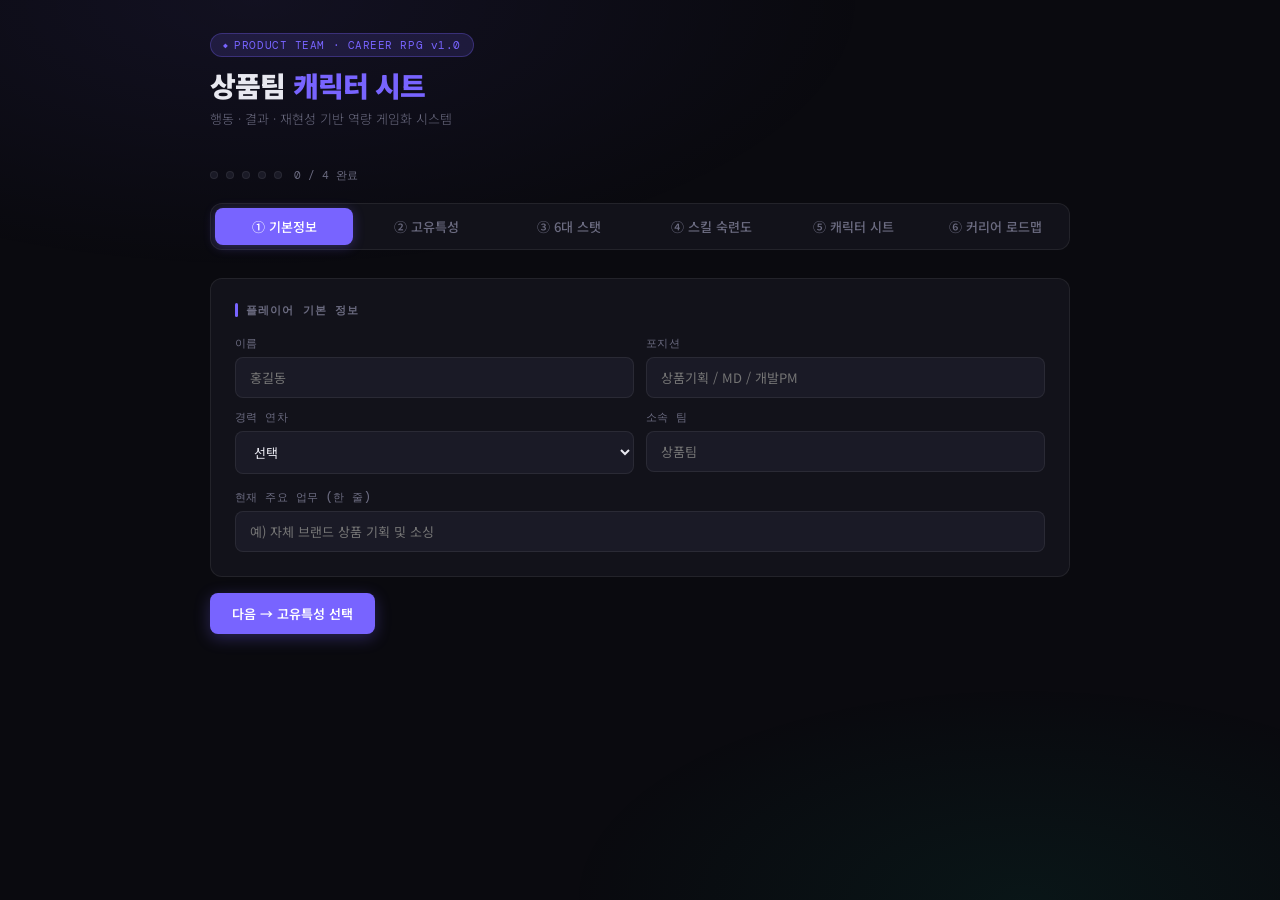
<file: index.html>
<!DOCTYPE html>
<html lang="ko">
<head>
<meta charset="UTF-8">
<meta name="viewport" content="width=device-width, initial-scale=1.0">
<title>상품팀 캐릭터 시트</title>
<link href="https://fonts.googleapis.com/css2?family=Noto+Sans+KR:wght@300;400;500;700;900&family=DM+Mono:wght@400;500&display=swap" rel="stylesheet">
<style>
  :root {
    --bg: #0a0a0f;
    --bg2: #12121a;
    --bg3: #1a1a26;
    --border: rgba(255,255,255,0.07);
    --border-active: rgba(120,100,255,0.4);
    --text: #e8e8f0;
    --text-muted: #6b6b80;
    --text-dim: #3a3a50;
    --accent: #7864ff;
    --accent2: #ff6b6b;
    --accent3: #ffd166;
    --accent4: #06d6a0;
    --accent5: #4ecdc4;
    --str: #ff6b6b;
    --agi: #4ecdc4;
    --sen: #ffd166;
    --int: #7864ff;
    --cha: #ff9f43;
    --sta: #06d6a0;
    --lv0: #3a3a50;
    --lv1: #4a6fa5;
    --lv2: #2ecc71;
    --lv3: #f39c12;
    --lv4: #e74c3c;
    --lv5: #9b59b6;
    --radius: 12px;
    --radius-sm: 8px;
  }

  * { margin: 0; padding: 0; box-sizing: border-box; }

  body {
    background: var(--bg);
    color: var(--text);
    font-family: 'Noto Sans KR', sans-serif;
    font-size: 14px;
    min-height: 100vh;
    overflow-x: hidden;
  }

  /* ── 배경 노이즈 효과 ── */
  body::before {
    content: '';
    position: fixed;
    inset: 0;
    background-image:
      radial-gradient(ellipse 80% 50% at 20% 0%, rgba(120,100,255,0.08) 0%, transparent 60%),
      radial-gradient(ellipse 60% 40% at 80% 100%, rgba(6,214,160,0.06) 0%, transparent 60%);
    pointer-events: none;
    z-index: 0;
  }

  .container {
    max-width: 900px;
    margin: 0 auto;
    padding: 32px 20px 80px;
    position: relative;
    z-index: 1;
  }

  /* ── 헤더 ── */
  .header {
    display: flex;
    align-items: flex-start;
    justify-content: space-between;
    margin-bottom: 40px;
    gap: 20px;
    flex-wrap: wrap;
  }

  .header-left {}
  .game-badge {
    display: inline-flex;
    align-items: center;
    gap: 6px;
    background: rgba(120,100,255,0.15);
    border: 1px solid rgba(120,100,255,0.3);
    border-radius: 20px;
    padding: 4px 12px;
    font-size: 11px;
    color: var(--accent);
    font-family: 'DM Mono', monospace;
    letter-spacing: 0.05em;
    margin-bottom: 12px;
  }

  .game-badge::before {
    content: '◆';
    font-size: 8px;
  }

  h1 {
    font-size: 28px;
    font-weight: 900;
    letter-spacing: -0.03em;
    line-height: 1.2;
  }

  h1 span {
    color: var(--accent);
  }

  .subtitle {
    font-size: 13px;
    color: var(--text-muted);
    margin-top: 6px;
    font-weight: 300;
  }

  /* ── 탭 네비 ── */
  .tabs {
    display: flex;
    gap: 4px;
    background: var(--bg2);
    border: 1px solid var(--border);
    border-radius: var(--radius);
    padding: 4px;
    margin-bottom: 28px;
  }

  .tab-btn {
    flex: 1;
    padding: 9px 12px;
    border: none;
    border-radius: var(--radius-sm);
    background: transparent;
    color: var(--text-muted);
    font-family: 'Noto Sans KR', sans-serif;
    font-size: 13px;
    font-weight: 500;
    cursor: pointer;
    transition: all 0.2s;
  }

  .tab-btn.active {
    background: var(--accent);
    color: #fff;
    box-shadow: 0 2px 12px rgba(120,100,255,0.3);
  }

  .tab-btn:hover:not(.active) {
    background: var(--bg3);
    color: var(--text);
  }

  .tab-panel { display: none; }
  .tab-panel.active { display: block; }

  /* ── 섹션 카드 ── */
  .card {
    background: var(--bg2);
    border: 1px solid var(--border);
    border-radius: var(--radius);
    padding: 24px;
    margin-bottom: 16px;
    transition: border-color 0.2s;
  }

  .card:hover { border-color: rgba(255,255,255,0.12); }

  .card-title {
    font-size: 11px;
    font-weight: 700;
    letter-spacing: 0.1em;
    color: var(--text-muted);
    text-transform: uppercase;
    font-family: 'DM Mono', monospace;
    margin-bottom: 18px;
    display: flex;
    align-items: center;
    gap: 8px;
  }

  .card-title::before {
    content: '';
    display: inline-block;
    width: 3px;
    height: 14px;
    background: var(--accent);
    border-radius: 2px;
  }

  /* ── 플레이어 정보 ── */
  .player-info {
    display: grid;
    grid-template-columns: 1fr 1fr;
    gap: 12px;
    margin-bottom: 16px;
  }

  .input-group {
    display: flex;
    flex-direction: column;
    gap: 6px;
  }

  .input-label {
    font-size: 11px;
    color: var(--text-muted);
    font-weight: 500;
    font-family: 'DM Mono', monospace;
    letter-spacing: 0.04em;
  }

  input[type="text"], select, textarea {
    background: var(--bg3);
    border: 1px solid var(--border);
    border-radius: var(--radius-sm);
    padding: 10px 14px;
    color: var(--text);
    font-family: 'Noto Sans KR', sans-serif;
    font-size: 13px;
    outline: none;
    transition: border-color 0.2s;
    width: 100%;
  }

  input[type="text"]:focus, select:focus, textarea:focus {
    border-color: var(--border-active);
  }

  select option { background: var(--bg2); }

  textarea { resize: vertical; min-height: 80px; }

  /* ── 고유 특성 선택 ── */
  .passive-grid {
    display: grid;
    grid-template-columns: repeat(auto-fill, minmax(240px, 1fr));
    gap: 8px;
  }

  .passive-item {
    display: flex;
    align-items: flex-start;
    gap: 10px;
    padding: 12px 14px;
    background: var(--bg3);
    border: 1px solid var(--border);
    border-radius: var(--radius-sm);
    cursor: pointer;
    transition: all 0.15s;
    user-select: none;
  }

  .passive-item:hover {
    border-color: rgba(255,255,255,0.15);
    background: rgba(255,255,255,0.04);
  }

  .passive-item.selected {
    border-color: var(--accent);
    background: rgba(120,100,255,0.1);
  }

  .passive-item.locked {
    opacity: 0.4;
    cursor: not-allowed;
  }

  .passive-item.locked:hover {
    border-color: var(--border);
    background: var(--bg3);
  }

  .passive-check {
    width: 18px;
    height: 18px;
    border: 1.5px solid var(--border-active);
    border-radius: 4px;
    flex-shrink: 0;
    margin-top: 1px;
    display: flex;
    align-items: center;
    justify-content: center;
    font-size: 10px;
    transition: all 0.15s;
  }

  .passive-item.selected .passive-check {
    background: var(--accent);
    border-color: var(--accent);
  }

  .passive-item.selected .passive-check::after {
    content: '✓';
    color: white;
    font-weight: 700;
  }

  .passive-name {
    font-size: 14px;
    font-weight: 700;
    line-height: 1.4;
    flex: 1;
    color: var(--text);
  }

  .passive-name small {
    display: block;
    font-size: 12px;
    color: rgba(200, 200, 220, 0.75);
    font-weight: 400;
    margin-top: 4px;
    line-height: 1.5;
  }

  .stat-badge {
    font-size: 10px;
    font-family: 'DM Mono', monospace;
    padding: 2px 6px;
    border-radius: 4px;
    font-weight: 500;
    flex-shrink: 0;
  }

  .stat-STR { background: rgba(255,107,107,0.2); color: var(--str); }
  .stat-AGI { background: rgba(78,205,196,0.2); color: var(--agi); }
  .stat-SEN { background: rgba(255,209,102,0.2); color: var(--sen); }
  .stat-INT { background: rgba(120,100,255,0.2); color: var(--int); }
  .stat-CHA { background: rgba(255,159,67,0.2); color: var(--cha); }
  .stat-STA { background: rgba(6,214,160,0.2); color: var(--sta); }

  /* ── 스탯 바 ── */
  .stats-grid {
    display: flex;
    flex-direction: column;
    gap: 16px;
  }

  .stat-row {
    display: grid;
    grid-template-columns: 80px 1fr 40px;
    align-items: center;
    gap: 14px;
  }

  .stat-name {
    font-size: 12px;
    font-family: 'DM Mono', monospace;
    font-weight: 500;
    display: flex;
    flex-direction: column;
    gap: 2px;
  }

  .stat-name-en { color: var(--text); }
  .stat-name-kr { font-size: 10px; color: var(--text-muted); font-family: 'Noto Sans KR', sans-serif; }

  .stat-bar-wrap {
    position: relative;
    height: 6px;
    background: var(--bg3);
    border-radius: 10px;
    overflow: hidden;
    cursor: pointer;
  }

  .stat-bar-fill {
    height: 100%;
    border-radius: 10px;
    transition: width 0.4s cubic-bezier(0.4, 0, 0.2, 1);
  }

  .stat-bar-wrap:hover .stat-bar-fill {
    filter: brightness(1.2);
  }

  /* 클릭 세그먼트 */
  .stat-segments {
    display: flex;
    gap: 2px;
    height: 6px;
  }

  .stat-seg {
    flex: 1;
    border-radius: 3px;
    background: var(--bg3);
    cursor: pointer;
    transition: all 0.15s;
  }

  .stat-seg.active { }
  .stat-seg:hover { opacity: 0.8; }

  .stat-value {
    font-size: 14px;
    font-weight: 700;
    font-family: 'DM Mono', monospace;
    text-align: right;
  }

  .stat-fill-STR { background: var(--str); }
  .stat-fill-AGI { background: var(--agi); }
  .stat-fill-SEN { background: var(--sen); }
  .stat-fill-INT { background: var(--int); }
  .stat-fill-CHA { background: var(--cha); }
  .stat-fill-STA { background: var(--sta); }

  .stat-color-STR { color: var(--str); }
  .stat-color-AGI { color: var(--agi); }
  .stat-color-SEN { color: var(--sen); }
  .stat-color-INT { color: var(--int); }
  .stat-color-CHA { color: var(--cha); }
  .stat-color-STA { color: var(--sta); }

  /* 증거 입력 */
  .evidence-box {
    background: var(--bg3);
    border: 1px solid var(--border);
    border-radius: var(--radius-sm);
    padding: 14px;
    margin-top: 8px;
    display: none;
  }

  .evidence-box.open { display: block; }

  .evidence-row {
    display: grid;
    grid-template-columns: 60px 1fr;
    gap: 8px;
    margin-bottom: 8px;
    align-items: flex-start;
  }

  .evidence-row:last-child { margin-bottom: 0; }

  .evidence-tag {
    font-size: 10px;
    font-family: 'DM Mono', monospace;
    color: var(--accent);
    padding-top: 10px;
    font-weight: 500;
  }

  /* ── 액티브 스킬 ── */
  .skill-list {
    display: flex;
    flex-direction: column;
    gap: 14px;
  }

  .skill-item {
    background: var(--bg3);
    border: 1px solid var(--border);
    border-radius: var(--radius-sm);
    padding: 16px;
    transition: border-color 0.2s;
  }

  .skill-item:hover { border-color: rgba(255,255,255,0.12); }

  .skill-header {
    display: flex;
    align-items: flex-start;
    justify-content: space-between;
    gap: 12px;
    margin-bottom: 12px;
  }

  .skill-name {
    font-size: 14px;
    font-weight: 700;
    flex: 1;
  }

  .skill-desc {
    font-size: 12px;
    color: var(--text-muted);
    font-weight: 300;
    margin-top: 2px;
  }

  /* 레벨 선택 세그먼트 버튼 */
  .level-selector {
    display: flex;
    gap: 4px;
    flex-wrap: wrap;
  }

  .level-btn {
    padding: 5px 10px;
    border-radius: 6px;
    border: 1px solid var(--border);
    background: transparent;
    color: var(--text-muted);
    font-size: 11px;
    font-family: 'DM Mono', monospace;
    cursor: pointer;
    transition: all 0.15s;
    white-space: nowrap;
  }

  .level-btn:hover { border-color: rgba(255,255,255,0.2); color: var(--text); }

  .level-btn.lv0.active { background: rgba(58,58,80,0.8); border-color: var(--lv0); color: #aaa; }
  .level-btn.lv1.active { background: rgba(74,111,165,0.3); border-color: var(--lv1); color: #6fa3d8; }
  .level-btn.lv2.active { background: rgba(46,204,113,0.2); border-color: var(--lv2); color: var(--lv2); }
  .level-btn.lv3.active { background: rgba(243,156,18,0.2); border-color: var(--lv3); color: var(--lv3); }
  .level-btn.lv4.active { background: rgba(231,76,60,0.2); border-color: var(--lv4); color: var(--lv4); }
  .level-btn.lv5.active { background: rgba(155,89,182,0.2); border-color: var(--lv5); color: var(--lv5); }

  /* 레벨 정의 참조 박스 */
  .level-ref {
    background: var(--bg3);
    border: 1px solid var(--border);
    border-radius: var(--radius-sm);
    padding: 14px 18px;
    display: grid;
    grid-template-columns: repeat(3, 1fr);
    gap: 8px;
  }

  .level-def {
    display: flex;
    align-items: flex-start;
    gap: 8px;
    padding: 8px;
    border-radius: 6px;
    background: rgba(255,255,255,0.02);
    cursor: pointer;
    transition: background 0.15s;
  }

  .level-def:hover { background: rgba(255,255,255,0.05); }

  .level-dot {
    width: 8px;
    height: 8px;
    border-radius: 50%;
    flex-shrink: 0;
    margin-top: 4px;
  }

  .level-def-text {
    font-size: 12px;
    line-height: 1.5;
  }

  .level-def-num {
    font-family: 'DM Mono', monospace;
    font-size: 11px;
    font-weight: 700;
  }

  .level-def-desc {
    font-size: 11px;
    color: var(--text-muted);
    font-weight: 300;
    margin-top: 1px;
  }

  /* ── 스킬트리 (성장경로) ── */
  .skill-tree {
    display: flex;
    flex-direction: column;
    gap: 16px;
  }

  .tree-node {
    display: flex;
    gap: 16px;
    align-items: flex-start;
  }

  .tree-line {
    display: flex;
    flex-direction: column;
    align-items: center;
    gap: 0;
    flex-shrink: 0;
  }

  .tree-dot {
    width: 28px;
    height: 28px;
    border-radius: 50%;
    border: 2px solid var(--border);
    display: flex;
    align-items: center;
    justify-content: center;
    font-size: 11px;
    font-family: 'DM Mono', monospace;
    font-weight: 700;
    flex-shrink: 0;
    cursor: pointer;
    transition: all 0.2s;
  }

  .tree-dot.current {
    border-color: var(--accent);
    color: var(--accent);
    box-shadow: 0 0 16px rgba(120,100,255,0.3);
  }

  .tree-dot.future {
    border-color: var(--accent3);
    color: var(--accent3);
    box-shadow: 0 0 16px rgba(255,209,102,0.2);
  }

  .tree-connector {
    width: 2px;
    height: 24px;
    background: linear-gradient(to bottom, var(--accent), var(--accent3));
    opacity: 0.3;
    margin: 4px 0;
  }

  .tree-content {
    flex: 1;
    padding-top: 4px;
  }

  .tree-title {
    font-size: 15px;
    font-weight: 700;
    margin-bottom: 4px;
  }

  .tree-sub {
    font-size: 12px;
    color: var(--text-muted);
    font-weight: 300;
    line-height: 1.6;
  }

  .tree-tags {
    display: flex;
    flex-wrap: wrap;
    gap: 6px;
    margin-top: 10px;
  }

  .tree-tag {
    font-size: 11px;
    padding: 3px 10px;
    border-radius: 20px;
    border: 1px solid var(--border);
    color: var(--text-muted);
  }

  /* ── 최종 캐릭터 시트 출력 ── */
  .character-sheet {
    background: var(--bg2);
    border: 1px solid var(--border);
    border-radius: var(--radius);
    overflow: hidden;
  }

  .cs-header {
    background: linear-gradient(135deg, rgba(120,100,255,0.2), rgba(6,214,160,0.1));
    border-bottom: 1px solid var(--border);
    padding: 24px;
    display: flex;
    align-items: flex-start;
    justify-content: space-between;
    gap: 16px;
    flex-wrap: wrap;
  }

  .cs-name {
    font-size: 22px;
    font-weight: 900;
    letter-spacing: -0.02em;
  }

  .cs-title {
    font-size: 13px;
    color: var(--text-muted);
    margin-top: 4px;
  }

  .cs-body { padding: 24px; }

  .cs-section {
    margin-bottom: 24px;
  }

  .cs-section-title {
    font-size: 10px;
    font-family: 'DM Mono', monospace;
    color: var(--text-dim);
    text-transform: uppercase;
    letter-spacing: 0.1em;
    margin-bottom: 12px;
  }

  .cs-passives {
    display: flex;
    flex-wrap: wrap;
    gap: 8px;
  }

  .cs-passive-tag {
    padding: 6px 14px;
    border-radius: 20px;
    border: 1px solid var(--accent);
    color: var(--accent);
    font-size: 12px;
    font-weight: 500;
    background: rgba(120,100,255,0.08);
  }

  .cs-stats-mini {
    display: grid;
    grid-template-columns: repeat(6, 1fr);
    gap: 8px;
  }

  .cs-stat-mini {
    text-align: center;
    padding: 10px 6px;
    background: var(--bg3);
    border-radius: var(--radius-sm);
    border: 1px solid var(--border);
  }

  .cs-stat-mini-val {
    font-size: 20px;
    font-weight: 700;
    font-family: 'DM Mono', monospace;
  }

  .cs-stat-mini-name {
    font-size: 10px;
    color: var(--text-muted);
    font-family: 'DM Mono', monospace;
    margin-top: 2px;
  }

  .cs-skills-table {
    width: 100%;
    border-collapse: collapse;
  }

  .cs-skills-table tr {
    border-bottom: 1px solid var(--border);
  }

  .cs-skills-table tr:last-child { border-bottom: none; }

  .cs-skills-table td {
    padding: 8px 0;
    font-size: 13px;
  }

  .cs-skills-table td:last-child {
    text-align: right;
  }

  .lv-pill {
    font-size: 11px;
    font-family: 'DM Mono', monospace;
    padding: 3px 10px;
    border-radius: 20px;
    font-weight: 500;
  }

  .lv-pill-0 { background: rgba(58,58,80,0.8); color: #888; }
  .lv-pill-1 { background: rgba(74,111,165,0.3); color: #6fa3d8; }
  .lv-pill-2 { background: rgba(46,204,113,0.2); color: var(--lv2); }
  .lv-pill-3 { background: rgba(243,156,18,0.2); color: var(--lv3); }
  .lv-pill-4 { background: rgba(231,76,60,0.2); color: var(--lv4); }
  .lv-pill-5 { background: rgba(155,89,182,0.2); color: var(--lv5); }

  /* 육각형 레이더 */
  .radar-wrap {
    display: flex;
    justify-content: center;
    padding: 10px 0;
  }

  /* ── 버튼 ── */
  .btn {
    display: inline-flex;
    align-items: center;
    gap: 8px;
    padding: 11px 22px;
    border-radius: var(--radius-sm);
    font-family: 'Noto Sans KR', sans-serif;
    font-size: 13px;
    font-weight: 600;
    cursor: pointer;
    transition: all 0.2s;
    border: none;
  }

  .btn-primary {
    background: var(--accent);
    color: white;
    box-shadow: 0 4px 16px rgba(120,100,255,0.3);
  }

  .btn-primary:hover {
    background: #8f78ff;
    transform: translateY(-1px);
    box-shadow: 0 6px 20px rgba(120,100,255,0.4);
  }

  .btn-secondary {
    background: var(--bg3);
    color: var(--text);
    border: 1px solid var(--border);
  }

  .btn-secondary:hover {
    border-color: rgba(255,255,255,0.2);
    background: rgba(255,255,255,0.06);
  }

  .btn-row {
    display: flex;
    gap: 10px;
    flex-wrap: wrap;
    margin-top: 8px;
  }

  /* 레이더 차트 */
  svg.radar text {
    font-family: 'DM Mono', monospace;
    font-size: 11px;
    fill: var(--text-muted);
  }

  /* 진행 표시 */
  .step-indicator {
    display: flex;
    gap: 8px;
    align-items: center;
    margin-bottom: 20px;
  }

  .step-dot {
    width: 8px;
    height: 8px;
    border-radius: 50%;
    background: var(--bg3);
    border: 1px solid var(--border);
    transition: all 0.2s;
  }

  .step-dot.done {
    background: var(--accent);
    border-color: var(--accent);
    box-shadow: 0 0 8px rgba(120,100,255,0.5);
  }

  /* ── 커리어 로드맵 ── */
  .road-stage {
    background: var(--bg3);
    border: 1px solid var(--border);
    border-radius: var(--radius-sm);
    overflow: hidden;
    transition: border-color 0.2s;
  }

  .road-stage:hover { border-color: rgba(255,255,255,0.12); }

  .road-stage-header {
    display: flex;
    align-items: center;
    justify-content: space-between;
    padding: 16px 18px;
    cursor: pointer;
    user-select: none;
    gap: 12px;
  }

  .road-stage-left {
    display: flex;
    align-items: flex-start;
    gap: 14px;
    flex: 1;
  }

  .road-num {
    width: 36px;
    height: 36px;
    border-radius: 50%;
    display: flex;
    align-items: center;
    justify-content: center;
    font-size: 15px;
    font-weight: 700;
    font-family: 'DM Mono', monospace;
    flex-shrink: 0;
    margin-top: 2px;
  }

  .current-stage { background: rgba(120,100,255,0.2); border: 2px solid var(--accent); color: var(--accent); }
  .mid-stage     { background: rgba(6,214,160,0.15);  border: 2px solid var(--accent4); color: var(--accent4); }
  .final-stage   { background: rgba(255,209,102,0.15); border: 2px solid var(--accent3); color: var(--accent3); }

  .road-stage-title {
    font-size: 14px;
    font-weight: 700;
    line-height: 1.4;
    display: flex;
    align-items: center;
    gap: 8px;
    flex-wrap: wrap;
  }

  .road-stage-sub {
    font-size: 12px;
    color: rgba(200,200,220,0.7);
    font-weight: 400;
    margin-top: 3px;
    line-height: 1.5;
  }

  .road-class-badge {
    font-size: 10px;
    padding: 2px 8px;
    border-radius: 20px;
    font-weight: 600;
    font-family: 'DM Mono', monospace;
    white-space: nowrap;
  }

  .current-badge { background: rgba(120,100,255,0.2); color: var(--accent); border: 1px solid rgba(120,100,255,0.4); }
  .mid-badge     { background: rgba(6,214,160,0.15);  color: var(--accent4); border: 1px solid rgba(6,214,160,0.3); }
  .final-badge   { background: rgba(255,209,102,0.15); color: var(--accent3); border: 1px solid rgba(255,209,102,0.3); }

  .road-chevron {
    color: var(--text-muted);
    font-size: 16px;
    transition: transform 0.2s;
    flex-shrink: 0;
  }

  .road-stage-body {
    display: none;
    padding: 0 18px 18px;
    border-top: 1px solid var(--border);
  }

  .road-stage-body.open { display: block; }

  .road-metaphor {
    font-size: 12px;
    font-style: italic;
    color: rgba(200,200,220,0.65);
    padding: 12px 14px;
    border-left: 3px solid rgba(120,100,255,0.4);
    background: rgba(120,100,255,0.05);
    border-radius: 0 6px 6px 0;
    margin: 14px 0 16px;
    line-height: 1.6;
  }

  .road-grid {
    display: grid;
    grid-template-columns: repeat(3, 1fr);
    gap: 12px;
    margin-bottom: 16px;
  }

  .road-col {
    background: rgba(255,255,255,0.03);
    border: 1px solid var(--border);
    border-radius: var(--radius-sm);
    padding: 12px;
  }

  .road-col-title {
    font-size: 10px;
    font-family: 'DM Mono', monospace;
    color: var(--text-muted);
    text-transform: uppercase;
    letter-spacing: 0.06em;
    margin-bottom: 8px;
  }

  .road-col-body {
    font-size: 12px;
    color: rgba(200,200,220,0.8);
    line-height: 1.6;
  }

  .road-skill-tags {
    display: flex;
    flex-wrap: wrap;
    gap: 5px;
  }

  .road-skill-tag {
    font-size: 11px;
    padding: 3px 9px;
    border-radius: 20px;
    border: 1px solid var(--border);
    color: var(--text-muted);
    background: rgba(255,255,255,0.03);
  }

  .road-skill-tag.unlock {
    border-color: rgba(6,214,160,0.3);
    color: var(--accent4);
    background: rgba(6,214,160,0.07);
  }

  .road-skill-tag.final {
    border-color: rgba(255,209,102,0.3);
    color: var(--accent3);
    background: rgba(255,209,102,0.07);
  }

  .road-quest {
    background: rgba(120,100,255,0.07);
    border: 1px solid rgba(120,100,255,0.25);
    border-radius: var(--radius-sm);
    padding: 12px 14px;
    margin-bottom: 14px;
  }

  .road-quest-label {
    font-size: 11px;
    font-family: 'DM Mono', monospace;
    color: var(--accent);
    font-weight: 600;
    margin-bottom: 6px;
    letter-spacing: 0.04em;
  }

  .road-quest-text {
    font-size: 12px;
    color: rgba(200,200,220,0.85);
    line-height: 1.6;
  }

  .road-unlock-check {
    display: flex;
    flex-direction: column;
    gap: 8px;
  }

  .road-check-row {
    display: flex;
    align-items: flex-start;
    gap: 10px;
    cursor: pointer;
    font-size: 12px;
    color: rgba(200,200,220,0.75);
    line-height: 1.5;
    padding: 6px 10px;
    border-radius: 6px;
    border: 1px solid transparent;
    transition: all 0.15s;
  }

  .road-check-row:hover { background: rgba(255,255,255,0.03); border-color: var(--border); }

  .road-check-row input[type="checkbox"] {
    width: 15px;
    height: 15px;
    flex-shrink: 0;
    margin-top: 1px;
    accent-color: var(--accent);
    cursor: pointer;
  }

  .road-check-row:has(input:checked) {
    color: var(--text);
    text-decoration: none;
  }

  .road-arrow-wrap {
    display: flex;
    flex-direction: column;
    align-items: center;
    padding: 8px 0;
    gap: 4px;
  }

  .road-arrow-line {
    width: 2px;
    height: 20px;
    background: linear-gradient(to bottom, var(--accent), var(--accent4));
    opacity: 0.4;
  }

  .road-arrow-label {
    font-size: 11px;
    font-family: 'DM Mono', monospace;
    color: var(--text-muted);
    text-align: center;
  }

  @media (max-width: 600px) {
    .road-grid { grid-template-columns: 1fr; }
    .road-stage-title { font-size: 13px; }
  }

  /* notice */
  .notice {
    font-size: 12px;
    color: var(--text-muted);
    padding: 10px 14px;
    background: rgba(120,100,255,0.08);
    border-left: 3px solid var(--accent);
    border-radius: 0 6px 6px 0;
    line-height: 1.6;
  }

  /* 레이더 오버레이 */
  .radar-overlay {
    position: absolute;
    inset: 0;
    pointer-events: none;
  }

  /* 반응형 */
  @media (max-width: 600px) {
    .player-info { grid-template-columns: 1fr; }
    .passive-grid { grid-template-columns: 1fr; }
    .stat-row { grid-template-columns: 70px 1fr 36px; gap: 10px; }
    .level-ref { grid-template-columns: 1fr 1fr; }
    .cs-stats-mini { grid-template-columns: repeat(3, 1fr); }
    .level-selector { gap: 3px; }
    .level-btn { font-size: 10px; padding: 4px 8px; }
  }
</style>
</head>
<body>
<div class="container">

  <!-- 헤더 -->
  <div class="header">
    <div class="header-left">
      <div class="game-badge">PRODUCT TEAM · CAREER RPG v1.0</div>
      <h1>상품팀 <span>캐릭터 시트</span></h1>
      <p class="subtitle">행동 · 결과 · 재현성 기반 역량 게임화 시스템</p>
    </div>
  </div>

  <!-- 진행 표시 -->
  <div class="step-indicator" id="stepIndicator">
    <div class="step-dot" id="dot0"></div>
    <div class="step-dot" id="dot1"></div>
    <div class="step-dot" id="dot2"></div>
    <div class="step-dot" id="dot3"></div>
    <div class="step-dot" id="dot4"></div>
    <span style="font-size:11px;color:var(--text-muted);font-family:'DM Mono',monospace;margin-left:4px" id="stepLabel">0 / 4 완료</span>
  </div>

  <!-- 탭 -->
  <div class="tabs">
    <button class="tab-btn active" onclick="switchTab('basic')">① 기본정보</button>
    <button class="tab-btn" onclick="switchTab('passive')">② 고유특성</button>
    <button class="tab-btn" onclick="switchTab('stats')">③ 6대 스탯</button>
    <button class="tab-btn" onclick="switchTab('skills')">④ 스킬 숙련도</button>
    <button class="tab-btn" onclick="switchTab('sheet')">⑤ 캐릭터 시트</button>
    <button class="tab-btn" onclick="switchTab('roadmap')">⑥ 커리어 로드맵</button>
  </div>

  <!-- ① 기본 정보 -->
  <div class="tab-panel active" id="tab-basic">
    <div class="card">
      <div class="card-title">플레이어 기본 정보</div>
      <div class="player-info">
        <div class="input-group">
          <label class="input-label">이름</label>
          <input type="text" id="playerName" placeholder="홍길동">
        </div>
        <div class="input-group">
          <label class="input-label">포지션</label>
          <input type="text" id="playerRole" placeholder="상품기획 / MD / 개발PM">
        </div>
        <div class="input-group">
          <label class="input-label">경력 연차</label>
          <select id="playerYear">
            <option value="">선택</option>
            <option>1년 미만</option>
            <option>1~2년</option>
            <option>3~5년</option>
            <option>6~10년</option>
            <option>10년 이상</option>
          </select>
        </div>
        <div class="input-group">
          <label class="input-label">소속 팀</label>
          <input type="text" id="playerTeam" placeholder="상품팀">
        </div>
      </div>
      <div class="input-group">
        <label class="input-label">현재 주요 업무 (한 줄)</label>
        <input type="text" id="playerJob" placeholder="예) 자체 브랜드 상품 기획 및 소싱">
      </div>
    </div>

    <div class="btn-row">
      <button class="btn btn-primary" onclick="switchTab('passive')">다음 → 고유특성 선택</button>
    </div>
  </div>

  <!-- ② 고유 특성 -->
  <div class="tab-panel" id="tab-passive">
    <div class="card">
      <div class="card-title">고유 특성 (Passive Skills) — 2개 선택</div>
      <p class="notice" style="margin-bottom:16px">나의 본질적인 기질에 가장 가까운 것을 골라주세요. 최대 2개 선택 가능합니다.</p>
      <div class="passive-grid" id="passiveGrid"></div>
    </div>
    <div class="btn-row">
      <button class="btn btn-secondary" onclick="switchTab('basic')">← 이전</button>
      <button class="btn btn-primary" onclick="switchTab('stats')">다음 → 6대 스탯 입력</button>
    </div>
  </div>

  <!-- ③ 6대 스탯 -->
  <div class="tab-panel" id="tab-stats">
    <div class="card">
      <div class="card-title">6대 핵심 스탯 (1~10점)</div>
      <p class="notice" style="margin-bottom:20px">점수 바를 클릭해 점수를 설정하세요. 각 스탯 클릭 시 증거 입력 폼이 열립니다.</p>
      <div class="stats-grid" id="statsGrid"></div>
    </div>
    <div class="btn-row">
      <button class="btn btn-secondary" onclick="switchTab('passive')">← 이전</button>
      <button class="btn btn-primary" onclick="switchTab('skills')">다음 → 스킬 숙련도</button>
    </div>
  </div>

  <!-- ④ 스킬 숙련도 -->
  <div class="tab-panel" id="tab-skills">
    <div class="card">
      <div class="card-title">액티브 스킬 숙련도</div>
      <p class="notice" style="margin-bottom:20px">각 스킬의 현재 레벨을 선택하세요. 레벨 기준은 ① 기본정보 탭 하단을 참조하세요.</p>
      <div class="skill-list" id="skillList"></div>
    </div>
    <div class="btn-row">
      <button class="btn btn-secondary" onclick="switchTab('stats')">← 이전</button>
      <button class="btn btn-primary" onclick="generateSheet()">⚡ 캐릭터 시트 생성</button>
    </div>
  </div>

  <!-- ⑤ 캐릭터 시트 -->
  <div class="tab-panel" id="tab-sheet">
    <div id="sheetOutput"></div>
    <div class="btn-row">
      <button class="btn btn-secondary" onclick="switchTab('skills')">← 수정하기</button>
      <button class="btn btn-primary" onclick="window.print()">🖨 인쇄 / PDF 저장</button>
    </div>
  </div>

  <!-- ⑥ 커리어 로드맵 -->
  <div class="tab-panel" id="tab-roadmap">

    <div class="card">
      <div class="card-title">전직 로드맵 — Optimizer → Brand Founder</div>
      <p class="notice" style="margin-bottom:24px">현재의 강점을 버리는 게 아니라, <strong style="color:var(--accent)">디딤돌 삼아 다음 단계를 해금(Unlock)</strong>하는 전직 퀘스트입니다. 각 스테이지의 달성 여부를 체크해보세요.</p>

      <!-- Stage 1 -->
      <div class="road-stage" id="stage1">
        <div class="road-stage-header" onclick="toggleStage('stage1')">
          <div class="road-stage-left">
            <div class="road-num current-stage">1</div>
            <div>
              <div class="road-stage-title">
                <span class="road-class-badge current-badge">현재 단계</span>
                Platform Builder — The Optimizer
              </div>
              <div class="road-stage-sub">정해진 시스템 안에서 실패 없는 상품을 설계·출시하는 마스터 대장장이</div>
            </div>
          </div>
          <div class="road-chevron">▾</div>
        </div>
        <div class="road-stage-body open" id="body-stage1">
          <div class="road-metaphor">
            "남이 만든 세계관(플랫폼)에서 가장 효율적인 병기를 제조하는 장인"
          </div>
          <div class="road-grid">
            <div class="road-col">
              <div class="road-col-title">핵심 미션</div>
              <div class="road-col-body">조건에 최적화된 상품 공급. 스펙 매칭·단가 협상·재고 관리로 플랫폼 내 성공률 극대화</div>
            </div>
            <div class="road-col">
              <div class="road-col-title">필요 역량</div>
              <div class="road-skill-tags">
                <span class="road-skill-tag">소싱 네트워크</span>
                <span class="road-skill-tag">스펙 매칭</span>
                <span class="road-skill-tag">단가 협상</span>
                <span class="road-skill-tag">재고 관리</span>
                <span class="road-skill-tag">출시 프로세스</span>
              </div>
            </div>
            <div class="road-col">
              <div class="road-col-title">성장 지표 (KPI)</div>
              <div class="road-col-body">
                상품 출시 성공률 <span style="color:var(--accent);font-family:'DM Mono',monospace">≥ 90%</span><br>
                이익률(Margin) <span style="color:var(--accent);font-family:'DM Mono',monospace">≥ 30%</span><br>
                품절률 <span style="color:var(--accent);font-family:'DM Mono',monospace">≤ 5%</span><br>
                출시 일정 준수율 <span style="color:var(--accent);font-family:'DM Mono',monospace">≥ 95%</span><br>
                소싱 단가 절감률 <span style="color:var(--accent);font-family:'DM Mono',monospace">전년比 ↓</span>
              </div>
            </div>
          </div>
          <div class="road-quest">
            <div class="road-quest-label">🎯 전직 퀘스트</div>
            <div class="road-quest-text">서로 다른 3개 이상의 플랫폼 특성에 맞춘 최적 스펙 상품군을 직접 런칭하고, 각각의 이익률·성공 데이터를 보유하기</div>
          </div>
          <div class="road-unlock-check">
            <label class="road-check-row">
              <input type="checkbox" id="q1a" onchange="updateUnlock()">
              <span>3개 이상 플랫폼 특성 기반 상품 런칭 경험 보유</span>
            </label>
            <label class="road-check-row">
              <input type="checkbox" id="q1b" onchange="updateUnlock()">
              <span>이익률·품절률 데이터를 스스로 관리하는 루틴 보유</span>
            </label>
            <label class="road-check-row">
              <input type="checkbox" id="q1c" onchange="updateUnlock()">
              <span>소싱·QC 프로세스가 문서화·매뉴얼화되어 있음</span>
            </label>
          </div>
        </div>
      </div>

      <!-- 화살표 -->
      <div class="road-arrow-wrap">
        <div class="road-arrow-line"></div>
        <div class="road-arrow-label" id="unlock-arrow1">
          <span id="unlock-txt1">퀘스트 달성 시 다음 단계 해금 ↓</span>
        </div>
      </div>

      <!-- Stage 2 -->
      <div class="road-stage" id="stage2">
        <div class="road-stage-header" onclick="toggleStage('stage2')">
          <div class="road-stage-left">
            <div class="road-num mid-stage">2</div>
            <div>
              <div class="road-stage-title">
                <span class="road-class-badge mid-badge">과도기 전직</span>
                Brand Owner — The Storyteller
              </div>
              <div class="road-stage-sub">제품에 '이유(Why)'와 '맥락(Context)'을 입히기 시작하는 장인</div>
            </div>
          </div>
          <div class="road-chevron">▾</div>
        </div>
        <div class="road-stage-body open" id="body-stage2">
          <div class="road-metaphor" style="border-color:rgba(6,214,160,0.35);background:rgba(6,214,160,0.05);">
            "자신만의 인장을 새긴 커스텀 장비를 만들기 시작한 장인 — 스펙을 넘어 '이야기'를 팔기 시작함. Stage 1의 실행력은 그대로 유지하면서, 이제는 '왜 이 상품이어야 하는가?'를 고객에게 설득하는 언어를 만드는 단계"
          </div>
          <div class="road-grid">
            <div class="road-col">
              <div class="road-col-title">핵심 미션</div>
              <div class="road-col-body">
                스펙 최적화 역량은 유지하면서, 상품에 브랜드 맥락을 입히기 시작. "이 상품이 왜 존재해야 하는가?"라는 Why를 정의하고, 그것을 패키지·카피·이름에 녹여 고객이 느끼게 만드는 것이 핵심.
                <br><br>
                <span style="color:var(--accent4);font-size:11px;font-family:'DM Mono',monospace">→ 기능을 파는 것에서 의미를 파는 것으로 전환</span>
              </div>
            </div>
            <div class="road-col">
              <div class="road-col-title">새로 획득할 역량</div>
              <div class="road-skill-tags">
                <span class="road-skill-tag unlock">USP 언어화</span>
                <span class="road-skill-tag unlock">브랜드 페르소나</span>
                <span class="road-skill-tag unlock">패키지 가이드라인</span>
                <span class="road-skill-tag unlock">네이밍 & 카피</span>
                <span class="road-skill-tag unlock">리뷰 기반 피벗</span>
                <span class="road-skill-tag unlock">재구매율 분석</span>
                <span class="road-skill-tag unlock">고객 여정 설계</span>
                <span class="road-skill-tag unlock">콘텐츠 기획</span>
              </div>
            </div>
            <div class="road-col">
              <div class="road-col-title">성장 지표 (KPI)</div>
              <div class="road-col-body">
                재구매율 <span style="color:var(--accent4);font-family:'DM Mono',monospace">≥ 20%</span><br>
                리뉴얼 후 전환율 <span style="color:var(--accent4);font-family:'DM Mono',monospace">+20%↑</span><br>
                리뷰 긍정 키워드 비중 <span style="color:var(--accent4);font-family:'DM Mono',monospace">≥ 70%</span><br>
                브랜드명 직접 검색 수 <span style="color:var(--accent4);font-family:'DM Mono',monospace">월 100↑</span><br>
                상품 페이지 체류 시간 <span style="color:var(--accent4);font-family:'DM Mono',monospace">↑ 개선</span>
              </div>
            </div>
          </div>

          <div style="background:rgba(6,214,160,0.05);border:1px solid rgba(6,214,160,0.15);border-radius:var(--radius-sm);padding:14px;margin-bottom:14px;">
            <div style="font-size:10px;font-family:'DM Mono',monospace;color:var(--accent4);margin-bottom:10px;letter-spacing:0.06em">STAGE 1 → 2 핵심 전환점</div>
            <div style="display:grid;grid-template-columns:1fr 1fr;gap:10px">
              <div style="font-size:12px;color:rgba(200,200,220,0.7)">
                <div style="color:var(--text-muted);font-size:10px;margin-bottom:4px">Stage 1에서 하던 것</div>
                "원가 대비 최고 스펙 찾기"<br>
                "납기·재고 실수 없이 출시"<br>
                "플랫폼 알고리즘에 맞는 상품"
              </div>
              <div style="font-size:12px;color:rgba(200,200,220,0.85)">
                <div style="color:var(--accent4);font-size:10px;margin-bottom:4px">Stage 2에서 추가되는 것</div>
                "이 상품은 누구를 위한 것인가?"<br>
                "고객이 이 상품을 받았을 때 어떤 감정을 느끼길 원하나?"<br>
                "한 문장으로 설명되는 브랜드 약속"
              </div>
            </div>
          </div>

          <div class="road-quest" style="border-color:rgba(6,214,160,0.3);background:rgba(6,214,160,0.06);">
            <div class="road-quest-label" style="color:var(--accent4)">🎯 전직 퀘스트</div>
            <div class="road-quest-text">기존 상품의 스펙은 그대로 유지하되, 완전히 새로운 컨셉(세계관)을 제안하여 리뉴얼 전 대비 전환율 20% 이상 높이기. 단, 변경 요소는 패키지·카피·브랜드 스토리로만 제한</div>
          </div>

          <div style="font-size:10px;font-family:'DM Mono',monospace;color:var(--text-muted);margin:14px 0 8px;letter-spacing:0.06em">UNLOCK CHECKLIST — 아래 조건을 모두 달성하면 Stage 3 해금</div>
          <div class="road-unlock-check">
            <label class="road-check-row">
              <input type="checkbox" id="q2a" onchange="updateUnlock()">
              <span>브랜드 페르소나 1장 문서 완성 — 타깃 고객의 나이·라이프스타일·구매 동기까지 정의</span>
            </label>
            <label class="road-check-row">
              <input type="checkbox" id="q2b" onchange="updateUnlock()">
              <span>USP 한 문장 정의 완료 — "우리 상품은 [타깃]을 위한 [핵심 가치]를 제공하는 [카테고리]다"</span>
            </label>
            <label class="road-check-row">
              <input type="checkbox" id="q2c" onchange="updateUnlock()">
              <span>패키지·네이밍·상세페이지 카피를 직접 기획하고 실제 출시한 경험 보유</span>
            </label>
            <label class="road-check-row">
              <input type="checkbox" id="q2d" onchange="updateUnlock()">
              <span>리뉴얼 전후 전환율·재구매율 데이터 비교 분석 완료 (수치 근거 보유)</span>
            </label>
            <label class="road-check-row">
              <input type="checkbox" id="q2e" onchange="updateUnlock()">
              <span>고객 리뷰 100개 이상 직접 분석 — 반복 등장하는 긍정/부정 키워드 정리본 보유</span>
            </label>
          </div>
        </div>
      </div>

      <!-- 화살표 -->
      <div class="road-arrow-wrap">
        <div class="road-arrow-line"></div>
        <div class="road-arrow-label">
          <span id="unlock-txt2">퀘스트 달성 시 최종 전직 해금 ↓</span>
        </div>
      </div>

      <!-- Stage 3 -->
      <div class="road-stage" id="stage3">
        <div class="road-stage-header" onclick="toggleStage('stage3')">
          <div class="road-stage-left">
            <div class="road-num final-stage">3</div>
            <div>
              <div class="road-stage-title">
                <span class="road-class-badge final-badge">최종 목표</span>
                Brand Founder — The Visionary
              </div>
              <div class="road-stage-sub">상품이 없어도 고객이 나를 찾는 팬덤과 세계관을 구축하는 영주</div>
            </div>
          </div>
          <div class="road-chevron">▾</div>
        </div>
        <div class="road-stage-body open" id="body-stage3">
          <div class="road-metaphor" style="border-color:rgba(255,209,102,0.35);background:rgba(255,209,102,0.06);">
            "장비를 넘어, 그 장비를 사용하는 기사단(팬덤)과 성(브랜드)을 구축한 영주 — 플랫폼 없이도 고객이 먼저 찾아오는 세계. Stage 1의 실행력 + Stage 2의 스토리텔링이 합쳐져, 이제는 나만의 세계관을 가진 브랜드를 독립적으로 운영하는 단계"
          </div>
          <div class="road-grid">
            <div class="road-col">
              <div class="road-col-title">핵심 미션</div>
              <div class="road-col-body">
                상품의 기능이나 스펙이 아니라, 고객이 열광하는 '가치'와 '문화'를 판매. 플랫폼 의존도를 줄이고 자사 채널에서 직접 팬덤과 소통하며 지속 가능한 브랜드 자산을 쌓는 것이 핵심.
                <br><br>
                <span style="color:var(--accent3);font-size:11px;font-family:'DM Mono',monospace">→ 브랜드가 곧 제품이 되는 단계. 상품보다 브랜드가 먼저 팔린다</span>
              </div>
            </div>
            <div class="road-col">
              <div class="road-col-title">새로 획득할 역량</div>
              <div class="road-skill-tags">
                <span class="road-skill-tag final">브랜드 철학 수립</span>
                <span class="road-skill-tag final">커뮤니티 빌딩</span>
                <span class="road-skill-tag final">자사몰 운영</span>
                <span class="road-skill-tag final">팬덤 마케팅</span>
                <span class="road-skill-tag final">D2C 전략</span>
                <span class="road-skill-tag final">마케팅 믹스 설계</span>
                <span class="road-skill-tag final">신규 BM 설계</span>
                <span class="road-skill-tag final">브랜드 확장 기획</span>
              </div>
            </div>
            <div class="road-col">
              <div class="road-col-title">성장 지표 (KPI)</div>
              <div class="road-col-body">
                자체 브랜드 SKU 수 <span style="color:var(--accent3);font-family:'DM Mono',monospace">≥ 10개</span><br>
                자사 브랜드 매출 비중 <span style="color:var(--accent3);font-family:'DM Mono',monospace">≥ 50%</span><br>
                브랜드 상품 재구매율 <span style="color:var(--accent3);font-family:'DM Mono',monospace">≥ 30%</span><br>
                OEM 단독 계약 공급사 수 <span style="color:var(--accent3);font-family:'DM Mono',monospace">≥ 3곳</span><br>
                신상품 완판까지 기간 <span style="color:var(--accent3);font-family:'DM Mono',monospace">↓ 단축</span><br>
                브랜드 순이익률 <span style="color:var(--accent3);font-family:'DM Mono',monospace">≥ 35%</span>
              </div>
            </div>
          </div>

          <div style="background:rgba(255,209,102,0.05);border:1px solid rgba(255,209,102,0.15);border-radius:var(--radius-sm);padding:14px;margin-bottom:14px;">
            <div style="font-size:10px;font-family:'DM Mono',monospace;color:var(--accent3);margin-bottom:10px;letter-spacing:0.06em">STAGE 2 → 3 핵심 전환점</div>
            <div style="display:grid;grid-template-columns:1fr 1fr;gap:10px">
              <div style="font-size:12px;color:rgba(200,200,220,0.7)">
                <div style="color:var(--text-muted);font-size:10px;margin-bottom:4px">Stage 2에서 하던 것</div>
                "플랫폼 안에서 브랜드 컨셉 실험"<br>
                "기존 상품에 스토리 입히기"<br>
                "재구매율·전환율 데이터 쌓기"
              </div>
              <div style="font-size:12px;color:rgba(200,200,220,0.85)">
                <div style="color:var(--accent3);font-size:10px;margin-bottom:4px">Stage 3에서 달라지는 것</div>
                "플랫폼 없이 내 채널로 고객이 온다"<br>
                "상품 출시 전 팬덤이 먼저 기다린다"<br>
                "브랜드 자체가 하나의 IP가 된다"
              </div>
            </div>
          </div>

          <div style="background:rgba(255,209,102,0.04);border:1px solid rgba(255,209,102,0.12);border-radius:var(--radius-sm);padding:14px;margin-bottom:14px;">
            <div style="font-size:10px;font-family:'DM Mono',monospace;color:var(--accent3);margin-bottom:10px;letter-spacing:0.06em">BRAND FOUNDER가 반드시 답해야 할 3가지 질문</div>
            <div style="display:flex;flex-direction:column;gap:8px">
              <div style="font-size:12px;color:rgba(200,200,220,0.85);padding:8px 12px;background:rgba(255,255,255,0.03);border-radius:6px">
                <span style="color:var(--accent3);font-family:'DM Mono',monospace;font-size:11px">WHY —</span> 이 브랜드는 왜 존재하는가? 플랫폼이 없어져도 고객이 찾아올 이유가 있는가?
              </div>
              <div style="font-size:12px;color:rgba(200,200,220,0.85);padding:8px 12px;background:rgba(255,255,255,0.03);border-radius:6px">
                <span style="color:var(--accent3);font-family:'DM Mono',monospace;font-size:11px">WHO —</span> 우리 브랜드가 진심으로 사랑받을 고객은 누구인가? 그들의 일상과 가치관은?
              </div>
              <div style="font-size:12px;color:rgba(200,200,220,0.85);padding:8px 12px;background:rgba(255,255,255,0.03);border-radius:6px">
                <span style="color:var(--accent3);font-family:'DM Mono',monospace;font-size:11px">HOW —</span> 플랫폼 광고비 없이 첫 100명의 팬을 어떻게 모을 것인가?
              </div>
            </div>
          </div>

          <div class="road-quest" style="border-color:rgba(255,209,102,0.4);background:rgba(255,209,102,0.07);">
            <div class="road-quest-label" style="color:var(--accent3)">🏆 최종 퀘스트</div>
            <div class="road-quest-text">플랫폼 광고 없이 자사몰 또는 독립 채널에서 첫 완판 기록 달성하기 — 팬덤이 먼저 구매를 기다리는 브랜드 완성. 플랫폼 의존도 50% 이하로 낮추기</div>
          </div>

          <div style="font-size:10px;font-family:'DM Mono',monospace;color:var(--text-muted);margin:14px 0 8px;letter-spacing:0.06em">UNLOCK CHECKLIST — 최종 전직 완성 조건</div>
          <div class="road-unlock-check">
            <label class="road-check-row">
              <input type="checkbox" id="q3a" onchange="updateUnlock()">
              <span>브랜드 철학 1페이지 문서 완성 — Why · Who · How · 브랜드 약속 포함</span>
            </label>
            <label class="road-check-row">
              <input type="checkbox" id="q3b" onchange="updateUnlock()">
              <span>자사몰 또는 독립 채널(인스타·뉴스레터 등) 운영 시작 및 첫 매출 발생</span>
            </label>
            <label class="road-check-row">
              <input type="checkbox" id="q3c" onchange="updateUnlock()">
              <span>플랫폼 광고 없이 자연 유입된 팬·팔로워·구독자 100명 이상 달성</span>
            </label>
            <label class="road-check-row">
              <input type="checkbox" id="q3d" onchange="updateUnlock()">
              <span>신상품 출시 전 사전 예약·대기 수요가 먼저 발생한 경험 1회 이상</span>
            </label>
            <label class="road-check-row">
              <input type="checkbox" id="q3e" onchange="updateUnlock()">
              <span>전체 매출 중 자사 채널 비중 30% 이상 달성 (플랫폼 의존도 감소 확인)</span>
            </label>
          </div>
        </div>
      </div>

    </div>

    <!-- 면담 메모 -->
    <div class="card">
      <div class="card-title">팀장 면담 메모</div>
      <p class="notice" style="margin-bottom:14px">면담 중 논의한 내용·액션 아이템을 기록해두세요.</p>
      <div style="display:flex;flex-direction:column;gap:12px">
        <div class="input-group">
          <label class="input-label">현재 단계 자가 진단 (Stage 1~3 중 어디?)</label>
          <select id="selfStage">
            <option value="">선택</option>
            <option value="1">Stage 1 — Platform Builder 진행 중</option>
            <option value="1.5">Stage 1~2 — 전환 중</option>
            <option value="2">Stage 2 — Brand Owner 진행 중</option>
            <option value="2.5">Stage 2~3 — 전환 중</option>
            <option value="3">Stage 3 — Brand Founder 진행 중</option>
          </select>
        </div>
        <div class="input-group">
          <label class="input-label">다음 단계로 가기 위해 지금 당장 할 수 있는 것 (1가지)</label>
          <input type="text" id="nextAction" placeholder="예) 현재 운영 상품 중 하나에 브랜드 페르소나 문서 작성해보기">
        </div>
        <div class="input-group">
          <label class="input-label">팀장과 합의한 단기 목표 (3개월)</label>
          <textarea id="shortGoal" rows="3" placeholder="예) Q3까지 자사 브랜드 패키지 리뉴얼 기획서 작성 및 샘플 승인"></textarea>
        </div>
        <div class="input-group">
          <label class="input-label">팀장과 합의한 장기 목표 (1~2년)</label>
          <textarea id="longGoal" rows="3" placeholder="예) 독립 브랜드 1개 런칭, 자사몰 월 매출 300만원 달성"></textarea>
        </div>
      </div>
    </div>

    <div class="btn-row">
      <button class="btn btn-secondary" onclick="switchTab('sheet')">← 캐릭터 시트</button>
      <button class="btn btn-primary" onclick="window.print()">🖨 인쇄 / PDF 저장</button>
    </div>
  </div>

</div>

<script>
// ── 데이터 ──
const PASSIVES = [
  { id:1, name:'집요한 탐색가', desc:'최적의 스펙/제조사를 찾을 때까지 멈추지 않음', stat:'INT' },
  { id:2, name:'본질 꿰뚫기', desc:'상품의 핵심 USP와 고객 니즈를 단번에 정의함', stat:'STR' },
  { id:3, name:'시스템 설계자', desc:'복잡한 출시 공정을 매뉴얼화·규격화함', stat:'AGI' },
  { id:4, name:'심미적 결벽증', desc:'미세한 디자인·마감 오차도 절대 용납 안 함', stat:'SEN' },
  { id:5, name:'위험한 낙관론자', desc:'불가능해 보이는 단가·스펙을 협상으로 뚫어냄', stat:'CHA' },
  { id:6, name:'재고의 파수꾼', desc:'수량 예측 실패와 품절을 증오함', stat:'INT' },
  { id:7, name:'무결점 수호자', desc:'지루한 QC 단계에서도 완벽한 꼼꼼함을 유지함', stat:'STA' },
  { id:8, name:'트렌드 연금술사', desc:'평범한 제품에 새로운 컨셉을 입혀 대세를 만듦', stat:'SEN' },
  { id:9, name:'원가절감 마법사', desc:'퀄리티 손상 없이 마진율을 개선하는 협상의 귀재', stat:'CHA' },
  { id:10, name:'시장 독심술사', desc:'유행하지 않은 상품군을 반 박자 빨리 찾아냄', stat:'STR' },
  { id:11, name:'데이터 소믈리에', desc:'리뷰와 판매 데이터에서 상품 개선점을 찾아냄', stat:'INT' },
  { id:12, name:'스케줄러의 화신', desc:'샘플링부터 출시까지 타임라인을 칼같이 지킴', stat:'AGI' },
  { id:13, name:'소재 마스터', desc:'원단·부품·원료의 특성을 꿰고 즉시 스펙을 짬', stat:'STA' },
  { id:14, name:'세계관 빌더', desc:'상품 하나를 넘어 브랜드의 서사와 맥락을 설계하는 본능', stat:'STR' },
  { id:15, name:'완벽한 톱니바퀴', desc:'복잡한 조건들을 정교하게 맞물려 최적화하는 본능', stat:'AGI' },
];

const STATS = [
  {
    key:'STR', name:'전략력', desc:'방향성 설정 및 기획력',
    fullDesc:'상품의 방향성을 설정하고 시장 내 포지션을 기획하는 능력. 단순 실행이 아니라 "왜 이 상품인가"를 정의하는 힘.',
    ex: {
      action:'예) 경쟁사 상품 50개 분석 후 자사만의 차별화 USP 정의, 신규 카테고리 진입 기획서 작성',
      result:'예) 기획한 상품이 출시 3개월 내 카테고리 베스트 진입, 신규 매출 비중 30% 달성',
      repeat:'예) USP 발굴 프레임워크 문서화, 상품 기획 시 반복 적용 중'
    }
  },
  {
    key:'AGI', name:'민첩도', desc:'실행 속도 및 적응력',
    fullDesc:'빠르게 판단하고 실행하는 능력. 예상치 못한 변수(납기 지연, 재고 이슈 등)에 즉각 대응하고 일정을 사수하는 힘.',
    ex: {
      action:'예) 공급사 납기 지연 상황에서 대체 제조사 72시간 내 섭외 및 샘플 수령',
      result:'예) 출시 일정 지연 0일 유지, 프로모션 기회 손실 없음',
      repeat:'예) 리스크 시나리오별 대응 매뉴얼 작성, 팀 온보딩 자료로 활용'
    }
  },
  {
    key:'SEN', name:'감각', desc:'심미·트렌드 판단력',
    fullDesc:'소비자 감성과 시장 트렌드를 직관적으로 읽는 능력. 디자인·네이밍·패키지에서 "팔리는 느낌"을 잡아내는 힘.',
    ex: {
      action:'예) SNS 트렌드 분석으로 6개월 전 수요 예측, 패키지 리뉴얼 방향 직접 제안',
      result:'예) 리뉴얼 상품 전월 대비 전환율 22% 상승, 리뷰 내 패키지 언급 긍정률 78%',
      repeat:'예) 주간 트렌드 리포트 작성 루틴 보유, 팀 공유 채널 운영 중'
    }
  },
  {
    key:'INT', name:'분석력', desc:'데이터·시장 독해력',
    fullDesc:'판매 데이터·리뷰·원가 구조를 읽고 의사결정에 연결하는 능력. 숫자에서 인사이트를 추출하는 힘.',
    ex: {
      action:'예) 월별 SKU별 판매 데이터 분석 후 재고 회전율 낮은 상품 정리 기준 수립',
      result:'예) 재고 적체율 40% 감소, 보관비용 월 150만원 절감',
      repeat:'예) 정기 데이터 리뷰 템플릿 보유, 매월 1회 팀 리뷰에 적용 중'
    }
  },
  {
    key:'CHA', name:'영향력', desc:'협상·설득·팀워크',
    fullDesc:'공급사 협상, 내부 의사결정 설득, 유관 부서 조율을 이끄는 능력. 원하는 조건을 끌어내고 팀을 움직이는 힘.',
    ex: {
      action:'예) 신규 공급사 3곳과 MOQ 협상 직접 진행, 기존 단가 대비 조건 개선 요청',
      result:'예) MOQ 30% 하향 조정, 단가 12% 인하 합의',
      repeat:'예) 공급사별 협상 히스토리 DB 관리, 후임자 협상 교육 시 활용'
    }
  },
  {
    key:'STA', name:'지속력', desc:'꼼꼼함·완수 능력',
    fullDesc:'반복적이고 지루한 QC·검수·사후관리 업무를 높은 기준으로 끝까지 완수하는 능력. 실수 없이 마무리하는 힘.',
    ex: {
      action:'예) 출시 전 QC 체크리스트 100개 항목 직접 작성·운영, 전수 검수 프로세스 도입',
      result:'예) 불량 클레임율 출시 이전 대비 65% 감소, CS 비용 절감',
      repeat:'예) QC 체크리스트 표준화 문서 팀 공유, 신규 상품마다 동일하게 적용 중'
    }
  },
];

const LEVEL_DEFS = [
  { lv:0, label:'Lv.0', desc:'학습 중', short:'학습중' },
  { lv:1, label:'Lv.1', desc:'단순히 이해한 수준', short:'이해' },
  { lv:2, label:'Lv.2', desc:'내가 직접 활용 가능한 수준', short:'활용가능' },
  { lv:3, label:'Lv.3', desc:'직접 활용해본 경험치를 가진 수준', short:'경험보유' },
  { lv:4, label:'Lv.4', desc:'직접 활용해서 좋은 성과까지 낸 수준', short:'성과창출' },
  { lv:5, label:'Lv.5', desc:'타인에게 교육해서 성과를 만들 수 있는 수준', short:'교육가능' },
];

const SKILLS = [
  { id:'s1', name:'스펙 소싱 & 개발', desc:'요구 조건에 맞는 최적 제조사 발굴 및 매칭' },
  { id:'s2', name:'수익성 시뮬레이션', desc:'원가 구조 분석 및 BEP(손익분기점) 계산' },
  { id:'s3', name:'브랜드 아이덴티티 기획', desc:'로고·패키지·브랜드 페르소나 설계' },
  { id:'s4', name:'SCM & 재고 관리', desc:'발주 최적화 및 물류 프로세스 관리' },
  { id:'s5', name:'AI 트렌드 분석', desc:'AI를 활용한 시장 조사 및 상품 USP 도출' },
  { id:'s6', name:'상품 기획 & 출시 프로세스', desc:'기획 → 샘플링 → QC → 출시 전 과정 관리' },
  { id:'s7', name:'고객 리뷰 & VOC 분석', desc:'리뷰 데이터로 상품 개선점 도출 및 적용' },
  { id:'s8', name:'채널별 상품 최적화', desc:'플랫폼(스마트스토어·쿠팡 등) 특성에 맞는 상품 운영' },
];

// ── 상태 ──
let selectedPassives = [];
let statValues = { STR:0, AGI:0, SEN:0, INT:0, CHA:0, STA:0 };
let statEvidence = { STR:{action:'',result:'',repeat:''}, AGI:{action:'',result:'',repeat:''}, SEN:{action:'',result:'',repeat:''}, INT:{action:'',result:'',repeat:''}, CHA:{action:'',result:'',repeat:''}, STA:{action:'',result:'',repeat:''} };
let skillLevels = {};
let completedTabs = new Set();

// ── 초기화 ──
function init() {
  renderPassives();
  renderStats();
  renderSkills();
}

function renderPassives() {
  const grid = document.getElementById('passiveGrid');
  grid.innerHTML = PASSIVES.map(p => `
    <div class="passive-item ${selectedPassives.includes(p.id)?'selected':''}" id="passive-${p.id}" onclick="togglePassive(${p.id})">
      <div class="passive-check"></div>
      <div class="passive-name">
        ${p.name}
        <small>${p.desc}</small>
      </div>
      <div class="stat-badge stat-${p.stat}">${p.stat}</div>
    </div>
  `).join('');
}

function togglePassive(id) {
  if (selectedPassives.includes(id)) {
    selectedPassives = selectedPassives.filter(x => x !== id);
  } else {
    if (selectedPassives.length >= 2) {
      const removed = selectedPassives.shift();
      document.getElementById('passive-' + removed)?.classList.remove('selected');
    }
    selectedPassives.push(id);
  }
  renderPassives();
  updateProgress();
}

function renderStats() {
  const grid = document.getElementById('statsGrid');
  grid.innerHTML = STATS.map(s => `
    <div style="margin-bottom:4px">
      <div class="stat-row">
        <div class="stat-name">
          <span class="stat-name-en stat-color-${s.key}">${s.key}</span>
          <span class="stat-name-kr">${s.name}</span>
        </div>
        <div class="stat-segments" id="segs-${s.key}">
          ${Array.from({length:10},(_,i)=>`
            <div class="stat-seg" id="seg-${s.key}-${i+1}"
              onclick="setStat('${s.key}',${i+1})"
              style="background:${i < statValues[s.key] ? `var(--${s.key.toLowerCase()},#7864ff)` : 'var(--bg3)'}"
            ></div>
          `).join('')}
        </div>
        <div class="stat-value stat-color-${s.key}" id="val-${s.key}">${statValues[s.key]}</div>
      </div>
      <div style="padding:0 0 10px 96px;font-size:12px;color:rgba(200,200,220,0.75);font-weight:400;line-height:1.6">${s.fullDesc}</div>
      <div class="evidence-box ${statValues[s.key]>0?'open':''}" id="ev-${s.key}">
        <div style="font-size:11px;color:var(--text-muted);margin-bottom:10px;font-family:'DM Mono',monospace;">${s.key} · ${s.name} — 증거 입력 (행동-결과-재현성)</div>
        <div class="evidence-row">
          <span class="evidence-tag">행동</span>
          <textarea placeholder="${s.ex.action}" rows="2" onchange="setEvidence('${s.key}','action',this.value)">${statEvidence[s.key].action}</textarea>
        </div>
        <div class="evidence-row">
          <span class="evidence-tag">결과</span>
          <textarea placeholder="${s.ex.result}" rows="2" onchange="setEvidence('${s.key}','result',this.value)">${statEvidence[s.key].result}</textarea>
        </div>
        <div class="evidence-row">
          <span class="evidence-tag">재현성</span>
          <textarea placeholder="${s.ex.repeat}" rows="2" onchange="setEvidence('${s.key}','repeat',this.value)">${statEvidence[s.key].repeat}</textarea>
        </div>
      </div>
    </div>
  `).join('');
}

function setStat(key, val) {
  statValues[key] = val;
  // 세그먼트 색상 업데이트
  for (let i = 1; i <= 10; i++) {
    const seg = document.getElementById(`seg-${key}-${i}`);
    if (seg) {
      const colors = {STR:'#ff6b6b',AGI:'#4ecdc4',SEN:'#ffd166',INT:'#7864ff',CHA:'#ff9f43',STA:'#06d6a0'};
      seg.style.background = i <= val ? colors[key] : 'var(--bg3)';
    }
  }
  document.getElementById(`val-${key}`).textContent = val;
  const ev = document.getElementById(`ev-${key}`);
  if (ev) { ev.classList.toggle('open', val > 0); }
  updateProgress();
}

function setEvidence(key, field, val) {
  statEvidence[key][field] = val;
}

function renderSkills() {
  const list = document.getElementById('skillList');
  list.innerHTML = SKILLS.map(s => {
    const cur = skillLevels[s.id] ?? -1;
    return `
    <div class="skill-item">
      <div class="skill-header">
        <div>
          <div class="skill-name">${s.name}</div>
          <div class="skill-desc">${s.desc}</div>
        </div>
      </div>
      <div class="level-selector">
        ${LEVEL_DEFS.map(l => `
          <button class="level-btn lv${l.lv} ${cur===l.lv?'active':''}" onclick="setSkillLevel('${s.id}', ${l.lv}, this)">
            Lv.${l.lv} ${l.short}
          </button>
        `).join('')}
      </div>
    </div>
  `}).join('');
}

function setSkillLevel(id, lv, btn) {
  skillLevels[id] = lv;
  const parent = btn.closest('.skill-item');
  parent.querySelectorAll('.level-btn').forEach(b => b.classList.remove('active'));
  btn.classList.add('active');
  updateProgress();
}

// ── 탭 전환 ──
function switchTab(name) {
  document.querySelectorAll('.tab-panel').forEach(p => p.classList.remove('active'));
  document.querySelectorAll('.tab-btn').forEach(b => b.classList.remove('active'));
  document.getElementById('tab-' + name).classList.add('active');
  const idx = ['basic','passive','stats','skills','sheet','roadmap'].indexOf(name);
  document.querySelectorAll('.tab-btn')[idx].classList.add('active');
}

// ── 로드맵 스테이지 토글 ──
function toggleStage(id) {
  const body = document.getElementById('body-' + id);
  const stage = document.getElementById(id);
  const chevron = stage.querySelector('.road-chevron');
  const isOpen = body.classList.toggle('open');
  chevron.style.transform = isOpen ? 'rotate(180deg)' : '';
}

// ── 퀘스트 체크 → 해금 상태 업데이트 ──
function updateUnlock() {
  const s1 = ['q1a','q1b','q1c'].every(id => document.getElementById(id)?.checked);
  const s2 = ['q2a','q2b','q2c','q2d','q2e'].every(id => document.getElementById(id)?.checked);

  const arrow1 = document.getElementById('unlock-txt1');
  const arrow2 = document.getElementById('unlock-txt2');

  if (s1) {
    arrow1.textContent = '✅ Stage 1 퀘스트 완료 — Stage 2 해금!';
    arrow1.style.color = 'var(--accent4)';
  } else {
    arrow1.textContent = '퀘스트 달성 시 다음 단계 해금 ↓';
    arrow1.style.color = '';
  }

  if (s2) {
    arrow2.textContent = '✅ Stage 2 퀘스트 완료 — 최종 전직 해금!';
    arrow2.style.color = 'var(--accent3)';
  } else {
    arrow2.textContent = '퀘스트 달성 시 최종 전직 해금 ↓';
    arrow2.style.color = '';
  }
}

// ── 진행도 ──
function updateProgress() {
  let done = 0;
  const info = document.getElementById('playerName')?.value?.trim();
  if (info) done++;
  if (selectedPassives.length === 2) done++;
  const filled = Object.values(statValues).filter(v => v > 0).length;
  if (filled === 6) done++;
  const skillsFilled = Object.keys(skillLevels).length;
  if (skillsFilled === SKILLS.length) done++;

  for (let i = 0; i < 4; i++) {
    const dot = document.getElementById('dot' + i);
    if (dot) dot.classList.toggle('done', i < done);
  }
  document.getElementById('stepLabel').textContent = `${done} / 4 완료`;
}

// ── 캐릭터 시트 생성 ──
function generateSheet() {
  const name = document.getElementById('playerName').value || '이름 미입력';
  const role = document.getElementById('playerRole').value || '-';
  const year = document.getElementById('playerYear').value || '-';
  const team = document.getElementById('playerTeam').value || '상품팀';
  const job = document.getElementById('playerJob').value || '-';

  const passiveData = PASSIVES.filter(p => selectedPassives.includes(p.id));

  // 레이더 차트 SVG 생성
  const radarSVG = buildRadarSVG();

  // 스킬 테이블
  const skillRows = SKILLS.map(s => {
    const lv = skillLevels[s.id] ?? 0;
    const ld = LEVEL_DEFS[lv];
    const lvColors = ['var(--lv0)','var(--lv1)','var(--lv2)','var(--lv3)','var(--lv4)','var(--lv5)'];
    return `
      <tr>
        <td style="padding:10px 0;">
          <div style="font-weight:500;font-size:13px">${s.name}</div>
          <div style="font-size:11px;color:var(--text-muted);margin-top:2px">${s.desc}</div>
        </td>
        <td style="text-align:right;padding:10px 0;">
          <span class="lv-pill lv-pill-${lv}">Lv.${lv} ${ld.short}</span>
        </td>
      </tr>
    `;
  }).join('');

  // 하이라이트 스킬 (Lv.4+)
  const highlightSkills = SKILLS.filter(s => (skillLevels[s.id]??0) >= 4);
  const learnSkills = SKILLS.filter(s => (skillLevels[s.id]??0) <= 1);

  const output = document.getElementById('sheetOutput');
  output.innerHTML = `
    <div class="character-sheet">
      <div class="cs-header">
        <div>
          <div style="font-size:11px;font-family:'DM Mono',monospace;color:var(--text-muted);margin-bottom:6px">${team} · ${role} · ${year}</div>
          <div class="cs-name">${name}</div>
          <div class="cs-title">${job}</div>
        </div>
        <div style="text-align:right">
          <div style="font-size:10px;font-family:'DM Mono',monospace;color:var(--text-dim)">PRODUCT TEAM CHARACTER SHEET</div>
          <div style="font-size:11px;color:var(--text-muted);margin-top:4px">${new Date().toLocaleDateString('ko-KR')}</div>
        </div>
      </div>

      <div class="cs-body">

        <!-- 고유 특성 -->
        <div class="cs-section">
          <div class="cs-section-title">◆ Passive Skills · 고유 특성</div>
          <div class="cs-passives">
            ${passiveData.map(p=>`
              <div class="cs-passive-tag">
                [${p.name}]
                <span style="font-size:10px;margin-left:6px;opacity:0.6">${p.stat}</span>
              </div>
            `).join('')}
            ${passiveData.length===0?'<span style="color:var(--text-muted);font-size:12px">선택하지 않음</span>':''}
          </div>
          ${passiveData.map(p=>`
            <div style="margin-top:10px;padding:10px 14px;background:var(--bg3);border-radius:8px;font-size:12px;color:var(--text-muted);line-height:1.6">
              <strong style="color:var(--text)">[${p.name}]</strong> — ${p.desc}
            </div>
          `).join('')}
        </div>

        <!-- 스탯 + 레이더 -->
        <div class="cs-section">
          <div class="cs-section-title">◆ Core Stats · 6대 핵심 스탯</div>
          <div style="display:grid;grid-template-columns:1fr 200px;gap:20px;align-items:center">
            <div>
              <div class="cs-stats-mini" style="grid-template-columns:repeat(6,1fr)">
                ${STATS.map(s=>`
                  <div class="cs-stat-mini">
                    <div class="cs-stat-mini-val stat-color-${s.key}">${statValues[s.key]}</div>
                    <div class="cs-stat-mini-name">${s.key}</div>
                    <div style="font-size:9px;color:var(--text-dim);margin-top:1px">${s.name}</div>
                  </div>
                `).join('')}
              </div>
              <!-- 증거 요약 -->
              <div style="margin-top:14px;display:flex;flex-direction:column;gap:8px">
                ${STATS.filter(s=>statEvidence[s.key].action||statEvidence[s.key].result).map(s=>`
                  <div style="padding:10px 12px;background:var(--bg3);border-radius:8px;border-left:3px solid var(--${s.key.toLowerCase()},#7864ff)">
                    <div style="font-size:11px;font-family:'DM Mono',monospace;color:var(--text-muted);margin-bottom:6px">${s.key} · ${s.name}</div>
                    ${statEvidence[s.key].action?`<div style="font-size:12px;margin-bottom:3px"><span style="color:var(--accent);font-size:10px;font-family:'DM Mono',monospace;">행동</span> ${statEvidence[s.key].action}</div>`:''}
                    ${statEvidence[s.key].result?`<div style="font-size:12px;margin-bottom:3px"><span style="color:var(--accent4);font-size:10px;font-family:'DM Mono',monospace;">결과</span> ${statEvidence[s.key].result}</div>`:''}
                    ${statEvidence[s.key].repeat?`<div style="font-size:12px"><span style="color:var(--accent3);font-size:10px;font-family:'DM Mono',monospace;">재현</span> ${statEvidence[s.key].repeat}</div>`:''}
                  </div>
                `).join('')}
              </div>
            </div>
            <div>${radarSVG}</div>
          </div>
        </div>

        <!-- 액티브 스킬 -->
        <div class="cs-section">
          <div class="cs-section-title">◆ Active Skills · 숙련도</div>
          <table class="cs-skills-table">${skillRows}</table>
        </div>

        <!-- 강점 / 성장 포인트 -->
        ${highlightSkills.length > 0 ? `
        <div class="cs-section">
          <div class="cs-section-title">◆ 강점 스킬 (Lv.4~5)</div>
          <div style="display:flex;flex-wrap:wrap;gap:8px">
            ${highlightSkills.map(s=>`
              <div style="padding:8px 14px;border-radius:8px;background:rgba(6,214,160,0.1);border:1px solid rgba(6,214,160,0.3);font-size:12px;color:var(--accent4)">⚡ ${s.name}</div>
            `).join('')}
          </div>
        </div>` : ''}

        ${learnSkills.length > 0 ? `
        <div class="cs-section">
          <div class="cs-section-title">◆ 성장 포인트 (Lv.0~1)</div>
          <div style="display:flex;flex-wrap:wrap;gap:8px">
            ${learnSkills.map(s=>`
              <div style="padding:8px 14px;border-radius:8px;background:rgba(255,209,102,0.08);border:1px solid rgba(255,209,102,0.2);font-size:12px;color:var(--accent3)">↑ ${s.name}</div>
            `).join('')}
          </div>
        </div>` : ''}

        <!-- 성장 경로 -->
        <div class="cs-section">
          <div class="cs-section-title">◆ Skill Tree · 성장 경로</div>
          <div class="skill-tree">
            <div class="tree-node">
              <div class="tree-line">
                <div class="tree-dot current">●</div>
                <div class="tree-connector"></div>
              </div>
              <div class="tree-content">
                <div class="tree-title" style="color:var(--accent)">Master Builder</div>
                <div class="tree-sub">플랫폼 내 상품 최적화 및 출시의 끝판왕 · 현재 전문성을 극대화하는 단계</div>
                <div class="tree-tags">
                  <span class="tree-tag">스펙 소싱</span>
                  <span class="tree-tag">수익성 관리</span>
                  <span class="tree-tag">출시 프로세스</span>
                  <span class="tree-tag">채널 최적화</span>
                </div>
              </div>
            </div>
            <div class="tree-node">
              <div class="tree-line">
                <div class="tree-dot future">◎</div>
              </div>
              <div class="tree-content">
                <div class="tree-title" style="color:var(--accent3)">Brand Founder</div>
                <div class="tree-sub">나만의 철학과 팬덤을 가진 독립 브랜드 창조자 · Master Builder 역량을 기반으로 자체 세계관을 구축</div>
                <div class="tree-tags">
                  <span class="tree-tag">브랜드 아이덴티티</span>
                  <span class="tree-tag">커뮤니티</span>
                  <span class="tree-tag">세계관 설계</span>
                  <span class="tree-tag">독립 브랜드</span>
                </div>
              </div>
            </div>
          </div>
        </div>

      </div>
    </div>
  `;

  completedTabs.add('sheet');
  switchTab('sheet');
  updateProgress();
}

function buildRadarSVG() {
  const keys = ['STR','AGI','SEN','INT','CHA','STA'];
  const vals = keys.map(k => statValues[k] / 10);
  const cx = 95, cy = 95, r = 72;
  const angles = keys.map((_, i) => (Math.PI * 2 * i / 6) - Math.PI / 2);
  const colors = {STR:'#ff6b6b',AGI:'#4ecdc4',SEN:'#ffd166',INT:'#7864ff',CHA:'#ff9f43',STA:'#06d6a0'};

  // 배경 육각형 (5단계)
  const bgHexes = [1, 0.8, 0.6, 0.4, 0.2].map(scale => {
    const pts = angles.map(a => `${cx + r * scale * Math.cos(a)},${cy + r * scale * Math.sin(a)}`).join(' ');
    return `<polygon points="${pts}" fill="none" stroke="rgba(255,255,255,0.06)" stroke-width="0.5"/>`;
  }).join('');

  // 축선
  const axes = angles.map(a =>
    `<line x1="${cx}" y1="${cy}" x2="${cx + r * Math.cos(a)}" y2="${cy + r * Math.sin(a)}" stroke="rgba(255,255,255,0.06)" stroke-width="0.5"/>`
  ).join('');

  // 데이터 폴리곤
  const dataPts = vals.map((v, i) => {
    const a = angles[i];
    return `${cx + r * v * Math.cos(a)},${cy + r * v * Math.sin(a)}`;
  }).join(' ');

  // 레이블
  const labels = keys.map((k, i) => {
    const a = angles[i];
    const lx = cx + (r + 16) * Math.cos(a);
    const ly = cy + (r + 16) * Math.sin(a);
    return `<text x="${lx}" y="${ly}" text-anchor="middle" dominant-baseline="central" font-size="9" font-family="'DM Mono',monospace" fill="${colors[k]}" font-weight="500">${k}</text>`;
  }).join('');

  return `
    <svg width="190" height="190" viewBox="0 0 190 190">
      ${bgHexes}
      ${axes}
      <polygon points="${dataPts}" fill="rgba(120,100,255,0.15)" stroke="#7864ff" stroke-width="1.5"/>
      ${vals.map((v,i) => {
        const a = angles[i];
        return `<circle cx="${cx + r * v * Math.cos(a)}" cy="${cy + r * v * Math.sin(a)}" r="3" fill="${colors[keys[i]]}"/>`;
      }).join('')}
      ${labels}
    </svg>
  `;
}

// ── 실행 ──
init();
document.getElementById('playerName').addEventListener('input', updateProgress);
</script>
</body>
</html>
</file>
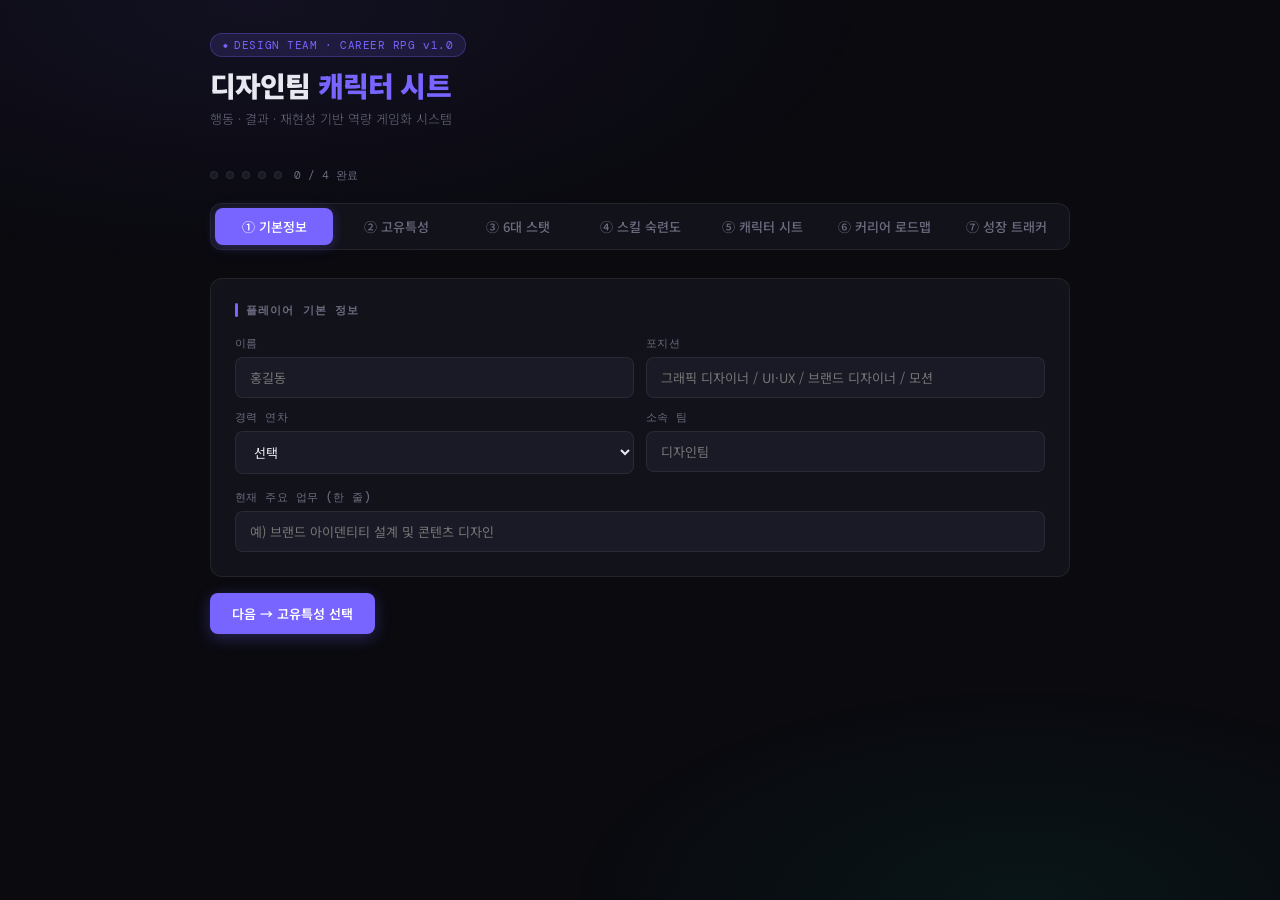
<file: design.html>
<!DOCTYPE html>
<html lang="ko">
<head>
<meta charset="UTF-8">
<meta name="viewport" content="width=device-width, initial-scale=1.0">
<title>디자인팀 캐릭터 시트</title>
<link href="https://fonts.googleapis.com/css2?family=Noto+Sans+KR:wght@300;400;500;700;900&family=DM+Mono:wght@400;500&display=swap" rel="stylesheet">
<style>
  :root {
    --bg: #0a0a0f;
    --bg2: #12121a;
    --bg3: #1a1a26;
    --border: rgba(255,255,255,0.07);
    --border-active: rgba(120,100,255,0.4);
    --text: #e8e8f0;
    --text-muted: #6b6b80;
    --text-dim: #3a3a50;
    --accent: #7864ff;
    --accent2: #ff6b6b;
    --accent3: #ffd166;
    --accent4: #06d6a0;
    --accent5: #4ecdc4;
    --str: #ff6b6b;
    --agi: #4ecdc4;
    --sen: #ffd166;
    --int: #7864ff;
    --cha: #ff9f43;
    --sta: #06d6a0;
    --lv0: #3a3a50;
    --lv1: #4a6fa5;
    --lv2: #2ecc71;
    --lv3: #f39c12;
    --lv4: #e74c3c;
    --lv5: #9b59b6;
    --radius: 12px;
    --radius-sm: 8px;
  }

  * { margin: 0; padding: 0; box-sizing: border-box; }

  body {
    background: var(--bg);
    color: var(--text);
    font-family: 'Noto Sans KR', sans-serif;
    font-size: 14px;
    min-height: 100vh;
    overflow-x: hidden;
  }

  /* ── 배경 노이즈 효과 ── */
  body::before {
    content: '';
    position: fixed;
    inset: 0;
    background-image:
      radial-gradient(ellipse 80% 50% at 20% 0%, rgba(120,100,255,0.08) 0%, transparent 60%),
      radial-gradient(ellipse 60% 40% at 80% 100%, rgba(6,214,160,0.06) 0%, transparent 60%);
    pointer-events: none;
    z-index: 0;
  }

  .container {
    max-width: 900px;
    margin: 0 auto;
    padding: 32px 20px 80px;
    position: relative;
    z-index: 1;
  }

  /* ── 헤더 ── */
  .header {
    display: flex;
    align-items: flex-start;
    justify-content: space-between;
    margin-bottom: 40px;
    gap: 20px;
    flex-wrap: wrap;
  }

  .header-left {}
  .game-badge {
    display: inline-flex;
    align-items: center;
    gap: 6px;
    background: rgba(120,100,255,0.15);
    border: 1px solid rgba(120,100,255,0.3);
    border-radius: 20px;
    padding: 4px 12px;
    font-size: 11px;
    color: var(--accent);
    font-family: 'DM Mono', monospace;
    letter-spacing: 0.05em;
    margin-bottom: 12px;
  }

  .game-badge::before {
    content: '◆';
    font-size: 8px;
  }

  h1 {
    font-size: 28px;
    font-weight: 900;
    letter-spacing: -0.03em;
    line-height: 1.2;
  }

  h1 span {
    color: var(--accent);
  }

  .subtitle {
    font-size: 13px;
    color: var(--text-muted);
    margin-top: 6px;
    font-weight: 300;
  }

  /* ── 탭 네비 ── */
  .tabs {
    display: flex;
    gap: 4px;
    background: var(--bg2);
    border: 1px solid var(--border);
    border-radius: var(--radius);
    padding: 4px;
    margin-bottom: 28px;
  }

  .tab-btn {
    flex: 1;
    padding: 9px 12px;
    border: none;
    border-radius: var(--radius-sm);
    background: transparent;
    color: var(--text-muted);
    font-family: 'Noto Sans KR', sans-serif;
    font-size: 13px;
    font-weight: 500;
    cursor: pointer;
    transition: all 0.2s;
  }

  .tab-btn.active {
    background: var(--accent);
    color: #fff;
    box-shadow: 0 2px 12px rgba(120,100,255,0.3);
  }

  .tab-btn:hover:not(.active) {
    background: var(--bg3);
    color: var(--text);
  }

  .tab-panel { display: none; }
  .tab-panel.active { display: block; }

  /* ── 섹션 카드 ── */
  .card {
    background: var(--bg2);
    border: 1px solid var(--border);
    border-radius: var(--radius);
    padding: 24px;
    margin-bottom: 16px;
    transition: border-color 0.2s;
  }

  .card:hover { border-color: rgba(255,255,255,0.12); }

  .card-title {
    font-size: 11px;
    font-weight: 700;
    letter-spacing: 0.1em;
    color: var(--text-muted);
    text-transform: uppercase;
    font-family: 'DM Mono', monospace;
    margin-bottom: 18px;
    display: flex;
    align-items: center;
    gap: 8px;
  }

  .card-title::before {
    content: '';
    display: inline-block;
    width: 3px;
    height: 14px;
    background: var(--accent);
    border-radius: 2px;
  }

  /* ── 플레이어 정보 ── */
  .player-info {
    display: grid;
    grid-template-columns: 1fr 1fr;
    gap: 12px;
    margin-bottom: 16px;
  }

  .input-group {
    display: flex;
    flex-direction: column;
    gap: 6px;
  }

  .input-label {
    font-size: 11px;
    color: var(--text-muted);
    font-weight: 500;
    font-family: 'DM Mono', monospace;
    letter-spacing: 0.04em;
  }

  input[type="text"], select, textarea {
    background: var(--bg3);
    border: 1px solid var(--border);
    border-radius: var(--radius-sm);
    padding: 10px 14px;
    color: var(--text);
    font-family: 'Noto Sans KR', sans-serif;
    font-size: 13px;
    outline: none;
    transition: border-color 0.2s;
    width: 100%;
  }

  input[type="text"]:focus, select:focus, textarea:focus {
    border-color: var(--border-active);
  }

  select option { background: var(--bg2); }

  textarea { resize: vertical; min-height: 80px; }

  /* ── 고유 특성 선택 ── */
  .passive-grid {
    display: grid;
    grid-template-columns: repeat(auto-fill, minmax(240px, 1fr));
    gap: 8px;
  }

  .passive-item {
    display: flex;
    align-items: flex-start;
    gap: 10px;
    padding: 12px 14px;
    background: var(--bg3);
    border: 1px solid var(--border);
    border-radius: var(--radius-sm);
    cursor: pointer;
    transition: all 0.15s;
    user-select: none;
  }

  .passive-item:hover {
    border-color: rgba(255,255,255,0.15);
    background: rgba(255,255,255,0.04);
  }

  .passive-item.selected {
    border-color: var(--accent);
    background: rgba(120,100,255,0.1);
  }

  .passive-item.locked {
    opacity: 0.4;
    cursor: not-allowed;
  }

  .passive-item.locked:hover {
    border-color: var(--border);
    background: var(--bg3);
  }

  .passive-check {
    width: 18px;
    height: 18px;
    border: 1.5px solid var(--border-active);
    border-radius: 4px;
    flex-shrink: 0;
    margin-top: 1px;
    display: flex;
    align-items: center;
    justify-content: center;
    font-size: 10px;
    transition: all 0.15s;
  }

  .passive-item.selected .passive-check {
    background: var(--accent);
    border-color: var(--accent);
  }

  .passive-item.selected .passive-check::after {
    content: '✓';
    color: white;
    font-weight: 700;
  }

  .passive-name {
    font-size: 14px;
    font-weight: 700;
    line-height: 1.4;
    flex: 1;
    color: var(--text);
  }

  .passive-name small {
    display: block;
    font-size: 12px;
    color: rgba(200, 200, 220, 0.75);
    font-weight: 400;
    margin-top: 4px;
    line-height: 1.5;
  }

  .stat-badge {
    font-size: 10px;
    font-family: 'DM Mono', monospace;
    padding: 2px 6px;
    border-radius: 4px;
    font-weight: 500;
    flex-shrink: 0;
  }

  .stat-STR { background: rgba(255,107,107,0.2); color: var(--str); }
  .stat-AGI { background: rgba(78,205,196,0.2); color: var(--agi); }
  .stat-SEN { background: rgba(255,209,102,0.2); color: var(--sen); }
  .stat-INT { background: rgba(120,100,255,0.2); color: var(--int); }
  .stat-CHA { background: rgba(255,159,67,0.2); color: var(--cha); }
  .stat-STA { background: rgba(6,214,160,0.2); color: var(--sta); }

  /* ── 스탯 바 ── */
  .stats-grid {
    display: flex;
    flex-direction: column;
    gap: 16px;
  }

  .stat-row {
    display: grid;
    grid-template-columns: 80px 1fr 40px;
    align-items: center;
    gap: 14px;
  }

  .stat-name {
    font-size: 12px;
    font-family: 'DM Mono', monospace;
    font-weight: 500;
    display: flex;
    flex-direction: column;
    gap: 2px;
  }

  .stat-name-en { color: var(--text); }
  .stat-name-kr { font-size: 10px; color: var(--text-muted); font-family: 'Noto Sans KR', sans-serif; }

  .stat-bar-wrap {
    position: relative;
    height: 6px;
    background: var(--bg3);
    border-radius: 10px;
    overflow: hidden;
    cursor: pointer;
  }

  .stat-bar-fill {
    height: 100%;
    border-radius: 10px;
    transition: width 0.4s cubic-bezier(0.4, 0, 0.2, 1);
  }

  .stat-bar-wrap:hover .stat-bar-fill {
    filter: brightness(1.2);
  }

  /* 클릭 세그먼트 */
  .stat-segments {
    display: flex;
    gap: 2px;
    height: 6px;
  }

  .stat-seg {
    flex: 1;
    border-radius: 3px;
    background: var(--bg3);
    cursor: pointer;
    transition: all 0.15s;
  }

  .stat-seg.active { }
  .stat-seg:hover { opacity: 0.8; }

  .stat-value {
    font-size: 14px;
    font-weight: 700;
    font-family: 'DM Mono', monospace;
    text-align: right;
  }

  .stat-fill-STR { background: var(--str); }
  .stat-fill-AGI { background: var(--agi); }
  .stat-fill-SEN { background: var(--sen); }
  .stat-fill-INT { background: var(--int); }
  .stat-fill-CHA { background: var(--cha); }
  .stat-fill-STA { background: var(--sta); }

  .stat-color-STR { color: var(--str); }
  .stat-color-AGI { color: var(--agi); }
  .stat-color-SEN { color: var(--sen); }
  .stat-color-INT { color: var(--int); }
  .stat-color-CHA { color: var(--cha); }
  .stat-color-STA { color: var(--sta); }

  /* 증거 입력 */
  .evidence-box {
    background: var(--bg3);
    border: 1px solid var(--border);
    border-radius: var(--radius-sm);
    padding: 14px;
    margin-top: 8px;
    display: none;
  }

  .evidence-box.open { display: block; }

  .evidence-row {
    display: grid;
    grid-template-columns: 60px 1fr;
    gap: 8px;
    margin-bottom: 8px;
    align-items: flex-start;
  }

  .evidence-row:last-child { margin-bottom: 0; }

  .evidence-tag {
    font-size: 10px;
    font-family: 'DM Mono', monospace;
    color: var(--accent);
    padding-top: 10px;
    font-weight: 500;
  }

  /* ── 액티브 스킬 ── */
  .skill-list {
    display: flex;
    flex-direction: column;
    gap: 14px;
  }

  .skill-item {
    background: var(--bg3);
    border: 1px solid var(--border);
    border-radius: var(--radius-sm);
    padding: 16px;
    transition: border-color 0.2s;
  }

  .skill-item:hover { border-color: rgba(255,255,255,0.12); }

  .skill-header {
    display: flex;
    align-items: flex-start;
    justify-content: space-between;
    gap: 12px;
    margin-bottom: 12px;
  }

  .skill-name {
    font-size: 14px;
    font-weight: 700;
    flex: 1;
  }

  .skill-desc {
    font-size: 12px;
    color: var(--text-muted);
    font-weight: 300;
    margin-top: 2px;
  }

  /* 레벨 선택 세그먼트 버튼 */
  .level-selector {
    display: flex;
    gap: 4px;
    flex-wrap: wrap;
  }

  .level-btn {
    padding: 5px 10px;
    border-radius: 6px;
    border: 1px solid var(--border);
    background: transparent;
    color: var(--text-muted);
    font-size: 11px;
    font-family: 'DM Mono', monospace;
    cursor: pointer;
    transition: all 0.15s;
    white-space: nowrap;
  }

  .level-btn:hover { border-color: rgba(255,255,255,0.2); color: var(--text); }

  .level-btn.lv0.active { background: rgba(58,58,80,0.8); border-color: var(--lv0); color: #aaa; }
  .level-btn.lv1.active { background: rgba(74,111,165,0.3); border-color: var(--lv1); color: #6fa3d8; }
  .level-btn.lv2.active { background: rgba(46,204,113,0.2); border-color: var(--lv2); color: var(--lv2); }
  .level-btn.lv3.active { background: rgba(243,156,18,0.2); border-color: var(--lv3); color: var(--lv3); }
  .level-btn.lv4.active { background: rgba(231,76,60,0.2); border-color: var(--lv4); color: var(--lv4); }
  .level-btn.lv5.active { background: rgba(155,89,182,0.2); border-color: var(--lv5); color: var(--lv5); }

  /* 레벨 정의 참조 박스 */
  .level-ref {
    background: var(--bg3);
    border: 1px solid var(--border);
    border-radius: var(--radius-sm);
    padding: 14px 18px;
    display: grid;
    grid-template-columns: repeat(3, 1fr);
    gap: 8px;
  }

  .level-def {
    display: flex;
    align-items: flex-start;
    gap: 8px;
    padding: 8px;
    border-radius: 6px;
    background: rgba(255,255,255,0.02);
    cursor: pointer;
    transition: background 0.15s;
  }

  .level-def:hover { background: rgba(255,255,255,0.05); }

  .level-dot {
    width: 8px;
    height: 8px;
    border-radius: 50%;
    flex-shrink: 0;
    margin-top: 4px;
  }

  .level-def-text {
    font-size: 12px;
    line-height: 1.5;
  }

  .level-def-num {
    font-family: 'DM Mono', monospace;
    font-size: 11px;
    font-weight: 700;
  }

  .level-def-desc {
    font-size: 11px;
    color: var(--text-muted);
    font-weight: 300;
    margin-top: 1px;
  }

  /* ── 스킬트리 (성장경로) ── */
  .skill-tree {
    display: flex;
    flex-direction: column;
    gap: 16px;
  }

  .tree-node {
    display: flex;
    gap: 16px;
    align-items: flex-start;
  }

  .tree-line {
    display: flex;
    flex-direction: column;
    align-items: center;
    gap: 0;
    flex-shrink: 0;
  }

  .tree-dot {
    width: 28px;
    height: 28px;
    border-radius: 50%;
    border: 2px solid var(--border);
    display: flex;
    align-items: center;
    justify-content: center;
    font-size: 11px;
    font-family: 'DM Mono', monospace;
    font-weight: 700;
    flex-shrink: 0;
    cursor: pointer;
    transition: all 0.2s;
  }

  .tree-dot.current {
    border-color: var(--accent);
    color: var(--accent);
    box-shadow: 0 0 16px rgba(120,100,255,0.3);
  }

  .tree-dot.future {
    border-color: var(--accent3);
    color: var(--accent3);
    box-shadow: 0 0 16px rgba(255,209,102,0.2);
  }

  .tree-connector {
    width: 2px;
    height: 24px;
    background: linear-gradient(to bottom, var(--accent), var(--accent3));
    opacity: 0.3;
    margin: 4px 0;
  }

  .tree-content {
    flex: 1;
    padding-top: 4px;
  }

  .tree-title {
    font-size: 15px;
    font-weight: 700;
    margin-bottom: 4px;
  }

  .tree-sub {
    font-size: 12px;
    color: var(--text-muted);
    font-weight: 300;
    line-height: 1.6;
  }

  .tree-tags {
    display: flex;
    flex-wrap: wrap;
    gap: 6px;
    margin-top: 10px;
  }

  .tree-tag {
    font-size: 11px;
    padding: 3px 10px;
    border-radius: 20px;
    border: 1px solid var(--border);
    color: var(--text-muted);
  }

  /* ── 최종 캐릭터 시트 출력 ── */
  .character-sheet {
    background: var(--bg2);
    border: 1px solid var(--border);
    border-radius: var(--radius);
    overflow: hidden;
  }

  .cs-header {
    background: linear-gradient(135deg, rgba(120,100,255,0.2), rgba(6,214,160,0.1));
    border-bottom: 1px solid var(--border);
    padding: 24px;
    display: flex;
    align-items: flex-start;
    justify-content: space-between;
    gap: 16px;
    flex-wrap: wrap;
  }

  .cs-name {
    font-size: 22px;
    font-weight: 900;
    letter-spacing: -0.02em;
  }

  .cs-title {
    font-size: 13px;
    color: var(--text-muted);
    margin-top: 4px;
  }

  .cs-body { padding: 24px; }

  .cs-section {
    margin-bottom: 24px;
  }

  .cs-section-title {
    font-size: 10px;
    font-family: 'DM Mono', monospace;
    color: var(--text-dim);
    text-transform: uppercase;
    letter-spacing: 0.1em;
    margin-bottom: 12px;
  }

  .cs-passives {
    display: flex;
    flex-wrap: wrap;
    gap: 8px;
  }

  .cs-passive-tag {
    padding: 6px 14px;
    border-radius: 20px;
    border: 1px solid var(--accent);
    color: var(--accent);
    font-size: 12px;
    font-weight: 500;
    background: rgba(120,100,255,0.08);
  }

  .cs-stats-mini {
    display: grid;
    grid-template-columns: repeat(6, 1fr);
    gap: 8px;
  }

  .cs-stat-mini {
    text-align: center;
    padding: 10px 6px;
    background: var(--bg3);
    border-radius: var(--radius-sm);
    border: 1px solid var(--border);
  }

  .cs-stat-mini-val {
    font-size: 20px;
    font-weight: 700;
    font-family: 'DM Mono', monospace;
  }

  .cs-stat-mini-name {
    font-size: 10px;
    color: var(--text-muted);
    font-family: 'DM Mono', monospace;
    margin-top: 2px;
  }

  .cs-skills-table {
    width: 100%;
    border-collapse: collapse;
  }

  .cs-skills-table tr {
    border-bottom: 1px solid var(--border);
  }

  .cs-skills-table tr:last-child { border-bottom: none; }

  .cs-skills-table td {
    padding: 8px 0;
    font-size: 13px;
  }

  .cs-skills-table td:last-child {
    text-align: right;
  }

  .lv-pill {
    font-size: 11px;
    font-family: 'DM Mono', monospace;
    padding: 3px 10px;
    border-radius: 20px;
    font-weight: 500;
  }

  .lv-pill-0 { background: rgba(58,58,80,0.8); color: #888; }
  .lv-pill-1 { background: rgba(74,111,165,0.3); color: #6fa3d8; }
  .lv-pill-2 { background: rgba(46,204,113,0.2); color: var(--lv2); }
  .lv-pill-3 { background: rgba(243,156,18,0.2); color: var(--lv3); }
  .lv-pill-4 { background: rgba(231,76,60,0.2); color: var(--lv4); }
  .lv-pill-5 { background: rgba(155,89,182,0.2); color: var(--lv5); }

  /* 육각형 레이더 */
  .radar-wrap {
    display: flex;
    justify-content: center;
    padding: 10px 0;
  }

  /* ── 버튼 ── */
  .btn {
    display: inline-flex;
    align-items: center;
    gap: 8px;
    padding: 11px 22px;
    border-radius: var(--radius-sm);
    font-family: 'Noto Sans KR', sans-serif;
    font-size: 13px;
    font-weight: 600;
    cursor: pointer;
    transition: all 0.2s;
    border: none;
  }

  .btn-primary {
    background: var(--accent);
    color: white;
    box-shadow: 0 4px 16px rgba(120,100,255,0.3);
  }

  .btn-primary:hover {
    background: #8f78ff;
    transform: translateY(-1px);
    box-shadow: 0 6px 20px rgba(120,100,255,0.4);
  }

  .btn-secondary {
    background: var(--bg3);
    color: var(--text);
    border: 1px solid var(--border);
  }

  .btn-secondary:hover {
    border-color: rgba(255,255,255,0.2);
    background: rgba(255,255,255,0.06);
  }

  .btn-row {
    display: flex;
    gap: 10px;
    flex-wrap: wrap;
    margin-top: 8px;
  }

  /* 레이더 차트 */
  svg.radar text {
    font-family: 'DM Mono', monospace;
    font-size: 11px;
    fill: var(--text-muted);
  }

  /* 진행 표시 */
  .step-indicator {
    display: flex;
    gap: 8px;
    align-items: center;
    margin-bottom: 20px;
  }

  .step-dot {
    width: 8px;
    height: 8px;
    border-radius: 50%;
    background: var(--bg3);
    border: 1px solid var(--border);
    transition: all 0.2s;
  }

  .step-dot.done {
    background: var(--accent);
    border-color: var(--accent);
    box-shadow: 0 0 8px rgba(120,100,255,0.5);
  }

  /* ── 커리어 로드맵 ── */
  .road-stage {
    background: var(--bg3);
    border: 1px solid var(--border);
    border-radius: var(--radius-sm);
    overflow: hidden;
    transition: border-color 0.2s;
  }

  .road-stage:hover { border-color: rgba(255,255,255,0.12); }

  .road-stage-header {
    display: flex;
    align-items: center;
    justify-content: space-between;
    padding: 16px 18px;
    cursor: pointer;
    user-select: none;
    gap: 12px;
  }

  .road-stage-left {
    display: flex;
    align-items: flex-start;
    gap: 14px;
    flex: 1;
  }

  .road-num {
    width: 36px;
    height: 36px;
    border-radius: 50%;
    display: flex;
    align-items: center;
    justify-content: center;
    font-size: 15px;
    font-weight: 700;
    font-family: 'DM Mono', monospace;
    flex-shrink: 0;
    margin-top: 2px;
  }

  .current-stage { background: rgba(120,100,255,0.2); border: 2px solid var(--accent); color: var(--accent); }
  .mid-stage     { background: rgba(6,214,160,0.15);  border: 2px solid var(--accent4); color: var(--accent4); }
  .final-stage   { background: rgba(255,209,102,0.15); border: 2px solid var(--accent3); color: var(--accent3); }

  .road-stage-title {
    font-size: 14px;
    font-weight: 700;
    line-height: 1.4;
    display: flex;
    align-items: center;
    gap: 8px;
    flex-wrap: wrap;
  }

  .road-stage-sub {
    font-size: 12px;
    color: rgba(200,200,220,0.7);
    font-weight: 400;
    margin-top: 3px;
    line-height: 1.5;
  }

  .road-class-badge {
    font-size: 10px;
    padding: 2px 8px;
    border-radius: 20px;
    font-weight: 600;
    font-family: 'DM Mono', monospace;
    white-space: nowrap;
  }

  .current-badge { background: rgba(120,100,255,0.2); color: var(--accent); border: 1px solid rgba(120,100,255,0.4); }
  .mid-badge     { background: rgba(6,214,160,0.15);  color: var(--accent4); border: 1px solid rgba(6,214,160,0.3); }
  .final-badge   { background: rgba(255,209,102,0.15); color: var(--accent3); border: 1px solid rgba(255,209,102,0.3); }

  .road-chevron {
    color: var(--text-muted);
    font-size: 16px;
    transition: transform 0.2s;
    flex-shrink: 0;
  }

  .road-stage-body {
    display: none;
    padding: 0 18px 18px;
    border-top: 1px solid var(--border);
  }

  .road-stage-body.open { display: block; }

  .road-metaphor {
    font-size: 12px;
    font-style: italic;
    color: rgba(200,200,220,0.65);
    padding: 12px 14px;
    border-left: 3px solid rgba(120,100,255,0.4);
    background: rgba(120,100,255,0.05);
    border-radius: 0 6px 6px 0;
    margin: 14px 0 16px;
    line-height: 1.6;
  }

  .road-grid {
    display: grid;
    grid-template-columns: repeat(3, 1fr);
    gap: 12px;
    margin-bottom: 16px;
  }

  .road-col {
    background: rgba(255,255,255,0.03);
    border: 1px solid var(--border);
    border-radius: var(--radius-sm);
    padding: 12px;
  }

  .road-col-title {
    font-size: 10px;
    font-family: 'DM Mono', monospace;
    color: var(--text-muted);
    text-transform: uppercase;
    letter-spacing: 0.06em;
    margin-bottom: 8px;
  }

  .road-col-body {
    font-size: 12px;
    color: rgba(200,200,220,0.8);
    line-height: 1.6;
  }

  .road-skill-tags {
    display: flex;
    flex-wrap: wrap;
    gap: 5px;
  }

  .road-skill-tag {
    font-size: 11px;
    padding: 3px 9px;
    border-radius: 20px;
    border: 1px solid var(--border);
    color: var(--text-muted);
    background: rgba(255,255,255,0.03);
  }

  .road-skill-tag.unlock {
    border-color: rgba(6,214,160,0.3);
    color: var(--accent4);
    background: rgba(6,214,160,0.07);
  }

  .road-skill-tag.final {
    border-color: rgba(255,209,102,0.3);
    color: var(--accent3);
    background: rgba(255,209,102,0.07);
  }

  .road-quest {
    background: rgba(120,100,255,0.07);
    border: 1px solid rgba(120,100,255,0.25);
    border-radius: var(--radius-sm);
    padding: 12px 14px;
    margin-bottom: 14px;
  }

  .road-quest-label {
    font-size: 11px;
    font-family: 'DM Mono', monospace;
    color: var(--accent);
    font-weight: 600;
    margin-bottom: 6px;
    letter-spacing: 0.04em;
  }

  .road-quest-text {
    font-size: 12px;
    color: rgba(200,200,220,0.85);
    line-height: 1.6;
  }

  .road-unlock-check {
    display: flex;
    flex-direction: column;
    gap: 8px;
  }

  .road-check-row {
    display: flex;
    align-items: flex-start;
    gap: 10px;
    cursor: pointer;
    font-size: 12px;
    color: rgba(200,200,220,0.75);
    line-height: 1.5;
    padding: 6px 10px;
    border-radius: 6px;
    border: 1px solid transparent;
    transition: all 0.15s;
  }

  .road-check-row:hover { background: rgba(255,255,255,0.03); border-color: var(--border); }

  .road-check-row input[type="checkbox"] {
    width: 15px;
    height: 15px;
    flex-shrink: 0;
    margin-top: 1px;
    accent-color: var(--accent);
    cursor: pointer;
  }

  .road-check-row:has(input:checked) {
    color: var(--text);
    text-decoration: none;
  }

  .road-arrow-wrap {
    display: flex;
    flex-direction: column;
    align-items: center;
    padding: 8px 0;
    gap: 4px;
  }

  .road-arrow-line {
    width: 2px;
    height: 20px;
    background: linear-gradient(to bottom, var(--accent), var(--accent4));
    opacity: 0.4;
  }

  .road-arrow-label {
    font-size: 11px;
    font-family: 'DM Mono', monospace;
    color: var(--text-muted);
    text-align: center;
  }

  @media (max-width: 600px) {
    .road-grid { grid-template-columns: 1fr; }
    .road-stage-title { font-size: 13px; }
  }

  /* notice */
  .notice {
    font-size: 12px;
    color: var(--text-muted);
    padding: 10px 14px;
    background: rgba(120,100,255,0.08);
    border-left: 3px solid var(--accent);
    border-radius: 0 6px 6px 0;
    line-height: 1.6;
  }

  /* 레이더 오버레이 */
  .radar-overlay {
    position: absolute;
    inset: 0;
    pointer-events: none;
  }

  /* 반응형 */
  @media (max-width: 600px) {
    .player-info { grid-template-columns: 1fr; }
    .passive-grid { grid-template-columns: 1fr; }
    .stat-row { grid-template-columns: 70px 1fr 36px; gap: 10px; }
    .level-ref { grid-template-columns: 1fr 1fr; }
    .cs-stats-mini { grid-template-columns: repeat(3, 1fr); }
    .level-selector { gap: 3px; }
    .level-btn { font-size: 10px; padding: 4px 8px; }
  }
</style>
</head>
<body>
<div class="container">

  <!-- 헤더 -->
  <div class="header">
    <div class="header-left">
      <div class="game-badge">DESIGN TEAM · CAREER RPG v1.0</div>
      <h1>디자인팀 <span>캐릭터 시트</span></h1>
      <p class="subtitle">행동 · 결과 · 재현성 기반 역량 게임화 시스템</p>
    </div>
  </div>

  <!-- 진행 표시 -->
  <div class="step-indicator" id="stepIndicator">
    <div class="step-dot" id="dot0"></div>
    <div class="step-dot" id="dot1"></div>
    <div class="step-dot" id="dot2"></div>
    <div class="step-dot" id="dot3"></div>
    <div class="step-dot" id="dot4"></div>
    <span style="font-size:11px;color:var(--text-muted);font-family:'DM Mono',monospace;margin-left:4px" id="stepLabel">0 / 4 완료</span>
  </div>

  <!-- 탭 -->
  <div class="tabs">
    <button class="tab-btn active" onclick="switchTab('basic')">① 기본정보</button>
    <button class="tab-btn" onclick="switchTab('passive')">② 고유특성</button>
    <button class="tab-btn" onclick="switchTab('stats')">③ 6대 스탯</button>
    <button class="tab-btn" onclick="switchTab('skills')">④ 스킬 숙련도</button>
    <button class="tab-btn" onclick="switchTab('sheet')">⑤ 캐릭터 시트</button>
    <button class="tab-btn" onclick="switchTab('roadmap')">⑥ 커리어 로드맵</button>
    <button class="tab-btn" onclick="switchTab('tracker')">⑦ 성장 트래커</button>
  </div>

  <!-- ① 기본 정보 -->
  <div class="tab-panel active" id="tab-basic">
    <div class="card">
      <div class="card-title">플레이어 기본 정보</div>
      <div class="player-info">
        <div class="input-group">
          <label class="input-label">이름</label>
          <input type="text" id="playerName" placeholder="홍길동">
        </div>
        <div class="input-group">
          <label class="input-label">포지션</label>
          <input type="text" id="playerRole" placeholder="그래픽 디자이너 / UI·UX / 브랜드 디자이너 / 모션">
        </div>
        <div class="input-group">
          <label class="input-label">경력 연차</label>
          <select id="playerYear">
            <option value="">선택</option>
            <option>1년 미만</option>
            <option>1~2년</option>
            <option>3~5년</option>
            <option>6~10년</option>
            <option>10년 이상</option>
          </select>
        </div>
        <div class="input-group">
          <label class="input-label">소속 팀</label>
          <input type="text" id="playerTeam" placeholder="디자인팀">
        </div>
      </div>
      <div class="input-group">
        <label class="input-label">현재 주요 업무 (한 줄)</label>
        <input type="text" id="playerJob" placeholder="예) 브랜드 아이덴티티 설계 및 콘텐츠 디자인">
      </div>
    </div>

    <div class="btn-row">
      <button class="btn btn-primary" onclick="switchTab('passive')">다음 → 고유특성 선택</button>
    </div>
  </div>

  <!-- ② 고유 특성 -->
  <div class="tab-panel" id="tab-passive">
    <div class="card">
      <div class="card-title">고유 특성 (Passive Skills) — 2개 선택</div>
      <p class="notice" style="margin-bottom:16px">나의 본질적인 기질에 가장 가까운 것을 골라주세요. 최대 2개 선택 가능합니다.</p>
      <div class="passive-grid" id="passiveGrid"></div>
    </div>
    <div class="btn-row">
      <button class="btn btn-secondary" onclick="switchTab('basic')">← 이전</button>
      <button class="btn btn-primary" onclick="switchTab('stats')">다음 → 6대 스탯 입력</button>
    </div>
  </div>

  <!-- ③ 6대 스탯 -->
  <div class="tab-panel" id="tab-stats">
    <div class="card">
      <div class="card-title">6대 핵심 스탯 (1~10점)</div>
      <p class="notice" style="margin-bottom:20px">점수 바를 클릭해 점수를 설정하세요. 각 스탯 클릭 시 증거 입력 폼이 열립니다.</p>
      <div class="stats-grid" id="statsGrid"></div>
    </div>
    <div class="btn-row">
      <button class="btn btn-secondary" onclick="switchTab('passive')">← 이전</button>
      <button class="btn btn-primary" onclick="switchTab('skills')">다음 → 스킬 숙련도</button>
    </div>
  </div>

  <!-- ④ 스킬 숙련도 -->
  <div class="tab-panel" id="tab-skills">
    <div class="card">
      <div class="card-title">액티브 스킬 숙련도</div>
      <p class="notice" style="margin-bottom:20px">각 스킬의 현재 레벨을 선택하세요. 레벨 기준은 ① 기본정보 탭 하단을 참조하세요.</p>
      <div class="skill-list" id="skillList"></div>
    </div>
    <div class="btn-row">
      <button class="btn btn-secondary" onclick="switchTab('stats')">← 이전</button>
      <button class="btn btn-primary" onclick="generateSheet()">⚡ 캐릭터 시트 생성</button>
    </div>
  </div>

  <!-- ⑤ 캐릭터 시트 -->
  <div class="tab-panel" id="tab-sheet">
    <div id="sheetOutput"></div>
    <div class="btn-row">
      <button class="btn btn-secondary" onclick="switchTab('skills')">← 수정하기</button>
      <button class="btn btn-primary" onclick="window.print()">🖨 인쇄 / PDF 저장</button>
    </div>
  </div>

  <!-- ⑥ 커리어 로드맵 -->
  <div class="tab-panel" id="tab-roadmap">

    <div class="card">
      <div class="card-title">전직 로드맵 — Visual Executor → Art Director → Brand Director</div>
      <p class="notice" style="margin-bottom:24px">현재의 강점을 버리는 게 아니라, <strong style="color:var(--accent)">디딤돌 삼아 다음 단계를 해금(Unlock)</strong>하는 전직 퀘스트입니다.</p>

      <!-- Stage 1 -->
      <div class="road-stage" id="stage1">
        <div class="road-stage-header" onclick="toggleStage('stage1')">
          <div class="road-stage-left">
            <div class="road-num current-stage">1</div>
            <div>
              <div class="road-stage-title">
                <span class="road-class-badge current-badge">현재 단계</span>
                Visual Executor — The Craftsman
              </div>
              <div class="road-stage-sub">빠르고 정확한 실행력으로 퀄리티 높은 산출물을 만드는 디자인 장인</div>
            </div>
          </div>
          <div class="road-chevron">▾</div>
        </div>
        <div class="road-stage-body open" id="body-stage1">
          <div class="road-metaphor">"최고의 무기를 가장 빠르고 정확하게 만드는 대장장이 — 툴을 자유자재로 다루고, 어떤 요청도 퀄리티 저하 없이 완수하는 실행력"</div>
          <div class="road-grid">
            <div class="road-col">
              <div class="road-col-title">핵심 미션</div>
              <div class="road-col-body">맡은 디자인 산출물을 빠르고 정확하게 완성. 브랜드 가이드라인을 준수하며 수정 요청에 흔들리지 않고 퀄리티를 유지하는 것이 핵심.<br><br>
                <span style="color:var(--accent);font-size:11px;font-family:'DM Mono',monospace">→ 툴을 완전히 장악하고 재현 가능한 퀄리티를 만드는 단계</span>
              </div>
            </div>
            <div class="road-col">
              <div class="road-col-title">핵심 역량</div>
              <div class="road-skill-tags">
                <span class="road-skill-tag">툴 숙련도</span>
                <span class="road-skill-tag">소재 제작</span>
                <span class="road-skill-tag">가이드라인 준수</span>
                <span class="road-skill-tag">피드백 대응</span>
                <span class="road-skill-tag">작업 속도</span>
              </div>
            </div>
            <div class="road-col">
              <div class="road-col-title">성장 지표 (KPI)</div>
              <div class="road-col-body">
                시안 완성 속도 <span style="color:var(--accent);font-family:'DM Mono',monospace">↑ 단축</span><br>
                가이드라인 이탈 <span style="color:var(--accent);font-family:'DM Mono',monospace">≤ 월 2건</span><br>
                재작업률 <span style="color:var(--accent);font-family:'DM Mono',monospace">≤ 10%</span><br>
                월 산출물 수 <span style="color:var(--accent);font-family:'DM Mono',monospace">≥ 50개</span><br>
                일정 준수율 <span style="color:var(--accent);font-family:'DM Mono',monospace">≥ 95%</span>
              </div>
            </div>
          </div>
          <div class="road-quest">
            <div class="road-quest-label">🎯 전직 퀘스트</div>
            <div class="road-quest-text">3개 이상 툴(Figma·Adobe·AI 툴)을 실무 수준으로 다루며, 월 50개 이상 산출물을 브랜드 가이드라인 이탈 없이 완성하기</div>
          </div>
          <div style="font-size:10px;font-family:'DM Mono',monospace;color:var(--text-muted);margin:14px 0 8px;letter-spacing:0.06em">UNLOCK CHECKLIST</div>
          <div class="road-unlock-check">
            <label class="road-check-row"><input type="checkbox" id="q1a" onchange="updateUnlock()"><span>Figma·Adobe CC·AI 툴 중 3개 이상 실무 활용 가능 (Lv.3 이상)</span></label>
            <label class="road-check-row"><input type="checkbox" id="q1b" onchange="updateUnlock()"><span>브랜드 가이드라인 기반 산출물 월 50개 이상 완성 경험 보유</span></label>
            <label class="road-check-row"><input type="checkbox" id="q1c" onchange="updateUnlock()"><span>재작업 없이 1회 통과된 시안 비율 90% 이상 달성</span></label>
          </div>
        </div>
      </div>

      <div class="road-arrow-wrap">
        <div class="road-arrow-line"></div>
        <div class="road-arrow-label"><span id="unlock-txt1">퀘스트 달성 시 다음 단계 해금 ↓</span></div>
      </div>

      <!-- Stage 2 -->
      <div class="road-stage" id="stage2">
        <div class="road-stage-header" onclick="toggleStage('stage2')">
          <div class="road-stage-left">
            <div class="road-num mid-stage">2</div>
            <div>
              <div class="road-stage-title">
                <span class="road-class-badge mid-badge">과도기 전직</span>
                Art Director — The Strategist
              </div>
              <div class="road-stage-sub">실행을 넘어 방향성을 설계하고 디자인으로 비즈니스 문제를 해결하는 전략가</div>
            </div>
          </div>
          <div class="road-chevron">▾</div>
        </div>
        <div class="road-stage-body open" id="body-stage2">
          <div class="road-metaphor" style="border-color:rgba(6,214,160,0.35);background:rgba(6,214,160,0.05);">"단순히 만드는 것에서 기획하는 것으로 — 왜 이 디자인이어야 하는가를 정의하고, 데이터와 사용자 경험을 연결해 성과를 만드는 단계. Visual Executor의 실행력 위에 전략적 사고를 더함"</div>
          <div class="road-grid">
            <div class="road-col">
              <div class="road-col-title">핵심 미션</div>
              <div class="road-col-body">디자인 방향성을 스스로 제안하고 유관부서를 설득. CTR·전환율 데이터를 읽고 디자인을 개선하며, 프로젝트 단위로 크리에이티브를 리딩.<br><br>
                <span style="color:var(--accent4);font-size:11px;font-family:'DM Mono',monospace">→ 의뢰받아 만드는 것에서 제안하고 설계하는 것으로 전환</span>
              </div>
            </div>
            <div class="road-col">
              <div class="road-col-title">새로 획득할 역량</div>
              <div class="road-skill-tags">
                <span class="road-skill-tag unlock">디자인 기획서</span>
                <span class="road-skill-tag unlock">CTR·전환율 분석</span>
                <span class="road-skill-tag unlock">UX 리서치</span>
                <span class="road-skill-tag unlock">크리에이티브 디렉팅</span>
                <span class="road-skill-tag unlock">유관부서 설득</span>
                <span class="road-skill-tag unlock">A/B 테스트 설계</span>
              </div>
            </div>
            <div class="road-col">
              <div class="road-col-title">성장 지표 (KPI)</div>
              <div class="road-col-body">
                본인 제안 채택률 <span style="color:var(--accent4);font-family:'DM Mono',monospace">≥ 70%</span><br>
                광고 CTR 개선 <span style="color:var(--accent4);font-family:'DM Mono',monospace">+30%↑</span><br>
                전환율 개선 <span style="color:var(--accent4);font-family:'DM Mono',monospace">+20%↑</span><br>
                단독 프로젝트 리딩 <span style="color:var(--accent4);font-family:'DM Mono',monospace">≥ 3건</span><br>
                협업 만족도 <span style="color:var(--accent4);font-family:'DM Mono',monospace">↑</span>
              </div>
            </div>
          </div>
          <div style="background:rgba(6,214,160,0.05);border:1px solid rgba(6,214,160,0.15);border-radius:var(--radius-sm);padding:14px;margin-bottom:14px;">
            <div style="font-size:10px;font-family:'DM Mono',monospace;color:var(--accent4);margin-bottom:10px;letter-spacing:0.06em">STAGE 1 → 2 핵심 전환점</div>
            <div style="display:grid;grid-template-columns:1fr 1fr;gap:10px">
              <div style="font-size:12px;color:rgba(200,200,220,0.7)">
                <div style="color:var(--text-muted);font-size:10px;margin-bottom:4px">Stage 1에서 하던 것</div>
                "요청받은 디자인 빠르게 완성"<br>"가이드라인대로 정확하게 제작"<br>"피드백 수정 대응"
              </div>
              <div style="font-size:12px;color:rgba(200,200,220,0.85)">
                <div style="color:var(--accent4);font-size:10px;margin-bottom:4px">Stage 2에서 추가되는 것</div>
                "왜 이 방향이어야 하는가를 제안"<br>"데이터로 디자인 성과를 검증"<br>"프로젝트 전체 크리에이티브 리딩"
              </div>
            </div>
          </div>
          <div class="road-quest" style="border-color:rgba(6,214,160,0.3);background:rgba(6,214,160,0.06);">
            <div class="road-quest-label" style="color:var(--accent4)">🎯 전직 퀘스트</div>
            <div class="road-quest-text">본인이 직접 제안한 디자인 방향으로 광고 CTR 또는 전환율 30% 이상 개선하고, 데이터로 검증한 사례 1건 이상 보유하기</div>
          </div>
          <div style="font-size:10px;font-family:'DM Mono',monospace;color:var(--text-muted);margin:14px 0 8px;letter-spacing:0.06em">UNLOCK CHECKLIST</div>
          <div class="road-unlock-check">
            <label class="road-check-row"><input type="checkbox" id="q2a" onchange="updateUnlock()"><span>디자인 기획서·제안서 직접 작성 후 경영진·팀장 승인 획득 경험</span></label>
            <label class="road-check-row"><input type="checkbox" id="q2b" onchange="updateUnlock()"><span>CTR·전환율 데이터 분석 → 디자인 개선 → 수치 30%↑ 결과 보유</span></label>
            <label class="road-check-row"><input type="checkbox" id="q2c" onchange="updateUnlock()"><span>프로젝트 단위 크리에이티브 단독 리딩 경험 3건 이상</span></label>
            <label class="road-check-row"><input type="checkbox" id="q2d" onchange="updateUnlock()"><span>유관부서(마케팅·상품·경영진)에 디자인 방향성 설득 후 채택된 경험</span></label>
            <label class="road-check-row"><input type="checkbox" id="q2e" onchange="updateUnlock()"><span>디자인 시스템(컴포넌트 라이브러리·가이드라인) 직접 구축 경험</span></label>
          </div>
        </div>
      </div>

      <div class="road-arrow-wrap">
        <div class="road-arrow-line"></div>
        <div class="road-arrow-label"><span id="unlock-txt2">퀘스트 달성 시 최종 전직 해금 ↓</span></div>
      </div>

      <!-- Stage 3 -->
      <div class="road-stage" id="stage3">
        <div class="road-stage-header" onclick="toggleStage('stage3')">
          <div class="road-stage-left">
            <div class="road-num final-stage">3</div>
            <div>
              <div class="road-stage-title">
                <span class="road-class-badge final-badge">최종 목표</span>
                Brand Director — The Visionary
              </div>
              <div class="road-stage-sub">브랜드 철학과 세계관을 설계하고 디자인으로 비즈니스를 이끄는 크리에이티브 리더</div>
            </div>
          </div>
          <div class="road-chevron">▾</div>
        </div>
        <div class="road-stage-body open" id="body-stage3">
          <div class="road-metaphor" style="border-color:rgba(255,209,102,0.35);background:rgba(255,209,102,0.06);">"실행하는 손에서 세계관을 설계하는 두뇌로 — Visual Executor의 실행력 + Art Director의 전략이 합쳐져, 브랜드가 어떻게 보여야 하는지를 정의하고 조직 전체를 이끄는 단계"</div>
          <div class="road-grid">
            <div class="road-col">
              <div class="road-col-title">핵심 미션</div>
              <div class="road-col-body">브랜드의 시각적 철학과 세계관을 정의하고, 모든 디자인 산출물이 그 방향 안에서 움직이도록 조직을 이끔. 디자인이 비즈니스 성과에 직접 기여하는 구조를 만드는 것이 핵심.<br><br>
                <span style="color:var(--accent3);font-size:11px;font-family:'DM Mono',monospace">→ 디자인이 비용이 아닌 전략 자산이 되는 단계</span>
              </div>
            </div>
            <div class="road-col">
              <div class="road-col-title">새로 획득할 역량</div>
              <div class="road-skill-tags">
                <span class="road-skill-tag final">브랜드 철학 수립</span>
                <span class="road-skill-tag final">디자인 조직 리딩</span>
                <span class="road-skill-tag final">BI/CI 전략 설계</span>
                <span class="road-skill-tag final">크리에이티브 비전</span>
                <span class="road-skill-tag final">경영진 커뮤니케이션</span>
                <span class="road-skill-tag final">외부 협력사 디렉팅</span>
              </div>
            </div>
            <div class="road-col">
              <div class="road-col-title">성장 지표 (KPI)</div>
              <div class="road-col-body">
                BI 가이드라인 완성 <span style="color:var(--accent3);font-family:'DM Mono',monospace">≥ 1건</span><br>
                디자인 기여 매출 정량화 <span style="color:var(--accent3);font-family:'DM Mono',monospace">완료</span><br>
                팀원 육성 <span style="color:var(--accent3);font-family:'DM Mono',monospace">≥ 1명</span><br>
                경영진 제안 채택 <span style="color:var(--accent3);font-family:'DM Mono',monospace">≥ 3건</span><br>
                브랜드 일관성 지수 <span style="color:var(--accent3);font-family:'DM Mono',monospace">↑ 향상</span>
              </div>
            </div>
          </div>
          <div style="background:rgba(255,209,102,0.05);border:1px solid rgba(255,209,102,0.15);border-radius:var(--radius-sm);padding:14px;margin-bottom:14px;">
            <div style="font-size:10px;font-family:'DM Mono',monospace;color:var(--accent3);margin-bottom:10px;letter-spacing:0.06em">BRAND DIRECTOR가 반드시 답해야 할 3가지 질문</div>
            <div style="display:flex;flex-direction:column;gap:8px">
              <div style="font-size:12px;color:rgba(200,200,220,0.85);padding:8px 12px;background:rgba(255,255,255,0.03);border-radius:6px">
                <span style="color:var(--accent3);font-family:'DM Mono',monospace;font-size:11px">WHY —</span> 우리 브랜드의 시각적 철학은 무엇이고, 왜 그렇게 보여야 하는가?
              </div>
              <div style="font-size:12px;color:rgba(200,200,220,0.85);padding:8px 12px;background:rgba(255,255,255,0.03);border-radius:6px">
                <span style="color:var(--accent3);font-family:'DM Mono',monospace;font-size:11px">WHO —</span> 우리 브랜드를 보고 열광하는 고객은 누구이고, 그들이 공감하는 감성은?
              </div>
              <div style="font-size:12px;color:rgba(200,200,220,0.85);padding:8px 12px;background:rgba(255,255,255,0.03);border-radius:6px">
                <span style="color:var(--accent3);font-family:'DM Mono',monospace;font-size:11px">HOW —</span> 디자인 없이 설명할 수 없는 우리만의 세계관을 한 문장으로 정의할 수 있는가?
              </div>
            </div>
          </div>
          <div class="road-quest" style="border-color:rgba(255,209,102,0.4);background:rgba(255,209,102,0.07);">
            <div class="road-quest-label" style="color:var(--accent3)">🏆 최종 퀘스트</div>
            <div class="road-quest-text">브랜드 아이덴티티 가이드라인(BI)을 처음부터 끝까지 직접 설계하고, 전사 적용 및 팀원 1명 이상 육성 완료하기</div>
          </div>
          <div style="font-size:10px;font-family:'DM Mono',monospace;color:var(--text-muted);margin:14px 0 8px;letter-spacing:0.06em">UNLOCK CHECKLIST — 최종 전직 완성 조건</div>
          <div class="road-unlock-check">
            <label class="road-check-row"><input type="checkbox" id="q3a" onchange="updateUnlock()"><span>브랜드 아이덴티티(BI) 가이드라인 전체 직접 설계 및 전사 적용 경험</span></label>
            <label class="road-check-row"><input type="checkbox" id="q3b" onchange="updateUnlock()"><span>경영진 대상 브랜드 디자인 방향성 발표 후 전략 승인 경험 3건 이상</span></label>
            <label class="road-check-row"><input type="checkbox" id="q3c" onchange="updateUnlock()"><span>후배 디자이너 1명 이상 멘토링, 해당 팀원의 실력 향상 데이터 보유</span></label>
            <label class="road-check-row"><input type="checkbox" id="q3d" onchange="updateUnlock()"><span>디자인이 직접 기여한 매출·전환율 성과를 수치로 정량화한 보고서 보유</span></label>
            <label class="road-check-row"><input type="checkbox" id="q3e" onchange="updateUnlock()"><span>외부 협력사(에이전시·프리랜서) 디렉팅 경험 보유</span></label>
          </div>
        </div>
      </div>

    </div>

    <!-- 면담 메모 -->
    <div class="card">
      <div class="card-title">팀장 면담 메모</div>
      <p class="notice" style="margin-bottom:14px">면담 중 논의한 내용·액션 아이템을 기록해두세요.</p>
      <div style="display:flex;flex-direction:column;gap:12px">
        <div class="input-group">
          <label class="input-label">현재 단계 자가 진단 (Stage 1~3 중 어디?)</label>
          <select id="selfStage">
            <option value="">선택</option>
            <option value="1">Stage 1 — Visual Executor 진행 중</option>
            <option value="1.5">Stage 1~2 — 전환 중</option>
            <option value="2">Stage 2 — Art Director 진행 중</option>
            <option value="2.5">Stage 2~3 — 전환 중</option>
            <option value="3">Stage 3 — Brand Director 진행 중</option>
          </select>
        </div>
        <div class="input-group">
          <label class="input-label">다음 단계로 가기 위해 지금 당장 할 수 있는 것 (1가지)</label>
          <input type="text" id="nextAction" placeholder="예) 이번 달 광고 소재 CTR 데이터 직접 분석해보기">
        </div>
        <div class="input-group">
          <label class="input-label">팀장과 합의한 단기 목표 (3개월)</label>
          <textarea id="shortGoal" rows="3" placeholder="예) Q3까지 브랜드 컬러·폰트 가이드라인 초안 작성 및 팀 공유"></textarea>
        </div>
        <div class="input-group">
          <label class="input-label">팀장과 합의한 장기 목표 (1~2년)</label>
          <textarea id="longGoal" rows="3" placeholder="예) 전사 BI 가이드라인 완성, 디자인 기여 매출 정량화 보고서 작성"></textarea>
        </div>
      </div>
    </div>

    <div class="btn-row">
      <button class="btn btn-secondary" onclick="switchTab('sheet')">← 캐릭터 시트</button>
      <button class="btn btn-primary" onclick="window.print()">🖨 인쇄 / PDF 저장</button>
    </div>

    <!-- ⑦ 성장 트래커 -->
  <div class="tab-panel" id="tab-tracker">

    <div class="card">
      <div class="card-title">성장 트래커 — 스킬 레벨 히스토리</div>
      <p class="notice" style="margin-bottom:20px">분기마다 업데이트하세요. <strong style="color:var(--accent)">레벨이 오를 때마다 날짜·근거를 기록</strong>하면 커리어 포트폴리오가 됩니다.</p>

      <!-- 분기 선택 -->
      <div style="display:flex;align-items:center;gap:12px;margin-bottom:24px;flex-wrap:wrap">
        <div class="input-group" style="flex:1;min-width:160px">
          <label class="input-label">현재 분기</label>
          <select id="currentQuarter">
            <option>2025 Q1</option><option>2025 Q2</option>
            <option selected>2025 Q3</option><option>2025 Q4</option>
            <option>2026 Q1</option><option>2026 Q2</option>
            <option>2026 Q3</option><option>2026 Q4</option>
          </select>
        </div>
        <div style="display:flex;gap:8px;margin-top:18px">
          <button class="btn btn-primary" onclick="saveTrackerData()">💾 저장</button>
          <button class="btn btn-secondary" onclick="loadTrackerData()">📂 불러오기</button>
        </div>
      </div>

      <!-- 스킬별 트래커 -->
      <div id="trackerList" style="display:flex;flex-direction:column;gap:20px"></div>
    </div>

    <!-- 성장 요약 -->
    <div class="card">
      <div class="card-title">분기별 성장 요약</div>
      <div id="growthSummary" style="display:flex;flex-direction:column;gap:10px">
        <p style="font-size:13px;color:var(--text-muted)">저장된 데이터가 없습니다. 위에서 저장 후 확인하세요.</p>
      </div>
    </div>

    <!-- 다음 분기 목표 -->
    <div class="card">
      <div class="card-title">다음 분기 집중 목표</div>
      <p class="notice" style="margin-bottom:16px">이번 분기에 레벨업에 집중할 스킬 1~2개를 설정하세요.</p>
      <div style="display:flex;flex-direction:column;gap:12px">
        <div style="display:grid;grid-template-columns:1fr 1fr;gap:12px">
          <div class="input-group">
            <label class="input-label">집중 스킬 1순위</label>
            <select id="focusSkill1">
              <option value="">선택</option>
            </select>
          </div>
          <div class="input-group">
            <label class="input-label">목표 레벨</label>
            <select id="focusLevel1">
              <option value="">선택</option>
              <option>Lv.1 — 단순히 이해한 수준</option>
              <option>Lv.2 — 내가 직접 활용 가능한 수준</option>
              <option>Lv.3 — 직접 활용해본 경험치를 가진 수준</option>
              <option>Lv.4 — 직접 활용해서 좋은 성과까지 낸 수준</option>
              <option>Lv.5 — 타인에게 교육해서 성과를 만들 수 있는 수준</option>
            </select>
          </div>
        </div>
        <div class="input-group">
          <label class="input-label">이를 위해 이번 분기에 할 구체적 액션</label>
          <textarea id="focusAction1" rows="2" placeholder="예) 매주 월요일 소싱 체크리스트 직접 작성, 월 1회 신규 공급사 컨택"></textarea>
        </div>
        <div style="display:grid;grid-template-columns:1fr 1fr;gap:12px">
          <div class="input-group">
            <label class="input-label">집중 스킬 2순위 (선택)</label>
            <select id="focusSkill2">
              <option value="">선택</option>
            </select>
          </div>
          <div class="input-group">
            <label class="input-label">목표 레벨</label>
            <select id="focusLevel2">
              <option value="">선택</option>
              <option>Lv.1 — 단순히 이해한 수준</option>
              <option>Lv.2 — 내가 직접 활용 가능한 수준</option>
              <option>Lv.3 — 직접 활용해본 경험치를 가진 수준</option>
              <option>Lv.4 — 직접 활용해서 좋은 성과까지 낸 수준</option>
              <option>Lv.5 — 타인에게 교육해서 성과를 만들 수 있는 수준</option>
            </select>
          </div>
        </div>
        <div class="input-group">
          <label class="input-label">이를 위해 이번 분기에 할 구체적 액션</label>
          <textarea id="focusAction2" rows="2" placeholder="예) AI 트렌드 분석 툴 3개 직접 사용해보고 비교 리포트 작성"></textarea>
        </div>
      </div>
    </div>

    <div class="btn-row">
      <button class="btn btn-secondary" onclick="switchTab('roadmap')">← 커리어 로드맵</button>
      <button class="btn btn-primary" onclick="saveTrackerData()">💾 저장하기</button>
      <button class="btn btn-secondary" onclick="window.print()">🖨 인쇄 / PDF</button>
    </div>
  </div>

</div>

<script>
// ── 데이터 ──
const PASSIVES = [
  { id:1,  name:'픽셀의 파수꾼',       desc:'정렬과 오차에 극도로 예민함 — 1px 차이도 허용 안 함',              stat:'STA' },
  { id:2,  name:'시각적 번역기',        desc:'모호한 텍스트를 직관적 비주얼로 즉시 치환',                        stat:'STR' },
  { id:3,  name:'룩앤필 마술사',        desc:'분위기를 압도하는 컬러·폰트 감각 보유',                            stat:'SEN' },
  { id:4,  name:'유저 빙의러',          desc:'사용자 경험을 본능적으로 예측·설계함',                              stat:'INT' },
  { id:5,  name:'초음속 툴 마스터',     desc:'압도적인 작업 속도와 툴 숙련도',                                   stat:'AGI' },
  { id:6,  name:'아이디어 스케치북',    desc:'끊임없이 쏟아지는 시안 구성력',                                    stat:'SEN' },
  { id:7,  name:'커뮤니케이션 브릿지',  desc:'디자인 의도를 비전공자에게도 쉽게 설득',                           stat:'CHA' },
  { id:8,  name:'AI 캔버스 술사',       desc:'AI 툴을 활용해 제작 한계를 돌파함',                                stat:'AGI' },
  { id:9,  name:'데이터 디자이너',      desc:'수치(CTR 등)를 보고 디자인을 수정해 성과를 만듦',                  stat:'INT' },
  { id:10, name:'무드보드 수집가',      desc:'방대한 레퍼런스를 조합해 새로운 무드 창조',                        stat:'SEN' },
  { id:11, name:'강철의 렌더러',        desc:'수많은 수정 요청에도 흔들리지 않는 완수 멘탈',                     stat:'STA' },
  { id:12, name:'브랜드 가디언',        desc:'브랜드 가이드라인을 엄격히 수호하는 일관성',                       stat:'STR' },
  { id:13, name:'스토리텔러',           desc:'시각적 흐름으로 이야기를 전달하는 내러티브 감각',                  stat:'STR' },
  { id:14, name:'세상의 관찰자',        desc:'일상에서 영감을 찾아 디자인에 녹여냄',                             stat:'SEN' },
  { id:15, name:'프로세스 옵티마이저',  desc:'디자인 작업 효율화를 위한 시스템·템플릿 구축',                    stat:'AGI' },
];

const STATS = [
  {
    key:'STR', name:'전략력', desc:'디자인으로 비즈니스 문제 해결력',
    fullDesc:'단순 시각화를 넘어 "이 디자인이 왜 필요한가"를 정의하고 비즈니스 목표와 연결하는 능력. 방향성을 설계하는 힘.',
    ex: {
      action:'예) 상세페이지 전환율 저하 원인을 디자인 관점에서 분석, 핵심 구매 설득 요소 재배치 기획',
      result:'예) 리뉴얼 후 상세페이지 전환율 2.1% → 3.8%로 개선, 월 매출 +800만원 기여',
      repeat:'예) 전환율 중심 상세페이지 설계 체크리스트 문서화, 신규 상품마다 동일 적용 중'
    },
    exEasy: {
      action:'예) 경쟁사 상세페이지 3개를 비교하면서 "우리 페이지에 없는 요소"를 메모해서 팀장에게 공유',
      result:'예) 팀장이 그 내용을 다음 상세페이지 제작에 반영함',
      repeat:'예) 새 상품 볼 때마다 경쟁사 페이지를 같이 비교하는 습관 보유'
    }
  },
  {
    key:'AGI', name:'민첩도', desc:'작업 속도 및 피드백 대응력',
    fullDesc:'빠르게 시안을 만들고 피드백을 반영해 수정하는 속도. 여러 시안을 동시에 관리하며 일정을 사수하는 힘.',
    ex: {
      action:'예) 신규 캠페인 런칭 D-1에 디자인 컨셉 변경 요청 → 당일 3가지 시안 완성 및 수정 반영',
      result:'예) 일정 지연 0일, 런칭 완료. 긴급 수정 대응 성공률 100% 유지',
      repeat:'예) 시안별 컴포넌트 라이브러리 구축, 수정 요청 시 교체·조합으로 속도 3배 단축'
    },
    exEasy: {
      action:'예) 팀장이 급하게 수정을 요청했을 때 다른 작업 잠깐 멈추고 30분 안에 완료해서 공유',
      result:'예) 팀장이 빠른 대응에 만족하고 이후 급한 건 나한테 먼저 요청',
      repeat:'예) 수정 요청 오면 예상 완료 시간을 먼저 공유하는 습관 보유'
    }
  },
  {
    key:'SEN', name:'감각', desc:'심미성·브랜드 감도·트렌드 포착력',
    fullDesc:'색상·폰트·레이아웃에서 "팔리는 느낌"과 "브랜드다운 느낌"을 동시에 잡아내는 능력. 트렌드를 읽고 컨셉에 녹이는 힘.',
    ex: {
      action:'예) 시즌 트렌드 무드보드 50개 분석 후 자사 브랜드 컬러·폰트 방향성 리뉴얼 제안',
      result:'예) 리뉴얼 후 SNS 콘텐츠 평균 저장 수 3.2배 증가, 브랜드 팔로워 +1,200명',
      repeat:'예) 분기별 트렌드 리포트 제작 루틴 보유, 디자인 가이드라인에 반영 중'
    },
    exEasy: {
      action:'예) 요즘 인스타·핀터레스트에서 자주 보이는 컬러·폰트 조합을 캡처해서 팀 채널에 공유',
      result:'예) 팀장이 참고해서 다음 시즌 컬러 방향 결정에 활용함',
      repeat:'예) 매주 트렌드 레퍼런스 3개 공유하는 루틴 운영 중'
    }
  },
  {
    key:'INT', name:'분석력', desc:'데이터(CTR 등)를 디자인에 반영하는 능력',
    fullDesc:'광고 CTR·전환율·히트맵 등 데이터를 읽고 디자인 개선에 연결하는 능력. 감이 아닌 수치로 디자인을 검증하는 힘.',
    ex: {
      action:'예) 광고 소재 CTR 데이터 분석 → 클릭율 낮은 소재의 공통 패턴 발견 후 개선안 도출',
      result:'예) 개선 소재 평균 CTR 1.2% → 2.8%로 향상, 광고 효율 2.3배 개선',
      repeat:'예) 소재 성과 분석 템플릿 보유, 월 1회 광고팀과 공동 리뷰 루틴 운영 중'
    },
    exEasy: {
      action:'예) 내가 만든 광고 소재의 CTR이 낮게 나왔을 때 "왜 낮을까?"를 스스로 분석해서 팀장에게 의견 공유',
      result:'예) 팀장이 분석 내용을 긍정적으로 평가하고 다음 소재 방향에 반영',
      repeat:'예) 소재 성과 나오면 무조건 한 번은 이유를 생각해보는 습관 보유'
    }
  },
  {
    key:'CHA', name:'영향력', desc:'디자인 의도 설득 및 유관부서 협업력',
    fullDesc:'디자인 방향성을 비전공자에게 설명하고 승인을 이끌어내는 능력. 마케팅·상품·경영진과 디자인 언어로 소통하는 힘.',
    ex: {
      action:'예) 브랜드 리뉴얼 방향성 발표 — 레퍼런스·데이터·컨셉 3단계로 구성한 제안서 직접 작성',
      result:'예) 1회 발표로 경영진 승인 획득, 리뉴얼 프로젝트 착수',
      repeat:'예) 디자인 제안 발표 프레임워크 문서화, 이후 모든 대형 프로젝트에 동일 적용'
    },
    exEasy: {
      action:'예) 팀장이 디자인 방향을 고민할 때 레퍼런스 5개를 찾아서 "이런 방향 어떨까요?"라고 제안',
      result:'예) 팀장이 그 레퍼런스 중 하나를 방향으로 채택',
      repeat:'예) 디자인 회의 전 항상 레퍼런스 3개 이상 준비해가는 습관 보유'
    }
  },
  {
    key:'STA', name:'지속력', desc:'퀄리티 유지·대량 작업 소화 능력',
    fullDesc:'반복적인 수정 요청과 대량의 산출물에서도 품질을 유지하는 능력. 지치지 않고 끝까지 마무리하는 힘.',
    ex: {
      action:'예) 월 80개 이상 광고 소재·SNS 콘텐츠 제작하며 브랜드 가이드라인 100% 준수',
      result:'예) 가이드라인 이탈 건수 0건, 소재 재작업율 5% 이하 유지',
      repeat:'예) 소재별 체크리스트 + 템플릿 시스템 구축, 신규 디자이너 온보딩 자료로 활용'
    },
    exEasy: {
      action:'예) 월 40개 소재 작업하면서 브랜드 컬러·폰트 가이드라인을 프린트해놓고 매번 확인',
      result:'예) 팀장에게 "가이드라인 잘 지킨다"는 피드백을 받음',
      repeat:'예) 납품 전 체크리스트 3개 항목(컬러·폰트·여백)은 반드시 확인하는 루틴 보유'
    }
  },
];

const LEVEL_DEFS = [
  { lv:0, label:'Lv.0', desc:'학습 중', short:'학습중' },
  { lv:1, label:'Lv.1', desc:'단순히 이해한 수준', short:'이해' },
  { lv:2, label:'Lv.2', desc:'내가 직접 활용 가능한 수준', short:'활용가능' },
  { lv:3, label:'Lv.3', desc:'직접 활용해본 경험치를 가진 수준', short:'경험보유' },
  { lv:4, label:'Lv.4', desc:'직접 활용해서 좋은 성과까지 낸 수준', short:'성과창출' },
  { lv:5, label:'Lv.5', desc:'타인에게 교육해서 성과를 만들 수 있는 수준', short:'교육가능' },
];

const SKILLS = [
  { id:'s1', name:'Figma 설계 & 프로토타이핑', desc:'컴포넌트 시스템 구축, 인터랙션 설계, 팀 협업 운영',
    levels:['Figma가 뭔지 알고 기본 도형을 그릴 수 있음','팀장이 만든 파일을 열어서 수정할 수 있음','직접 화면을 구성하고 프로토타입 링크를 만들어본 경험 있음','컴포넌트를 만들고 오토레이아웃을 활용해 효율적으로 작업','컴포넌트 시스템을 설계해서 팀 파일에 적용한 경험 보유','Figma 사용 가이드를 만들어 팀원에게 교육'] },
  { id:'s2', name:'Adobe CC 활용', desc:'Photoshop·Illustrator·InDesign 실무 활용',
    levels:['Adobe 툴이 뭔지 알고 기본 기능을 써본 적 있음','팀장이 만든 파일을 열어서 텍스트·색상을 수정할 수 있음','포토샵으로 이미지 보정, 일러스트로 벡터 작업을 직접 해본 경험 있음','인쇄·디지털 각각의 파일 세팅을 스스로 하고 작업 완료','Adobe CC로 실제 출시된 인쇄물·디지털 산출물을 만든 성과 보유','Adobe 작업 방법을 가이드화해서 팀원에게 교육'] },
  { id:'s3', name:'모션 그래픽', desc:'After Effects·Premiere 활용, 영상·애니메이션 제작',
    levels:['모션 그래픽이 뭔지 알고 영상을 본 적 있음','팀장이 만든 프로젝트 파일을 열어서 텍스트를 바꿀 수 있음','직접 간단한 텍스트 애니메이션이나 영상 편집을 해본 경험 있음','브랜드 가이드에 맞는 모션 영상을 스스로 기획하고 제작','제작한 영상이 실제 캠페인에 활용되고 성과를 낸 경험 보유','모션 제작 가이드라인을 만들어 팀원에게 교육'] },
  { id:'s4', name:'AI 디자인 툴', desc:'Midjourney·Firefly·Runway 등 AI 활용 제작',
    levels:['AI 이미지 생성 툴이 뭔지 알고 써본 적 있음','간단한 프롬프트로 이미지를 생성할 수 있음','프롬프트를 다듬어서 원하는 스타일의 이미지를 뽑아본 경험 있음','AI 생성물을 디자인 작업에 직접 활용해본 경험 보유','AI 툴로 제작 시간을 단축하거나 퀄리티를 높인 성과 보유','AI 디자인 툴 활용 가이드를 만들어 팀원에게 교육'] },
  { id:'s5', name:'BI/CI 브랜딩 설계', desc:'브랜드 아이덴티티·로고·컬러·타이포 가이드라인 구축',
    levels:['브랜드 아이덴티티가 뭔지 알고 있음','기존 가이드라인을 읽고 따를 수 있음','브랜드 무드보드·컬러 팔레트 초안을 직접 만들어본 경험 있음','로고·타이포·컬러 시스템을 스스로 설계하고 가이드라인 초안 작성','브랜드 가이드라인 전체를 완성하고 실제 적용된 경험 보유','BI/CI 설계 프로세스를 팀원에게 교육'] },
  { id:'s6', name:'UX 리서치 & 정보구조 설계', desc:'사용자 조사, IA 설계, 와이어프레임·플로우 기획',
    levels:['UX 리서치가 뭔지 알고 있음','기존 IA 문서를 읽고 이해할 수 있음','사용자 인터뷰나 설문을 진행하고 결과를 정리해본 경험 있음','IA·와이어프레임·플로우를 스스로 설계하고 팀장에게 리뷰 받음','UX 리서치 결과가 실제 서비스 개선에 반영된 경험 보유','UX 리서치 방법론을 가이드화해서 팀원에게 교육'] },
  { id:'s7', name:'광고·콘텐츠 디자인', desc:'상세페이지·SNS·배너·썸네일 등 퍼포먼스 소재 제작',
    levels:['광고 소재·콘텐츠 디자인이 뭔지 알고 있음','팀장이 만든 템플릿을 활용해서 소재를 만들 수 있음','직접 광고 배너·SNS 게시물을 기획하고 제작해본 경험 있음','플랫폼별 규격에 맞게 소재를 최적화하고 실제 집행','만든 소재가 CTR·전환율 성과로 연결된 경험 보유','소재 제작 가이드라인을 만들어 팀원에게 교육'] },
  { id:'s8', name:'데이터 기반 디자인 개선', desc:'CTR·전환율·히트맵 분석 후 디자인 수정·검증',
    levels:['CTR·전환율이 뭔지 알고 있음','팀장이 공유한 성과 데이터를 읽고 이해할 수 있음','성과 데이터를 보고 "이 부분을 바꾸면 어떨까"를 직접 제안해본 경험 있음','히트맵·A/B 테스트 결과를 분석해서 디자인을 개선한 경험 보유','데이터 기반 개선으로 CTR·전환율을 높인 수치 성과 보유','데이터 기반 디자인 개선 프로세스를 팀원에게 교육'] },
];

// ── 상태 ──
let selectedPassives = [];
let statValues = { STR:0, AGI:0, SEN:0, INT:0, CHA:0, STA:0 };
let statEvidence = { STR:{action:'',result:'',repeat:''}, AGI:{action:'',result:'',repeat:''}, SEN:{action:'',result:'',repeat:''}, INT:{action:'',result:'',repeat:''}, CHA:{action:'',result:'',repeat:''}, STA:{action:'',result:'',repeat:''} };
let skillLevels = {};
let completedTabs = new Set();

// ── 초기화 ──
function init() {
  renderPassives();
  renderStats();
  renderSkills();
}

function renderPassives() {
  const grid = document.getElementById('passiveGrid');
  grid.innerHTML = PASSIVES.map(p => `
    <div class="passive-item ${selectedPassives.includes(p.id)?'selected':''}" id="passive-${p.id}" onclick="togglePassive(${p.id})">
      <div class="passive-check"></div>
      <div class="passive-name">
        ${p.name}
        <small>${p.desc}</small>
      </div>
      <div class="stat-badge stat-${p.stat}">${p.stat}</div>
    </div>
  `).join('');
}

function togglePassive(id) {
  if (selectedPassives.includes(id)) {
    selectedPassives = selectedPassives.filter(x => x !== id);
  } else {
    if (selectedPassives.length >= 2) {
      const removed = selectedPassives.shift();
      document.getElementById('passive-' + removed)?.classList.remove('selected');
    }
    selectedPassives.push(id);
  }
  renderPassives();
  updateProgress();
}

function renderStats() {
  const grid = document.getElementById('statsGrid');
  grid.innerHTML = STATS.map(s => `
    <div style="margin-bottom:4px">
      <div class="stat-row">
        <div class="stat-name">
          <span class="stat-name-en stat-color-${s.key}">${s.key}</span>
          <span class="stat-name-kr">${s.name}</span>
        </div>
        <div class="stat-segments" id="segs-${s.key}">
          ${Array.from({length:10},(_,i)=>`
            <div class="stat-seg" id="seg-${s.key}-${i+1}"
              onclick="setStat('${s.key}',${i+1})"
              style="background:${i < statValues[s.key] ? `var(--${s.key.toLowerCase()},#7864ff)` : 'var(--bg3)'}"
            ></div>
          `).join('')}
        </div>
        <div class="stat-value stat-color-${s.key}" id="val-${s.key}">${statValues[s.key]}</div>
      </div>
      <div style="padding:0 0 10px 96px;font-size:12px;color:rgba(200,200,220,0.75);font-weight:400;line-height:1.6">${s.fullDesc}</div>
      <div class="evidence-box ${statValues[s.key]>0?'open':''}" id="ev-${s.key}">
        <div style="display:flex;align-items:center;justify-content:space-between;margin-bottom:10px;gap:8px;flex-wrap:wrap">
          <div style="font-size:11px;color:var(--text-muted);font-family:'DM Mono',monospace;">${s.key} · ${s.name} — 증거 입력 (행동-결과-재현성)</div>
          <button onclick="toggleEasyEx('${s.key}')" id="easy-btn-${s.key}" style="font-size:10px;padding:3px 10px;border-radius:20px;border:1px solid rgba(120,100,255,0.3);background:rgba(120,100,255,0.08);color:var(--accent);cursor:pointer;font-family:'Noto Sans KR',sans-serif;white-space:nowrap">💡 쉬운 예시 보기</button>
        </div>
        <div id="easy-ex-${s.key}" style="display:none;background:rgba(120,100,255,0.06);border:1px solid rgba(120,100,255,0.15);border-radius:8px;padding:12px;margin-bottom:12px;font-size:12px;line-height:1.7;color:rgba(200,200,220,0.85)">
          <div style="font-size:10px;font-family:'DM Mono',monospace;color:var(--accent);margin-bottom:8px">💡 이런 식으로 써도 돼요 (저연차 예시)</div>
          <div style="margin-bottom:6px"><span style="color:var(--accent);font-size:10px;font-family:'DM Mono',monospace">행동</span> ${s.exEasy.action}</div>
          <div style="margin-bottom:6px"><span style="color:var(--accent4);font-size:10px;font-family:'DM Mono',monospace">결과</span> ${s.exEasy.result}</div>
          <div><span style="color:var(--accent3);font-size:10px;font-family:'DM Mono',monospace">재현</span> ${s.exEasy.repeat}</div>
        </div>
        <div class="evidence-row">
          <span class="evidence-tag">행동</span>
          <textarea placeholder="${s.ex.action}" rows="2" onchange="setEvidence('${s.key}','action',this.value)">${statEvidence[s.key].action}</textarea>
        </div>
        <div class="evidence-row">
          <span class="evidence-tag">결과</span>
          <textarea placeholder="${s.ex.result}" rows="2" onchange="setEvidence('${s.key}','result',this.value)">${statEvidence[s.key].result}</textarea>
        </div>
        <div class="evidence-row">
          <span class="evidence-tag">재현성</span>
          <textarea placeholder="${s.ex.repeat}" rows="2" onchange="setEvidence('${s.key}','repeat',this.value)">${statEvidence[s.key].repeat}</textarea>
        </div>
      </div>
    </div>
  `).join('');
}

function toggleEasyEx(key) {
  const box = document.getElementById(`easy-ex-${key}`);
  const btn = document.getElementById(`easy-btn-${key}`);
  const isOpen = box.style.display === 'block';
  box.style.display = isOpen ? 'none' : 'block';
  btn.textContent = isOpen ? '💡 쉬운 예시 보기' : '💡 쉬운 예시 닫기';
}

function setStat(key, val) {
  statValues[key] = val;
  // 세그먼트 색상 업데이트
  for (let i = 1; i <= 10; i++) {
    const seg = document.getElementById(`seg-${key}-${i}`);
    if (seg) {
      const colors = {STR:'#ff6b6b',AGI:'#4ecdc4',SEN:'#ffd166',INT:'#7864ff',CHA:'#ff9f43',STA:'#06d6a0'};
      seg.style.background = i <= val ? colors[key] : 'var(--bg3)';
    }
  }
  document.getElementById(`val-${key}`).textContent = val;
  const ev = document.getElementById(`ev-${key}`);
  if (ev) { ev.classList.toggle('open', val > 0); }
  updateProgress();
}

function setEvidence(key, field, val) {
  statEvidence[key][field] = val;
}

function renderSkills() {
  const list = document.getElementById('skillList');
  const lvColors = ['#3a3a50','#4a6fa5','#2ecc71','#f39c12','#e74c3c','#9b59b6'];
  list.innerHTML = SKILLS.map(s => {
    const cur = skillLevels[s.id] ?? -1;
    return `
    <div class="skill-item">
      <div class="skill-header">
        <div>
          <div class="skill-name">${s.name}</div>
          <div class="skill-desc">${s.desc}</div>
        </div>
      </div>
      <div class="level-selector">
        ${LEVEL_DEFS.map(l => `
          <button class="level-btn lv${l.lv} ${cur===l.lv?'active':''}" onclick="setSkillLevel('${s.id}', ${l.lv}, this)">
            Lv.${l.lv} ${l.short}
          </button>
        `).join('')}
      </div>
      ${cur >= 0 ? `
      <div style="margin-top:10px;padding:10px 14px;background:rgba(255,255,255,0.03);border-left:3px solid ${lvColors[cur]};border-radius:0 6px 6px 0;font-size:12px;color:rgba(200,200,220,0.85);line-height:1.6">
        <span style="font-size:10px;font-family:'DM Mono',monospace;color:${lvColors[cur]};margin-right:8px">Lv.${cur} 기준</span>${s.levels[cur]}
      </div>` : ''}
    </div>
  `}).join('');
}

function setSkillLevel(id, lv, btn) {
  skillLevels[id] = lv;
  const parent = btn.closest('.skill-item');
  parent.querySelectorAll('.level-btn').forEach(b => b.classList.remove('active'));
  btn.classList.add('active');
  // 레벨 기준 텍스트 업데이트
  const skill = SKILLS.find(s => s.id === id);
  const lvColors = ['#3a3a50','#4a6fa5','#2ecc71','#f39c12','#e74c3c','#9b59b6'];
  let lvBox = parent.querySelector('.lv-criteria-box');
  if (!lvBox) {
    lvBox = document.createElement('div');
    lvBox.className = 'lv-criteria-box';
    parent.appendChild(lvBox);
  }
  lvBox.style.cssText = `margin-top:10px;padding:10px 14px;background:rgba(255,255,255,0.03);border-left:3px solid ${lvColors[lv]};border-radius:0 6px 6px 0;font-size:12px;color:rgba(200,200,220,0.85);line-height:1.6`;
  lvBox.innerHTML = `<span style="font-size:10px;font-family:'DM Mono',monospace;color:${lvColors[lv]};margin-right:8px">Lv.${lv} 기준</span>${skill?.levels?.[lv] || ''}`;
  updateProgress();
}

// ── 탭 전환 ──
function switchTab(name) {
  document.querySelectorAll('.tab-panel').forEach(p => p.classList.remove('active'));
  document.querySelectorAll('.tab-btn').forEach(b => b.classList.remove('active'));
  document.getElementById('tab-' + name).classList.add('active');
  const idx = ['basic','passive','stats','skills','sheet','roadmap','tracker'].indexOf(name);
  document.querySelectorAll('.tab-btn')[idx].classList.add('active');
  if (name === 'tracker') renderTracker();
}

// ── 트래커 렌더 ──
function renderTracker() {
  const list = document.getElementById('trackerList');
  const saved = getSavedTracker();

  // 집중 스킬 셀렉트 채우기
  ['focusSkill1','focusSkill2'].forEach(id => {
    const sel = document.getElementById(id);
    if (sel.options.length <= 1) {
      SKILLS.forEach(s => {
        const opt = document.createElement('option');
        opt.value = s.id; opt.textContent = s.name;
        sel.appendChild(opt);
      });
    }
  });

  list.innerHTML = SKILLS.map(s => {
    const history = saved.history?.[s.id] || [];
    const currentLv = skillLevels[s.id] ?? 0;
    const lvColors = ['#3a3a50','#4a6fa5','#2ecc71','#f39c12','#e74c3c','#9b59b6'];
    const lvLabels = ['학습중','이해','활용가능','경험보유','성과창출','교육가능'];

    // 레벨 타임라인 바
    const timelineSegs = Array.from({length:6}, (_,i) => {
      const done = i <= currentLv;
      return `<div style="flex:1;height:6px;border-radius:3px;background:${done ? lvColors[i] : 'var(--bg3)'};transition:all 0.3s"></div>`;
    }).join('');

    // 히스토리 로그
    const historyHTML = history.length > 0
      ? history.slice().reverse().map(h => `
          <div style="display:grid;grid-template-columns:90px 60px 1fr;gap:8px;padding:8px 10px;background:rgba(255,255,255,0.02);border-radius:6px;border-left:3px solid ${lvColors[h.lv]}">
            <div style="font-size:11px;color:var(--text-muted);font-family:'DM Mono',monospace">${h.date}</div>
            <div style="font-size:11px;font-family:'DM Mono',monospace;color:${lvColors[h.lv]}">Lv.${h.lv} ${lvLabels[h.lv]}</div>
            <div style="font-size:12px;color:rgba(200,200,220,0.8)">${h.note || '—'}</div>
          </div>
        `).join('')
      : `<div style="font-size:12px;color:var(--text-dim);padding:8px">아직 기록이 없습니다.</div>`;

    return `
      <div style="background:var(--bg3);border:1px solid var(--border);border-radius:var(--radius-sm);padding:16px">
        <div style="display:flex;align-items:center;justify-content:space-between;margin-bottom:12px;gap:12px;flex-wrap:wrap">
          <div>
            <div style="font-size:14px;font-weight:700">${s.name}</div>
            <div style="font-size:11px;color:var(--text-muted);margin-top:2px">${s.desc}</div>
          </div>
          <div style="display:flex;align-items:center;gap:10px">
            <span style="font-size:12px;font-family:'DM Mono',monospace;color:${lvColors[currentLv]}">현재 Lv.${currentLv} ${lvLabels[currentLv]}</span>
            <button onclick="logLevelUp('${s.id}')" style="padding:5px 12px;border-radius:6px;border:1px solid rgba(120,100,255,0.4);background:rgba(120,100,255,0.1);color:var(--accent);font-size:11px;cursor:pointer;font-family:'Noto Sans KR',sans-serif">+ 레벨업 기록</button>
          </div>
        </div>
        <!-- 레벨 타임라인 -->
        <div style="display:flex;gap:3px;margin-bottom:6px">${timelineSegs}</div>
        <div style="display:flex;justify-content:space-between;margin-bottom:14px">
          ${Array.from({length:6},(_,i)=>`<div style="font-size:9px;font-family:'DM Mono',monospace;color:${i<=currentLv?lvColors[i]:'var(--text-dim)'}">Lv.${i}</div>`).join('')}
        </div>
        <!-- 다음 레벨 조건 -->
        ${currentLv < 5 ? `
        <div style="padding:10px 12px;background:rgba(120,100,255,0.06);border:1px solid rgba(120,100,255,0.15);border-radius:6px;margin-bottom:12px">
          <div style="font-size:10px;font-family:'DM Mono',monospace;color:var(--accent);margin-bottom:4px">NEXT → Lv.${currentLv+1} ${lvLabels[currentLv+1]} 달성 조건</div>
          <div style="font-size:12px;color:rgba(200,200,220,0.8)">${getNextCondition(s.id, currentLv+1)}</div>
        </div>` : `
        <div style="padding:10px 12px;background:rgba(155,89,182,0.1);border:1px solid rgba(155,89,182,0.3);border-radius:6px;margin-bottom:12px">
          <div style="font-size:11px;color:#9b59b6;font-family:'DM Mono',monospace">🏆 MAX LEVEL 달성 — 타인에게 교육해서 성과를 만들 수 있는 수준</div>
        </div>`}
        <!-- 히스토리 -->
        <div style="font-size:10px;font-family:'DM Mono',monospace;color:var(--text-muted);margin-bottom:8px;letter-spacing:0.06em">LEVEL HISTORY</div>
        <div style="display:flex;flex-direction:column;gap:4px">${historyHTML}</div>
      </div>
    `;
  }).join('');
}

// ── 레벨업 기록 모달 ──
function logLevelUp(skillId) {
  const skill = SKILLS.find(s => s.id === skillId);
  const currentLv = skillLevels[skillId] ?? 0;
  const lvLabels = ['학습중','이해','활용가능','경험보유','성과창출','교육가능'];
  const lvColors = ['#3a3a50','#4a6fa5','#2ecc71','#f39c12','#e74c3c','#9b59b6'];

  // 기존 모달 제거
  document.getElementById('lvupModal')?.remove();

  const modal = document.createElement('div');
  modal.id = 'lvupModal';
  modal.style.cssText = `position:fixed;inset:0;background:rgba(0,0,0,0.7);z-index:9999;display:flex;align-items:center;justify-content:center;padding:20px`;
  modal.innerHTML = `
    <div style="background:var(--bg2);border:1px solid var(--border-active);border-radius:var(--radius);padding:24px;width:100%;max-width:480px">
      <div style="font-size:11px;font-family:'DM Mono',monospace;color:var(--accent);margin-bottom:8px">LEVEL UP LOG</div>
      <div style="font-size:16px;font-weight:700;margin-bottom:4px">${skill.name}</div>
      <div style="font-size:12px;color:var(--text-muted);margin-bottom:20px">현재 Lv.${currentLv} → 기록할 레벨 선택</div>
      <div style="display:flex;flex-direction:column;gap:12px">
        <div class="input-group">
          <label class="input-label">달성 레벨</label>
          <select id="modal-lv" style="background:var(--bg3);border:1px solid var(--border);border-radius:var(--radius-sm);padding:10px 14px;color:var(--text);font-family:'Noto Sans KR',sans-serif;font-size:13px;width:100%">
            ${Array.from({length:6},(_,i)=>`<option value="${i}" ${i===Math.min(currentLv+1,5)?'selected':''}>Lv.${i} — ${lvLabels[i]}</option>`).join('')}
          </select>
        </div>
        <div class="input-group">
          <label class="input-label">달성 날짜</label>
          <input type="text" id="modal-date" value="${new Date().toISOString().slice(0,10)}" style="background:var(--bg3);border:1px solid var(--border);border-radius:var(--radius-sm);padding:10px 14px;color:var(--text);font-family:'DM Mono',monospace;font-size:13px;width:100%">
        </div>
        <div class="input-group">
          <label class="input-label">근거 (행동·결과·재현성 한 줄 요약)</label>
          <textarea id="modal-note" rows="3" placeholder="예) OEM 제조사 20곳 직접 소싱 후 단가 15% 절감 성공, 소싱 체크리스트 문서화" style="background:var(--bg3);border:1px solid var(--border);border-radius:var(--radius-sm);padding:10px 14px;color:var(--text);font-family:'Noto Sans KR',sans-serif;font-size:13px;width:100%;resize:vertical"></textarea>
        </div>
      </div>
      <div style="display:flex;gap:10px;margin-top:20px">
        <button onclick="confirmLevelUp('${skillId}')" style="flex:1;padding:11px;background:var(--accent);color:white;border:none;border-radius:var(--radius-sm);font-family:'Noto Sans KR',sans-serif;font-size:13px;font-weight:600;cursor:pointer">기록 저장</button>
        <button onclick="document.getElementById('lvupModal').remove()" style="padding:11px 20px;background:var(--bg3);color:var(--text);border:1px solid var(--border);border-radius:var(--radius-sm);font-family:'Noto Sans KR',sans-serif;font-size:13px;cursor:pointer">취소</button>
      </div>
    </div>
  `;
  document.body.appendChild(modal);
  modal.addEventListener('click', e => { if(e.target===modal) modal.remove(); });
}

function confirmLevelUp(skillId) {
  const lv = parseInt(document.getElementById('modal-lv').value);
  const date = document.getElementById('modal-date').value;
  const note = document.getElementById('modal-note').value;

  // skillLevels 업데이트
  skillLevels[skillId] = lv;

  // 히스토리에 추가
  const saved = getSavedTracker();
  if (!saved.history) saved.history = {};
  if (!saved.history[skillId]) saved.history[skillId] = [];
  saved.history[skillId].push({ lv, date, note });
  saveToStorage(saved);

  document.getElementById('lvupModal').remove();
  renderTracker();
  renderSkills(); // ④ 스킬 숙련도 탭도 동기화
  renderGrowthSummary();
}

// ── 다음 레벨 달성 조건 ──
function getNextCondition(skillId, nextLv) {
  const lvDesc = [
    '이 스킬에 대해 개념을 이해하고 관련 학습을 시작한 상태',
    '혼자서 기본적인 업무에 직접 적용할 수 있는 수준',
    '실제 업무에 적용해본 경험이 있고 그 과정을 설명할 수 있는 수준',
    '적용한 결과로 측정 가능한 성과(수치)를 만들어낸 수준',
    '이 스킬을 팀원에게 가르쳐서 그들도 성과를 낼 수 있게 한 수준',
  ];
  return lvDesc[nextLv - 1] || '최고 레벨 달성';
}

// ── 성장 요약 렌더 ──
function renderGrowthSummary() {
  const saved = getSavedTracker();
  const summary = document.getElementById('growthSummary');
  if (!saved.history || Object.keys(saved.history).length === 0) {
    summary.innerHTML = `<p style="font-size:13px;color:var(--text-muted)">저장된 데이터가 없습니다. 위에서 저장 후 확인하세요.</p>`;
    return;
  }

  // 분기별 레벨업 수 집계
  const allLogs = [];
  Object.entries(saved.history).forEach(([skillId, logs]) => {
    const skill = SKILLS.find(s => s.id === skillId);
    logs.forEach(l => allLogs.push({ ...l, skillName: skill?.name || skillId }));
  });
  allLogs.sort((a,b) => b.date.localeCompare(a.date));

  const total = allLogs.length;
  const maxLv = Object.values(saved.history).reduce((acc, logs) => {
    const last = logs[logs.length-1];
    return last && last.lv > acc ? last.lv : acc;
  }, 0);

  summary.innerHTML = `
    <div style="display:grid;grid-template-columns:repeat(3,1fr);gap:10px;margin-bottom:16px">
      <div style="background:var(--bg3);border:1px solid var(--border);border-radius:var(--radius-sm);padding:12px;text-align:center">
        <div style="font-size:22px;font-weight:700;font-family:'DM Mono',monospace;color:var(--accent)">${total}</div>
        <div style="font-size:11px;color:var(--text-muted);margin-top:2px">총 레벨업 기록</div>
      </div>
      <div style="background:var(--bg3);border:1px solid var(--border);border-radius:var(--radius-sm);padding:12px;text-align:center">
        <div style="font-size:22px;font-weight:700;font-family:'DM Mono',monospace;color:var(--accent4)">${Object.keys(saved.history).length}</div>
        <div style="font-size:11px;color:var(--text-muted);margin-top:2px">성장한 스킬 수</div>
      </div>
      <div style="background:var(--bg3);border:1px solid var(--border);border-radius:var(--radius-sm);padding:12px;text-align:center">
        <div style="font-size:22px;font-weight:700;font-family:'DM Mono',monospace;color:var(--accent3)">Lv.${maxLv}</div>
        <div style="font-size:11px;color:var(--text-muted);margin-top:2px">최고 달성 레벨</div>
      </div>
    </div>
    <div style="font-size:10px;font-family:'DM Mono',monospace;color:var(--text-muted);margin-bottom:10px;letter-spacing:0.06em">최근 레벨업 로그</div>
    <div style="display:flex;flex-direction:column;gap:6px">
      ${allLogs.slice(0,5).map(l => {
        const lvColors = ['#3a3a50','#4a6fa5','#2ecc71','#f39c12','#e74c3c','#9b59b6'];
        return `
          <div style="display:grid;grid-template-columns:100px 120px 1fr;gap:8px;padding:8px 12px;background:var(--bg3);border-radius:6px;border-left:3px solid ${lvColors[l.lv]}">
            <div style="font-size:11px;color:var(--text-muted);font-family:'DM Mono',monospace">${l.date}</div>
            <div style="font-size:12px;font-weight:500">${l.skillName}</div>
            <div style="font-size:11px;color:rgba(200,200,220,0.7)">${l.note || '—'}</div>
          </div>
        `;
      }).join('')}
    </div>
  `;
}

// ── 로컬스토리지 저장/불러오기 ──
const STORAGE_KEY = 'career_rpg_tracker_design';

function getSavedTracker() {
  try { return JSON.parse(localStorage.getItem(STORAGE_KEY)) || {}; }
  catch { return {}; }
}

function saveToStorage(data) {
  try { localStorage.setItem(STORAGE_KEY, JSON.stringify(data)); }
  catch(e) { console.error('저장 실패:', e); }
}

function saveTrackerData() {
  const data = getSavedTracker();
  data.quarter = document.getElementById('currentQuarter').value;
  data.focusSkill1 = document.getElementById('focusSkill1').value;
  data.focusLevel1 = document.getElementById('focusLevel1').value;
  data.focusAction1 = document.getElementById('focusAction1').value;
  data.focusSkill2 = document.getElementById('focusSkill2').value;
  data.focusLevel2 = document.getElementById('focusLevel2').value;
  data.focusAction2 = document.getElementById('focusAction2').value;
  data.skillLevels = { ...skillLevels };
  data.savedAt = new Date().toISOString().slice(0,10);
  saveToStorage(data);

  // 저장 완료 토스트
  showToast('💾 저장 완료!');
  renderGrowthSummary();
}

function loadTrackerData() {
  const data = getSavedTracker();
  if (!data.savedAt) { showToast('저장된 데이터가 없습니다'); return; }

  if (data.quarter) document.getElementById('currentQuarter').value = data.quarter;
  if (data.focusSkill1) document.getElementById('focusSkill1').value = data.focusSkill1;
  if (data.focusLevel1) document.getElementById('focusLevel1').value = data.focusLevel1;
  if (data.focusAction1) document.getElementById('focusAction1').value = data.focusAction1;
  if (data.focusSkill2) document.getElementById('focusSkill2').value = data.focusSkill2;
  if (data.focusLevel2) document.getElementById('focusLevel2').value = data.focusLevel2;
  if (data.focusAction2) document.getElementById('focusAction2').value = data.focusAction2;
  if (data.skillLevels) Object.assign(skillLevels, data.skillLevels);

  renderTracker();
  renderGrowthSummary();
  showToast(`📂 불러오기 완료 (${data.savedAt})`);
}

// ── 토스트 메시지 ──
function showToast(msg) {
  document.getElementById('toast')?.remove();
  const t = document.createElement('div');
  t.id = 'toast';
  t.style.cssText = `position:fixed;bottom:32px;left:50%;transform:translateX(-50%);background:var(--accent);color:white;padding:10px 20px;border-radius:20px;font-size:13px;font-family:'Noto Sans KR',sans-serif;font-weight:500;z-index:9999;box-shadow:0 4px 20px rgba(120,100,255,0.4);transition:opacity 0.3s`;
  t.textContent = msg;
  document.body.appendChild(t);
  setTimeout(() => { t.style.opacity='0'; setTimeout(()=>t.remove(),300); }, 2000);
}

// 페이지 로드 시 자동 불러오기
window.addEventListener('load', () => {
  const data = getSavedTracker();
  if (data.skillLevels) Object.assign(skillLevels, data.skillLevels);
});

// ── 로드맵 스테이지 토글 ──
function toggleStage(id) {
  const body = document.getElementById('body-' + id);
  const stage = document.getElementById(id);
  const chevron = stage.querySelector('.road-chevron');
  const isOpen = body.classList.toggle('open');
  chevron.style.transform = isOpen ? 'rotate(180deg)' : '';
}

// ── 퀘스트 체크 → 해금 상태 업데이트 ──
function updateUnlock() {
  const s1 = ['q1a','q1b','q1c'].every(id => document.getElementById(id)?.checked);
  const s2 = ['q2a','q2b','q2c','q2d','q2e'].every(id => document.getElementById(id)?.checked);

  const arrow1 = document.getElementById('unlock-txt1');
  const arrow2 = document.getElementById('unlock-txt2');

  if (s1) {
    arrow1.textContent = '✅ Stage 1 퀘스트 완료 — Stage 2 해금!';
    arrow1.style.color = 'var(--accent4)';
  } else {
    arrow1.textContent = '퀘스트 달성 시 다음 단계 해금 ↓';
    arrow1.style.color = '';
  }

  if (s2) {
    arrow2.textContent = '✅ Stage 2 퀘스트 완료 — 최종 전직 해금!';
    arrow2.style.color = 'var(--accent3)';
  } else {
    arrow2.textContent = '퀘스트 달성 시 최종 전직 해금 ↓';
    arrow2.style.color = '';
  }
}

// ── 진행도 ──
function updateProgress() {
  let done = 0;
  const info = document.getElementById('playerName')?.value?.trim();
  if (info) done++;
  if (selectedPassives.length === 2) done++;
  const filled = Object.values(statValues).filter(v => v > 0).length;
  if (filled === 6) done++;
  const skillsFilled = Object.keys(skillLevels).length;
  if (skillsFilled === SKILLS.length) done++;

  for (let i = 0; i < 4; i++) {
    const dot = document.getElementById('dot' + i);
    if (dot) dot.classList.toggle('done', i < done);
  }
  document.getElementById('stepLabel').textContent = `${done} / 4 완료`;
}

// ── 캐릭터 시트 생성 ──
function generateSheet() {
  const name = document.getElementById('playerName').value || '이름 미입력';
  const role = document.getElementById('playerRole').value || '-';
  const year = document.getElementById('playerYear').value || '-';
  const team = document.getElementById('playerTeam').value || '상품팀';
  const job = document.getElementById('playerJob').value || '-';

  const passiveData = PASSIVES.filter(p => selectedPassives.includes(p.id));

  // 레이더 차트 SVG 생성
  const radarSVG = buildRadarSVG();

  // 스킬 테이블
  const skillRows = SKILLS.map(s => {
    const lv = skillLevels[s.id] ?? 0;
    const ld = LEVEL_DEFS[lv];
    const lvColors = ['var(--lv0)','var(--lv1)','var(--lv2)','var(--lv3)','var(--lv4)','var(--lv5)'];
    return `
      <tr>
        <td style="padding:10px 0;">
          <div style="font-weight:500;font-size:13px">${s.name}</div>
          <div style="font-size:11px;color:var(--text-muted);margin-top:2px">${s.desc}</div>
        </td>
        <td style="text-align:right;padding:10px 0;">
          <span class="lv-pill lv-pill-${lv}">Lv.${lv} ${ld.short}</span>
        </td>
      </tr>
    `;
  }).join('');

  // 하이라이트 스킬 (Lv.4+)
  const highlightSkills = SKILLS.filter(s => (skillLevels[s.id]??0) >= 4);
  const learnSkills = SKILLS.filter(s => (skillLevels[s.id]??0) <= 1);

  const output = document.getElementById('sheetOutput');
  output.innerHTML = `
    <div class="character-sheet">
      <div class="cs-header">
        <div>
          <div style="font-size:11px;font-family:'DM Mono',monospace;color:var(--text-muted);margin-bottom:6px">${team} · ${role} · ${year}</div>
          <div class="cs-name">${name}</div>
          <div class="cs-title">${job}</div>
        </div>
        <div style="text-align:right">
          <div style="font-size:10px;font-family:'DM Mono',monospace;color:var(--text-dim)">DESIGN TEAM CHARACTER SHEET</div>
          <div style="font-size:11px;color:var(--text-muted);margin-top:4px">${new Date().toLocaleDateString('ko-KR')}</div>
        </div>
      </div>

      <div class="cs-body">

        <!-- 고유 특성 -->
        <div class="cs-section">
          <div class="cs-section-title">◆ Passive Skills · 고유 특성</div>
          <div class="cs-passives">
            ${passiveData.map(p=>`
              <div class="cs-passive-tag">
                [${p.name}]
                <span style="font-size:10px;margin-left:6px;opacity:0.6">${p.stat}</span>
              </div>
            `).join('')}
            ${passiveData.length===0?'<span style="color:var(--text-muted);font-size:12px">선택하지 않음</span>':''}
          </div>
          ${passiveData.map(p=>`
            <div style="margin-top:10px;padding:10px 14px;background:var(--bg3);border-radius:8px;font-size:12px;color:var(--text-muted);line-height:1.6">
              <strong style="color:var(--text)">[${p.name}]</strong> — ${p.desc}
            </div>
          `).join('')}
        </div>

        <!-- 스탯 + 레이더 -->
        <div class="cs-section">
          <div class="cs-section-title">◆ Core Stats · 6대 핵심 스탯</div>
          <div style="display:grid;grid-template-columns:1fr 200px;gap:20px;align-items:center">
            <div>
              <div class="cs-stats-mini" style="grid-template-columns:repeat(6,1fr)">
                ${STATS.map(s=>`
                  <div class="cs-stat-mini">
                    <div class="cs-stat-mini-val stat-color-${s.key}">${statValues[s.key]}</div>
                    <div class="cs-stat-mini-name">${s.key}</div>
                    <div style="font-size:9px;color:var(--text-dim);margin-top:1px">${s.name}</div>
                  </div>
                `).join('')}
              </div>
              <!-- 증거 요약 -->
              <div style="margin-top:14px;display:flex;flex-direction:column;gap:8px">
                ${STATS.filter(s=>statEvidence[s.key].action||statEvidence[s.key].result).map(s=>`
                  <div style="padding:10px 12px;background:var(--bg3);border-radius:8px;border-left:3px solid var(--${s.key.toLowerCase()},#7864ff)">
                    <div style="font-size:11px;font-family:'DM Mono',monospace;color:var(--text-muted);margin-bottom:6px">${s.key} · ${s.name}</div>
                    ${statEvidence[s.key].action?`<div style="font-size:12px;margin-bottom:3px"><span style="color:var(--accent);font-size:10px;font-family:'DM Mono',monospace;">행동</span> ${statEvidence[s.key].action}</div>`:''}
                    ${statEvidence[s.key].result?`<div style="font-size:12px;margin-bottom:3px"><span style="color:var(--accent4);font-size:10px;font-family:'DM Mono',monospace;">결과</span> ${statEvidence[s.key].result}</div>`:''}
                    ${statEvidence[s.key].repeat?`<div style="font-size:12px"><span style="color:var(--accent3);font-size:10px;font-family:'DM Mono',monospace;">재현</span> ${statEvidence[s.key].repeat}</div>`:''}
                  </div>
                `).join('')}
              </div>
            </div>
            <div>${radarSVG}</div>
          </div>
        </div>

        <!-- 액티브 스킬 -->
        <div class="cs-section">
          <div class="cs-section-title">◆ Active Skills · 숙련도</div>
          <table class="cs-skills-table">${skillRows}</table>
        </div>

        <!-- 강점 / 성장 포인트 -->
        ${highlightSkills.length > 0 ? `
        <div class="cs-section">
          <div class="cs-section-title">◆ 강점 스킬 (Lv.4~5)</div>
          <div style="display:flex;flex-wrap:wrap;gap:8px">
            ${highlightSkills.map(s=>`
              <div style="padding:8px 14px;border-radius:8px;background:rgba(6,214,160,0.1);border:1px solid rgba(6,214,160,0.3);font-size:12px;color:var(--accent4)">⚡ ${s.name}</div>
            `).join('')}
          </div>
        </div>` : ''}

        ${learnSkills.length > 0 ? `
        <div class="cs-section">
          <div class="cs-section-title">◆ 성장 포인트 (Lv.0~1)</div>
          <div style="display:flex;flex-wrap:wrap;gap:8px">
            ${learnSkills.map(s=>`
              <div style="padding:8px 14px;border-radius:8px;background:rgba(255,209,102,0.08);border:1px solid rgba(255,209,102,0.2);font-size:12px;color:var(--accent3)">↑ ${s.name}</div>
            `).join('')}
          </div>
        </div>` : ''}

        <!-- 성장 경로 -->
        <div class="cs-section">
          <div class="cs-section-title">◆ Skill Tree · 성장 경로</div>
          <div class="skill-tree">
            <div class="tree-node">
              <div class="tree-line">
                <div class="tree-dot current">●</div>
                <div class="tree-connector"></div>
              </div>
              <div class="tree-content">
                <div class="tree-title" style="color:var(--accent)">Visual Executor</div>
                <div class="tree-sub">빠르고 정확한 실행력으로 퀄리티 높은 산출물을 만드는 디자인 전문가</div>
                <div class="tree-tags">
                  <span class="tree-tag">툴 숙련도</span>
                  <span class="tree-tag">소재 제작</span>
                  <span class="tree-tag">브랜드 가이드 준수</span>
                  <span class="tree-tag">피드백 대응</span>
                </div>
              </div>
            </div>
            <div class="tree-node">
              <div class="tree-line">
                <div class="tree-dot future">◎</div>
              </div>
              <div class="tree-content">
                <div class="tree-title" style="color:var(--accent3)">Brand Director</div>
                <div class="tree-sub">브랜드 철학과 세계관을 설계하고 디자인으로 비즈니스를 이끄는 크리에이티브 리더</div>
                <div class="tree-tags">
                  <span class="tree-tag">브랜드 전략</span>
                  <span class="tree-tag">팀 디렉팅</span>
                  <span class="tree-tag">세계관 설계</span>
                  <span class="tree-tag">비즈니스 연결</span>
                </div>
                <div class="tree-tags">
                  <span class="tree-tag">브랜드 아이덴티티</span>
                  <span class="tree-tag">커뮤니티</span>
                  <span class="tree-tag">세계관 설계</span>
                  <span class="tree-tag">독립 브랜드</span>
                </div>
              </div>
            </div>
          </div>
        </div>

      </div>
    </div>
  `;

  completedTabs.add('sheet');
  switchTab('sheet');
  updateProgress();
}

function buildRadarSVG() {
  const keys = ['STR','AGI','SEN','INT','CHA','STA'];
  const vals = keys.map(k => statValues[k] / 10);
  const cx = 95, cy = 95, r = 72;
  const angles = keys.map((_, i) => (Math.PI * 2 * i / 6) - Math.PI / 2);
  const colors = {STR:'#ff6b6b',AGI:'#4ecdc4',SEN:'#ffd166',INT:'#7864ff',CHA:'#ff9f43',STA:'#06d6a0'};

  // 배경 육각형 (5단계)
  const bgHexes = [1, 0.8, 0.6, 0.4, 0.2].map(scale => {
    const pts = angles.map(a => `${cx + r * scale * Math.cos(a)},${cy + r * scale * Math.sin(a)}`).join(' ');
    return `<polygon points="${pts}" fill="none" stroke="rgba(255,255,255,0.06)" stroke-width="0.5"/>`;
  }).join('');

  // 축선
  const axes = angles.map(a =>
    `<line x1="${cx}" y1="${cy}" x2="${cx + r * Math.cos(a)}" y2="${cy + r * Math.sin(a)}" stroke="rgba(255,255,255,0.06)" stroke-width="0.5"/>`
  ).join('');

  // 데이터 폴리곤
  const dataPts = vals.map((v, i) => {
    const a = angles[i];
    return `${cx + r * v * Math.cos(a)},${cy + r * v * Math.sin(a)}`;
  }).join(' ');

  // 레이블
  const labels = keys.map((k, i) => {
    const a = angles[i];
    const lx = cx + (r + 16) * Math.cos(a);
    const ly = cy + (r + 16) * Math.sin(a);
    return `<text x="${lx}" y="${ly}" text-anchor="middle" dominant-baseline="central" font-size="9" font-family="'DM Mono',monospace" fill="${colors[k]}" font-weight="500">${k}</text>`;
  }).join('');

  return `
    <svg width="190" height="190" viewBox="0 0 190 190">
      ${bgHexes}
      ${axes}
      <polygon points="${dataPts}" fill="rgba(120,100,255,0.15)" stroke="#7864ff" stroke-width="1.5"/>
      ${vals.map((v,i) => {
        const a = angles[i];
        return `<circle cx="${cx + r * v * Math.cos(a)}" cy="${cy + r * v * Math.sin(a)}" r="3" fill="${colors[keys[i]]}"/>`;
      }).join('')}
      ${labels}
    </svg>
  `;
}

// ── 실행 ──
init();
document.getElementById('playerName').addEventListener('input', updateProgress);
</script>
</body>
</html>
</file>
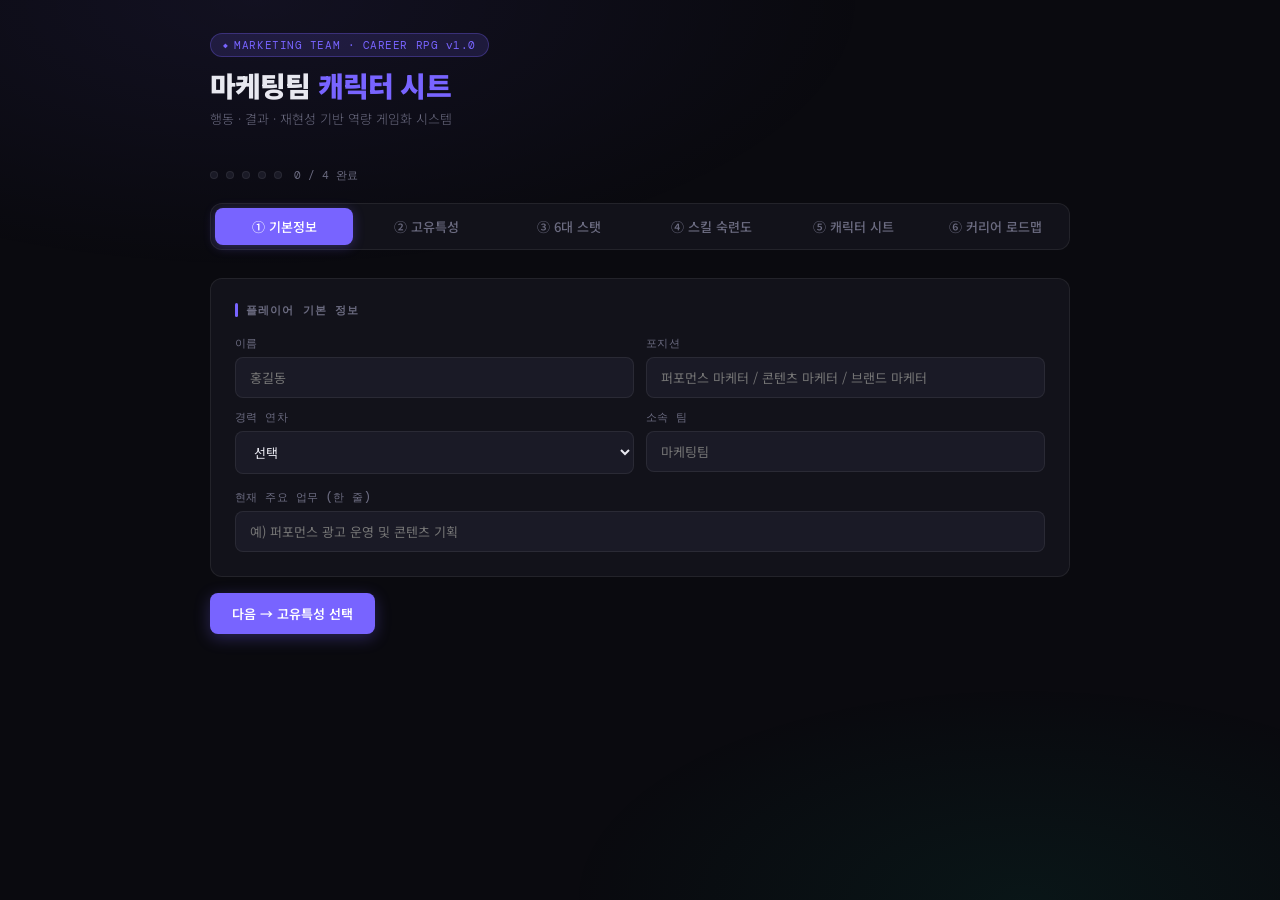
<file: marketing.html>
<!DOCTYPE html>
<html lang="ko">
<head>
<meta charset="UTF-8">
<meta name="viewport" content="width=device-width, initial-scale=1.0">
<title>마케팅팀 캐릭터 시트</title>
<link href="https://fonts.googleapis.com/css2?family=Noto+Sans+KR:wght@300;400;500;700;900&family=DM+Mono:wght@400;500&display=swap" rel="stylesheet">
<style>
  :root {
    --bg: #0a0a0f;
    --bg2: #12121a;
    --bg3: #1a1a26;
    --border: rgba(255,255,255,0.07);
    --border-active: rgba(120,100,255,0.4);
    --text: #e8e8f0;
    --text-muted: #6b6b80;
    --text-dim: #3a3a50;
    --accent: #7864ff;
    --accent2: #ff6b6b;
    --accent3: #ffd166;
    --accent4: #06d6a0;
    --accent5: #4ecdc4;
    --str: #ff6b6b;
    --agi: #4ecdc4;
    --sen: #ffd166;
    --int: #7864ff;
    --cha: #ff9f43;
    --sta: #06d6a0;
    --lv0: #3a3a50;
    --lv1: #4a6fa5;
    --lv2: #2ecc71;
    --lv3: #f39c12;
    --lv4: #e74c3c;
    --lv5: #9b59b6;
    --radius: 12px;
    --radius-sm: 8px;
  }

  * { margin: 0; padding: 0; box-sizing: border-box; }

  body {
    background: var(--bg);
    color: var(--text);
    font-family: 'Noto Sans KR', sans-serif;
    font-size: 14px;
    min-height: 100vh;
    overflow-x: hidden;
  }

  /* ── 배경 노이즈 효과 ── */
  body::before {
    content: '';
    position: fixed;
    inset: 0;
    background-image:
      radial-gradient(ellipse 80% 50% at 20% 0%, rgba(120,100,255,0.08) 0%, transparent 60%),
      radial-gradient(ellipse 60% 40% at 80% 100%, rgba(6,214,160,0.06) 0%, transparent 60%);
    pointer-events: none;
    z-index: 0;
  }

  .container {
    max-width: 900px;
    margin: 0 auto;
    padding: 32px 20px 80px;
    position: relative;
    z-index: 1;
  }

  /* ── 헤더 ── */
  .header {
    display: flex;
    align-items: flex-start;
    justify-content: space-between;
    margin-bottom: 40px;
    gap: 20px;
    flex-wrap: wrap;
  }

  .header-left {}
  .game-badge {
    display: inline-flex;
    align-items: center;
    gap: 6px;
    background: rgba(120,100,255,0.15);
    border: 1px solid rgba(120,100,255,0.3);
    border-radius: 20px;
    padding: 4px 12px;
    font-size: 11px;
    color: var(--accent);
    font-family: 'DM Mono', monospace;
    letter-spacing: 0.05em;
    margin-bottom: 12px;
  }

  .game-badge::before {
    content: '◆';
    font-size: 8px;
  }

  h1 {
    font-size: 28px;
    font-weight: 900;
    letter-spacing: -0.03em;
    line-height: 1.2;
  }

  h1 span {
    color: var(--accent);
  }

  .subtitle {
    font-size: 13px;
    color: var(--text-muted);
    margin-top: 6px;
    font-weight: 300;
  }

  /* ── 탭 네비 ── */
  .tabs {
    display: flex;
    gap: 4px;
    background: var(--bg2);
    border: 1px solid var(--border);
    border-radius: var(--radius);
    padding: 4px;
    margin-bottom: 28px;
  }

  .tab-btn {
    flex: 1;
    padding: 9px 12px;
    border: none;
    border-radius: var(--radius-sm);
    background: transparent;
    color: var(--text-muted);
    font-family: 'Noto Sans KR', sans-serif;
    font-size: 13px;
    font-weight: 500;
    cursor: pointer;
    transition: all 0.2s;
  }

  .tab-btn.active {
    background: var(--accent);
    color: #fff;
    box-shadow: 0 2px 12px rgba(120,100,255,0.3);
  }

  .tab-btn:hover:not(.active) {
    background: var(--bg3);
    color: var(--text);
  }

  .tab-panel { display: none; }
  .tab-panel.active { display: block; }

  /* ── 섹션 카드 ── */
  .card {
    background: var(--bg2);
    border: 1px solid var(--border);
    border-radius: var(--radius);
    padding: 24px;
    margin-bottom: 16px;
    transition: border-color 0.2s;
  }

  .card:hover { border-color: rgba(255,255,255,0.12); }

  .card-title {
    font-size: 11px;
    font-weight: 700;
    letter-spacing: 0.1em;
    color: var(--text-muted);
    text-transform: uppercase;
    font-family: 'DM Mono', monospace;
    margin-bottom: 18px;
    display: flex;
    align-items: center;
    gap: 8px;
  }

  .card-title::before {
    content: '';
    display: inline-block;
    width: 3px;
    height: 14px;
    background: var(--accent);
    border-radius: 2px;
  }

  /* ── 플레이어 정보 ── */
  .player-info {
    display: grid;
    grid-template-columns: 1fr 1fr;
    gap: 12px;
    margin-bottom: 16px;
  }

  .input-group {
    display: flex;
    flex-direction: column;
    gap: 6px;
  }

  .input-label {
    font-size: 11px;
    color: var(--text-muted);
    font-weight: 500;
    font-family: 'DM Mono', monospace;
    letter-spacing: 0.04em;
  }

  input[type="text"], select, textarea {
    background: var(--bg3);
    border: 1px solid var(--border);
    border-radius: var(--radius-sm);
    padding: 10px 14px;
    color: var(--text);
    font-family: 'Noto Sans KR', sans-serif;
    font-size: 13px;
    outline: none;
    transition: border-color 0.2s;
    width: 100%;
  }

  input[type="text"]:focus, select:focus, textarea:focus {
    border-color: var(--border-active);
  }

  select option { background: var(--bg2); }

  textarea { resize: vertical; min-height: 80px; }

  /* ── 고유 특성 선택 ── */
  .passive-grid {
    display: grid;
    grid-template-columns: repeat(auto-fill, minmax(240px, 1fr));
    gap: 8px;
  }

  .passive-item {
    display: flex;
    align-items: flex-start;
    gap: 10px;
    padding: 12px 14px;
    background: var(--bg3);
    border: 1px solid var(--border);
    border-radius: var(--radius-sm);
    cursor: pointer;
    transition: all 0.15s;
    user-select: none;
  }

  .passive-item:hover {
    border-color: rgba(255,255,255,0.15);
    background: rgba(255,255,255,0.04);
  }

  .passive-item.selected {
    border-color: var(--accent);
    background: rgba(120,100,255,0.1);
  }

  .passive-item.locked {
    opacity: 0.4;
    cursor: not-allowed;
  }

  .passive-item.locked:hover {
    border-color: var(--border);
    background: var(--bg3);
  }

  .passive-check {
    width: 18px;
    height: 18px;
    border: 1.5px solid var(--border-active);
    border-radius: 4px;
    flex-shrink: 0;
    margin-top: 1px;
    display: flex;
    align-items: center;
    justify-content: center;
    font-size: 10px;
    transition: all 0.15s;
  }

  .passive-item.selected .passive-check {
    background: var(--accent);
    border-color: var(--accent);
  }

  .passive-item.selected .passive-check::after {
    content: '✓';
    color: white;
    font-weight: 700;
  }

  .passive-name {
    font-size: 14px;
    font-weight: 700;
    line-height: 1.4;
    flex: 1;
    color: var(--text);
  }

  .passive-name small {
    display: block;
    font-size: 12px;
    color: rgba(200, 200, 220, 0.75);
    font-weight: 400;
    margin-top: 4px;
    line-height: 1.5;
  }

  .stat-badge {
    font-size: 10px;
    font-family: 'DM Mono', monospace;
    padding: 2px 6px;
    border-radius: 4px;
    font-weight: 500;
    flex-shrink: 0;
  }

  .stat-STR { background: rgba(255,107,107,0.2); color: var(--str); }
  .stat-AGI { background: rgba(78,205,196,0.2); color: var(--agi); }
  .stat-SEN { background: rgba(255,209,102,0.2); color: var(--sen); }
  .stat-INT { background: rgba(120,100,255,0.2); color: var(--int); }
  .stat-CHA { background: rgba(255,159,67,0.2); color: var(--cha); }
  .stat-STA { background: rgba(6,214,160,0.2); color: var(--sta); }

  /* ── 스탯 바 ── */
  .stats-grid {
    display: flex;
    flex-direction: column;
    gap: 16px;
  }

  .stat-row {
    display: grid;
    grid-template-columns: 80px 1fr 40px;
    align-items: center;
    gap: 14px;
  }

  .stat-name {
    font-size: 12px;
    font-family: 'DM Mono', monospace;
    font-weight: 500;
    display: flex;
    flex-direction: column;
    gap: 2px;
  }

  .stat-name-en { color: var(--text); }
  .stat-name-kr { font-size: 10px; color: var(--text-muted); font-family: 'Noto Sans KR', sans-serif; }

  .stat-bar-wrap {
    position: relative;
    height: 6px;
    background: var(--bg3);
    border-radius: 10px;
    overflow: hidden;
    cursor: pointer;
  }

  .stat-bar-fill {
    height: 100%;
    border-radius: 10px;
    transition: width 0.4s cubic-bezier(0.4, 0, 0.2, 1);
  }

  .stat-bar-wrap:hover .stat-bar-fill {
    filter: brightness(1.2);
  }

  /* 클릭 세그먼트 */
  .stat-segments {
    display: flex;
    gap: 2px;
    height: 6px;
  }

  .stat-seg {
    flex: 1;
    border-radius: 3px;
    background: var(--bg3);
    cursor: pointer;
    transition: all 0.15s;
  }

  .stat-seg.active { }
  .stat-seg:hover { opacity: 0.8; }

  .stat-value {
    font-size: 14px;
    font-weight: 700;
    font-family: 'DM Mono', monospace;
    text-align: right;
  }

  .stat-fill-STR { background: var(--str); }
  .stat-fill-AGI { background: var(--agi); }
  .stat-fill-SEN { background: var(--sen); }
  .stat-fill-INT { background: var(--int); }
  .stat-fill-CHA { background: var(--cha); }
  .stat-fill-STA { background: var(--sta); }

  .stat-color-STR { color: var(--str); }
  .stat-color-AGI { color: var(--agi); }
  .stat-color-SEN { color: var(--sen); }
  .stat-color-INT { color: var(--int); }
  .stat-color-CHA { color: var(--cha); }
  .stat-color-STA { color: var(--sta); }

  /* 증거 입력 */
  .evidence-box {
    background: var(--bg3);
    border: 1px solid var(--border);
    border-radius: var(--radius-sm);
    padding: 14px;
    margin-top: 8px;
    display: none;
  }

  .evidence-box.open { display: block; }

  .evidence-row {
    display: grid;
    grid-template-columns: 60px 1fr;
    gap: 8px;
    margin-bottom: 8px;
    align-items: flex-start;
  }

  .evidence-row:last-child { margin-bottom: 0; }

  .evidence-tag {
    font-size: 10px;
    font-family: 'DM Mono', monospace;
    color: var(--accent);
    padding-top: 10px;
    font-weight: 500;
  }

  /* ── 액티브 스킬 ── */
  .skill-list {
    display: flex;
    flex-direction: column;
    gap: 14px;
  }

  .skill-item {
    background: var(--bg3);
    border: 1px solid var(--border);
    border-radius: var(--radius-sm);
    padding: 16px;
    transition: border-color 0.2s;
  }

  .skill-item:hover { border-color: rgba(255,255,255,0.12); }

  .skill-header {
    display: flex;
    align-items: flex-start;
    justify-content: space-between;
    gap: 12px;
    margin-bottom: 12px;
  }

  .skill-name {
    font-size: 14px;
    font-weight: 700;
    flex: 1;
  }

  .skill-desc {
    font-size: 12px;
    color: var(--text-muted);
    font-weight: 300;
    margin-top: 2px;
  }

  /* 레벨 선택 세그먼트 버튼 */
  .level-selector {
    display: flex;
    gap: 4px;
    flex-wrap: wrap;
  }

  .level-btn {
    padding: 5px 10px;
    border-radius: 6px;
    border: 1px solid var(--border);
    background: transparent;
    color: var(--text-muted);
    font-size: 11px;
    font-family: 'DM Mono', monospace;
    cursor: pointer;
    transition: all 0.15s;
    white-space: nowrap;
  }

  .level-btn:hover { border-color: rgba(255,255,255,0.2); color: var(--text); }

  .level-btn.lv0.active { background: rgba(58,58,80,0.8); border-color: var(--lv0); color: #aaa; }
  .level-btn.lv1.active { background: rgba(74,111,165,0.3); border-color: var(--lv1); color: #6fa3d8; }
  .level-btn.lv2.active { background: rgba(46,204,113,0.2); border-color: var(--lv2); color: var(--lv2); }
  .level-btn.lv3.active { background: rgba(243,156,18,0.2); border-color: var(--lv3); color: var(--lv3); }
  .level-btn.lv4.active { background: rgba(231,76,60,0.2); border-color: var(--lv4); color: var(--lv4); }
  .level-btn.lv5.active { background: rgba(155,89,182,0.2); border-color: var(--lv5); color: var(--lv5); }

  /* 레벨 정의 참조 박스 */
  .level-ref {
    background: var(--bg3);
    border: 1px solid var(--border);
    border-radius: var(--radius-sm);
    padding: 14px 18px;
    display: grid;
    grid-template-columns: repeat(3, 1fr);
    gap: 8px;
  }

  .level-def {
    display: flex;
    align-items: flex-start;
    gap: 8px;
    padding: 8px;
    border-radius: 6px;
    background: rgba(255,255,255,0.02);
    cursor: pointer;
    transition: background 0.15s;
  }

  .level-def:hover { background: rgba(255,255,255,0.05); }

  .level-dot {
    width: 8px;
    height: 8px;
    border-radius: 50%;
    flex-shrink: 0;
    margin-top: 4px;
  }

  .level-def-text {
    font-size: 12px;
    line-height: 1.5;
  }

  .level-def-num {
    font-family: 'DM Mono', monospace;
    font-size: 11px;
    font-weight: 700;
  }

  .level-def-desc {
    font-size: 11px;
    color: var(--text-muted);
    font-weight: 300;
    margin-top: 1px;
  }

  /* ── 스킬트리 (성장경로) ── */
  .skill-tree {
    display: flex;
    flex-direction: column;
    gap: 16px;
  }

  .tree-node {
    display: flex;
    gap: 16px;
    align-items: flex-start;
  }

  .tree-line {
    display: flex;
    flex-direction: column;
    align-items: center;
    gap: 0;
    flex-shrink: 0;
  }

  .tree-dot {
    width: 28px;
    height: 28px;
    border-radius: 50%;
    border: 2px solid var(--border);
    display: flex;
    align-items: center;
    justify-content: center;
    font-size: 11px;
    font-family: 'DM Mono', monospace;
    font-weight: 700;
    flex-shrink: 0;
    cursor: pointer;
    transition: all 0.2s;
  }

  .tree-dot.current {
    border-color: var(--accent);
    color: var(--accent);
    box-shadow: 0 0 16px rgba(120,100,255,0.3);
  }

  .tree-dot.future {
    border-color: var(--accent3);
    color: var(--accent3);
    box-shadow: 0 0 16px rgba(255,209,102,0.2);
  }

  .tree-connector {
    width: 2px;
    height: 24px;
    background: linear-gradient(to bottom, var(--accent), var(--accent3));
    opacity: 0.3;
    margin: 4px 0;
  }

  .tree-content {
    flex: 1;
    padding-top: 4px;
  }

  .tree-title {
    font-size: 15px;
    font-weight: 700;
    margin-bottom: 4px;
  }

  .tree-sub {
    font-size: 12px;
    color: var(--text-muted);
    font-weight: 300;
    line-height: 1.6;
  }

  .tree-tags {
    display: flex;
    flex-wrap: wrap;
    gap: 6px;
    margin-top: 10px;
  }

  .tree-tag {
    font-size: 11px;
    padding: 3px 10px;
    border-radius: 20px;
    border: 1px solid var(--border);
    color: var(--text-muted);
  }

  /* ── 최종 캐릭터 시트 출력 ── */
  .character-sheet {
    background: var(--bg2);
    border: 1px solid var(--border);
    border-radius: var(--radius);
    overflow: hidden;
  }

  .cs-header {
    background: linear-gradient(135deg, rgba(120,100,255,0.2), rgba(6,214,160,0.1));
    border-bottom: 1px solid var(--border);
    padding: 24px;
    display: flex;
    align-items: flex-start;
    justify-content: space-between;
    gap: 16px;
    flex-wrap: wrap;
  }

  .cs-name {
    font-size: 22px;
    font-weight: 900;
    letter-spacing: -0.02em;
  }

  .cs-title {
    font-size: 13px;
    color: var(--text-muted);
    margin-top: 4px;
  }

  .cs-body { padding: 24px; }

  .cs-section {
    margin-bottom: 24px;
  }

  .cs-section-title {
    font-size: 10px;
    font-family: 'DM Mono', monospace;
    color: var(--text-dim);
    text-transform: uppercase;
    letter-spacing: 0.1em;
    margin-bottom: 12px;
  }

  .cs-passives {
    display: flex;
    flex-wrap: wrap;
    gap: 8px;
  }

  .cs-passive-tag {
    padding: 6px 14px;
    border-radius: 20px;
    border: 1px solid var(--accent);
    color: var(--accent);
    font-size: 12px;
    font-weight: 500;
    background: rgba(120,100,255,0.08);
  }

  .cs-stats-mini {
    display: grid;
    grid-template-columns: repeat(6, 1fr);
    gap: 8px;
  }

  .cs-stat-mini {
    text-align: center;
    padding: 10px 6px;
    background: var(--bg3);
    border-radius: var(--radius-sm);
    border: 1px solid var(--border);
  }

  .cs-stat-mini-val {
    font-size: 20px;
    font-weight: 700;
    font-family: 'DM Mono', monospace;
  }

  .cs-stat-mini-name {
    font-size: 10px;
    color: var(--text-muted);
    font-family: 'DM Mono', monospace;
    margin-top: 2px;
  }

  .cs-skills-table {
    width: 100%;
    border-collapse: collapse;
  }

  .cs-skills-table tr {
    border-bottom: 1px solid var(--border);
  }

  .cs-skills-table tr:last-child { border-bottom: none; }

  .cs-skills-table td {
    padding: 8px 0;
    font-size: 13px;
  }

  .cs-skills-table td:last-child {
    text-align: right;
  }

  .lv-pill {
    font-size: 11px;
    font-family: 'DM Mono', monospace;
    padding: 3px 10px;
    border-radius: 20px;
    font-weight: 500;
  }

  .lv-pill-0 { background: rgba(58,58,80,0.8); color: #888; }
  .lv-pill-1 { background: rgba(74,111,165,0.3); color: #6fa3d8; }
  .lv-pill-2 { background: rgba(46,204,113,0.2); color: var(--lv2); }
  .lv-pill-3 { background: rgba(243,156,18,0.2); color: var(--lv3); }
  .lv-pill-4 { background: rgba(231,76,60,0.2); color: var(--lv4); }
  .lv-pill-5 { background: rgba(155,89,182,0.2); color: var(--lv5); }

  /* 육각형 레이더 */
  .radar-wrap {
    display: flex;
    justify-content: center;
    padding: 10px 0;
  }

  /* ── 버튼 ── */
  .btn {
    display: inline-flex;
    align-items: center;
    gap: 8px;
    padding: 11px 22px;
    border-radius: var(--radius-sm);
    font-family: 'Noto Sans KR', sans-serif;
    font-size: 13px;
    font-weight: 600;
    cursor: pointer;
    transition: all 0.2s;
    border: none;
  }

  .btn-primary {
    background: var(--accent);
    color: white;
    box-shadow: 0 4px 16px rgba(120,100,255,0.3);
  }

  .btn-primary:hover {
    background: #8f78ff;
    transform: translateY(-1px);
    box-shadow: 0 6px 20px rgba(120,100,255,0.4);
  }

  .btn-secondary {
    background: var(--bg3);
    color: var(--text);
    border: 1px solid var(--border);
  }

  .btn-secondary:hover {
    border-color: rgba(255,255,255,0.2);
    background: rgba(255,255,255,0.06);
  }

  .btn-row {
    display: flex;
    gap: 10px;
    flex-wrap: wrap;
    margin-top: 8px;
  }

  /* 레이더 차트 */
  svg.radar text {
    font-family: 'DM Mono', monospace;
    font-size: 11px;
    fill: var(--text-muted);
  }

  /* 진행 표시 */
  .step-indicator {
    display: flex;
    gap: 8px;
    align-items: center;
    margin-bottom: 20px;
  }

  .step-dot {
    width: 8px;
    height: 8px;
    border-radius: 50%;
    background: var(--bg3);
    border: 1px solid var(--border);
    transition: all 0.2s;
  }

  .step-dot.done {
    background: var(--accent);
    border-color: var(--accent);
    box-shadow: 0 0 8px rgba(120,100,255,0.5);
  }

  /* ── 커리어 로드맵 ── */
  .road-stage {
    background: var(--bg3);
    border: 1px solid var(--border);
    border-radius: var(--radius-sm);
    overflow: hidden;
    transition: border-color 0.2s;
  }

  .road-stage:hover { border-color: rgba(255,255,255,0.12); }

  .road-stage-header {
    display: flex;
    align-items: center;
    justify-content: space-between;
    padding: 16px 18px;
    cursor: pointer;
    user-select: none;
    gap: 12px;
  }

  .road-stage-left {
    display: flex;
    align-items: flex-start;
    gap: 14px;
    flex: 1;
  }

  .road-num {
    width: 36px;
    height: 36px;
    border-radius: 50%;
    display: flex;
    align-items: center;
    justify-content: center;
    font-size: 15px;
    font-weight: 700;
    font-family: 'DM Mono', monospace;
    flex-shrink: 0;
    margin-top: 2px;
  }

  .current-stage { background: rgba(120,100,255,0.2); border: 2px solid var(--accent); color: var(--accent); }
  .mid-stage     { background: rgba(6,214,160,0.15);  border: 2px solid var(--accent4); color: var(--accent4); }
  .final-stage   { background: rgba(255,209,102,0.15); border: 2px solid var(--accent3); color: var(--accent3); }

  .road-stage-title {
    font-size: 14px;
    font-weight: 700;
    line-height: 1.4;
    display: flex;
    align-items: center;
    gap: 8px;
    flex-wrap: wrap;
  }

  .road-stage-sub {
    font-size: 12px;
    color: rgba(200,200,220,0.7);
    font-weight: 400;
    margin-top: 3px;
    line-height: 1.5;
  }

  .road-class-badge {
    font-size: 10px;
    padding: 2px 8px;
    border-radius: 20px;
    font-weight: 600;
    font-family: 'DM Mono', monospace;
    white-space: nowrap;
  }

  .current-badge { background: rgba(120,100,255,0.2); color: var(--accent); border: 1px solid rgba(120,100,255,0.4); }
  .mid-badge     { background: rgba(6,214,160,0.15);  color: var(--accent4); border: 1px solid rgba(6,214,160,0.3); }
  .final-badge   { background: rgba(255,209,102,0.15); color: var(--accent3); border: 1px solid rgba(255,209,102,0.3); }

  .road-chevron {
    color: var(--text-muted);
    font-size: 16px;
    transition: transform 0.2s;
    flex-shrink: 0;
  }

  .road-stage-body {
    display: none;
    padding: 0 18px 18px;
    border-top: 1px solid var(--border);
  }

  .road-stage-body.open { display: block; }

  .road-metaphor {
    font-size: 12px;
    font-style: italic;
    color: rgba(200,200,220,0.65);
    padding: 12px 14px;
    border-left: 3px solid rgba(120,100,255,0.4);
    background: rgba(120,100,255,0.05);
    border-radius: 0 6px 6px 0;
    margin: 14px 0 16px;
    line-height: 1.6;
  }

  .road-grid {
    display: grid;
    grid-template-columns: repeat(3, 1fr);
    gap: 12px;
    margin-bottom: 16px;
  }

  .road-col {
    background: rgba(255,255,255,0.03);
    border: 1px solid var(--border);
    border-radius: var(--radius-sm);
    padding: 12px;
  }

  .road-col-title {
    font-size: 10px;
    font-family: 'DM Mono', monospace;
    color: var(--text-muted);
    text-transform: uppercase;
    letter-spacing: 0.06em;
    margin-bottom: 8px;
  }

  .road-col-body {
    font-size: 12px;
    color: rgba(200,200,220,0.8);
    line-height: 1.6;
  }

  .road-skill-tags {
    display: flex;
    flex-wrap: wrap;
    gap: 5px;
  }

  .road-skill-tag {
    font-size: 11px;
    padding: 3px 9px;
    border-radius: 20px;
    border: 1px solid var(--border);
    color: var(--text-muted);
    background: rgba(255,255,255,0.03);
  }

  .road-skill-tag.unlock {
    border-color: rgba(6,214,160,0.3);
    color: var(--accent4);
    background: rgba(6,214,160,0.07);
  }

  .road-skill-tag.final {
    border-color: rgba(255,209,102,0.3);
    color: var(--accent3);
    background: rgba(255,209,102,0.07);
  }

  .road-quest {
    background: rgba(120,100,255,0.07);
    border: 1px solid rgba(120,100,255,0.25);
    border-radius: var(--radius-sm);
    padding: 12px 14px;
    margin-bottom: 14px;
  }

  .road-quest-label {
    font-size: 11px;
    font-family: 'DM Mono', monospace;
    color: var(--accent);
    font-weight: 600;
    margin-bottom: 6px;
    letter-spacing: 0.04em;
  }

  .road-quest-text {
    font-size: 12px;
    color: rgba(200,200,220,0.85);
    line-height: 1.6;
  }

  .road-unlock-check {
    display: flex;
    flex-direction: column;
    gap: 8px;
  }

  .road-check-row {
    display: flex;
    align-items: flex-start;
    gap: 10px;
    cursor: pointer;
    font-size: 12px;
    color: rgba(200,200,220,0.75);
    line-height: 1.5;
    padding: 6px 10px;
    border-radius: 6px;
    border: 1px solid transparent;
    transition: all 0.15s;
  }

  .road-check-row:hover { background: rgba(255,255,255,0.03); border-color: var(--border); }

  .road-check-row input[type="checkbox"] {
    width: 15px;
    height: 15px;
    flex-shrink: 0;
    margin-top: 1px;
    accent-color: var(--accent);
    cursor: pointer;
  }

  .road-check-row:has(input:checked) {
    color: var(--text);
    text-decoration: none;
  }

  .road-arrow-wrap {
    display: flex;
    flex-direction: column;
    align-items: center;
    padding: 8px 0;
    gap: 4px;
  }

  .road-arrow-line {
    width: 2px;
    height: 20px;
    background: linear-gradient(to bottom, var(--accent), var(--accent4));
    opacity: 0.4;
  }

  .road-arrow-label {
    font-size: 11px;
    font-family: 'DM Mono', monospace;
    color: var(--text-muted);
    text-align: center;
  }

  @media (max-width: 600px) {
    .road-grid { grid-template-columns: 1fr; }
    .road-stage-title { font-size: 13px; }
  }

  /* notice */
  .notice {
    font-size: 12px;
    color: var(--text-muted);
    padding: 10px 14px;
    background: rgba(120,100,255,0.08);
    border-left: 3px solid var(--accent);
    border-radius: 0 6px 6px 0;
    line-height: 1.6;
  }

  /* 레이더 오버레이 */
  .radar-overlay {
    position: absolute;
    inset: 0;
    pointer-events: none;
  }

  /* 반응형 */
  @media (max-width: 600px) {
    .player-info { grid-template-columns: 1fr; }
    .passive-grid { grid-template-columns: 1fr; }
    .stat-row { grid-template-columns: 70px 1fr 36px; gap: 10px; }
    .level-ref { grid-template-columns: 1fr 1fr; }
    .cs-stats-mini { grid-template-columns: repeat(3, 1fr); }
    .level-selector { gap: 3px; }
    .level-btn { font-size: 10px; padding: 4px 8px; }
  }
</style>
</head>
<body>
<div class="container">

  <!-- 헤더 -->
  <div class="header">
    <div class="header-left">
      <div class="game-badge">MARKETING TEAM · CAREER RPG v1.0</div>
      <h1>마케팅팀 <span>캐릭터 시트</span></h1>
      <p class="subtitle">행동 · 결과 · 재현성 기반 역량 게임화 시스템</p>
    </div>
  </div>

  <!-- 진행 표시 -->
  <div class="step-indicator" id="stepIndicator">
    <div class="step-dot" id="dot0"></div>
    <div class="step-dot" id="dot1"></div>
    <div class="step-dot" id="dot2"></div>
    <div class="step-dot" id="dot3"></div>
    <div class="step-dot" id="dot4"></div>
    <span style="font-size:11px;color:var(--text-muted);font-family:'DM Mono',monospace;margin-left:4px" id="stepLabel">0 / 4 완료</span>
  </div>

  <!-- 탭 -->
  <div class="tabs">
    <button class="tab-btn active" onclick="switchTab('basic')">① 기본정보</button>
    <button class="tab-btn" onclick="switchTab('passive')">② 고유특성</button>
    <button class="tab-btn" onclick="switchTab('stats')">③ 6대 스탯</button>
    <button class="tab-btn" onclick="switchTab('skills')">④ 스킬 숙련도</button>
    <button class="tab-btn" onclick="switchTab('sheet')">⑤ 캐릭터 시트</button>
    <button class="tab-btn" onclick="switchTab('roadmap')">⑥ 커리어 로드맵</button>
  </div>

  <!-- ① 기본 정보 -->
  <div class="tab-panel active" id="tab-basic">
    <div class="card">
      <div class="card-title">플레이어 기본 정보</div>
      <div class="player-info">
        <div class="input-group">
          <label class="input-label">이름</label>
          <input type="text" id="playerName" placeholder="홍길동">
        </div>
        <div class="input-group">
          <label class="input-label">포지션</label>
          <input type="text" id="playerRole" placeholder="퍼포먼스 마케터 / 콘텐츠 마케터 / 브랜드 마케터">
        </div>
        <div class="input-group">
          <label class="input-label">경력 연차</label>
          <select id="playerYear">
            <option value="">선택</option>
            <option>1년 미만</option>
            <option>1~2년</option>
            <option>3~5년</option>
            <option>6~10년</option>
            <option>10년 이상</option>
          </select>
        </div>
        <div class="input-group">
          <label class="input-label">소속 팀</label>
          <input type="text" id="playerTeam" placeholder="마케팅팀">
        </div>
      </div>
      <div class="input-group">
        <label class="input-label">현재 주요 업무 (한 줄)</label>
        <input type="text" id="playerJob" placeholder="예) 퍼포먼스 광고 운영 및 콘텐츠 기획">
      </div>
    </div>

    <div class="btn-row">
      <button class="btn btn-primary" onclick="switchTab('passive')">다음 → 고유특성 선택</button>
    </div>
  </div>

  <!-- ② 고유 특성 -->
  <div class="tab-panel" id="tab-passive">
    <div class="card">
      <div class="card-title">고유 특성 (Passive Skills) — 2개 선택</div>
      <p class="notice" style="margin-bottom:16px">나의 본질적인 기질에 가장 가까운 것을 골라주세요. 최대 2개 선택 가능합니다.</p>
      <div class="passive-grid" id="passiveGrid"></div>
    </div>
    <div class="btn-row">
      <button class="btn btn-secondary" onclick="switchTab('basic')">← 이전</button>
      <button class="btn btn-primary" onclick="switchTab('stats')">다음 → 6대 스탯 입력</button>
    </div>
  </div>

  <!-- ③ 6대 스탯 -->
  <div class="tab-panel" id="tab-stats">
    <div class="card">
      <div class="card-title">6대 핵심 스탯 (1~10점)</div>
      <p class="notice" style="margin-bottom:20px">점수 바를 클릭해 점수를 설정하세요. 각 스탯 클릭 시 증거 입력 폼이 열립니다.</p>
      <div class="stats-grid" id="statsGrid"></div>
    </div>
    <div class="btn-row">
      <button class="btn btn-secondary" onclick="switchTab('passive')">← 이전</button>
      <button class="btn btn-primary" onclick="switchTab('skills')">다음 → 스킬 숙련도</button>
    </div>
  </div>

  <!-- ④ 스킬 숙련도 -->
  <div class="tab-panel" id="tab-skills">
    <div class="card">
      <div class="card-title">액티브 스킬 숙련도</div>
      <p class="notice" style="margin-bottom:20px">각 스킬의 현재 레벨을 선택하세요. 레벨 기준은 ① 기본정보 탭 하단을 참조하세요.</p>
      <div class="skill-list" id="skillList"></div>
    </div>
    <div class="btn-row">
      <button class="btn btn-secondary" onclick="switchTab('stats')">← 이전</button>
      <button class="btn btn-primary" onclick="generateSheet()">⚡ 캐릭터 시트 생성</button>
    </div>
  </div>

  <!-- ⑤ 캐릭터 시트 -->
  <div class="tab-panel" id="tab-sheet">
    <div id="sheetOutput"></div>
    <div class="btn-row">
      <button class="btn btn-secondary" onclick="switchTab('skills')">← 수정하기</button>
      <button class="btn btn-primary" onclick="window.print()">🖨 인쇄 / PDF 저장</button>
    </div>
  </div>

  <!-- ⑥ 커리어 로드맵 -->
  <div class="tab-panel" id="tab-roadmap">

    <div class="card">
      <div class="card-title">전직 로드맵 — Channel Expert → Growth Marketer → Brand Builder</div>
      <p class="notice" style="margin-bottom:24px">현재의 강점을 버리는 게 아니라, <strong style="color:var(--accent)">디딤돌 삼아 다음 단계를 해금(Unlock)</strong>하는 전직 퀘스트입니다.</p>

      <!-- Stage 1 -->
      <div class="road-stage" id="stage1">
        <div class="road-stage-header" onclick="toggleStage('stage1')">
          <div class="road-stage-left">
            <div class="road-num current-stage">1</div>
            <div>
              <div class="road-stage-title">
                <span class="road-class-badge current-badge">현재 단계</span>
                Channel Expert — The Executor
              </div>
              <div class="road-stage-sub">정해진 채널과 예산 안에서 최고 ROAS를 뽑아내는 실행 전문가</div>
            </div>
          </div>
          <div class="road-chevron">▾</div>
        </div>
        <div class="road-stage-body open" id="body-stage1">
          <div class="road-metaphor">"주어진 전장에서 가장 효율적으로 싸우는 정예 전사 — 채널 특성을 꿰고 광고비 1원의 낭비도 허용하지 않는 실행력"</div>
          <div class="road-grid">
            <div class="road-col">
              <div class="road-col-title">핵심 미션</div>
              <div class="road-col-body">맡은 채널에서 ROAS·CTR·전환율을 최대화. 데이터를 보며 빠르게 소재·타겟·입찰을 최적화하는 것이 핵심.<br><br>
                <span style="color:var(--accent);font-size:11px;font-family:'DM Mono',monospace">→ 채널을 완전히 장악하고 재현 가능한 성과를 만드는 단계</span>
              </div>
            </div>
            <div class="road-col">
              <div class="road-col-title">핵심 역량</div>
              <div class="road-skill-tags">
                <span class="road-skill-tag">매체 세팅·최적화</span>
                <span class="road-skill-tag">소재 A/B 테스트</span>
                <span class="road-skill-tag">타겟 설계</span>
                <span class="road-skill-tag">성과 리포팅</span>
                <span class="road-skill-tag">예산 배분</span>
              </div>
            </div>
            <div class="road-col">
              <div class="road-col-title">성장 지표 (KPI)</div>
              <div class="road-col-body">
                ROAS <span style="color:var(--accent);font-family:'DM Mono',monospace">≥ 300%</span><br>
                CTR <span style="color:var(--accent);font-family:'DM Mono',monospace">≥ 2%</span><br>
                CPC 절감률 <span style="color:var(--accent);font-family:'DM Mono',monospace">전월比 ↓</span><br>
                전환율 <span style="color:var(--accent);font-family:'DM Mono',monospace">≥ 3%</span><br>
                광고비 집행 정확도 <span style="color:var(--accent);font-family:'DM Mono',monospace">≥ 95%</span>
              </div>
            </div>
          </div>
          <div class="road-quest">
            <div class="road-quest-label">🎯 전직 퀘스트</div>
            <div class="road-quest-text">2개 이상 매체를 동시 운영하며 각 채널별 ROAS 300% 이상 달성하고, 재현 가능한 최적화 매뉴얼 보유하기</div>
          </div>
          <div style="font-size:10px;font-family:'DM Mono',monospace;color:var(--text-muted);margin:14px 0 8px;letter-spacing:0.06em">UNLOCK CHECKLIST</div>
          <div class="road-unlock-check">
            <label class="road-check-row"><input type="checkbox" id="q1a" onchange="updateUnlock()"><span>2개 이상 매체 단독 운영 및 ROAS 300% 이상 달성 경험 보유</span></label>
            <label class="road-check-row"><input type="checkbox" id="q1b" onchange="updateUnlock()"><span>소재·타겟·입찰 A/B 테스트 결과를 데이터로 정리한 문서 보유</span></label>
            <label class="road-check-row"><input type="checkbox" id="q1c" onchange="updateUnlock()"><span>채널별 최적화 매뉴얼 문서화 및 팀 공유 경험</span></label>
          </div>
        </div>
      </div>

      <div class="road-arrow-wrap">
        <div class="road-arrow-line"></div>
        <div class="road-arrow-label"><span id="unlock-txt1">퀘스트 달성 시 다음 단계 해금 ↓</span></div>
      </div>

      <!-- Stage 2 -->
      <div class="road-stage" id="stage2">
        <div class="road-stage-header" onclick="toggleStage('stage2')">
          <div class="road-stage-left">
            <div class="road-num mid-stage">2</div>
            <div>
              <div class="road-stage-title">
                <span class="road-class-badge mid-badge">과도기 전직</span>
                Growth Marketer — The Strategist
              </div>
              <div class="road-stage-sub">채널을 넘어 고객 여정 전체를 설계하고 매출 구조를 최적화하는 전략가</div>
            </div>
          </div>
          <div class="road-chevron">▾</div>
        </div>
        <div class="road-stage-body open" id="body-stage2">
          <div class="road-metaphor" style="border-color:rgba(6,214,160,0.35);background:rgba(6,214,160,0.05);">"단일 전장의 전사에서 전체 전쟁을 설계하는 전략가로 — 광고 클릭 이후 결제·재구매·LTV까지 고객 여정 전체를 책임지는 단계"</div>
          <div class="road-grid">
            <div class="road-col">
              <div class="road-col-title">핵심 미션</div>
              <div class="road-col-body">단순 광고 성과를 넘어 CAC·LTV·BEP를 계산하고 "이 마케팅이 실제로 이익을 내는가"를 판단. 채널 믹스와 프로모션 구조를 통합 설계.<br><br>
                <span style="color:var(--accent4);font-size:11px;font-family:'DM Mono',monospace">→ 광고비를 쓰는 것에서 매출 구조를 설계하는 것으로 전환</span>
              </div>
            </div>
            <div class="road-col">
              <div class="road-col-title">새로 획득할 역량</div>
              <div class="road-skill-tags">
                <span class="road-skill-tag unlock">LTV·CAC 분석</span>
                <span class="road-skill-tag unlock">프로모션 BEP 설계</span>
                <span class="road-skill-tag unlock">퍼널 최적화</span>
                <span class="road-skill-tag unlock">CRM·리텐션</span>
                <span class="road-skill-tag unlock">채널 믹스 전략</span>
                <span class="road-skill-tag unlock">그로스 해킹</span>
              </div>
            </div>
            <div class="road-col">
              <div class="road-col-title">성장 지표 (KPI)</div>
              <div class="road-col-body">
                CAC 대비 LTV 비율 <span style="color:var(--accent4);font-family:'DM Mono',monospace">≥ 3배</span><br>
                재구매율 <span style="color:var(--accent4);font-family:'DM Mono',monospace">≥ 25%</span><br>
                프로모션 이익률 <span style="color:var(--accent4);font-family:'DM Mono',monospace">≥ 20%</span><br>
                퍼널 전환율 개선 <span style="color:var(--accent4);font-family:'DM Mono',monospace">+15%↑</span><br>
                마케팅 기여 매출 <span style="color:var(--accent4);font-family:'DM Mono',monospace">↑ 성장</span>
              </div>
            </div>
          </div>
          <div style="background:rgba(6,214,160,0.05);border:1px solid rgba(6,214,160,0.15);border-radius:var(--radius-sm);padding:14px;margin-bottom:14px;">
            <div style="font-size:10px;font-family:'DM Mono',monospace;color:var(--accent4);margin-bottom:10px;letter-spacing:0.06em">STAGE 1 → 2 핵심 전환점</div>
            <div style="display:grid;grid-template-columns:1fr 1fr;gap:10px">
              <div style="font-size:12px;color:rgba(200,200,220,0.7)">
                <div style="color:var(--text-muted);font-size:10px;margin-bottom:4px">Stage 1에서 하던 것</div>
                "ROAS·CTR 높이기"<br>"소재 테스트·최적화"<br>"매체별 예산 집행"
              </div>
              <div style="font-size:12px;color:rgba(200,200,220,0.85)">
                <div style="color:var(--accent4);font-size:10px;margin-bottom:4px">Stage 2에서 추가되는 것</div>
                "이 캠페인이 실제로 이익을 냈는가?"<br>"고객이 재구매하는 구조를 만들었는가?"<br>"전체 퍼널의 병목이 어디인가?"
              </div>
            </div>
          </div>
          <div class="road-quest" style="border-color:rgba(6,214,160,0.3);background:rgba(6,214,160,0.06);">
            <div class="road-quest-label" style="color:var(--accent4)">🎯 전직 퀘스트</div>
            <div class="road-quest-text">프로모션 1개의 CAC·LTV·BEP를 직접 계산하고, 이익률 20% 이상인 캠페인 구조를 설계·실행·검증하기</div>
          </div>
          <div style="font-size:10px;font-family:'DM Mono',monospace;color:var(--text-muted);margin:14px 0 8px;letter-spacing:0.06em">UNLOCK CHECKLIST</div>
          <div class="road-unlock-check">
            <label class="road-check-row"><input type="checkbox" id="q2a" onchange="updateUnlock()"><span>CAC·LTV·BEP 계산 결과를 포함한 캠페인 분석 보고서 1개 이상 작성</span></label>
            <label class="road-check-row"><input type="checkbox" id="q2b" onchange="updateUnlock()"><span>재구매율 또는 리텐션 개선을 목표로 한 CRM 캠페인 직접 기획·실행</span></label>
            <label class="road-check-row"><input type="checkbox" id="q2c" onchange="updateUnlock()"><span>퍼널 분석으로 병목 구간 특정 및 개선 후 전환율 수치 비교 데이터 보유</span></label>
            <label class="road-check-row"><input type="checkbox" id="q2d" onchange="updateUnlock()"><span>채널 믹스 전략 문서 작성 — 각 채널의 역할(인지·고려·전환·재구매) 정의</span></label>
            <label class="road-check-row"><input type="checkbox" id="q2e" onchange="updateUnlock()"><span>이익률 기준 프로모션 성과 평가 루틴 보유 (단순 ROAS 이상의 지표 관리)</span></label>
          </div>
        </div>
      </div>

      <div class="road-arrow-wrap">
        <div class="road-arrow-line"></div>
        <div class="road-arrow-label"><span id="unlock-txt2">퀘스트 달성 시 최종 전직 해금 ↓</span></div>
      </div>

      <!-- Stage 3 -->
      <div class="road-stage" id="stage3">
        <div class="road-stage-header" onclick="toggleStage('stage3')">
          <div class="road-stage-left">
            <div class="road-num final-stage">3</div>
            <div>
              <div class="road-stage-title">
                <span class="road-class-badge final-badge">최종 목표</span>
                Brand Builder — The Visionary
              </div>
              <div class="road-stage-sub">광고 없이도 고객이 먼저 찾아오는 브랜드 자산을 만드는 마케터</div>
            </div>
          </div>
          <div class="road-chevron">▾</div>
        </div>
        <div class="road-stage-body open" id="body-stage3">
          <div class="road-metaphor" style="border-color:rgba(255,209,102,0.35);background:rgba(255,209,102,0.06);">"광고비를 태워 고객을 사는 것에서, 브랜드 자체가 고객을 끌어당기는 자석이 되는 단계 — Channel Expert의 실행력 + Growth Marketer의 구조 설계가 합쳐져, 이제는 지속 가능한 브랜드 자산을 구축"</div>
          <div class="road-grid">
            <div class="road-col">
              <div class="road-col-title">핵심 미션</div>
              <div class="road-col-body">광고 의존도를 줄이고 브랜드 인지도·팬덤·콘텐츠 자산으로 자연 유입을 만드는 것. "이 브랜드가 없어지면 아쉬운 고객"을 만드는 것이 핵심.<br><br>
                <span style="color:var(--accent3);font-size:11px;font-family:'DM Mono',monospace">→ 광고비를 쓸수록 성장하는 것에서 브랜드가 스스로 성장하는 구조로 전환</span>
              </div>
            </div>
            <div class="road-col">
              <div class="road-col-title">새로 획득할 역량</div>
              <div class="road-skill-tags">
                <span class="road-skill-tag final">브랜드 전략 수립</span>
                <span class="road-skill-tag final">콘텐츠 자산 구축</span>
                <span class="road-skill-tag final">커뮤니티 마케팅</span>
                <span class="road-skill-tag final">PR·바이럴 설계</span>
                <span class="road-skill-tag final">마케팅 조직 설계</span>
                <span class="road-skill-tag final">브랜드 가이드라인</span>
              </div>
            </div>
            <div class="road-col">
              <div class="road-col-title">성장 지표 (KPI)</div>
              <div class="road-col-body">
                자연 유입 비중 <span style="color:var(--accent3);font-family:'DM Mono',monospace">≥ 40%</span><br>
                브랜드 검색량 <span style="color:var(--accent3);font-family:'DM Mono',monospace">월 1,000↑</span><br>
                광고비 없는 콘텐츠 매출 <span style="color:var(--accent3);font-family:'DM Mono',monospace">≥ 20%</span><br>
                팔로워·구독자 <span style="color:var(--accent3);font-family:'DM Mono',monospace">5,000↑</span><br>
                광고 의존도 <span style="color:var(--accent3);font-family:'DM Mono',monospace">↓ 30% 감소</span>
              </div>
            </div>
          </div>
          <div style="background:rgba(255,209,102,0.05);border:1px solid rgba(255,209,102,0.15);border-radius:var(--radius-sm);padding:14px;margin-bottom:14px;">
            <div style="font-size:10px;font-family:'DM Mono',monospace;color:var(--accent3);margin-bottom:10px;letter-spacing:0.06em">BRAND BUILDER가 반드시 답해야 할 3가지 질문</div>
            <div style="display:flex;flex-direction:column;gap:8px">
              <div style="font-size:12px;color:rgba(200,200,220,0.85);padding:8px 12px;background:rgba(255,255,255,0.03);border-radius:6px">
                <span style="color:var(--accent3);font-family:'DM Mono',monospace;font-size:11px">WHY —</span> 광고를 끊어도 고객이 이 브랜드를 찾을 이유가 있는가?
              </div>
              <div style="font-size:12px;color:rgba(200,200,220,0.85);padding:8px 12px;background:rgba(255,255,255,0.03);border-radius:6px">
                <span style="color:var(--accent3);font-family:'DM Mono',monospace;font-size:11px">WHO —</span> 우리 브랜드의 가장 열성적인 팬 100명은 누구이고, 무엇에 열광하는가?
              </div>
              <div style="font-size:12px;color:rgba(200,200,220,0.85);padding:8px 12px;background:rgba(255,255,255,0.03);border-radius:6px">
                <span style="color:var(--accent3);font-family:'DM Mono',monospace;font-size:11px">HOW —</span> 광고비 0원으로 다음 달 매출의 20%를 만들 수 있는가?
              </div>
            </div>
          </div>
          <div class="road-quest" style="border-color:rgba(255,209,102,0.4);background:rgba(255,209,102,0.07);">
            <div class="road-quest-label" style="color:var(--accent3)">🏆 최종 퀘스트</div>
            <div class="road-quest-text">광고 집행 없이 콘텐츠·커뮤니티·바이럴만으로 월 매출의 20% 이상 달성하기 — 브랜드 자산이 스스로 매출을 만드는 구조 완성</div>
          </div>
          <div style="font-size:10px;font-family:'DM Mono',monospace;color:var(--text-muted);margin:14px 0 8px;letter-spacing:0.06em">UNLOCK CHECKLIST — 최종 전직 완성 조건</div>
          <div class="road-unlock-check">
            <label class="road-check-row"><input type="checkbox" id="q3a" onchange="updateUnlock()"><span>브랜드 전략 문서 완성 — 포지셔닝·톤앤매너·타겟 페르소나·브랜드 약속 포함</span></label>
            <label class="road-check-row"><input type="checkbox" id="q3b" onchange="updateUnlock()"><span>광고 없이 유입된 자연 검색·SNS·추천 트래픽이 전체 유입의 40% 이상 달성</span></label>
            <label class="road-check-row"><input type="checkbox" id="q3c" onchange="updateUnlock()"><span>팔로워·뉴스레터 구독자 등 브랜드 자체 채널 보유 (광고 플랫폼 외)</span></label>
            <label class="road-check-row"><input type="checkbox" id="q3d" onchange="updateUnlock()"><span>콘텐츠 1개가 광고 없이 1만 이상 도달한 바이럴 경험 1회 이상</span></label>
            <label class="road-check-row"><input type="checkbox" id="q3e" onchange="updateUnlock()"><span>마케팅 전략 보고서를 경영진에게 직접 발표하고 예산 승인 경험</span></label>
          </div>
        </div>
      </div>
    </div>

    <!-- 면담 메모 -->
    <div class="card">
      <div class="card-title">팀장 면담 메모</div>
      <p class="notice" style="margin-bottom:14px">면담 중 논의한 내용·액션 아이템을 기록해두세요.</p>
      <div style="display:flex;flex-direction:column;gap:12px">
        <div class="input-group">
          <label class="input-label">현재 단계 자가 진단 (Stage 1~3 중 어디?)</label>
          <select id="selfStage">
            <option value="">선택</option>
            <option value="1">Stage 1 — Channel Expert 진행 중</option>
            <option value="1.5">Stage 1~2 — 전환 중</option>
            <option value="2">Stage 2 — Growth Marketer 진행 중</option>
            <option value="2.5">Stage 2~3 — 전환 중</option>
            <option value="3">Stage 3 — Brand Builder 진행 중</option>
          </select>
        </div>
        <div class="input-group">
          <label class="input-label">다음 단계로 가기 위해 지금 당장 할 수 있는 것 (1가지)</label>
          <input type="text" id="nextAction" placeholder="예) 이번 달 캠페인 CAC·LTV 직접 계산해보기">
        </div>
        <div class="input-group">
          <label class="input-label">팀장과 합의한 단기 목표 (3개월)</label>
          <textarea id="shortGoal" rows="3" placeholder="예) Q3까지 주요 프로모션 BEP 분석 보고서 작성 및 팀 공유"></textarea>
        </div>
        <div class="input-group">
          <label class="input-label">팀장과 합의한 장기 목표 (1~2년)</label>
          <textarea id="longGoal" rows="3" placeholder="예) 브랜드 자연 유입 40% 달성, 콘텐츠 마케팅 체계 구축"></textarea>
        </div>
      </div>
    </div>

    <div class="btn-row">
      <button class="btn btn-secondary" onclick="switchTab('sheet')">← 캐릭터 시트</button>
      <button class="btn btn-primary" onclick="window.print()">🖨 인쇄 / PDF 저장</button>
    </div>
  </div>

</div>

<script>
// ── 데이터 ──
const PASSIVES = [
  { id:1,  name:'데이터 샤먼',      desc:'수치 속에서 고객의 심리 변화를 귀신같이 찾아냄',              stat:'INT' },
  { id:2,  name:'밈 마법사',        desc:'유행하는 트렌드를 즉시 콘텐츠화하여 바이럴을 일으킴',        stat:'SEN' },
  { id:3,  name:'지갑 열기 전문가', desc:'고객이 홀린 듯 결제하게 만드는 마법의 카피 구사',            stat:'STR' },
  { id:4,  name:'마감의 수호신',    desc:'촉박한 일정에도 퀄리티 하락 없이 정시에 완수',               stat:'AGI' },
  { id:5,  name:'공감의 빙의술사',  desc:'타겟 페르소나의 입장에서 소름 돋는 기획을 함',               stat:'SEN' },
  { id:6,  name:'ROAS의 사냥꾼',    desc:'광고비 1원도 낭비하지 않는 극한의 효율 추구',                stat:'STR' },
  { id:7,  name:'네트워킹의 허브',  desc:'부서 간 갈등을 해결하고 협력을 끌어내는 화술',               stat:'CHA' },
  { id:8,  name:'AI 프롬프트 술사', desc:'AI를 도구처럼 다루어 업무 속도를 5배 높임',                  stat:'AGI' },
  { id:9,  name:'손익의 수호자',    desc:'단순 성과를 넘어 실제 이익(Profit)을 계산함',                stat:'STR' },
  { id:10, name:'멀티채널 마스터',  desc:'여러 매체를 동시에 운영하며 최적의 믹스를 찾음',             stat:'AGI' },
  { id:11, name:'디테일 집착광',    desc:'오타, 1px 오차도 허용 않는 완벽한 결과물 산출',              stat:'STA' },
  { id:12, name:'긍정의 오라',      desc:'실패한 캠페인에서도 배움을 찾아 팀 사기를 높임',             stat:'CHA' },
  { id:13, name:'아이디어 화수분',  desc:'회의 때마다 쏟아지는 창의적인 기획의 원천',                  stat:'SEN' },
  { id:14, name:'강철 멘탈',        desc:'연이은 성과 저조에도 흔들림 없이 개선안을 도출',             stat:'STA' },
  { id:15, name:'비즈니스 설계자',  desc:'마케팅을 넘어 비즈니스 모델 전체의 판을 짬',                 stat:'STR' },
];

const STATS = [
  {
    key:'STR', name:'전략력', desc:'캠페인 방향성 및 기획력',
    fullDesc:'마케팅 목표를 정의하고 채널·예산·타이밍을 설계하는 능력. "왜 이 캠페인인가"를 논리적으로 설계하는 힘.',
    ex: {
      action:'예) 시즌 캠페인 전략 수립 — 타겟 세그먼트 3개 정의 후 채널별 예산 배분 기획',
      result:'예) 캠페인 ROAS 340% 달성, 전월 대비 매출 +28% 성장',
      repeat:'예) 캠페인 기획 템플릿 문서화, 분기마다 동일 프레임 적용 중'
    },
    exEasy: {
      action:'예) 팀장 캠페인 기획안을 보고 "이 부분은 이렇게 바꾸면 어떨까요?"라고 의견을 냈음',
      result:'예) 팀장이 내 의견을 일부 반영해서 기획안이 수정됨',
      repeat:'예) 기획안 볼 때마다 "왜 이 채널인가?"를 스스로 질문하는 습관 보유'
    }
  },
  {
    key:'AGI', name:'민첩도', desc:'실행 속도 및 트렌드 대응력',
    fullDesc:'빠르게 실행하고 결과를 보며 즉시 수정하는 능력. 트렌드 변화나 성과 이상 신호에 즉각 대응하는 힘.',
    ex: {
      action:'예) 경쟁사 프로모션 발견 후 24시간 내 대응 캠페인 세팅 및 소재 제작',
      result:'예) 대응 캠페인 CTR 4.2%, 경쟁사 대비 전환율 1.8배 달성',
      repeat:'예) 긴급 대응 SOP 문서 보유, 팀 공유 후 3회 이상 반복 적용'
    },
    exEasy: {
      action:'예) 광고 소재 성과가 갑자기 떨어졌을 때 팀장한테 바로 보고하고 대체 소재를 준비해달라고 요청',
      result:'예) 빠른 보고로 팀장이 즉시 대응해서 성과 하락을 최소화',
      repeat:'예) 숫자가 이상하면 30분 안에 보고하는 것을 내 기준으로 삼고 있음'
    }
  },
  {
    key:'SEN', name:'감각', desc:'트렌드·카피·크리에이티브 감도',
    fullDesc:'소비자 감성과 시장 트렌드를 직관적으로 읽는 능력. 바이럴되는 콘텐츠와 안 되는 콘텐츠를 구분하는 눈.',
    ex: {
      action:'예) SNS 트렌드 분석 후 밈 활용 콘텐츠 기획, 카피라이팅 직접 작성',
      result:'예) 해당 콘텐츠 도달 32만, 저장 수 1,200회, 브랜드 팔로워 +800명',
      repeat:'예) 주간 트렌드 리포트 작성 루틴 보유, 콘텐츠 칼렌더에 반영 중'
    },
    exEasy: {
      action:'예) 요즘 SNS에서 자주 보이는 밈이나 포맷을 스크린샷 찍어서 팀 채널에 공유',
      result:'예) 팀장이 그 포맷을 참고해서 다음 콘텐츠 방향에 반영함',
      repeat:'예) 매일 SNS 피드를 볼 때 저장 버튼 많이 눌린 콘텐츠 형태를 메모하는 습관 보유'
    }
  },
  {
    key:'INT', name:'분석력', desc:'데이터 독해 및 인사이트 도출력',
    fullDesc:'GA4·광고 대시보드·리뷰 데이터를 읽고 의사결정에 연결하는 능력. 숫자에서 액션 아이템을 뽑아내는 힘.',
    ex: {
      action:'예) GA4 퍼널 분석으로 장바구니 이탈 구간 특정, 개선 A/B 테스트 설계',
      result:'예) 결제 전환율 2.1% → 3.4%로 개선, 월 매출 +1,200만원 기여',
      repeat:'예) 주간 성과 리뷰 대시보드 구축, 매주 월요일 팀 공유 루틴 운영 중'
    },
    exEasy: {
      action:'예) 팀장이 공유한 리포트에서 숫자가 낮은 부분을 발견하고 "이게 왜 낮은 것 같냐"고 여쭤봄',
      result:'예) 팀장이 설명해줬고 그 내용을 메모해서 다음 번엔 스스로 판단 가능해짐',
      repeat:'예) 매주 성과 보고서 받으면 가장 낮은 지표 하나는 꼭 이유를 찾아보는 습관 보유'
    }
  },
  {
    key:'CHA', name:'영향력', desc:'설득·협업·유관부서 조율 능력',
    fullDesc:'경영진 보고, 유관부서 협업, 외부 파트너 협상을 이끄는 능력. 데이터로 설득하고 팀을 움직이는 힘.',
    ex: {
      action:'예) 예산 증액 제안서 직접 작성, 데이터 기반으로 경영진 설득',
      result:'예) 마케팅 예산 30% 증액 승인, 이후 분기 매출 목표 초과 달성',
      repeat:'예) 예산 제안 프레임워크 문서화, 반기마다 동일 구조로 보고 중'
    },
    exEasy: {
      action:'예) 협력 업체에 "이 작업 일정을 3일 앞당길 수 있냐"고 이메일로 직접 요청',
      result:'예) 업체가 수락해서 캠페인 준비를 예정보다 빨리 완료',
      repeat:'예) 외부 요청할 때 항상 이유를 같이 설명하면 수락률이 높다는 걸 경험으로 알고 있음'
    }
  },
  {
    key:'STA', name:'지속력', desc:'꼼꼼함·완주력·퀄리티 유지',
    fullDesc:'반복적인 소재 제작·매체 운영·성과 보고를 높은 기준으로 완수하는 능력. 지치지 않고 퀄리티를 유지하는 힘.',
    ex: {
      action:'예) 월 60개 이상 광고 소재 제작·운영하며 크리에이티브 피로도 관리 체계 수립',
      result:'예) 소재 교체 주기 최적화로 CTR 하락 없이 3개월 유지, CPC 18% 절감',
      repeat:'예) 소재 수명 예측 모델 보유, 팀 전체 운영 기준으로 적용 중'
    },
    exEasy: {
      action:'예) 팀장이 맡긴 광고 소재 10개를 마감 전날까지 빠짐없이 완성하고 체크리스트로 확인',
      result:'예) 마감 당일 추가 수정 없이 바로 업로드 완료, 팀장 만족',
      repeat:'예) 작업 시작 전 체크리스트 만들어 놓고 하나씩 지우는 방식으로 누락을 방지 중'
    }
  },
];

const LEVEL_DEFS = [
  { lv:0, label:'Lv.0', desc:'학습 중', short:'학습중' },
  { lv:1, label:'Lv.1', desc:'단순히 이해한 수준', short:'이해' },
  { lv:2, label:'Lv.2', desc:'내가 직접 활용 가능한 수준', short:'활용가능' },
  { lv:3, label:'Lv.3', desc:'직접 활용해본 경험치를 가진 수준', short:'경험보유' },
  { lv:4, label:'Lv.4', desc:'직접 활용해서 좋은 성과까지 낸 수준', short:'성과창출' },
  { lv:5, label:'Lv.5', desc:'타인에게 교육해서 성과를 만들 수 있는 수준', short:'교육가능' },
];

const SKILLS = [
  { id:'s1', name:'AI 마케팅 활용', desc:'ChatGPT·Claude 프롬프트 설계, AI 이미지·영상 생성 툴 활용',
    levels:['AI 툴이 뭔지 알고 써본 적 있음','팀장이 알려준 프롬프트로 콘텐츠를 생성할 수 있음','스스로 프롬프트를 짜서 카피·이미지·분석 결과를 뽑아본 경험 있음','AI로 만든 결과물이 실제 캠페인에 활용된 경험 보유','AI 활용으로 업무 시간을 절반 이상 단축한 성과 보유','AI 활용 프롬프트 가이드를 만들어 팀원에게 교육'] },
  { id:'s2', name:'수익 구조 분석', desc:'LTV·CAC 계산, 프로모션별 BEP 분석, 이익률 최적화',
    levels:['LTV·CAC·BEP 개념을 알고 있음','팀장이 만든 계산 시트를 수정할 수 있음','직접 CAC·LTV를 계산하고 캠페인 수익성을 판단해본 경험 있음','프로모션 시나리오별 BEP를 직접 분석하고 의사결정에 활용','수익 구조 분석으로 캠페인 방향을 바꾼 의사결정 경험 보유','수익 분석 템플릿을 만들어 팀 전체에 적용·교육'] },
  { id:'s3', name:'프로모션 기획', desc:'시즌별·이벤트별 미끼 상품 설계 및 구매 전환 시나리오 구축',
    levels:['프로모션 기획이 무엇인지 알고 있음','기존 프로모션 자료를 보고 유사한 형태로 초안 작성 가능','시즌 프로모션 기획안을 직접 작성해본 경험 있음','미끼 상품 설계·전환 시나리오를 스스로 기획하고 실행','기획한 프로모션이 목표 ROAS 이상 달성한 성과 보유','프로모션 기획 프레임워크를 만들어 팀원에게 교육'] },
  { id:'s4', name:'매체 운영 & 최적화', desc:'FB/IG·네이버(GFA/검색)·카카오 등 매체별 세팅 및 최적화',
    levels:['주요 광고 플랫폼이 뭔지 알고 있음','팀장 지시에 따라 광고 소재를 업로드하고 기본 세팅 가능','단독으로 광고 캠페인을 세팅하고 운영해본 경험 있음','타겟·입찰·소재를 최적화해서 목표 ROAS를 달성','매체 최적화로 CPC를 낮추거나 ROAS를 높인 수치 성과 보유','매체별 운영 매뉴얼을 만들어 팀원에게 교육'] },
  { id:'s5', name:'데이터 시각화', desc:'GA4 데이터 추출, 대시보드 구축 및 인사이트 도출',
    levels:['GA4가 뭔지 알고 기본 지표를 볼 수 있음','팀장이 만든 대시보드를 읽고 숫자를 파악할 수 있음','GA4에서 직접 데이터를 추출해서 보고서를 만들어본 경험 있음','대시보드를 스스로 구축하고 인사이트를 도출해 보고','데이터 분석으로 캠페인 방향을 바꾼 의사결정 경험 보유','데이터 분석 루틴과 대시보드를 팀 전체에 적용·교육'] },
  { id:'s6', name:'콘텐츠 기획 & 제작', desc:'SNS·블로그·영상 콘텐츠 기획 및 카피라이팅',
    levels:['콘텐츠 기획이 뭔지 알고 있음','기존 콘텐츠를 참고해서 비슷한 형태로 초안 작성 가능','SNS 포스팅·카피를 스스로 기획하고 발행해본 경험 있음','콘텐츠 기획-제작-발행-성과 분석까지 스스로 운영','기획한 콘텐츠가 도달·저장·전환 등 성과를 낸 사례 보유','콘텐츠 기획 가이드라인을 만들어 팀원에게 교육'] },
  { id:'s7', name:'CRM & 이메일 마케팅', desc:'고객 세그먼트 설계, 자동화 플로우 구축, 리텐션 관리',
    levels:['CRM·이메일 마케팅 개념을 알고 있음','기존 이메일 템플릿을 수정해서 발송 가능','고객 세그먼트를 나누고 맞춤 메시지를 설계해본 경험 있음','자동화 플로우를 직접 구축하고 리텐션 지표를 관리','CRM 캠페인으로 재구매율을 높인 수치 성과 보유','CRM 운영 체계를 설계하고 팀원에게 교육'] },
  { id:'s8', name:'브랜드 캠페인 기획', desc:'브랜드 인지도 제고를 위한 통합 캠페인 전략 수립',
    levels:['브랜드 캠페인이 퍼포먼스 마케팅과 어떻게 다른지 알고 있음','기존 캠페인 기획안을 읽고 이해할 수 있음','브랜드 캠페인 기획안 초안을 직접 작성해본 경험 있음','캠페인 컨셉-채널-KPI까지 직접 기획하고 실행','기획한 캠페인이 브랜드 인지도·팔로워 등 성과로 연결된 경험 보유','캠페인 기획 프레임워크를 만들어 팀원에게 교육'] },
];

// ── 상태 ──
let selectedPassives = [];
let statValues = { STR:0, AGI:0, SEN:0, INT:0, CHA:0, STA:0 };
let statEvidence = { STR:{action:'',result:'',repeat:''}, AGI:{action:'',result:'',repeat:''}, SEN:{action:'',result:'',repeat:''}, INT:{action:'',result:'',repeat:''}, CHA:{action:'',result:'',repeat:''}, STA:{action:'',result:'',repeat:''} };
let skillLevels = {};
let completedTabs = new Set();

// ── 초기화 ──
function init() {
  renderPassives();
  renderStats();
  renderSkills();
}

function renderPassives() {
  const grid = document.getElementById('passiveGrid');
  grid.innerHTML = PASSIVES.map(p => `
    <div class="passive-item ${selectedPassives.includes(p.id)?'selected':''}" id="passive-${p.id}" onclick="togglePassive(${p.id})">
      <div class="passive-check"></div>
      <div class="passive-name">
        ${p.name}
        <small>${p.desc}</small>
      </div>
      <div class="stat-badge stat-${p.stat}">${p.stat}</div>
    </div>
  `).join('');
}

function togglePassive(id) {
  if (selectedPassives.includes(id)) {
    selectedPassives = selectedPassives.filter(x => x !== id);
  } else {
    if (selectedPassives.length >= 2) {
      const removed = selectedPassives.shift();
      document.getElementById('passive-' + removed)?.classList.remove('selected');
    }
    selectedPassives.push(id);
  }
  renderPassives();
  updateProgress();
}

function renderStats() {
  const grid = document.getElementById('statsGrid');
  grid.innerHTML = STATS.map(s => `
    <div style="margin-bottom:4px">
      <div class="stat-row">
        <div class="stat-name">
          <span class="stat-name-en stat-color-${s.key}">${s.key}</span>
          <span class="stat-name-kr">${s.name}</span>
        </div>
        <div class="stat-segments" id="segs-${s.key}">
          ${Array.from({length:10},(_,i)=>`
            <div class="stat-seg" id="seg-${s.key}-${i+1}"
              onclick="setStat('${s.key}',${i+1})"
              style="background:${i < statValues[s.key] ? `var(--${s.key.toLowerCase()},#7864ff)` : 'var(--bg3)'}"
            ></div>
          `).join('')}
        </div>
        <div class="stat-value stat-color-${s.key}" id="val-${s.key}">${statValues[s.key]}</div>
      </div>
      <div style="padding:0 0 10px 96px;font-size:12px;color:rgba(200,200,220,0.75);font-weight:400;line-height:1.6">${s.fullDesc}</div>
      <div class="evidence-box ${statValues[s.key]>0?'open':''}" id="ev-${s.key}">
        <div style="display:flex;align-items:center;justify-content:space-between;margin-bottom:10px;gap:8px;flex-wrap:wrap">
          <div style="font-size:11px;color:var(--text-muted);font-family:'DM Mono',monospace;">${s.key} · ${s.name} — 증거 입력 (행동-결과-재현성)</div>
          <button onclick="toggleEasyEx('${s.key}')" id="easy-btn-${s.key}" style="font-size:10px;padding:3px 10px;border-radius:20px;border:1px solid rgba(120,100,255,0.3);background:rgba(120,100,255,0.08);color:var(--accent);cursor:pointer;font-family:'Noto Sans KR',sans-serif;white-space:nowrap">💡 쉬운 예시 보기</button>
        </div>
        <div id="easy-ex-${s.key}" style="display:none;background:rgba(120,100,255,0.06);border:1px solid rgba(120,100,255,0.15);border-radius:8px;padding:12px;margin-bottom:12px;font-size:12px;line-height:1.7;color:rgba(200,200,220,0.85)">
          <div style="font-size:10px;font-family:'DM Mono',monospace;color:var(--accent);margin-bottom:8px">💡 이런 식으로 써도 돼요 (저연차 예시)</div>
          <div style="margin-bottom:6px"><span style="color:var(--accent);font-size:10px;font-family:'DM Mono',monospace">행동</span> ${s.exEasy.action}</div>
          <div style="margin-bottom:6px"><span style="color:var(--accent4);font-size:10px;font-family:'DM Mono',monospace">결과</span> ${s.exEasy.result}</div>
          <div><span style="color:var(--accent3);font-size:10px;font-family:'DM Mono',monospace">재현</span> ${s.exEasy.repeat}</div>
        </div>
        <div class="evidence-row">
          <span class="evidence-tag">행동</span>
          <textarea placeholder="${s.ex.action}" rows="2" onchange="setEvidence('${s.key}','action',this.value)">${statEvidence[s.key].action}</textarea>
        </div>
        <div class="evidence-row">
          <span class="evidence-tag">결과</span>
          <textarea placeholder="${s.ex.result}" rows="2" onchange="setEvidence('${s.key}','result',this.value)">${statEvidence[s.key].result}</textarea>
        </div>
        <div class="evidence-row">
          <span class="evidence-tag">재현성</span>
          <textarea placeholder="${s.ex.repeat}" rows="2" onchange="setEvidence('${s.key}','repeat',this.value)">${statEvidence[s.key].repeat}</textarea>
        </div>
      </div>
    </div>
  `).join('');
}

function toggleEasyEx(key) {
  const box = document.getElementById(`easy-ex-${key}`);
  const btn = document.getElementById(`easy-btn-${key}`);
  const isOpen = box.style.display === 'block';
  box.style.display = isOpen ? 'none' : 'block';
  btn.textContent = isOpen ? '💡 쉬운 예시 보기' : '💡 쉬운 예시 닫기';
}

function setStat(key, val) {
  statValues[key] = val;
  // 세그먼트 색상 업데이트
  for (let i = 1; i <= 10; i++) {
    const seg = document.getElementById(`seg-${key}-${i}`);
    if (seg) {
      const colors = {STR:'#ff6b6b',AGI:'#4ecdc4',SEN:'#ffd166',INT:'#7864ff',CHA:'#ff9f43',STA:'#06d6a0'};
      seg.style.background = i <= val ? colors[key] : 'var(--bg3)';
    }
  }
  document.getElementById(`val-${key}`).textContent = val;
  const ev = document.getElementById(`ev-${key}`);
  if (ev) { ev.classList.toggle('open', val > 0); }
  updateProgress();
}

function setEvidence(key, field, val) {
  statEvidence[key][field] = val;
}

function renderSkills() {
  const list = document.getElementById('skillList');
  const lvColors = ['#3a3a50','#4a6fa5','#2ecc71','#f39c12','#e74c3c','#9b59b6'];
  list.innerHTML = SKILLS.map(s => {
    const cur = skillLevels[s.id] ?? -1;
    return `
    <div class="skill-item">
      <div class="skill-header">
        <div>
          <div class="skill-name">${s.name}</div>
          <div class="skill-desc">${s.desc}</div>
        </div>
      </div>
      <div class="level-selector">
        ${LEVEL_DEFS.map(l => `
          <button class="level-btn lv${l.lv} ${cur===l.lv?'active':''}" onclick="setSkillLevel('${s.id}', ${l.lv}, this)">
            Lv.${l.lv} ${l.short}
          </button>
        `).join('')}
      </div>
      ${cur >= 0 ? `
      <div style="margin-top:10px;padding:10px 14px;background:rgba(255,255,255,0.03);border-left:3px solid ${lvColors[cur]};border-radius:0 6px 6px 0;font-size:12px;color:rgba(200,200,220,0.85);line-height:1.6">
        <span style="font-size:10px;font-family:'DM Mono',monospace;color:${lvColors[cur]};margin-right:8px">Lv.${cur} 기준</span>${s.levels[cur]}
      </div>` : ''}
    </div>
  `}).join('');
}

function setSkillLevel(id, lv, btn) {
  skillLevels[id] = lv;
  const parent = btn.closest('.skill-item');
  parent.querySelectorAll('.level-btn').forEach(b => b.classList.remove('active'));
  btn.classList.add('active');
  // 레벨 기준 텍스트 업데이트
  const skill = SKILLS.find(s => s.id === id);
  const lvColors = ['#3a3a50','#4a6fa5','#2ecc71','#f39c12','#e74c3c','#9b59b6'];
  let lvBox = parent.querySelector('.lv-criteria-box');
  if (!lvBox) {
    lvBox = document.createElement('div');
    lvBox.className = 'lv-criteria-box';
    parent.appendChild(lvBox);
  }
  lvBox.style.cssText = `margin-top:10px;padding:10px 14px;background:rgba(255,255,255,0.03);border-left:3px solid ${lvColors[lv]};border-radius:0 6px 6px 0;font-size:12px;color:rgba(200,200,220,0.85);line-height:1.6`;
  lvBox.innerHTML = `<span style="font-size:10px;font-family:'DM Mono',monospace;color:${lvColors[lv]};margin-right:8px">Lv.${lv} 기준</span>${skill?.levels?.[lv] || ''}`;
  updateProgress();
}

// ── 탭 전환 ──
function switchTab(name) {
  document.querySelectorAll('.tab-panel').forEach(p => p.classList.remove('active'));
  document.querySelectorAll('.tab-btn').forEach(b => b.classList.remove('active'));
  document.getElementById('tab-' + name).classList.add('active');
  const idx = ['basic','passive','stats','skills','sheet','roadmap'].indexOf(name);
  document.querySelectorAll('.tab-btn')[idx].classList.add('active');
}

// ── 로드맵 스테이지 토글 ──
function toggleStage(id) {
  const body = document.getElementById('body-' + id);
  const stage = document.getElementById(id);
  const chevron = stage.querySelector('.road-chevron');
  const isOpen = body.classList.toggle('open');
  chevron.style.transform = isOpen ? 'rotate(180deg)' : '';
}

// ── 퀘스트 체크 → 해금 상태 업데이트 ──
function updateUnlock() {
  const s1 = ['q1a','q1b','q1c'].every(id => document.getElementById(id)?.checked);
  const s2 = ['q2a','q2b','q2c','q2d','q2e'].every(id => document.getElementById(id)?.checked);

  const arrow1 = document.getElementById('unlock-txt1');
  const arrow2 = document.getElementById('unlock-txt2');

  if (s1) {
    arrow1.textContent = '✅ Stage 1 퀘스트 완료 — Stage 2 해금!';
    arrow1.style.color = 'var(--accent4)';
  } else {
    arrow1.textContent = '퀘스트 달성 시 다음 단계 해금 ↓';
    arrow1.style.color = '';
  }

  if (s2) {
    arrow2.textContent = '✅ Stage 2 퀘스트 완료 — 최종 전직 해금!';
    arrow2.style.color = 'var(--accent3)';
  } else {
    arrow2.textContent = '퀘스트 달성 시 최종 전직 해금 ↓';
    arrow2.style.color = '';
  }
}

// ── 진행도 ──
function updateProgress() {
  let done = 0;
  const info = document.getElementById('playerName')?.value?.trim();
  if (info) done++;
  if (selectedPassives.length === 2) done++;
  const filled = Object.values(statValues).filter(v => v > 0).length;
  if (filled === 6) done++;
  const skillsFilled = Object.keys(skillLevels).length;
  if (skillsFilled === SKILLS.length) done++;

  for (let i = 0; i < 4; i++) {
    const dot = document.getElementById('dot' + i);
    if (dot) dot.classList.toggle('done', i < done);
  }
  document.getElementById('stepLabel').textContent = `${done} / 4 완료`;
}

// ── 캐릭터 시트 생성 ──
function generateSheet() {
  const name = document.getElementById('playerName').value || '이름 미입력';
  const role = document.getElementById('playerRole').value || '-';
  const year = document.getElementById('playerYear').value || '-';
  const team = document.getElementById('playerTeam').value || '상품팀';
  const job = document.getElementById('playerJob').value || '-';

  const passiveData = PASSIVES.filter(p => selectedPassives.includes(p.id));

  // 레이더 차트 SVG 생성
  const radarSVG = buildRadarSVG();

  // 스킬 테이블
  const skillRows = SKILLS.map(s => {
    const lv = skillLevels[s.id] ?? 0;
    const ld = LEVEL_DEFS[lv];
    const lvColors = ['var(--lv0)','var(--lv1)','var(--lv2)','var(--lv3)','var(--lv4)','var(--lv5)'];
    return `
      <tr>
        <td style="padding:10px 0;">
          <div style="font-weight:500;font-size:13px">${s.name}</div>
          <div style="font-size:11px;color:var(--text-muted);margin-top:2px">${s.desc}</div>
        </td>
        <td style="text-align:right;padding:10px 0;">
          <span class="lv-pill lv-pill-${lv}">Lv.${lv} ${ld.short}</span>
        </td>
      </tr>
    `;
  }).join('');

  // 하이라이트 스킬 (Lv.4+)
  const highlightSkills = SKILLS.filter(s => (skillLevels[s.id]??0) >= 4);
  const learnSkills = SKILLS.filter(s => (skillLevels[s.id]??0) <= 1);

  const output = document.getElementById('sheetOutput');
  output.innerHTML = `
    <div class="character-sheet">
      <div class="cs-header">
        <div>
          <div style="font-size:11px;font-family:'DM Mono',monospace;color:var(--text-muted);margin-bottom:6px">${team} · ${role} · ${year}</div>
          <div class="cs-name">${name}</div>
          <div class="cs-title">${job}</div>
        </div>
        <div style="text-align:right">
          <div style="font-size:10px;font-family:'DM Mono',monospace;color:var(--text-dim)">MARKETING TEAM CHARACTER SHEET</div>
          <div style="font-size:11px;color:var(--text-muted);margin-top:4px">${new Date().toLocaleDateString('ko-KR')}</div>
        </div>
      </div>

      <div class="cs-body">

        <!-- 고유 특성 -->
        <div class="cs-section">
          <div class="cs-section-title">◆ Passive Skills · 고유 특성</div>
          <div class="cs-passives">
            ${passiveData.map(p=>`
              <div class="cs-passive-tag">
                [${p.name}]
                <span style="font-size:10px;margin-left:6px;opacity:0.6">${p.stat}</span>
              </div>
            `).join('')}
            ${passiveData.length===0?'<span style="color:var(--text-muted);font-size:12px">선택하지 않음</span>':''}
          </div>
          ${passiveData.map(p=>`
            <div style="margin-top:10px;padding:10px 14px;background:var(--bg3);border-radius:8px;font-size:12px;color:var(--text-muted);line-height:1.6">
              <strong style="color:var(--text)">[${p.name}]</strong> — ${p.desc}
            </div>
          `).join('')}
        </div>

        <!-- 스탯 + 레이더 -->
        <div class="cs-section">
          <div class="cs-section-title">◆ Core Stats · 6대 핵심 스탯</div>
          <div style="display:grid;grid-template-columns:1fr 200px;gap:20px;align-items:center">
            <div>
              <div class="cs-stats-mini" style="grid-template-columns:repeat(6,1fr)">
                ${STATS.map(s=>`
                  <div class="cs-stat-mini">
                    <div class="cs-stat-mini-val stat-color-${s.key}">${statValues[s.key]}</div>
                    <div class="cs-stat-mini-name">${s.key}</div>
                    <div style="font-size:9px;color:var(--text-dim);margin-top:1px">${s.name}</div>
                  </div>
                `).join('')}
              </div>
              <!-- 증거 요약 -->
              <div style="margin-top:14px;display:flex;flex-direction:column;gap:8px">
                ${STATS.filter(s=>statEvidence[s.key].action||statEvidence[s.key].result).map(s=>`
                  <div style="padding:10px 12px;background:var(--bg3);border-radius:8px;border-left:3px solid var(--${s.key.toLowerCase()},#7864ff)">
                    <div style="font-size:11px;font-family:'DM Mono',monospace;color:var(--text-muted);margin-bottom:6px">${s.key} · ${s.name}</div>
                    ${statEvidence[s.key].action?`<div style="font-size:12px;margin-bottom:3px"><span style="color:var(--accent);font-size:10px;font-family:'DM Mono',monospace;">행동</span> ${statEvidence[s.key].action}</div>`:''}
                    ${statEvidence[s.key].result?`<div style="font-size:12px;margin-bottom:3px"><span style="color:var(--accent4);font-size:10px;font-family:'DM Mono',monospace;">결과</span> ${statEvidence[s.key].result}</div>`:''}
                    ${statEvidence[s.key].repeat?`<div style="font-size:12px"><span style="color:var(--accent3);font-size:10px;font-family:'DM Mono',monospace;">재현</span> ${statEvidence[s.key].repeat}</div>`:''}
                  </div>
                `).join('')}
              </div>
            </div>
            <div>${radarSVG}</div>
          </div>
        </div>

        <!-- 액티브 스킬 -->
        <div class="cs-section">
          <div class="cs-section-title">◆ Active Skills · 숙련도</div>
          <table class="cs-skills-table">${skillRows}</table>
        </div>

        <!-- 강점 / 성장 포인트 -->
        ${highlightSkills.length > 0 ? `
        <div class="cs-section">
          <div class="cs-section-title">◆ 강점 스킬 (Lv.4~5)</div>
          <div style="display:flex;flex-wrap:wrap;gap:8px">
            ${highlightSkills.map(s=>`
              <div style="padding:8px 14px;border-radius:8px;background:rgba(6,214,160,0.1);border:1px solid rgba(6,214,160,0.3);font-size:12px;color:var(--accent4)">⚡ ${s.name}</div>
            `).join('')}
          </div>
        </div>` : ''}

        ${learnSkills.length > 0 ? `
        <div class="cs-section">
          <div class="cs-section-title">◆ 성장 포인트 (Lv.0~1)</div>
          <div style="display:flex;flex-wrap:wrap;gap:8px">
            ${learnSkills.map(s=>`
              <div style="padding:8px 14px;border-radius:8px;background:rgba(255,209,102,0.08);border:1px solid rgba(255,209,102,0.2);font-size:12px;color:var(--accent3)">↑ ${s.name}</div>
            `).join('')}
          </div>
        </div>` : ''}

        <!-- 성장 경로 -->
        <div class="cs-section">
          <div class="cs-section-title">◆ Skill Tree · 성장 경로</div>
          <div class="skill-tree">
            <div class="tree-node">
              <div class="tree-line">
                <div class="tree-dot current">●</div>
                <div class="tree-connector"></div>
              </div>
              <div class="tree-content">
                <div class="tree-title" style="color:var(--accent)">Channel Expert</div>
                <div class="tree-sub">채널을 장악하고 재현 가능한 성과를 만드는 실행 전문가 · 현재 전문성을 극대화하는 단계</div>
                <div class="tree-tags">
                  <span class="tree-tag">매체 운영</span>
                  <span class="tree-tag">소재 최적화</span>
                  <span class="tree-tag">성과 분석</span>
                  <span class="tree-tag">ROAS 관리</span>
                </div>
              </div>
            </div>
            <div class="tree-node">
              <div class="tree-line">
                <div class="tree-dot future">◎</div>
              </div>
              <div class="tree-content">
                <div class="tree-title" style="color:var(--accent3)">Brand Founder</div>
                <div class="tree-sub">나만의 철학과 팬덤을 가진 독립 브랜드 창조자 · Channel Expert 역량을 기반으로 자체 마케팅 세계관을 구축</div>
                <div class="tree-tags">
                  <span class="tree-tag">브랜드 캠페인</span>
                  <span class="tree-tag">팬덤 마케팅</span>
                  <span class="tree-tag">그로스 해킹</span>
                  <span class="tree-tag">독립 브랜드</span>
                </div>
              </div>
            </div>
          </div>
        </div>

      </div>
    </div>
  `;

  completedTabs.add('sheet');
  switchTab('sheet');
  updateProgress();
}

function buildRadarSVG() {
  const keys = ['STR','AGI','SEN','INT','CHA','STA'];
  const vals = keys.map(k => statValues[k] / 10);
  const cx = 95, cy = 95, r = 72;
  const angles = keys.map((_, i) => (Math.PI * 2 * i / 6) - Math.PI / 2);
  const colors = {STR:'#ff6b6b',AGI:'#4ecdc4',SEN:'#ffd166',INT:'#7864ff',CHA:'#ff9f43',STA:'#06d6a0'};

  // 배경 육각형 (5단계)
  const bgHexes = [1, 0.8, 0.6, 0.4, 0.2].map(scale => {
    const pts = angles.map(a => `${cx + r * scale * Math.cos(a)},${cy + r * scale * Math.sin(a)}`).join(' ');
    return `<polygon points="${pts}" fill="none" stroke="rgba(255,255,255,0.06)" stroke-width="0.5"/>`;
  }).join('');

  // 축선
  const axes = angles.map(a =>
    `<line x1="${cx}" y1="${cy}" x2="${cx + r * Math.cos(a)}" y2="${cy + r * Math.sin(a)}" stroke="rgba(255,255,255,0.06)" stroke-width="0.5"/>`
  ).join('');

  // 데이터 폴리곤
  const dataPts = vals.map((v, i) => {
    const a = angles[i];
    return `${cx + r * v * Math.cos(a)},${cy + r * v * Math.sin(a)}`;
  }).join(' ');

  // 레이블
  const labels = keys.map((k, i) => {
    const a = angles[i];
    const lx = cx + (r + 16) * Math.cos(a);
    const ly = cy + (r + 16) * Math.sin(a);
    return `<text x="${lx}" y="${ly}" text-anchor="middle" dominant-baseline="central" font-size="9" font-family="'DM Mono',monospace" fill="${colors[k]}" font-weight="500">${k}</text>`;
  }).join('');

  return `
    <svg width="190" height="190" viewBox="0 0 190 190">
      ${bgHexes}
      ${axes}
      <polygon points="${dataPts}" fill="rgba(120,100,255,0.15)" stroke="#7864ff" stroke-width="1.5"/>
      ${vals.map((v,i) => {
        const a = angles[i];
        return `<circle cx="${cx + r * v * Math.cos(a)}" cy="${cy + r * v * Math.sin(a)}" r="3" fill="${colors[keys[i]]}"/>`;
      }).join('')}
      ${labels}
    </svg>
  `;
}

// ── 실행 ──
init();
document.getElementById('playerName').addEventListener('input', updateProgress);
</script>
</body>
</html>
</file>
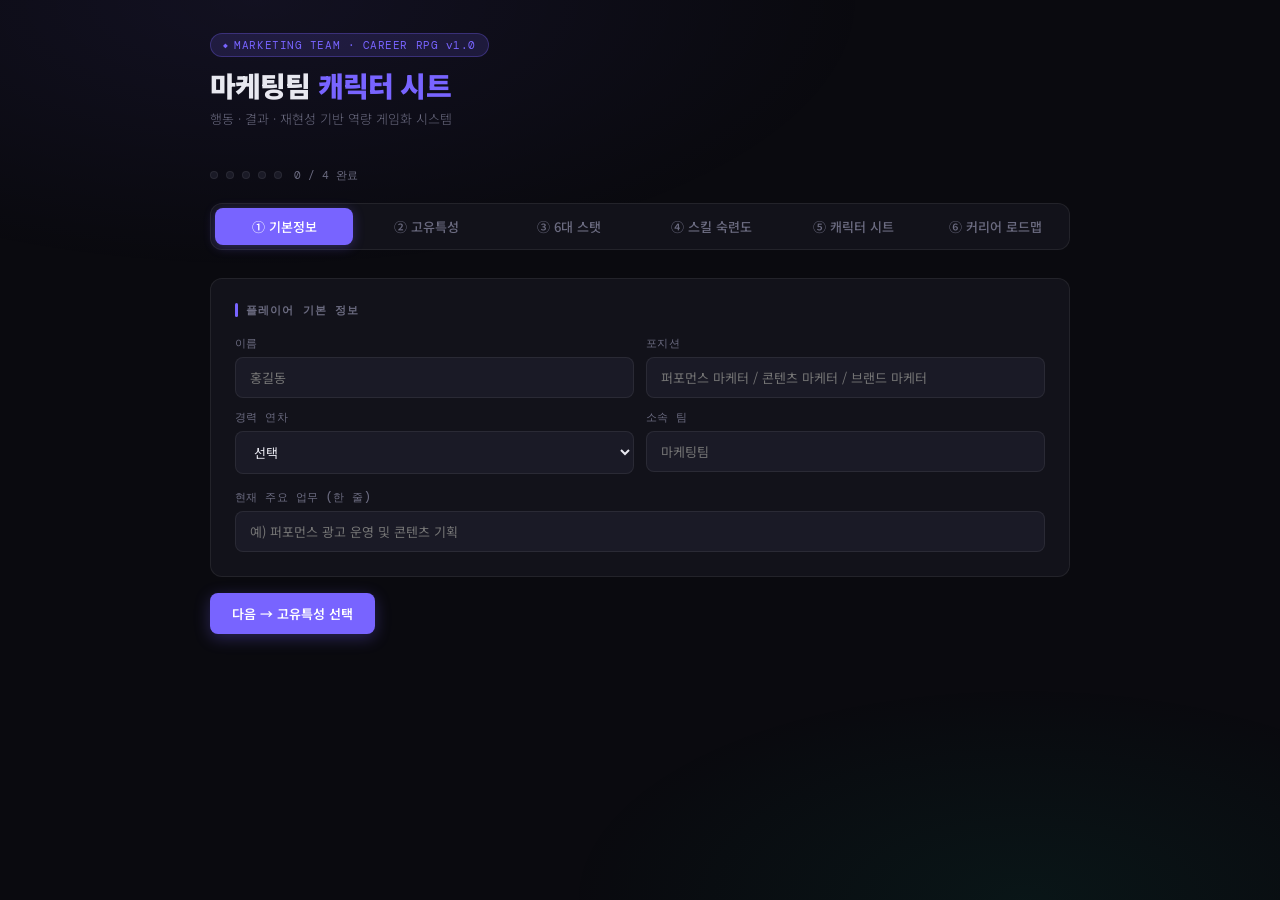
<file: marketing_team_career_rpg.html>
<!DOCTYPE html>
<html lang="ko">
<head>
<meta charset="UTF-8">
<meta name="viewport" content="width=device-width, initial-scale=1.0">
<title>마케팅팀 캐릭터 시트</title>
<link href="https://fonts.googleapis.com/css2?family=Noto+Sans+KR:wght@300;400;500;700;900&family=DM+Mono:wght@400;500&display=swap" rel="stylesheet">
<style>
  :root {
    --bg: #0a0a0f;
    --bg2: #12121a;
    --bg3: #1a1a26;
    --border: rgba(255,255,255,0.07);
    --border-active: rgba(120,100,255,0.4);
    --text: #e8e8f0;
    --text-muted: #6b6b80;
    --text-dim: #3a3a50;
    --accent: #7864ff;
    --accent2: #ff6b6b;
    --accent3: #ffd166;
    --accent4: #06d6a0;
    --accent5: #4ecdc4;
    --str: #ff6b6b;
    --agi: #4ecdc4;
    --sen: #ffd166;
    --int: #7864ff;
    --cha: #ff9f43;
    --sta: #06d6a0;
    --lv0: #3a3a50;
    --lv1: #4a6fa5;
    --lv2: #2ecc71;
    --lv3: #f39c12;
    --lv4: #e74c3c;
    --lv5: #9b59b6;
    --radius: 12px;
    --radius-sm: 8px;
  }

  * { margin: 0; padding: 0; box-sizing: border-box; }

  body {
    background: var(--bg);
    color: var(--text);
    font-family: 'Noto Sans KR', sans-serif;
    font-size: 14px;
    min-height: 100vh;
    overflow-x: hidden;
  }

  /* ── 배경 노이즈 효과 ── */
  body::before {
    content: '';
    position: fixed;
    inset: 0;
    background-image:
      radial-gradient(ellipse 80% 50% at 20% 0%, rgba(120,100,255,0.08) 0%, transparent 60%),
      radial-gradient(ellipse 60% 40% at 80% 100%, rgba(6,214,160,0.06) 0%, transparent 60%);
    pointer-events: none;
    z-index: 0;
  }

  .container {
    max-width: 900px;
    margin: 0 auto;
    padding: 32px 20px 80px;
    position: relative;
    z-index: 1;
  }

  /* ── 헤더 ── */
  .header {
    display: flex;
    align-items: flex-start;
    justify-content: space-between;
    margin-bottom: 40px;
    gap: 20px;
    flex-wrap: wrap;
  }

  .header-left {}
  .game-badge {
    display: inline-flex;
    align-items: center;
    gap: 6px;
    background: rgba(120,100,255,0.15);
    border: 1px solid rgba(120,100,255,0.3);
    border-radius: 20px;
    padding: 4px 12px;
    font-size: 11px;
    color: var(--accent);
    font-family: 'DM Mono', monospace;
    letter-spacing: 0.05em;
    margin-bottom: 12px;
  }

  .game-badge::before {
    content: '◆';
    font-size: 8px;
  }

  h1 {
    font-size: 28px;
    font-weight: 900;
    letter-spacing: -0.03em;
    line-height: 1.2;
  }

  h1 span {
    color: var(--accent);
  }

  .subtitle {
    font-size: 13px;
    color: var(--text-muted);
    margin-top: 6px;
    font-weight: 300;
  }

  /* ── 탭 네비 ── */
  .tabs {
    display: flex;
    gap: 4px;
    background: var(--bg2);
    border: 1px solid var(--border);
    border-radius: var(--radius);
    padding: 4px;
    margin-bottom: 28px;
  }

  .tab-btn {
    flex: 1;
    padding: 9px 12px;
    border: none;
    border-radius: var(--radius-sm);
    background: transparent;
    color: var(--text-muted);
    font-family: 'Noto Sans KR', sans-serif;
    font-size: 13px;
    font-weight: 500;
    cursor: pointer;
    transition: all 0.2s;
  }

  .tab-btn.active {
    background: var(--accent);
    color: #fff;
    box-shadow: 0 2px 12px rgba(120,100,255,0.3);
  }

  .tab-btn:hover:not(.active) {
    background: var(--bg3);
    color: var(--text);
  }

  .tab-panel { display: none; }
  .tab-panel.active { display: block; }

  /* ── 섹션 카드 ── */
  .card {
    background: var(--bg2);
    border: 1px solid var(--border);
    border-radius: var(--radius);
    padding: 24px;
    margin-bottom: 16px;
    transition: border-color 0.2s;
  }

  .card:hover { border-color: rgba(255,255,255,0.12); }

  .card-title {
    font-size: 11px;
    font-weight: 700;
    letter-spacing: 0.1em;
    color: var(--text-muted);
    text-transform: uppercase;
    font-family: 'DM Mono', monospace;
    margin-bottom: 18px;
    display: flex;
    align-items: center;
    gap: 8px;
  }

  .card-title::before {
    content: '';
    display: inline-block;
    width: 3px;
    height: 14px;
    background: var(--accent);
    border-radius: 2px;
  }

  /* ── 플레이어 정보 ── */
  .player-info {
    display: grid;
    grid-template-columns: 1fr 1fr;
    gap: 12px;
    margin-bottom: 16px;
  }

  .input-group {
    display: flex;
    flex-direction: column;
    gap: 6px;
  }

  .input-label {
    font-size: 11px;
    color: var(--text-muted);
    font-weight: 500;
    font-family: 'DM Mono', monospace;
    letter-spacing: 0.04em;
  }

  input[type="text"], select, textarea {
    background: var(--bg3);
    border: 1px solid var(--border);
    border-radius: var(--radius-sm);
    padding: 10px 14px;
    color: var(--text);
    font-family: 'Noto Sans KR', sans-serif;
    font-size: 13px;
    outline: none;
    transition: border-color 0.2s;
    width: 100%;
  }

  input[type="text"]:focus, select:focus, textarea:focus {
    border-color: var(--border-active);
  }

  select option { background: var(--bg2); }

  textarea { resize: vertical; min-height: 80px; }

  /* ── 고유 특성 선택 ── */
  .passive-grid {
    display: grid;
    grid-template-columns: repeat(auto-fill, minmax(240px, 1fr));
    gap: 8px;
  }

  .passive-item {
    display: flex;
    align-items: flex-start;
    gap: 10px;
    padding: 12px 14px;
    background: var(--bg3);
    border: 1px solid var(--border);
    border-radius: var(--radius-sm);
    cursor: pointer;
    transition: all 0.15s;
    user-select: none;
  }

  .passive-item:hover {
    border-color: rgba(255,255,255,0.15);
    background: rgba(255,255,255,0.04);
  }

  .passive-item.selected {
    border-color: var(--accent);
    background: rgba(120,100,255,0.1);
  }

  .passive-item.locked {
    opacity: 0.4;
    cursor: not-allowed;
  }

  .passive-item.locked:hover {
    border-color: var(--border);
    background: var(--bg3);
  }

  .passive-check {
    width: 18px;
    height: 18px;
    border: 1.5px solid var(--border-active);
    border-radius: 4px;
    flex-shrink: 0;
    margin-top: 1px;
    display: flex;
    align-items: center;
    justify-content: center;
    font-size: 10px;
    transition: all 0.15s;
  }

  .passive-item.selected .passive-check {
    background: var(--accent);
    border-color: var(--accent);
  }

  .passive-item.selected .passive-check::after {
    content: '✓';
    color: white;
    font-weight: 700;
  }

  .passive-name {
    font-size: 14px;
    font-weight: 700;
    line-height: 1.4;
    flex: 1;
    color: var(--text);
  }

  .passive-name small {
    display: block;
    font-size: 12px;
    color: rgba(200, 200, 220, 0.75);
    font-weight: 400;
    margin-top: 4px;
    line-height: 1.5;
  }

  .stat-badge {
    font-size: 10px;
    font-family: 'DM Mono', monospace;
    padding: 2px 6px;
    border-radius: 4px;
    font-weight: 500;
    flex-shrink: 0;
  }

  .stat-STR { background: rgba(255,107,107,0.2); color: var(--str); }
  .stat-AGI { background: rgba(78,205,196,0.2); color: var(--agi); }
  .stat-SEN { background: rgba(255,209,102,0.2); color: var(--sen); }
  .stat-INT { background: rgba(120,100,255,0.2); color: var(--int); }
  .stat-CHA { background: rgba(255,159,67,0.2); color: var(--cha); }
  .stat-STA { background: rgba(6,214,160,0.2); color: var(--sta); }

  /* ── 스탯 바 ── */
  .stats-grid {
    display: flex;
    flex-direction: column;
    gap: 16px;
  }

  .stat-row {
    display: grid;
    grid-template-columns: 80px 1fr 40px;
    align-items: center;
    gap: 14px;
  }

  .stat-name {
    font-size: 12px;
    font-family: 'DM Mono', monospace;
    font-weight: 500;
    display: flex;
    flex-direction: column;
    gap: 2px;
  }

  .stat-name-en { color: var(--text); }
  .stat-name-kr { font-size: 10px; color: var(--text-muted); font-family: 'Noto Sans KR', sans-serif; }

  .stat-bar-wrap {
    position: relative;
    height: 6px;
    background: var(--bg3);
    border-radius: 10px;
    overflow: hidden;
    cursor: pointer;
  }

  .stat-bar-fill {
    height: 100%;
    border-radius: 10px;
    transition: width 0.4s cubic-bezier(0.4, 0, 0.2, 1);
  }

  .stat-bar-wrap:hover .stat-bar-fill {
    filter: brightness(1.2);
  }

  /* 클릭 세그먼트 */
  .stat-segments {
    display: flex;
    gap: 2px;
    height: 6px;
  }

  .stat-seg {
    flex: 1;
    border-radius: 3px;
    background: var(--bg3);
    cursor: pointer;
    transition: all 0.15s;
  }

  .stat-seg.active { }
  .stat-seg:hover { opacity: 0.8; }

  .stat-value {
    font-size: 14px;
    font-weight: 700;
    font-family: 'DM Mono', monospace;
    text-align: right;
  }

  .stat-fill-STR { background: var(--str); }
  .stat-fill-AGI { background: var(--agi); }
  .stat-fill-SEN { background: var(--sen); }
  .stat-fill-INT { background: var(--int); }
  .stat-fill-CHA { background: var(--cha); }
  .stat-fill-STA { background: var(--sta); }

  .stat-color-STR { color: var(--str); }
  .stat-color-AGI { color: var(--agi); }
  .stat-color-SEN { color: var(--sen); }
  .stat-color-INT { color: var(--int); }
  .stat-color-CHA { color: var(--cha); }
  .stat-color-STA { color: var(--sta); }

  /* 증거 입력 */
  .evidence-box {
    background: var(--bg3);
    border: 1px solid var(--border);
    border-radius: var(--radius-sm);
    padding: 14px;
    margin-top: 8px;
    display: none;
  }

  .evidence-box.open { display: block; }

  .evidence-row {
    display: grid;
    grid-template-columns: 60px 1fr;
    gap: 8px;
    margin-bottom: 8px;
    align-items: flex-start;
  }

  .evidence-row:last-child { margin-bottom: 0; }

  .evidence-tag {
    font-size: 10px;
    font-family: 'DM Mono', monospace;
    color: var(--accent);
    padding-top: 10px;
    font-weight: 500;
  }

  /* ── 액티브 스킬 ── */
  .skill-list {
    display: flex;
    flex-direction: column;
    gap: 14px;
  }

  .skill-item {
    background: var(--bg3);
    border: 1px solid var(--border);
    border-radius: var(--radius-sm);
    padding: 16px;
    transition: border-color 0.2s;
  }

  .skill-item:hover { border-color: rgba(255,255,255,0.12); }

  .skill-header {
    display: flex;
    align-items: flex-start;
    justify-content: space-between;
    gap: 12px;
    margin-bottom: 12px;
  }

  .skill-name {
    font-size: 14px;
    font-weight: 700;
    flex: 1;
  }

  .skill-desc {
    font-size: 12px;
    color: var(--text-muted);
    font-weight: 300;
    margin-top: 2px;
  }

  /* 레벨 선택 세그먼트 버튼 */
  .level-selector {
    display: flex;
    gap: 4px;
    flex-wrap: wrap;
  }

  .level-btn {
    padding: 5px 10px;
    border-radius: 6px;
    border: 1px solid var(--border);
    background: transparent;
    color: var(--text-muted);
    font-size: 11px;
    font-family: 'DM Mono', monospace;
    cursor: pointer;
    transition: all 0.15s;
    white-space: nowrap;
  }

  .level-btn:hover { border-color: rgba(255,255,255,0.2); color: var(--text); }

  .level-btn.lv0.active { background: rgba(58,58,80,0.8); border-color: var(--lv0); color: #aaa; }
  .level-btn.lv1.active { background: rgba(74,111,165,0.3); border-color: var(--lv1); color: #6fa3d8; }
  .level-btn.lv2.active { background: rgba(46,204,113,0.2); border-color: var(--lv2); color: var(--lv2); }
  .level-btn.lv3.active { background: rgba(243,156,18,0.2); border-color: var(--lv3); color: var(--lv3); }
  .level-btn.lv4.active { background: rgba(231,76,60,0.2); border-color: var(--lv4); color: var(--lv4); }
  .level-btn.lv5.active { background: rgba(155,89,182,0.2); border-color: var(--lv5); color: var(--lv5); }

  /* 레벨 정의 참조 박스 */
  .level-ref {
    background: var(--bg3);
    border: 1px solid var(--border);
    border-radius: var(--radius-sm);
    padding: 14px 18px;
    display: grid;
    grid-template-columns: repeat(3, 1fr);
    gap: 8px;
  }

  .level-def {
    display: flex;
    align-items: flex-start;
    gap: 8px;
    padding: 8px;
    border-radius: 6px;
    background: rgba(255,255,255,0.02);
    cursor: pointer;
    transition: background 0.15s;
  }

  .level-def:hover { background: rgba(255,255,255,0.05); }

  .level-dot {
    width: 8px;
    height: 8px;
    border-radius: 50%;
    flex-shrink: 0;
    margin-top: 4px;
  }

  .level-def-text {
    font-size: 12px;
    line-height: 1.5;
  }

  .level-def-num {
    font-family: 'DM Mono', monospace;
    font-size: 11px;
    font-weight: 700;
  }

  .level-def-desc {
    font-size: 11px;
    color: var(--text-muted);
    font-weight: 300;
    margin-top: 1px;
  }

  /* ── 스킬트리 (성장경로) ── */
  .skill-tree {
    display: flex;
    flex-direction: column;
    gap: 16px;
  }

  .tree-node {
    display: flex;
    gap: 16px;
    align-items: flex-start;
  }

  .tree-line {
    display: flex;
    flex-direction: column;
    align-items: center;
    gap: 0;
    flex-shrink: 0;
  }

  .tree-dot {
    width: 28px;
    height: 28px;
    border-radius: 50%;
    border: 2px solid var(--border);
    display: flex;
    align-items: center;
    justify-content: center;
    font-size: 11px;
    font-family: 'DM Mono', monospace;
    font-weight: 700;
    flex-shrink: 0;
    cursor: pointer;
    transition: all 0.2s;
  }

  .tree-dot.current {
    border-color: var(--accent);
    color: var(--accent);
    box-shadow: 0 0 16px rgba(120,100,255,0.3);
  }

  .tree-dot.future {
    border-color: var(--accent3);
    color: var(--accent3);
    box-shadow: 0 0 16px rgba(255,209,102,0.2);
  }

  .tree-connector {
    width: 2px;
    height: 24px;
    background: linear-gradient(to bottom, var(--accent), var(--accent3));
    opacity: 0.3;
    margin: 4px 0;
  }

  .tree-content {
    flex: 1;
    padding-top: 4px;
  }

  .tree-title {
    font-size: 15px;
    font-weight: 700;
    margin-bottom: 4px;
  }

  .tree-sub {
    font-size: 12px;
    color: var(--text-muted);
    font-weight: 300;
    line-height: 1.6;
  }

  .tree-tags {
    display: flex;
    flex-wrap: wrap;
    gap: 6px;
    margin-top: 10px;
  }

  .tree-tag {
    font-size: 11px;
    padding: 3px 10px;
    border-radius: 20px;
    border: 1px solid var(--border);
    color: var(--text-muted);
  }

  /* ── 최종 캐릭터 시트 출력 ── */
  .character-sheet {
    background: var(--bg2);
    border: 1px solid var(--border);
    border-radius: var(--radius);
    overflow: hidden;
  }

  .cs-header {
    background: linear-gradient(135deg, rgba(120,100,255,0.2), rgba(6,214,160,0.1));
    border-bottom: 1px solid var(--border);
    padding: 24px;
    display: flex;
    align-items: flex-start;
    justify-content: space-between;
    gap: 16px;
    flex-wrap: wrap;
  }

  .cs-name {
    font-size: 22px;
    font-weight: 900;
    letter-spacing: -0.02em;
  }

  .cs-title {
    font-size: 13px;
    color: var(--text-muted);
    margin-top: 4px;
  }

  .cs-body { padding: 24px; }

  .cs-section {
    margin-bottom: 24px;
  }

  .cs-section-title {
    font-size: 10px;
    font-family: 'DM Mono', monospace;
    color: var(--text-dim);
    text-transform: uppercase;
    letter-spacing: 0.1em;
    margin-bottom: 12px;
  }

  .cs-passives {
    display: flex;
    flex-wrap: wrap;
    gap: 8px;
  }

  .cs-passive-tag {
    padding: 6px 14px;
    border-radius: 20px;
    border: 1px solid var(--accent);
    color: var(--accent);
    font-size: 12px;
    font-weight: 500;
    background: rgba(120,100,255,0.08);
  }

  .cs-stats-mini {
    display: grid;
    grid-template-columns: repeat(6, 1fr);
    gap: 8px;
  }

  .cs-stat-mini {
    text-align: center;
    padding: 10px 6px;
    background: var(--bg3);
    border-radius: var(--radius-sm);
    border: 1px solid var(--border);
  }

  .cs-stat-mini-val {
    font-size: 20px;
    font-weight: 700;
    font-family: 'DM Mono', monospace;
  }

  .cs-stat-mini-name {
    font-size: 10px;
    color: var(--text-muted);
    font-family: 'DM Mono', monospace;
    margin-top: 2px;
  }

  .cs-skills-table {
    width: 100%;
    border-collapse: collapse;
  }

  .cs-skills-table tr {
    border-bottom: 1px solid var(--border);
  }

  .cs-skills-table tr:last-child { border-bottom: none; }

  .cs-skills-table td {
    padding: 8px 0;
    font-size: 13px;
  }

  .cs-skills-table td:last-child {
    text-align: right;
  }

  .lv-pill {
    font-size: 11px;
    font-family: 'DM Mono', monospace;
    padding: 3px 10px;
    border-radius: 20px;
    font-weight: 500;
  }

  .lv-pill-0 { background: rgba(58,58,80,0.8); color: #888; }
  .lv-pill-1 { background: rgba(74,111,165,0.3); color: #6fa3d8; }
  .lv-pill-2 { background: rgba(46,204,113,0.2); color: var(--lv2); }
  .lv-pill-3 { background: rgba(243,156,18,0.2); color: var(--lv3); }
  .lv-pill-4 { background: rgba(231,76,60,0.2); color: var(--lv4); }
  .lv-pill-5 { background: rgba(155,89,182,0.2); color: var(--lv5); }

  /* 육각형 레이더 */
  .radar-wrap {
    display: flex;
    justify-content: center;
    padding: 10px 0;
  }

  /* ── 버튼 ── */
  .btn {
    display: inline-flex;
    align-items: center;
    gap: 8px;
    padding: 11px 22px;
    border-radius: var(--radius-sm);
    font-family: 'Noto Sans KR', sans-serif;
    font-size: 13px;
    font-weight: 600;
    cursor: pointer;
    transition: all 0.2s;
    border: none;
  }

  .btn-primary {
    background: var(--accent);
    color: white;
    box-shadow: 0 4px 16px rgba(120,100,255,0.3);
  }

  .btn-primary:hover {
    background: #8f78ff;
    transform: translateY(-1px);
    box-shadow: 0 6px 20px rgba(120,100,255,0.4);
  }

  .btn-secondary {
    background: var(--bg3);
    color: var(--text);
    border: 1px solid var(--border);
  }

  .btn-secondary:hover {
    border-color: rgba(255,255,255,0.2);
    background: rgba(255,255,255,0.06);
  }

  .btn-row {
    display: flex;
    gap: 10px;
    flex-wrap: wrap;
    margin-top: 8px;
  }

  /* 레이더 차트 */
  svg.radar text {
    font-family: 'DM Mono', monospace;
    font-size: 11px;
    fill: var(--text-muted);
  }

  /* 진행 표시 */
  .step-indicator {
    display: flex;
    gap: 8px;
    align-items: center;
    margin-bottom: 20px;
  }

  .step-dot {
    width: 8px;
    height: 8px;
    border-radius: 50%;
    background: var(--bg3);
    border: 1px solid var(--border);
    transition: all 0.2s;
  }

  .step-dot.done {
    background: var(--accent);
    border-color: var(--accent);
    box-shadow: 0 0 8px rgba(120,100,255,0.5);
  }

  /* ── 커리어 로드맵 ── */
  .road-stage {
    background: var(--bg3);
    border: 1px solid var(--border);
    border-radius: var(--radius-sm);
    overflow: hidden;
    transition: border-color 0.2s;
  }

  .road-stage:hover { border-color: rgba(255,255,255,0.12); }

  .road-stage-header {
    display: flex;
    align-items: center;
    justify-content: space-between;
    padding: 16px 18px;
    cursor: pointer;
    user-select: none;
    gap: 12px;
  }

  .road-stage-left {
    display: flex;
    align-items: flex-start;
    gap: 14px;
    flex: 1;
  }

  .road-num {
    width: 36px;
    height: 36px;
    border-radius: 50%;
    display: flex;
    align-items: center;
    justify-content: center;
    font-size: 15px;
    font-weight: 700;
    font-family: 'DM Mono', monospace;
    flex-shrink: 0;
    margin-top: 2px;
  }

  .current-stage { background: rgba(120,100,255,0.2); border: 2px solid var(--accent); color: var(--accent); }
  .mid-stage     { background: rgba(6,214,160,0.15);  border: 2px solid var(--accent4); color: var(--accent4); }
  .final-stage   { background: rgba(255,209,102,0.15); border: 2px solid var(--accent3); color: var(--accent3); }

  .road-stage-title {
    font-size: 14px;
    font-weight: 700;
    line-height: 1.4;
    display: flex;
    align-items: center;
    gap: 8px;
    flex-wrap: wrap;
  }

  .road-stage-sub {
    font-size: 12px;
    color: rgba(200,200,220,0.7);
    font-weight: 400;
    margin-top: 3px;
    line-height: 1.5;
  }

  .road-class-badge {
    font-size: 10px;
    padding: 2px 8px;
    border-radius: 20px;
    font-weight: 600;
    font-family: 'DM Mono', monospace;
    white-space: nowrap;
  }

  .current-badge { background: rgba(120,100,255,0.2); color: var(--accent); border: 1px solid rgba(120,100,255,0.4); }
  .mid-badge     { background: rgba(6,214,160,0.15);  color: var(--accent4); border: 1px solid rgba(6,214,160,0.3); }
  .final-badge   { background: rgba(255,209,102,0.15); color: var(--accent3); border: 1px solid rgba(255,209,102,0.3); }

  .road-chevron {
    color: var(--text-muted);
    font-size: 16px;
    transition: transform 0.2s;
    flex-shrink: 0;
  }

  .road-stage-body {
    display: none;
    padding: 0 18px 18px;
    border-top: 1px solid var(--border);
  }

  .road-stage-body.open { display: block; }

  .road-metaphor {
    font-size: 12px;
    font-style: italic;
    color: rgba(200,200,220,0.65);
    padding: 12px 14px;
    border-left: 3px solid rgba(120,100,255,0.4);
    background: rgba(120,100,255,0.05);
    border-radius: 0 6px 6px 0;
    margin: 14px 0 16px;
    line-height: 1.6;
  }

  .road-grid {
    display: grid;
    grid-template-columns: repeat(3, 1fr);
    gap: 12px;
    margin-bottom: 16px;
  }

  .road-col {
    background: rgba(255,255,255,0.03);
    border: 1px solid var(--border);
    border-radius: var(--radius-sm);
    padding: 12px;
  }

  .road-col-title {
    font-size: 10px;
    font-family: 'DM Mono', monospace;
    color: var(--text-muted);
    text-transform: uppercase;
    letter-spacing: 0.06em;
    margin-bottom: 8px;
  }

  .road-col-body {
    font-size: 12px;
    color: rgba(200,200,220,0.8);
    line-height: 1.6;
  }

  .road-skill-tags {
    display: flex;
    flex-wrap: wrap;
    gap: 5px;
  }

  .road-skill-tag {
    font-size: 11px;
    padding: 3px 9px;
    border-radius: 20px;
    border: 1px solid var(--border);
    color: var(--text-muted);
    background: rgba(255,255,255,0.03);
  }

  .road-skill-tag.unlock {
    border-color: rgba(6,214,160,0.3);
    color: var(--accent4);
    background: rgba(6,214,160,0.07);
  }

  .road-skill-tag.final {
    border-color: rgba(255,209,102,0.3);
    color: var(--accent3);
    background: rgba(255,209,102,0.07);
  }

  .road-quest {
    background: rgba(120,100,255,0.07);
    border: 1px solid rgba(120,100,255,0.25);
    border-radius: var(--radius-sm);
    padding: 12px 14px;
    margin-bottom: 14px;
  }

  .road-quest-label {
    font-size: 11px;
    font-family: 'DM Mono', monospace;
    color: var(--accent);
    font-weight: 600;
    margin-bottom: 6px;
    letter-spacing: 0.04em;
  }

  .road-quest-text {
    font-size: 12px;
    color: rgba(200,200,220,0.85);
    line-height: 1.6;
  }

  .road-unlock-check {
    display: flex;
    flex-direction: column;
    gap: 8px;
  }

  .road-check-row {
    display: flex;
    align-items: flex-start;
    gap: 10px;
    cursor: pointer;
    font-size: 12px;
    color: rgba(200,200,220,0.75);
    line-height: 1.5;
    padding: 6px 10px;
    border-radius: 6px;
    border: 1px solid transparent;
    transition: all 0.15s;
  }

  .road-check-row:hover { background: rgba(255,255,255,0.03); border-color: var(--border); }

  .road-check-row input[type="checkbox"] {
    width: 15px;
    height: 15px;
    flex-shrink: 0;
    margin-top: 1px;
    accent-color: var(--accent);
    cursor: pointer;
  }

  .road-check-row:has(input:checked) {
    color: var(--text);
    text-decoration: none;
  }

  .road-arrow-wrap {
    display: flex;
    flex-direction: column;
    align-items: center;
    padding: 8px 0;
    gap: 4px;
  }

  .road-arrow-line {
    width: 2px;
    height: 20px;
    background: linear-gradient(to bottom, var(--accent), var(--accent4));
    opacity: 0.4;
  }

  .road-arrow-label {
    font-size: 11px;
    font-family: 'DM Mono', monospace;
    color: var(--text-muted);
    text-align: center;
  }

  @media (max-width: 600px) {
    .road-grid { grid-template-columns: 1fr; }
    .road-stage-title { font-size: 13px; }
  }

  /* notice */
  .notice {
    font-size: 12px;
    color: var(--text-muted);
    padding: 10px 14px;
    background: rgba(120,100,255,0.08);
    border-left: 3px solid var(--accent);
    border-radius: 0 6px 6px 0;
    line-height: 1.6;
  }

  /* 레이더 오버레이 */
  .radar-overlay {
    position: absolute;
    inset: 0;
    pointer-events: none;
  }

  /* 반응형 */
  @media (max-width: 600px) {
    .player-info { grid-template-columns: 1fr; }
    .passive-grid { grid-template-columns: 1fr; }
    .stat-row { grid-template-columns: 70px 1fr 36px; gap: 10px; }
    .level-ref { grid-template-columns: 1fr 1fr; }
    .cs-stats-mini { grid-template-columns: repeat(3, 1fr); }
    .level-selector { gap: 3px; }
    .level-btn { font-size: 10px; padding: 4px 8px; }
  }
</style>
</head>
<body>
<div class="container">

  <!-- 헤더 -->
  <div class="header">
    <div class="header-left">
      <div class="game-badge">MARKETING TEAM · CAREER RPG v1.0</div>
      <h1>마케팅팀 <span>캐릭터 시트</span></h1>
      <p class="subtitle">행동 · 결과 · 재현성 기반 역량 게임화 시스템</p>
    </div>
  </div>

  <!-- 진행 표시 -->
  <div class="step-indicator" id="stepIndicator">
    <div class="step-dot" id="dot0"></div>
    <div class="step-dot" id="dot1"></div>
    <div class="step-dot" id="dot2"></div>
    <div class="step-dot" id="dot3"></div>
    <div class="step-dot" id="dot4"></div>
    <span style="font-size:11px;color:var(--text-muted);font-family:'DM Mono',monospace;margin-left:4px" id="stepLabel">0 / 4 완료</span>
  </div>

  <!-- 탭 -->
  <div class="tabs">
    <button class="tab-btn active" onclick="switchTab('basic')">① 기본정보</button>
    <button class="tab-btn" onclick="switchTab('passive')">② 고유특성</button>
    <button class="tab-btn" onclick="switchTab('stats')">③ 6대 스탯</button>
    <button class="tab-btn" onclick="switchTab('skills')">④ 스킬 숙련도</button>
    <button class="tab-btn" onclick="switchTab('sheet')">⑤ 캐릭터 시트</button>
    <button class="tab-btn" onclick="switchTab('roadmap')">⑥ 커리어 로드맵</button>
  </div>

  <!-- ① 기본 정보 -->
  <div class="tab-panel active" id="tab-basic">
    <div class="card">
      <div class="card-title">플레이어 기본 정보</div>
      <div class="player-info">
        <div class="input-group">
          <label class="input-label">이름</label>
          <input type="text" id="playerName" placeholder="홍길동">
        </div>
        <div class="input-group">
          <label class="input-label">포지션</label>
          <input type="text" id="playerRole" placeholder="퍼포먼스 마케터 / 콘텐츠 마케터 / 브랜드 마케터">
        </div>
        <div class="input-group">
          <label class="input-label">경력 연차</label>
          <select id="playerYear">
            <option value="">선택</option>
            <option>1년 미만</option>
            <option>1~2년</option>
            <option>3~5년</option>
            <option>6~10년</option>
            <option>10년 이상</option>
          </select>
        </div>
        <div class="input-group">
          <label class="input-label">소속 팀</label>
          <input type="text" id="playerTeam" placeholder="마케팅팀">
        </div>
      </div>
      <div class="input-group">
        <label class="input-label">현재 주요 업무 (한 줄)</label>
        <input type="text" id="playerJob" placeholder="예) 퍼포먼스 광고 운영 및 콘텐츠 기획">
      </div>
    </div>

    <div class="btn-row">
      <button class="btn btn-primary" onclick="switchTab('passive')">다음 → 고유특성 선택</button>
    </div>
  </div>

  <!-- ② 고유 특성 -->
  <div class="tab-panel" id="tab-passive">
    <div class="card">
      <div class="card-title">고유 특성 (Passive Skills) — 2개 선택</div>
      <p class="notice" style="margin-bottom:16px">나의 본질적인 기질에 가장 가까운 것을 골라주세요. 최대 2개 선택 가능합니다.</p>
      <div class="passive-grid" id="passiveGrid"></div>
    </div>
    <div class="btn-row">
      <button class="btn btn-secondary" onclick="switchTab('basic')">← 이전</button>
      <button class="btn btn-primary" onclick="switchTab('stats')">다음 → 6대 스탯 입력</button>
    </div>
  </div>

  <!-- ③ 6대 스탯 -->
  <div class="tab-panel" id="tab-stats">
    <div class="card">
      <div class="card-title">6대 핵심 스탯 (1~10점)</div>
      <p class="notice" style="margin-bottom:20px">점수 바를 클릭해 점수를 설정하세요. 각 스탯 클릭 시 증거 입력 폼이 열립니다.</p>
      <div class="stats-grid" id="statsGrid"></div>
    </div>
    <div class="btn-row">
      <button class="btn btn-secondary" onclick="switchTab('passive')">← 이전</button>
      <button class="btn btn-primary" onclick="switchTab('skills')">다음 → 스킬 숙련도</button>
    </div>
  </div>

  <!-- ④ 스킬 숙련도 -->
  <div class="tab-panel" id="tab-skills">
    <div class="card">
      <div class="card-title">액티브 스킬 숙련도</div>
      <p class="notice" style="margin-bottom:20px">각 스킬의 현재 레벨을 선택하세요. 레벨 기준은 ① 기본정보 탭 하단을 참조하세요.</p>
      <div class="skill-list" id="skillList"></div>
    </div>
    <div class="btn-row">
      <button class="btn btn-secondary" onclick="switchTab('stats')">← 이전</button>
      <button class="btn btn-primary" onclick="generateSheet()">⚡ 캐릭터 시트 생성</button>
    </div>
  </div>

  <!-- ⑤ 캐릭터 시트 -->
  <div class="tab-panel" id="tab-sheet">
    <div id="sheetOutput"></div>
    <div class="btn-row">
      <button class="btn btn-secondary" onclick="switchTab('skills')">← 수정하기</button>
      <button class="btn btn-primary" onclick="window.print()">🖨 인쇄 / PDF 저장</button>
    </div>
  </div>

  <!-- ⑥ 커리어 로드맵 -->
  <div class="tab-panel" id="tab-roadmap">

    <div class="card">
      <div class="card-title">전직 로드맵 — Channel Expert → Growth Marketer → Brand Builder</div>
      <p class="notice" style="margin-bottom:24px">현재의 강점을 버리는 게 아니라, <strong style="color:var(--accent)">디딤돌 삼아 다음 단계를 해금(Unlock)</strong>하는 전직 퀘스트입니다.</p>

      <!-- Stage 1 -->
      <div class="road-stage" id="stage1">
        <div class="road-stage-header" onclick="toggleStage('stage1')">
          <div class="road-stage-left">
            <div class="road-num current-stage">1</div>
            <div>
              <div class="road-stage-title">
                <span class="road-class-badge current-badge">현재 단계</span>
                Channel Expert — The Executor
              </div>
              <div class="road-stage-sub">정해진 채널과 예산 안에서 최고 ROAS를 뽑아내는 실행 전문가</div>
            </div>
          </div>
          <div class="road-chevron">▾</div>
        </div>
        <div class="road-stage-body open" id="body-stage1">
          <div class="road-metaphor">"주어진 전장에서 가장 효율적으로 싸우는 정예 전사 — 채널 특성을 꿰고 광고비 1원의 낭비도 허용하지 않는 실행력"</div>
          <div class="road-grid">
            <div class="road-col">
              <div class="road-col-title">핵심 미션</div>
              <div class="road-col-body">맡은 채널에서 ROAS·CTR·전환율을 최대화. 데이터를 보며 빠르게 소재·타겟·입찰을 최적화하는 것이 핵심.<br><br>
                <span style="color:var(--accent);font-size:11px;font-family:'DM Mono',monospace">→ 채널을 완전히 장악하고 재현 가능한 성과를 만드는 단계</span>
              </div>
            </div>
            <div class="road-col">
              <div class="road-col-title">핵심 역량</div>
              <div class="road-skill-tags">
                <span class="road-skill-tag">매체 세팅·최적화</span>
                <span class="road-skill-tag">소재 A/B 테스트</span>
                <span class="road-skill-tag">타겟 설계</span>
                <span class="road-skill-tag">성과 리포팅</span>
                <span class="road-skill-tag">예산 배분</span>
              </div>
            </div>
            <div class="road-col">
              <div class="road-col-title">성장 지표 (KPI)</div>
              <div class="road-col-body">
                ROAS <span style="color:var(--accent);font-family:'DM Mono',monospace">≥ 300%</span><br>
                CTR <span style="color:var(--accent);font-family:'DM Mono',monospace">≥ 2%</span><br>
                CPC 절감률 <span style="color:var(--accent);font-family:'DM Mono',monospace">전월比 ↓</span><br>
                전환율 <span style="color:var(--accent);font-family:'DM Mono',monospace">≥ 3%</span><br>
                광고비 집행 정확도 <span style="color:var(--accent);font-family:'DM Mono',monospace">≥ 95%</span>
              </div>
            </div>
          </div>
          <div class="road-quest">
            <div class="road-quest-label">🎯 전직 퀘스트</div>
            <div class="road-quest-text">2개 이상 매체를 동시 운영하며 각 채널별 ROAS 300% 이상 달성하고, 재현 가능한 최적화 매뉴얼 보유하기</div>
          </div>
          <div style="font-size:10px;font-family:'DM Mono',monospace;color:var(--text-muted);margin:14px 0 8px;letter-spacing:0.06em">UNLOCK CHECKLIST</div>
          <div class="road-unlock-check">
            <label class="road-check-row"><input type="checkbox" id="q1a" onchange="updateUnlock()"><span>2개 이상 매체 단독 운영 및 ROAS 300% 이상 달성 경험 보유</span></label>
            <label class="road-check-row"><input type="checkbox" id="q1b" onchange="updateUnlock()"><span>소재·타겟·입찰 A/B 테스트 결과를 데이터로 정리한 문서 보유</span></label>
            <label class="road-check-row"><input type="checkbox" id="q1c" onchange="updateUnlock()"><span>채널별 최적화 매뉴얼 문서화 및 팀 공유 경험</span></label>
          </div>
        </div>
      </div>

      <div class="road-arrow-wrap">
        <div class="road-arrow-line"></div>
        <div class="road-arrow-label"><span id="unlock-txt1">퀘스트 달성 시 다음 단계 해금 ↓</span></div>
      </div>

      <!-- Stage 2 -->
      <div class="road-stage" id="stage2">
        <div class="road-stage-header" onclick="toggleStage('stage2')">
          <div class="road-stage-left">
            <div class="road-num mid-stage">2</div>
            <div>
              <div class="road-stage-title">
                <span class="road-class-badge mid-badge">과도기 전직</span>
                Growth Marketer — The Strategist
              </div>
              <div class="road-stage-sub">채널을 넘어 고객 여정 전체를 설계하고 매출 구조를 최적화하는 전략가</div>
            </div>
          </div>
          <div class="road-chevron">▾</div>
        </div>
        <div class="road-stage-body open" id="body-stage2">
          <div class="road-metaphor" style="border-color:rgba(6,214,160,0.35);background:rgba(6,214,160,0.05);">"단일 전장의 전사에서 전체 전쟁을 설계하는 전략가로 — 광고 클릭 이후 결제·재구매·LTV까지 고객 여정 전체를 책임지는 단계"</div>
          <div class="road-grid">
            <div class="road-col">
              <div class="road-col-title">핵심 미션</div>
              <div class="road-col-body">단순 광고 성과를 넘어 CAC·LTV·BEP를 계산하고 "이 마케팅이 실제로 이익을 내는가"를 판단. 채널 믹스와 프로모션 구조를 통합 설계.<br><br>
                <span style="color:var(--accent4);font-size:11px;font-family:'DM Mono',monospace">→ 광고비를 쓰는 것에서 매출 구조를 설계하는 것으로 전환</span>
              </div>
            </div>
            <div class="road-col">
              <div class="road-col-title">새로 획득할 역량</div>
              <div class="road-skill-tags">
                <span class="road-skill-tag unlock">LTV·CAC 분석</span>
                <span class="road-skill-tag unlock">프로모션 BEP 설계</span>
                <span class="road-skill-tag unlock">퍼널 최적화</span>
                <span class="road-skill-tag unlock">CRM·리텐션</span>
                <span class="road-skill-tag unlock">채널 믹스 전략</span>
                <span class="road-skill-tag unlock">그로스 해킹</span>
              </div>
            </div>
            <div class="road-col">
              <div class="road-col-title">성장 지표 (KPI)</div>
              <div class="road-col-body">
                CAC 대비 LTV 비율 <span style="color:var(--accent4);font-family:'DM Mono',monospace">≥ 3배</span><br>
                재구매율 <span style="color:var(--accent4);font-family:'DM Mono',monospace">≥ 25%</span><br>
                프로모션 이익률 <span style="color:var(--accent4);font-family:'DM Mono',monospace">≥ 20%</span><br>
                퍼널 전환율 개선 <span style="color:var(--accent4);font-family:'DM Mono',monospace">+15%↑</span><br>
                마케팅 기여 매출 <span style="color:var(--accent4);font-family:'DM Mono',monospace">↑ 성장</span>
              </div>
            </div>
          </div>
          <div style="background:rgba(6,214,160,0.05);border:1px solid rgba(6,214,160,0.15);border-radius:var(--radius-sm);padding:14px;margin-bottom:14px;">
            <div style="font-size:10px;font-family:'DM Mono',monospace;color:var(--accent4);margin-bottom:10px;letter-spacing:0.06em">STAGE 1 → 2 핵심 전환점</div>
            <div style="display:grid;grid-template-columns:1fr 1fr;gap:10px">
              <div style="font-size:12px;color:rgba(200,200,220,0.7)">
                <div style="color:var(--text-muted);font-size:10px;margin-bottom:4px">Stage 1에서 하던 것</div>
                "ROAS·CTR 높이기"<br>"소재 테스트·최적화"<br>"매체별 예산 집행"
              </div>
              <div style="font-size:12px;color:rgba(200,200,220,0.85)">
                <div style="color:var(--accent4);font-size:10px;margin-bottom:4px">Stage 2에서 추가되는 것</div>
                "이 캠페인이 실제로 이익을 냈는가?"<br>"고객이 재구매하는 구조를 만들었는가?"<br>"전체 퍼널의 병목이 어디인가?"
              </div>
            </div>
          </div>
          <div class="road-quest" style="border-color:rgba(6,214,160,0.3);background:rgba(6,214,160,0.06);">
            <div class="road-quest-label" style="color:var(--accent4)">🎯 전직 퀘스트</div>
            <div class="road-quest-text">프로모션 1개의 CAC·LTV·BEP를 직접 계산하고, 이익률 20% 이상인 캠페인 구조를 설계·실행·검증하기</div>
          </div>
          <div style="font-size:10px;font-family:'DM Mono',monospace;color:var(--text-muted);margin:14px 0 8px;letter-spacing:0.06em">UNLOCK CHECKLIST</div>
          <div class="road-unlock-check">
            <label class="road-check-row"><input type="checkbox" id="q2a" onchange="updateUnlock()"><span>CAC·LTV·BEP 계산 결과를 포함한 캠페인 분석 보고서 1개 이상 작성</span></label>
            <label class="road-check-row"><input type="checkbox" id="q2b" onchange="updateUnlock()"><span>재구매율 또는 리텐션 개선을 목표로 한 CRM 캠페인 직접 기획·실행</span></label>
            <label class="road-check-row"><input type="checkbox" id="q2c" onchange="updateUnlock()"><span>퍼널 분석으로 병목 구간 특정 및 개선 후 전환율 수치 비교 데이터 보유</span></label>
            <label class="road-check-row"><input type="checkbox" id="q2d" onchange="updateUnlock()"><span>채널 믹스 전략 문서 작성 — 각 채널의 역할(인지·고려·전환·재구매) 정의</span></label>
            <label class="road-check-row"><input type="checkbox" id="q2e" onchange="updateUnlock()"><span>이익률 기준 프로모션 성과 평가 루틴 보유 (단순 ROAS 이상의 지표 관리)</span></label>
          </div>
        </div>
      </div>

      <div class="road-arrow-wrap">
        <div class="road-arrow-line"></div>
        <div class="road-arrow-label"><span id="unlock-txt2">퀘스트 달성 시 최종 전직 해금 ↓</span></div>
      </div>

      <!-- Stage 3 -->
      <div class="road-stage" id="stage3">
        <div class="road-stage-header" onclick="toggleStage('stage3')">
          <div class="road-stage-left">
            <div class="road-num final-stage">3</div>
            <div>
              <div class="road-stage-title">
                <span class="road-class-badge final-badge">최종 목표</span>
                Brand Builder — The Visionary
              </div>
              <div class="road-stage-sub">광고 없이도 고객이 먼저 찾아오는 브랜드 자산을 만드는 마케터</div>
            </div>
          </div>
          <div class="road-chevron">▾</div>
        </div>
        <div class="road-stage-body open" id="body-stage3">
          <div class="road-metaphor" style="border-color:rgba(255,209,102,0.35);background:rgba(255,209,102,0.06);">"광고비를 태워 고객을 사는 것에서, 브랜드 자체가 고객을 끌어당기는 자석이 되는 단계 — Channel Expert의 실행력 + Growth Marketer의 구조 설계가 합쳐져, 이제는 지속 가능한 브랜드 자산을 구축"</div>
          <div class="road-grid">
            <div class="road-col">
              <div class="road-col-title">핵심 미션</div>
              <div class="road-col-body">광고 의존도를 줄이고 브랜드 인지도·팬덤·콘텐츠 자산으로 자연 유입을 만드는 것. "이 브랜드가 없어지면 아쉬운 고객"을 만드는 것이 핵심.<br><br>
                <span style="color:var(--accent3);font-size:11px;font-family:'DM Mono',monospace">→ 광고비를 쓸수록 성장하는 것에서 브랜드가 스스로 성장하는 구조로 전환</span>
              </div>
            </div>
            <div class="road-col">
              <div class="road-col-title">새로 획득할 역량</div>
              <div class="road-skill-tags">
                <span class="road-skill-tag final">브랜드 전략 수립</span>
                <span class="road-skill-tag final">콘텐츠 자산 구축</span>
                <span class="road-skill-tag final">커뮤니티 마케팅</span>
                <span class="road-skill-tag final">PR·바이럴 설계</span>
                <span class="road-skill-tag final">마케팅 조직 설계</span>
                <span class="road-skill-tag final">브랜드 가이드라인</span>
              </div>
            </div>
            <div class="road-col">
              <div class="road-col-title">성장 지표 (KPI)</div>
              <div class="road-col-body">
                자연 유입 비중 <span style="color:var(--accent3);font-family:'DM Mono',monospace">≥ 40%</span><br>
                브랜드 검색량 <span style="color:var(--accent3);font-family:'DM Mono',monospace">월 1,000↑</span><br>
                광고비 없는 콘텐츠 매출 <span style="color:var(--accent3);font-family:'DM Mono',monospace">≥ 20%</span><br>
                팔로워·구독자 <span style="color:var(--accent3);font-family:'DM Mono',monospace">5,000↑</span><br>
                광고 의존도 <span style="color:var(--accent3);font-family:'DM Mono',monospace">↓ 30% 감소</span>
              </div>
            </div>
          </div>
          <div style="background:rgba(255,209,102,0.05);border:1px solid rgba(255,209,102,0.15);border-radius:var(--radius-sm);padding:14px;margin-bottom:14px;">
            <div style="font-size:10px;font-family:'DM Mono',monospace;color:var(--accent3);margin-bottom:10px;letter-spacing:0.06em">BRAND BUILDER가 반드시 답해야 할 3가지 질문</div>
            <div style="display:flex;flex-direction:column;gap:8px">
              <div style="font-size:12px;color:rgba(200,200,220,0.85);padding:8px 12px;background:rgba(255,255,255,0.03);border-radius:6px">
                <span style="color:var(--accent3);font-family:'DM Mono',monospace;font-size:11px">WHY —</span> 광고를 끊어도 고객이 이 브랜드를 찾을 이유가 있는가?
              </div>
              <div style="font-size:12px;color:rgba(200,200,220,0.85);padding:8px 12px;background:rgba(255,255,255,0.03);border-radius:6px">
                <span style="color:var(--accent3);font-family:'DM Mono',monospace;font-size:11px">WHO —</span> 우리 브랜드의 가장 열성적인 팬 100명은 누구이고, 무엇에 열광하는가?
              </div>
              <div style="font-size:12px;color:rgba(200,200,220,0.85);padding:8px 12px;background:rgba(255,255,255,0.03);border-radius:6px">
                <span style="color:var(--accent3);font-family:'DM Mono',monospace;font-size:11px">HOW —</span> 광고비 0원으로 다음 달 매출의 20%를 만들 수 있는가?
              </div>
            </div>
          </div>
          <div class="road-quest" style="border-color:rgba(255,209,102,0.4);background:rgba(255,209,102,0.07);">
            <div class="road-quest-label" style="color:var(--accent3)">🏆 최종 퀘스트</div>
            <div class="road-quest-text">광고 집행 없이 콘텐츠·커뮤니티·바이럴만으로 월 매출의 20% 이상 달성하기 — 브랜드 자산이 스스로 매출을 만드는 구조 완성</div>
          </div>
          <div style="font-size:10px;font-family:'DM Mono',monospace;color:var(--text-muted);margin:14px 0 8px;letter-spacing:0.06em">UNLOCK CHECKLIST — 최종 전직 완성 조건</div>
          <div class="road-unlock-check">
            <label class="road-check-row"><input type="checkbox" id="q3a" onchange="updateUnlock()"><span>브랜드 전략 문서 완성 — 포지셔닝·톤앤매너·타겟 페르소나·브랜드 약속 포함</span></label>
            <label class="road-check-row"><input type="checkbox" id="q3b" onchange="updateUnlock()"><span>광고 없이 유입된 자연 검색·SNS·추천 트래픽이 전체 유입의 40% 이상 달성</span></label>
            <label class="road-check-row"><input type="checkbox" id="q3c" onchange="updateUnlock()"><span>팔로워·뉴스레터 구독자 등 브랜드 자체 채널 보유 (광고 플랫폼 외)</span></label>
            <label class="road-check-row"><input type="checkbox" id="q3d" onchange="updateUnlock()"><span>콘텐츠 1개가 광고 없이 1만 이상 도달한 바이럴 경험 1회 이상</span></label>
            <label class="road-check-row"><input type="checkbox" id="q3e" onchange="updateUnlock()"><span>마케팅 전략 보고서를 경영진에게 직접 발표하고 예산 승인 경험</span></label>
          </div>
        </div>
      </div>
    </div>

    <!-- 면담 메모 -->
    <div class="card">
      <div class="card-title">팀장 면담 메모</div>
      <p class="notice" style="margin-bottom:14px">면담 중 논의한 내용·액션 아이템을 기록해두세요.</p>
      <div style="display:flex;flex-direction:column;gap:12px">
        <div class="input-group">
          <label class="input-label">현재 단계 자가 진단 (Stage 1~3 중 어디?)</label>
          <select id="selfStage">
            <option value="">선택</option>
            <option value="1">Stage 1 — Channel Expert 진행 중</option>
            <option value="1.5">Stage 1~2 — 전환 중</option>
            <option value="2">Stage 2 — Growth Marketer 진행 중</option>
            <option value="2.5">Stage 2~3 — 전환 중</option>
            <option value="3">Stage 3 — Brand Builder 진행 중</option>
          </select>
        </div>
        <div class="input-group">
          <label class="input-label">다음 단계로 가기 위해 지금 당장 할 수 있는 것 (1가지)</label>
          <input type="text" id="nextAction" placeholder="예) 이번 달 캠페인 CAC·LTV 직접 계산해보기">
        </div>
        <div class="input-group">
          <label class="input-label">팀장과 합의한 단기 목표 (3개월)</label>
          <textarea id="shortGoal" rows="3" placeholder="예) Q3까지 주요 프로모션 BEP 분석 보고서 작성 및 팀 공유"></textarea>
        </div>
        <div class="input-group">
          <label class="input-label">팀장과 합의한 장기 목표 (1~2년)</label>
          <textarea id="longGoal" rows="3" placeholder="예) 브랜드 자연 유입 40% 달성, 콘텐츠 마케팅 체계 구축"></textarea>
        </div>
      </div>
    </div>

    <div class="btn-row">
      <button class="btn btn-secondary" onclick="switchTab('sheet')">← 캐릭터 시트</button>
      <button class="btn btn-primary" onclick="window.print()">🖨 인쇄 / PDF 저장</button>
    </div>
  </div>

</div>

<script>
// ── 데이터 ──
const PASSIVES = [
  { id:1,  name:'데이터 샤먼',      desc:'수치 속에서 고객의 심리 변화를 귀신같이 찾아냄',              stat:'INT' },
  { id:2,  name:'밈 마법사',        desc:'유행하는 트렌드를 즉시 콘텐츠화하여 바이럴을 일으킴',        stat:'SEN' },
  { id:3,  name:'지갑 열기 전문가', desc:'고객이 홀린 듯 결제하게 만드는 마법의 카피 구사',            stat:'STR' },
  { id:4,  name:'마감의 수호신',    desc:'촉박한 일정에도 퀄리티 하락 없이 정시에 완수',               stat:'AGI' },
  { id:5,  name:'공감의 빙의술사',  desc:'타겟 페르소나의 입장에서 소름 돋는 기획을 함',               stat:'SEN' },
  { id:6,  name:'ROAS의 사냥꾼',    desc:'광고비 1원도 낭비하지 않는 극한의 효율 추구',                stat:'STR' },
  { id:7,  name:'네트워킹의 허브',  desc:'부서 간 갈등을 해결하고 협력을 끌어내는 화술',               stat:'CHA' },
  { id:8,  name:'AI 프롬프트 술사', desc:'AI를 도구처럼 다루어 업무 속도를 5배 높임',                  stat:'AGI' },
  { id:9,  name:'손익의 수호자',    desc:'단순 성과를 넘어 실제 이익(Profit)을 계산함',                stat:'STR' },
  { id:10, name:'멀티채널 마스터',  desc:'여러 매체를 동시에 운영하며 최적의 믹스를 찾음',             stat:'AGI' },
  { id:11, name:'디테일 집착광',    desc:'오타, 1px 오차도 허용 않는 완벽한 결과물 산출',              stat:'STA' },
  { id:12, name:'긍정의 오라',      desc:'실패한 캠페인에서도 배움을 찾아 팀 사기를 높임',             stat:'CHA' },
  { id:13, name:'아이디어 화수분',  desc:'회의 때마다 쏟아지는 창의적인 기획의 원천',                  stat:'SEN' },
  { id:14, name:'강철 멘탈',        desc:'연이은 성과 저조에도 흔들림 없이 개선안을 도출',             stat:'STA' },
  { id:15, name:'비즈니스 설계자',  desc:'마케팅을 넘어 비즈니스 모델 전체의 판을 짬',                 stat:'STR' },
];

const STATS = [
  {
    key:'STR', name:'전략력', desc:'캠페인 방향성 및 기획력',
    fullDesc:'마케팅 목표를 정의하고 채널·예산·타이밍을 설계하는 능력. "왜 이 캠페인인가"를 논리적으로 설계하는 힘.',
    ex: {
      action:'예) 시즌 캠페인 전략 수립 — 타겟 세그먼트 3개 정의 후 채널별 예산 배분 기획',
      result:'예) 캠페인 ROAS 340% 달성, 전월 대비 매출 +28% 성장',
      repeat:'예) 캠페인 기획 템플릿 문서화, 분기마다 동일 프레임 적용 중'
    }
  },
  {
    key:'AGI', name:'민첩도', desc:'실행 속도 및 트렌드 대응력',
    fullDesc:'빠르게 실행하고 결과를 보며 즉시 수정하는 능력. 트렌드 변화나 성과 이상 신호에 즉각 대응하는 힘.',
    ex: {
      action:'예) 경쟁사 프로모션 발견 후 24시간 내 대응 캠페인 세팅 및 소재 제작',
      result:'예) 대응 캠페인 CTR 4.2%, 경쟁사 대비 전환율 1.8배 달성',
      repeat:'예) 긴급 대응 SOP 문서 보유, 팀 공유 후 3회 이상 반복 적용'
    }
  },
  {
    key:'SEN', name:'감각', desc:'트렌드·카피·크리에이티브 감도',
    fullDesc:'소비자 감성과 시장 트렌드를 직관적으로 읽는 능력. 바이럴되는 콘텐츠와 안 되는 콘텐츠를 구분하는 눈.',
    ex: {
      action:'예) SNS 트렌드 분석 후 밈 활용 콘텐츠 기획, 카피라이팅 직접 작성',
      result:'예) 해당 콘텐츠 도달 32만, 저장 수 1,200회, 브랜드 팔로워 +800명',
      repeat:'예) 주간 트렌드 리포트 작성 루틴 보유, 콘텐츠 칼렌더에 반영 중'
    }
  },
  {
    key:'INT', name:'분석력', desc:'데이터 독해 및 인사이트 도출력',
    fullDesc:'GA4·광고 대시보드·리뷰 데이터를 읽고 의사결정에 연결하는 능력. 숫자에서 액션 아이템을 뽑아내는 힘.',
    ex: {
      action:'예) GA4 퍼널 분석으로 장바구니 이탈 구간 특정, 개선 A/B 테스트 설계',
      result:'예) 결제 전환율 2.1% → 3.4%로 개선, 월 매출 +1,200만원 기여',
      repeat:'예) 주간 성과 리뷰 대시보드 구축, 매주 월요일 팀 공유 루틴 운영 중'
    }
  },
  {
    key:'CHA', name:'영향력', desc:'설득·협업·유관부서 조율 능력',
    fullDesc:'경영진 보고, 유관부서 협업, 외부 파트너 협상을 이끄는 능력. 데이터로 설득하고 팀을 움직이는 힘.',
    ex: {
      action:'예) 예산 증액 제안서 직접 작성, 데이터 기반으로 경영진 설득',
      result:'예) 마케팅 예산 30% 증액 승인, 이후 분기 매출 목표 초과 달성',
      repeat:'예) 예산 제안 프레임워크 문서화, 반기마다 동일 구조로 보고 중'
    }
  },
  {
    key:'STA', name:'지속력', desc:'꼼꼼함·완주력·퀄리티 유지',
    fullDesc:'반복적인 소재 제작·매체 운영·성과 보고를 높은 기준으로 완수하는 능력. 지치지 않고 퀄리티를 유지하는 힘.',
    ex: {
      action:'예) 월 60개 이상 광고 소재 제작·운영하며 크리에이티브 피로도 관리 체계 수립',
      result:'예) 소재 교체 주기 최적화로 CTR 하락 없이 3개월 유지, CPC 18% 절감',
      repeat:'예) 소재 수명 예측 모델 보유, 팀 전체 운영 기준으로 적용 중'
    }
  },
];

const LEVEL_DEFS = [
  { lv:0, label:'Lv.0', desc:'학습 중', short:'학습중' },
  { lv:1, label:'Lv.1', desc:'단순히 이해한 수준', short:'이해' },
  { lv:2, label:'Lv.2', desc:'내가 직접 활용 가능한 수준', short:'활용가능' },
  { lv:3, label:'Lv.3', desc:'직접 활용해본 경험치를 가진 수준', short:'경험보유' },
  { lv:4, label:'Lv.4', desc:'직접 활용해서 좋은 성과까지 낸 수준', short:'성과창출' },
  { lv:5, label:'Lv.5', desc:'타인에게 교육해서 성과를 만들 수 있는 수준', short:'교육가능' },
];

const SKILLS = [
  { id:'s1', name:'AI 마케팅 활용',      desc:'ChatGPT·Claude 프롬프트 설계, AI 이미지·영상 생성 툴 활용' },
  { id:'s2', name:'수익 구조 분석',       desc:'LTV·CAC 계산, 프로모션별 BEP 분석, 이익률 최적화' },
  { id:'s3', name:'프로모션 기획',        desc:'시즌별·이벤트별 미끼 상품 설계 및 구매 전환 시나리오 구축' },
  { id:'s4', name:'매체 운영 & 최적화',   desc:'FB/IG·네이버(GFA/검색)·카카오 등 매체별 세팅 및 최적화' },
  { id:'s5', name:'데이터 시각화',        desc:'GA4 데이터 추출, 대시보드 구축 및 인사이트 도출' },
  { id:'s6', name:'콘텐츠 기획 & 제작',  desc:'SNS·블로그·영상 콘텐츠 기획 및 카피라이팅' },
  { id:'s7', name:'CRM & 이메일 마케팅', desc:'고객 세그먼트 설계, 자동화 플로우 구축, 리텐션 관리' },
  { id:'s8', name:'브랜드 캠페인 기획',  desc:'브랜드 인지도 제고를 위한 통합 캠페인 전략 수립' },
];

// ── 상태 ──
let selectedPassives = [];
let statValues = { STR:0, AGI:0, SEN:0, INT:0, CHA:0, STA:0 };
let statEvidence = { STR:{action:'',result:'',repeat:''}, AGI:{action:'',result:'',repeat:''}, SEN:{action:'',result:'',repeat:''}, INT:{action:'',result:'',repeat:''}, CHA:{action:'',result:'',repeat:''}, STA:{action:'',result:'',repeat:''} };
let skillLevels = {};
let completedTabs = new Set();

// ── 초기화 ──
function init() {
  renderPassives();
  renderStats();
  renderSkills();
}

function renderPassives() {
  const grid = document.getElementById('passiveGrid');
  grid.innerHTML = PASSIVES.map(p => `
    <div class="passive-item ${selectedPassives.includes(p.id)?'selected':''}" id="passive-${p.id}" onclick="togglePassive(${p.id})">
      <div class="passive-check"></div>
      <div class="passive-name">
        ${p.name}
        <small>${p.desc}</small>
      </div>
      <div class="stat-badge stat-${p.stat}">${p.stat}</div>
    </div>
  `).join('');
}

function togglePassive(id) {
  if (selectedPassives.includes(id)) {
    selectedPassives = selectedPassives.filter(x => x !== id);
  } else {
    if (selectedPassives.length >= 2) {
      const removed = selectedPassives.shift();
      document.getElementById('passive-' + removed)?.classList.remove('selected');
    }
    selectedPassives.push(id);
  }
  renderPassives();
  updateProgress();
}

function renderStats() {
  const grid = document.getElementById('statsGrid');
  grid.innerHTML = STATS.map(s => `
    <div style="margin-bottom:4px">
      <div class="stat-row">
        <div class="stat-name">
          <span class="stat-name-en stat-color-${s.key}">${s.key}</span>
          <span class="stat-name-kr">${s.name}</span>
        </div>
        <div class="stat-segments" id="segs-${s.key}">
          ${Array.from({length:10},(_,i)=>`
            <div class="stat-seg" id="seg-${s.key}-${i+1}"
              onclick="setStat('${s.key}',${i+1})"
              style="background:${i < statValues[s.key] ? `var(--${s.key.toLowerCase()},#7864ff)` : 'var(--bg3)'}"
            ></div>
          `).join('')}
        </div>
        <div class="stat-value stat-color-${s.key}" id="val-${s.key}">${statValues[s.key]}</div>
      </div>
      <div style="padding:0 0 10px 96px;font-size:12px;color:rgba(200,200,220,0.75);font-weight:400;line-height:1.6">${s.fullDesc}</div>
      <div class="evidence-box ${statValues[s.key]>0?'open':''}" id="ev-${s.key}">
        <div style="font-size:11px;color:var(--text-muted);margin-bottom:10px;font-family:'DM Mono',monospace;">${s.key} · ${s.name} — 증거 입력 (행동-결과-재현성)</div>
        <div class="evidence-row">
          <span class="evidence-tag">행동</span>
          <textarea placeholder="${s.ex.action}" rows="2" onchange="setEvidence('${s.key}','action',this.value)">${statEvidence[s.key].action}</textarea>
        </div>
        <div class="evidence-row">
          <span class="evidence-tag">결과</span>
          <textarea placeholder="${s.ex.result}" rows="2" onchange="setEvidence('${s.key}','result',this.value)">${statEvidence[s.key].result}</textarea>
        </div>
        <div class="evidence-row">
          <span class="evidence-tag">재현성</span>
          <textarea placeholder="${s.ex.repeat}" rows="2" onchange="setEvidence('${s.key}','repeat',this.value)">${statEvidence[s.key].repeat}</textarea>
        </div>
      </div>
    </div>
  `).join('');
}

function setStat(key, val) {
  statValues[key] = val;
  // 세그먼트 색상 업데이트
  for (let i = 1; i <= 10; i++) {
    const seg = document.getElementById(`seg-${key}-${i}`);
    if (seg) {
      const colors = {STR:'#ff6b6b',AGI:'#4ecdc4',SEN:'#ffd166',INT:'#7864ff',CHA:'#ff9f43',STA:'#06d6a0'};
      seg.style.background = i <= val ? colors[key] : 'var(--bg3)';
    }
  }
  document.getElementById(`val-${key}`).textContent = val;
  const ev = document.getElementById(`ev-${key}`);
  if (ev) { ev.classList.toggle('open', val > 0); }
  updateProgress();
}

function setEvidence(key, field, val) {
  statEvidence[key][field] = val;
}

function renderSkills() {
  const list = document.getElementById('skillList');
  list.innerHTML = SKILLS.map(s => {
    const cur = skillLevels[s.id] ?? -1;
    return `
    <div class="skill-item">
      <div class="skill-header">
        <div>
          <div class="skill-name">${s.name}</div>
          <div class="skill-desc">${s.desc}</div>
        </div>
      </div>
      <div class="level-selector">
        ${LEVEL_DEFS.map(l => `
          <button class="level-btn lv${l.lv} ${cur===l.lv?'active':''}" onclick="setSkillLevel('${s.id}', ${l.lv}, this)">
            Lv.${l.lv} ${l.short}
          </button>
        `).join('')}
      </div>
    </div>
  `}).join('');
}

function setSkillLevel(id, lv, btn) {
  skillLevels[id] = lv;
  const parent = btn.closest('.skill-item');
  parent.querySelectorAll('.level-btn').forEach(b => b.classList.remove('active'));
  btn.classList.add('active');
  updateProgress();
}

// ── 탭 전환 ──
function switchTab(name) {
  document.querySelectorAll('.tab-panel').forEach(p => p.classList.remove('active'));
  document.querySelectorAll('.tab-btn').forEach(b => b.classList.remove('active'));
  document.getElementById('tab-' + name).classList.add('active');
  const idx = ['basic','passive','stats','skills','sheet','roadmap'].indexOf(name);
  document.querySelectorAll('.tab-btn')[idx].classList.add('active');
}

// ── 로드맵 스테이지 토글 ──
function toggleStage(id) {
  const body = document.getElementById('body-' + id);
  const stage = document.getElementById(id);
  const chevron = stage.querySelector('.road-chevron');
  const isOpen = body.classList.toggle('open');
  chevron.style.transform = isOpen ? 'rotate(180deg)' : '';
}

// ── 퀘스트 체크 → 해금 상태 업데이트 ──
function updateUnlock() {
  const s1 = ['q1a','q1b','q1c'].every(id => document.getElementById(id)?.checked);
  const s2 = ['q2a','q2b','q2c','q2d','q2e'].every(id => document.getElementById(id)?.checked);

  const arrow1 = document.getElementById('unlock-txt1');
  const arrow2 = document.getElementById('unlock-txt2');

  if (s1) {
    arrow1.textContent = '✅ Stage 1 퀘스트 완료 — Stage 2 해금!';
    arrow1.style.color = 'var(--accent4)';
  } else {
    arrow1.textContent = '퀘스트 달성 시 다음 단계 해금 ↓';
    arrow1.style.color = '';
  }

  if (s2) {
    arrow2.textContent = '✅ Stage 2 퀘스트 완료 — 최종 전직 해금!';
    arrow2.style.color = 'var(--accent3)';
  } else {
    arrow2.textContent = '퀘스트 달성 시 최종 전직 해금 ↓';
    arrow2.style.color = '';
  }
}

// ── 진행도 ──
function updateProgress() {
  let done = 0;
  const info = document.getElementById('playerName')?.value?.trim();
  if (info) done++;
  if (selectedPassives.length === 2) done++;
  const filled = Object.values(statValues).filter(v => v > 0).length;
  if (filled === 6) done++;
  const skillsFilled = Object.keys(skillLevels).length;
  if (skillsFilled === SKILLS.length) done++;

  for (let i = 0; i < 4; i++) {
    const dot = document.getElementById('dot' + i);
    if (dot) dot.classList.toggle('done', i < done);
  }
  document.getElementById('stepLabel').textContent = `${done} / 4 완료`;
}

// ── 캐릭터 시트 생성 ──
function generateSheet() {
  const name = document.getElementById('playerName').value || '이름 미입력';
  const role = document.getElementById('playerRole').value || '-';
  const year = document.getElementById('playerYear').value || '-';
  const team = document.getElementById('playerTeam').value || '상품팀';
  const job = document.getElementById('playerJob').value || '-';

  const passiveData = PASSIVES.filter(p => selectedPassives.includes(p.id));

  // 레이더 차트 SVG 생성
  const radarSVG = buildRadarSVG();

  // 스킬 테이블
  const skillRows = SKILLS.map(s => {
    const lv = skillLevels[s.id] ?? 0;
    const ld = LEVEL_DEFS[lv];
    const lvColors = ['var(--lv0)','var(--lv1)','var(--lv2)','var(--lv3)','var(--lv4)','var(--lv5)'];
    return `
      <tr>
        <td style="padding:10px 0;">
          <div style="font-weight:500;font-size:13px">${s.name}</div>
          <div style="font-size:11px;color:var(--text-muted);margin-top:2px">${s.desc}</div>
        </td>
        <td style="text-align:right;padding:10px 0;">
          <span class="lv-pill lv-pill-${lv}">Lv.${lv} ${ld.short}</span>
        </td>
      </tr>
    `;
  }).join('');

  // 하이라이트 스킬 (Lv.4+)
  const highlightSkills = SKILLS.filter(s => (skillLevels[s.id]??0) >= 4);
  const learnSkills = SKILLS.filter(s => (skillLevels[s.id]??0) <= 1);

  const output = document.getElementById('sheetOutput');
  output.innerHTML = `
    <div class="character-sheet">
      <div class="cs-header">
        <div>
          <div style="font-size:11px;font-family:'DM Mono',monospace;color:var(--text-muted);margin-bottom:6px">${team} · ${role} · ${year}</div>
          <div class="cs-name">${name}</div>
          <div class="cs-title">${job}</div>
        </div>
        <div style="text-align:right">
          <div style="font-size:10px;font-family:'DM Mono',monospace;color:var(--text-dim)">MARKETING TEAM CHARACTER SHEET</div>
          <div style="font-size:11px;color:var(--text-muted);margin-top:4px">${new Date().toLocaleDateString('ko-KR')}</div>
        </div>
      </div>

      <div class="cs-body">

        <!-- 고유 특성 -->
        <div class="cs-section">
          <div class="cs-section-title">◆ Passive Skills · 고유 특성</div>
          <div class="cs-passives">
            ${passiveData.map(p=>`
              <div class="cs-passive-tag">
                [${p.name}]
                <span style="font-size:10px;margin-left:6px;opacity:0.6">${p.stat}</span>
              </div>
            `).join('')}
            ${passiveData.length===0?'<span style="color:var(--text-muted);font-size:12px">선택하지 않음</span>':''}
          </div>
          ${passiveData.map(p=>`
            <div style="margin-top:10px;padding:10px 14px;background:var(--bg3);border-radius:8px;font-size:12px;color:var(--text-muted);line-height:1.6">
              <strong style="color:var(--text)">[${p.name}]</strong> — ${p.desc}
            </div>
          `).join('')}
        </div>

        <!-- 스탯 + 레이더 -->
        <div class="cs-section">
          <div class="cs-section-title">◆ Core Stats · 6대 핵심 스탯</div>
          <div style="display:grid;grid-template-columns:1fr 200px;gap:20px;align-items:center">
            <div>
              <div class="cs-stats-mini" style="grid-template-columns:repeat(6,1fr)">
                ${STATS.map(s=>`
                  <div class="cs-stat-mini">
                    <div class="cs-stat-mini-val stat-color-${s.key}">${statValues[s.key]}</div>
                    <div class="cs-stat-mini-name">${s.key}</div>
                    <div style="font-size:9px;color:var(--text-dim);margin-top:1px">${s.name}</div>
                  </div>
                `).join('')}
              </div>
              <!-- 증거 요약 -->
              <div style="margin-top:14px;display:flex;flex-direction:column;gap:8px">
                ${STATS.filter(s=>statEvidence[s.key].action||statEvidence[s.key].result).map(s=>`
                  <div style="padding:10px 12px;background:var(--bg3);border-radius:8px;border-left:3px solid var(--${s.key.toLowerCase()},#7864ff)">
                    <div style="font-size:11px;font-family:'DM Mono',monospace;color:var(--text-muted);margin-bottom:6px">${s.key} · ${s.name}</div>
                    ${statEvidence[s.key].action?`<div style="font-size:12px;margin-bottom:3px"><span style="color:var(--accent);font-size:10px;font-family:'DM Mono',monospace;">행동</span> ${statEvidence[s.key].action}</div>`:''}
                    ${statEvidence[s.key].result?`<div style="font-size:12px;margin-bottom:3px"><span style="color:var(--accent4);font-size:10px;font-family:'DM Mono',monospace;">결과</span> ${statEvidence[s.key].result}</div>`:''}
                    ${statEvidence[s.key].repeat?`<div style="font-size:12px"><span style="color:var(--accent3);font-size:10px;font-family:'DM Mono',monospace;">재현</span> ${statEvidence[s.key].repeat}</div>`:''}
                  </div>
                `).join('')}
              </div>
            </div>
            <div>${radarSVG}</div>
          </div>
        </div>

        <!-- 액티브 스킬 -->
        <div class="cs-section">
          <div class="cs-section-title">◆ Active Skills · 숙련도</div>
          <table class="cs-skills-table">${skillRows}</table>
        </div>

        <!-- 강점 / 성장 포인트 -->
        ${highlightSkills.length > 0 ? `
        <div class="cs-section">
          <div class="cs-section-title">◆ 강점 스킬 (Lv.4~5)</div>
          <div style="display:flex;flex-wrap:wrap;gap:8px">
            ${highlightSkills.map(s=>`
              <div style="padding:8px 14px;border-radius:8px;background:rgba(6,214,160,0.1);border:1px solid rgba(6,214,160,0.3);font-size:12px;color:var(--accent4)">⚡ ${s.name}</div>
            `).join('')}
          </div>
        </div>` : ''}

        ${learnSkills.length > 0 ? `
        <div class="cs-section">
          <div class="cs-section-title">◆ 성장 포인트 (Lv.0~1)</div>
          <div style="display:flex;flex-wrap:wrap;gap:8px">
            ${learnSkills.map(s=>`
              <div style="padding:8px 14px;border-radius:8px;background:rgba(255,209,102,0.08);border:1px solid rgba(255,209,102,0.2);font-size:12px;color:var(--accent3)">↑ ${s.name}</div>
            `).join('')}
          </div>
        </div>` : ''}

        <!-- 성장 경로 -->
        <div class="cs-section">
          <div class="cs-section-title">◆ Skill Tree · 성장 경로</div>
          <div class="skill-tree">
            <div class="tree-node">
              <div class="tree-line">
                <div class="tree-dot current">●</div>
                <div class="tree-connector"></div>
              </div>
              <div class="tree-content">
                <div class="tree-title" style="color:var(--accent)">Channel Expert</div>
                <div class="tree-sub">채널을 장악하고 재현 가능한 성과를 만드는 실행 전문가 · 현재 전문성을 극대화하는 단계</div>
                <div class="tree-tags">
                  <span class="tree-tag">매체 운영</span>
                  <span class="tree-tag">소재 최적화</span>
                  <span class="tree-tag">성과 분석</span>
                  <span class="tree-tag">ROAS 관리</span>
                </div>
              </div>
            </div>
            <div class="tree-node">
              <div class="tree-line">
                <div class="tree-dot future">◎</div>
              </div>
              <div class="tree-content">
                <div class="tree-title" style="color:var(--accent3)">Brand Founder</div>
                <div class="tree-sub">나만의 철학과 팬덤을 가진 독립 브랜드 창조자 · Channel Expert 역량을 기반으로 자체 마케팅 세계관을 구축</div>
                <div class="tree-tags">
                  <span class="tree-tag">브랜드 캠페인</span>
                  <span class="tree-tag">팬덤 마케팅</span>
                  <span class="tree-tag">그로스 해킹</span>
                  <span class="tree-tag">독립 브랜드</span>
                </div>
              </div>
            </div>
          </div>
        </div>

      </div>
    </div>
  `;

  completedTabs.add('sheet');
  switchTab('sheet');
  updateProgress();
}

function buildRadarSVG() {
  const keys = ['STR','AGI','SEN','INT','CHA','STA'];
  const vals = keys.map(k => statValues[k] / 10);
  const cx = 95, cy = 95, r = 72;
  const angles = keys.map((_, i) => (Math.PI * 2 * i / 6) - Math.PI / 2);
  const colors = {STR:'#ff6b6b',AGI:'#4ecdc4',SEN:'#ffd166',INT:'#7864ff',CHA:'#ff9f43',STA:'#06d6a0'};

  // 배경 육각형 (5단계)
  const bgHexes = [1, 0.8, 0.6, 0.4, 0.2].map(scale => {
    const pts = angles.map(a => `${cx + r * scale * Math.cos(a)},${cy + r * scale * Math.sin(a)}`).join(' ');
    return `<polygon points="${pts}" fill="none" stroke="rgba(255,255,255,0.06)" stroke-width="0.5"/>`;
  }).join('');

  // 축선
  const axes = angles.map(a =>
    `<line x1="${cx}" y1="${cy}" x2="${cx + r * Math.cos(a)}" y2="${cy + r * Math.sin(a)}" stroke="rgba(255,255,255,0.06)" stroke-width="0.5"/>`
  ).join('');

  // 데이터 폴리곤
  const dataPts = vals.map((v, i) => {
    const a = angles[i];
    return `${cx + r * v * Math.cos(a)},${cy + r * v * Math.sin(a)}`;
  }).join(' ');

  // 레이블
  const labels = keys.map((k, i) => {
    const a = angles[i];
    const lx = cx + (r + 16) * Math.cos(a);
    const ly = cy + (r + 16) * Math.sin(a);
    return `<text x="${lx}" y="${ly}" text-anchor="middle" dominant-baseline="central" font-size="9" font-family="'DM Mono',monospace" fill="${colors[k]}" font-weight="500">${k}</text>`;
  }).join('');

  return `
    <svg width="190" height="190" viewBox="0 0 190 190">
      ${bgHexes}
      ${axes}
      <polygon points="${dataPts}" fill="rgba(120,100,255,0.15)" stroke="#7864ff" stroke-width="1.5"/>
      ${vals.map((v,i) => {
        const a = angles[i];
        return `<circle cx="${cx + r * v * Math.cos(a)}" cy="${cy + r * v * Math.sin(a)}" r="3" fill="${colors[keys[i]]}"/>`;
      }).join('')}
      ${labels}
    </svg>
  `;
}

// ── 실행 ──
init();
document.getElementById('playerName').addEventListener('input', updateProgress);
</script>
</body>
</html>
</file>
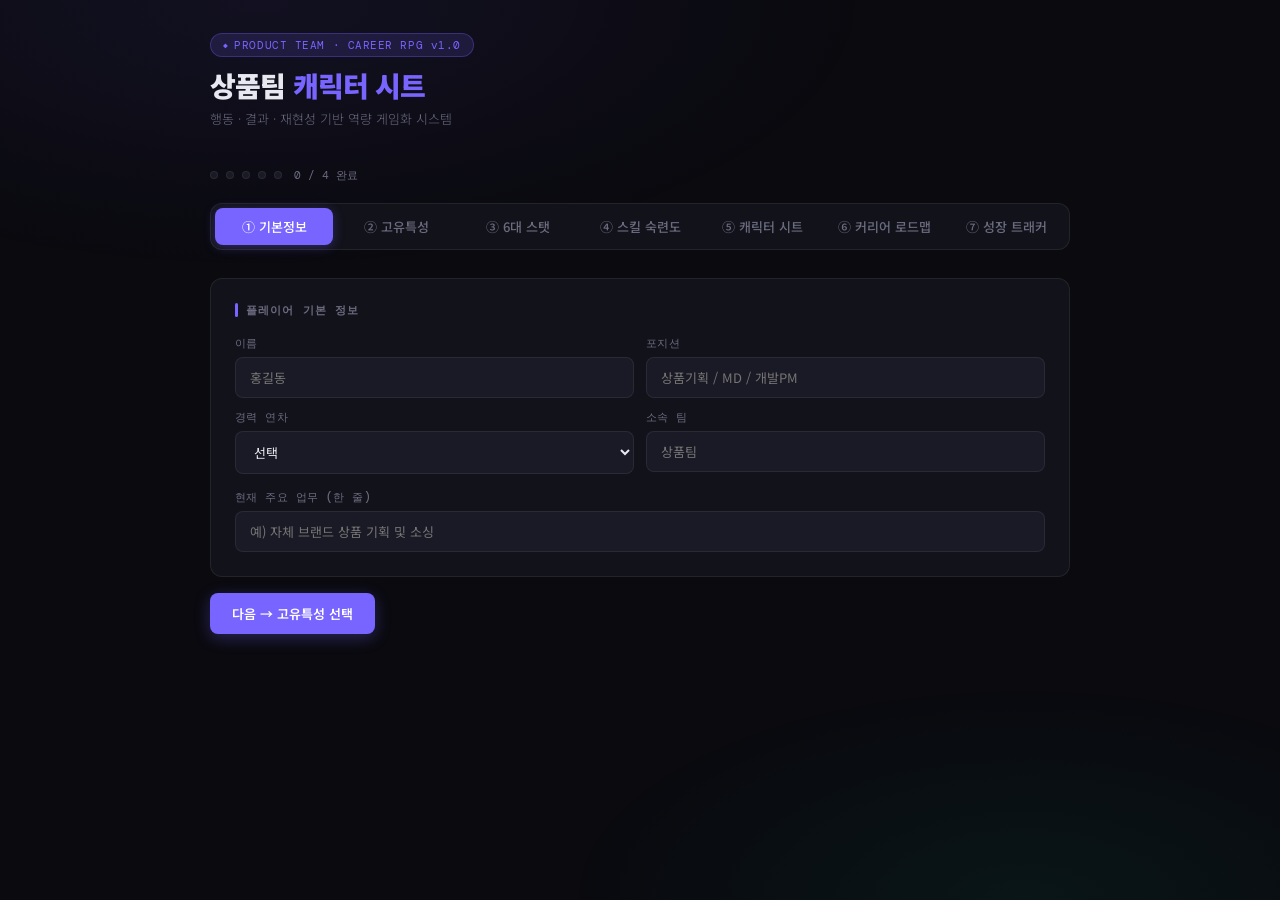
<file: product.html>
<!DOCTYPE html>
<html lang="ko">
<head>
<meta charset="UTF-8">
<meta name="viewport" content="width=device-width, initial-scale=1.0">
<title>상품팀 캐릭터 시트</title>
<link href="https://fonts.googleapis.com/css2?family=Noto+Sans+KR:wght@300;400;500;700;900&family=DM+Mono:wght@400;500&display=swap" rel="stylesheet">
<style>
  :root {
    --bg: #0a0a0f;
    --bg2: #12121a;
    --bg3: #1a1a26;
    --border: rgba(255,255,255,0.07);
    --border-active: rgba(120,100,255,0.4);
    --text: #e8e8f0;
    --text-muted: #6b6b80;
    --text-dim: #3a3a50;
    --accent: #7864ff;
    --accent2: #ff6b6b;
    --accent3: #ffd166;
    --accent4: #06d6a0;
    --accent5: #4ecdc4;
    --str: #ff6b6b;
    --agi: #4ecdc4;
    --sen: #ffd166;
    --int: #7864ff;
    --cha: #ff9f43;
    --sta: #06d6a0;
    --lv0: #3a3a50;
    --lv1: #4a6fa5;
    --lv2: #2ecc71;
    --lv3: #f39c12;
    --lv4: #e74c3c;
    --lv5: #9b59b6;
    --radius: 12px;
    --radius-sm: 8px;
  }

  * { margin: 0; padding: 0; box-sizing: border-box; }

  body {
    background: var(--bg);
    color: var(--text);
    font-family: 'Noto Sans KR', sans-serif;
    font-size: 14px;
    min-height: 100vh;
    overflow-x: hidden;
  }

  /* ── 배경 노이즈 효과 ── */
  body::before {
    content: '';
    position: fixed;
    inset: 0;
    background-image:
      radial-gradient(ellipse 80% 50% at 20% 0%, rgba(120,100,255,0.08) 0%, transparent 60%),
      radial-gradient(ellipse 60% 40% at 80% 100%, rgba(6,214,160,0.06) 0%, transparent 60%);
    pointer-events: none;
    z-index: 0;
  }

  .container {
    max-width: 900px;
    margin: 0 auto;
    padding: 32px 20px 80px;
    position: relative;
    z-index: 1;
  }

  /* ── 헤더 ── */
  .header {
    display: flex;
    align-items: flex-start;
    justify-content: space-between;
    margin-bottom: 40px;
    gap: 20px;
    flex-wrap: wrap;
  }

  .header-left {}
  .game-badge {
    display: inline-flex;
    align-items: center;
    gap: 6px;
    background: rgba(120,100,255,0.15);
    border: 1px solid rgba(120,100,255,0.3);
    border-radius: 20px;
    padding: 4px 12px;
    font-size: 11px;
    color: var(--accent);
    font-family: 'DM Mono', monospace;
    letter-spacing: 0.05em;
    margin-bottom: 12px;
  }

  .game-badge::before {
    content: '◆';
    font-size: 8px;
  }

  h1 {
    font-size: 28px;
    font-weight: 900;
    letter-spacing: -0.03em;
    line-height: 1.2;
  }

  h1 span {
    color: var(--accent);
  }

  .subtitle {
    font-size: 13px;
    color: var(--text-muted);
    margin-top: 6px;
    font-weight: 300;
  }

  /* ── 탭 네비 ── */
  .tabs {
    display: flex;
    gap: 4px;
    background: var(--bg2);
    border: 1px solid var(--border);
    border-radius: var(--radius);
    padding: 4px;
    margin-bottom: 28px;
  }

  .tab-btn {
    flex: 1;
    padding: 9px 12px;
    border: none;
    border-radius: var(--radius-sm);
    background: transparent;
    color: var(--text-muted);
    font-family: 'Noto Sans KR', sans-serif;
    font-size: 13px;
    font-weight: 500;
    cursor: pointer;
    transition: all 0.2s;
  }

  .tab-btn.active {
    background: var(--accent);
    color: #fff;
    box-shadow: 0 2px 12px rgba(120,100,255,0.3);
  }

  .tab-btn:hover:not(.active) {
    background: var(--bg3);
    color: var(--text);
  }

  .tab-panel { display: none; }
  .tab-panel.active { display: block; }

  /* ── 섹션 카드 ── */
  .card {
    background: var(--bg2);
    border: 1px solid var(--border);
    border-radius: var(--radius);
    padding: 24px;
    margin-bottom: 16px;
    transition: border-color 0.2s;
  }

  .card:hover { border-color: rgba(255,255,255,0.12); }

  .card-title {
    font-size: 11px;
    font-weight: 700;
    letter-spacing: 0.1em;
    color: var(--text-muted);
    text-transform: uppercase;
    font-family: 'DM Mono', monospace;
    margin-bottom: 18px;
    display: flex;
    align-items: center;
    gap: 8px;
  }

  .card-title::before {
    content: '';
    display: inline-block;
    width: 3px;
    height: 14px;
    background: var(--accent);
    border-radius: 2px;
  }

  /* ── 플레이어 정보 ── */
  .player-info {
    display: grid;
    grid-template-columns: 1fr 1fr;
    gap: 12px;
    margin-bottom: 16px;
  }

  .input-group {
    display: flex;
    flex-direction: column;
    gap: 6px;
  }

  .input-label {
    font-size: 11px;
    color: var(--text-muted);
    font-weight: 500;
    font-family: 'DM Mono', monospace;
    letter-spacing: 0.04em;
  }

  input[type="text"], select, textarea {
    background: var(--bg3);
    border: 1px solid var(--border);
    border-radius: var(--radius-sm);
    padding: 10px 14px;
    color: var(--text);
    font-family: 'Noto Sans KR', sans-serif;
    font-size: 13px;
    outline: none;
    transition: border-color 0.2s;
    width: 100%;
  }

  input[type="text"]:focus, select:focus, textarea:focus {
    border-color: var(--border-active);
  }

  select option { background: var(--bg2); }

  textarea { resize: vertical; min-height: 80px; }

  /* ── 고유 특성 선택 ── */
  .passive-grid {
    display: grid;
    grid-template-columns: repeat(auto-fill, minmax(240px, 1fr));
    gap: 8px;
  }

  .passive-item {
    display: flex;
    align-items: flex-start;
    gap: 10px;
    padding: 12px 14px;
    background: var(--bg3);
    border: 1px solid var(--border);
    border-radius: var(--radius-sm);
    cursor: pointer;
    transition: all 0.15s;
    user-select: none;
  }

  .passive-item:hover {
    border-color: rgba(255,255,255,0.15);
    background: rgba(255,255,255,0.04);
  }

  .passive-item.selected {
    border-color: var(--accent);
    background: rgba(120,100,255,0.1);
  }

  .passive-item.locked {
    opacity: 0.4;
    cursor: not-allowed;
  }

  .passive-item.locked:hover {
    border-color: var(--border);
    background: var(--bg3);
  }

  .passive-check {
    width: 18px;
    height: 18px;
    border: 1.5px solid var(--border-active);
    border-radius: 4px;
    flex-shrink: 0;
    margin-top: 1px;
    display: flex;
    align-items: center;
    justify-content: center;
    font-size: 10px;
    transition: all 0.15s;
  }

  .passive-item.selected .passive-check {
    background: var(--accent);
    border-color: var(--accent);
  }

  .passive-item.selected .passive-check::after {
    content: '✓';
    color: white;
    font-weight: 700;
  }

  .passive-name {
    font-size: 14px;
    font-weight: 700;
    line-height: 1.4;
    flex: 1;
    color: var(--text);
  }

  .passive-name small {
    display: block;
    font-size: 12px;
    color: rgba(200, 200, 220, 0.75);
    font-weight: 400;
    margin-top: 4px;
    line-height: 1.5;
  }

  .stat-badge {
    font-size: 10px;
    font-family: 'DM Mono', monospace;
    padding: 2px 6px;
    border-radius: 4px;
    font-weight: 500;
    flex-shrink: 0;
  }

  .stat-STR { background: rgba(255,107,107,0.2); color: var(--str); }
  .stat-AGI { background: rgba(78,205,196,0.2); color: var(--agi); }
  .stat-SEN { background: rgba(255,209,102,0.2); color: var(--sen); }
  .stat-INT { background: rgba(120,100,255,0.2); color: var(--int); }
  .stat-CHA { background: rgba(255,159,67,0.2); color: var(--cha); }
  .stat-STA { background: rgba(6,214,160,0.2); color: var(--sta); }

  /* ── 스탯 바 ── */
  .stats-grid {
    display: flex;
    flex-direction: column;
    gap: 16px;
  }

  .stat-row {
    display: grid;
    grid-template-columns: 80px 1fr 40px;
    align-items: center;
    gap: 14px;
  }

  .stat-name {
    font-size: 12px;
    font-family: 'DM Mono', monospace;
    font-weight: 500;
    display: flex;
    flex-direction: column;
    gap: 2px;
  }

  .stat-name-en { color: var(--text); }
  .stat-name-kr { font-size: 10px; color: var(--text-muted); font-family: 'Noto Sans KR', sans-serif; }

  .stat-bar-wrap {
    position: relative;
    height: 6px;
    background: var(--bg3);
    border-radius: 10px;
    overflow: hidden;
    cursor: pointer;
  }

  .stat-bar-fill {
    height: 100%;
    border-radius: 10px;
    transition: width 0.4s cubic-bezier(0.4, 0, 0.2, 1);
  }

  .stat-bar-wrap:hover .stat-bar-fill {
    filter: brightness(1.2);
  }

  /* 클릭 세그먼트 */
  .stat-segments {
    display: flex;
    gap: 2px;
    height: 6px;
  }

  .stat-seg {
    flex: 1;
    border-radius: 3px;
    background: var(--bg3);
    cursor: pointer;
    transition: all 0.15s;
  }

  .stat-seg.active { }
  .stat-seg:hover { opacity: 0.8; }

  .stat-value {
    font-size: 14px;
    font-weight: 700;
    font-family: 'DM Mono', monospace;
    text-align: right;
  }

  .stat-fill-STR { background: var(--str); }
  .stat-fill-AGI { background: var(--agi); }
  .stat-fill-SEN { background: var(--sen); }
  .stat-fill-INT { background: var(--int); }
  .stat-fill-CHA { background: var(--cha); }
  .stat-fill-STA { background: var(--sta); }

  .stat-color-STR { color: var(--str); }
  .stat-color-AGI { color: var(--agi); }
  .stat-color-SEN { color: var(--sen); }
  .stat-color-INT { color: var(--int); }
  .stat-color-CHA { color: var(--cha); }
  .stat-color-STA { color: var(--sta); }

  /* 증거 입력 */
  .evidence-box {
    background: var(--bg3);
    border: 1px solid var(--border);
    border-radius: var(--radius-sm);
    padding: 14px;
    margin-top: 8px;
    display: none;
  }

  .evidence-box.open { display: block; }

  .evidence-row {
    display: grid;
    grid-template-columns: 60px 1fr;
    gap: 8px;
    margin-bottom: 8px;
    align-items: flex-start;
  }

  .evidence-row:last-child { margin-bottom: 0; }

  .evidence-tag {
    font-size: 10px;
    font-family: 'DM Mono', monospace;
    color: var(--accent);
    padding-top: 10px;
    font-weight: 500;
  }

  /* ── 액티브 스킬 ── */
  .skill-list {
    display: flex;
    flex-direction: column;
    gap: 14px;
  }

  .skill-item {
    background: var(--bg3);
    border: 1px solid var(--border);
    border-radius: var(--radius-sm);
    padding: 16px;
    transition: border-color 0.2s;
  }

  .skill-item:hover { border-color: rgba(255,255,255,0.12); }

  .skill-header {
    display: flex;
    align-items: flex-start;
    justify-content: space-between;
    gap: 12px;
    margin-bottom: 12px;
  }

  .skill-name {
    font-size: 14px;
    font-weight: 700;
    flex: 1;
  }

  .skill-desc {
    font-size: 12px;
    color: var(--text-muted);
    font-weight: 300;
    margin-top: 2px;
  }

  /* 레벨 선택 세그먼트 버튼 */
  .level-selector {
    display: flex;
    gap: 4px;
    flex-wrap: wrap;
  }

  .level-btn {
    padding: 5px 10px;
    border-radius: 6px;
    border: 1px solid var(--border);
    background: transparent;
    color: var(--text-muted);
    font-size: 11px;
    font-family: 'DM Mono', monospace;
    cursor: pointer;
    transition: all 0.15s;
    white-space: nowrap;
  }

  .level-btn:hover { border-color: rgba(255,255,255,0.2); color: var(--text); }

  .level-btn.lv0.active { background: rgba(58,58,80,0.8); border-color: var(--lv0); color: #aaa; }
  .level-btn.lv1.active { background: rgba(74,111,165,0.3); border-color: var(--lv1); color: #6fa3d8; }
  .level-btn.lv2.active { background: rgba(46,204,113,0.2); border-color: var(--lv2); color: var(--lv2); }
  .level-btn.lv3.active { background: rgba(243,156,18,0.2); border-color: var(--lv3); color: var(--lv3); }
  .level-btn.lv4.active { background: rgba(231,76,60,0.2); border-color: var(--lv4); color: var(--lv4); }
  .level-btn.lv5.active { background: rgba(155,89,182,0.2); border-color: var(--lv5); color: var(--lv5); }

  /* 레벨 정의 참조 박스 */
  .level-ref {
    background: var(--bg3);
    border: 1px solid var(--border);
    border-radius: var(--radius-sm);
    padding: 14px 18px;
    display: grid;
    grid-template-columns: repeat(3, 1fr);
    gap: 8px;
  }

  .level-def {
    display: flex;
    align-items: flex-start;
    gap: 8px;
    padding: 8px;
    border-radius: 6px;
    background: rgba(255,255,255,0.02);
    cursor: pointer;
    transition: background 0.15s;
  }

  .level-def:hover { background: rgba(255,255,255,0.05); }

  .level-dot {
    width: 8px;
    height: 8px;
    border-radius: 50%;
    flex-shrink: 0;
    margin-top: 4px;
  }

  .level-def-text {
    font-size: 12px;
    line-height: 1.5;
  }

  .level-def-num {
    font-family: 'DM Mono', monospace;
    font-size: 11px;
    font-weight: 700;
  }

  .level-def-desc {
    font-size: 11px;
    color: var(--text-muted);
    font-weight: 300;
    margin-top: 1px;
  }

  /* ── 스킬트리 (성장경로) ── */
  .skill-tree {
    display: flex;
    flex-direction: column;
    gap: 16px;
  }

  .tree-node {
    display: flex;
    gap: 16px;
    align-items: flex-start;
  }

  .tree-line {
    display: flex;
    flex-direction: column;
    align-items: center;
    gap: 0;
    flex-shrink: 0;
  }

  .tree-dot {
    width: 28px;
    height: 28px;
    border-radius: 50%;
    border: 2px solid var(--border);
    display: flex;
    align-items: center;
    justify-content: center;
    font-size: 11px;
    font-family: 'DM Mono', monospace;
    font-weight: 700;
    flex-shrink: 0;
    cursor: pointer;
    transition: all 0.2s;
  }

  .tree-dot.current {
    border-color: var(--accent);
    color: var(--accent);
    box-shadow: 0 0 16px rgba(120,100,255,0.3);
  }

  .tree-dot.future {
    border-color: var(--accent3);
    color: var(--accent3);
    box-shadow: 0 0 16px rgba(255,209,102,0.2);
  }

  .tree-connector {
    width: 2px;
    height: 24px;
    background: linear-gradient(to bottom, var(--accent), var(--accent3));
    opacity: 0.3;
    margin: 4px 0;
  }

  .tree-content {
    flex: 1;
    padding-top: 4px;
  }

  .tree-title {
    font-size: 15px;
    font-weight: 700;
    margin-bottom: 4px;
  }

  .tree-sub {
    font-size: 12px;
    color: var(--text-muted);
    font-weight: 300;
    line-height: 1.6;
  }

  .tree-tags {
    display: flex;
    flex-wrap: wrap;
    gap: 6px;
    margin-top: 10px;
  }

  .tree-tag {
    font-size: 11px;
    padding: 3px 10px;
    border-radius: 20px;
    border: 1px solid var(--border);
    color: var(--text-muted);
  }

  /* ── 최종 캐릭터 시트 출력 ── */
  .character-sheet {
    background: var(--bg2);
    border: 1px solid var(--border);
    border-radius: var(--radius);
    overflow: hidden;
  }

  .cs-header {
    background: linear-gradient(135deg, rgba(120,100,255,0.2), rgba(6,214,160,0.1));
    border-bottom: 1px solid var(--border);
    padding: 24px;
    display: flex;
    align-items: flex-start;
    justify-content: space-between;
    gap: 16px;
    flex-wrap: wrap;
  }

  .cs-name {
    font-size: 22px;
    font-weight: 900;
    letter-spacing: -0.02em;
  }

  .cs-title {
    font-size: 13px;
    color: var(--text-muted);
    margin-top: 4px;
  }

  .cs-body { padding: 24px; }

  .cs-section {
    margin-bottom: 24px;
  }

  .cs-section-title {
    font-size: 10px;
    font-family: 'DM Mono', monospace;
    color: var(--text-dim);
    text-transform: uppercase;
    letter-spacing: 0.1em;
    margin-bottom: 12px;
  }

  .cs-passives {
    display: flex;
    flex-wrap: wrap;
    gap: 8px;
  }

  .cs-passive-tag {
    padding: 6px 14px;
    border-radius: 20px;
    border: 1px solid var(--accent);
    color: var(--accent);
    font-size: 12px;
    font-weight: 500;
    background: rgba(120,100,255,0.08);
  }

  .cs-stats-mini {
    display: grid;
    grid-template-columns: repeat(6, 1fr);
    gap: 8px;
  }

  .cs-stat-mini {
    text-align: center;
    padding: 10px 6px;
    background: var(--bg3);
    border-radius: var(--radius-sm);
    border: 1px solid var(--border);
  }

  .cs-stat-mini-val {
    font-size: 20px;
    font-weight: 700;
    font-family: 'DM Mono', monospace;
  }

  .cs-stat-mini-name {
    font-size: 10px;
    color: var(--text-muted);
    font-family: 'DM Mono', monospace;
    margin-top: 2px;
  }

  .cs-skills-table {
    width: 100%;
    border-collapse: collapse;
  }

  .cs-skills-table tr {
    border-bottom: 1px solid var(--border);
  }

  .cs-skills-table tr:last-child { border-bottom: none; }

  .cs-skills-table td {
    padding: 8px 0;
    font-size: 13px;
  }

  .cs-skills-table td:last-child {
    text-align: right;
  }

  .lv-pill {
    font-size: 11px;
    font-family: 'DM Mono', monospace;
    padding: 3px 10px;
    border-radius: 20px;
    font-weight: 500;
  }

  .lv-pill-0 { background: rgba(58,58,80,0.8); color: #888; }
  .lv-pill-1 { background: rgba(74,111,165,0.3); color: #6fa3d8; }
  .lv-pill-2 { background: rgba(46,204,113,0.2); color: var(--lv2); }
  .lv-pill-3 { background: rgba(243,156,18,0.2); color: var(--lv3); }
  .lv-pill-4 { background: rgba(231,76,60,0.2); color: var(--lv4); }
  .lv-pill-5 { background: rgba(155,89,182,0.2); color: var(--lv5); }

  /* 육각형 레이더 */
  .radar-wrap {
    display: flex;
    justify-content: center;
    padding: 10px 0;
  }

  /* ── 버튼 ── */
  .btn {
    display: inline-flex;
    align-items: center;
    gap: 8px;
    padding: 11px 22px;
    border-radius: var(--radius-sm);
    font-family: 'Noto Sans KR', sans-serif;
    font-size: 13px;
    font-weight: 600;
    cursor: pointer;
    transition: all 0.2s;
    border: none;
  }

  .btn-primary {
    background: var(--accent);
    color: white;
    box-shadow: 0 4px 16px rgba(120,100,255,0.3);
  }

  .btn-primary:hover {
    background: #8f78ff;
    transform: translateY(-1px);
    box-shadow: 0 6px 20px rgba(120,100,255,0.4);
  }

  .btn-secondary {
    background: var(--bg3);
    color: var(--text);
    border: 1px solid var(--border);
  }

  .btn-secondary:hover {
    border-color: rgba(255,255,255,0.2);
    background: rgba(255,255,255,0.06);
  }

  .btn-row {
    display: flex;
    gap: 10px;
    flex-wrap: wrap;
    margin-top: 8px;
  }

  /* 레이더 차트 */
  svg.radar text {
    font-family: 'DM Mono', monospace;
    font-size: 11px;
    fill: var(--text-muted);
  }

  /* 진행 표시 */
  .step-indicator {
    display: flex;
    gap: 8px;
    align-items: center;
    margin-bottom: 20px;
  }

  .step-dot {
    width: 8px;
    height: 8px;
    border-radius: 50%;
    background: var(--bg3);
    border: 1px solid var(--border);
    transition: all 0.2s;
  }

  .step-dot.done {
    background: var(--accent);
    border-color: var(--accent);
    box-shadow: 0 0 8px rgba(120,100,255,0.5);
  }

  /* ── 커리어 로드맵 ── */
  .road-stage {
    background: var(--bg3);
    border: 1px solid var(--border);
    border-radius: var(--radius-sm);
    overflow: hidden;
    transition: border-color 0.2s;
  }

  .road-stage:hover { border-color: rgba(255,255,255,0.12); }

  .road-stage-header {
    display: flex;
    align-items: center;
    justify-content: space-between;
    padding: 16px 18px;
    cursor: pointer;
    user-select: none;
    gap: 12px;
  }

  .road-stage-left {
    display: flex;
    align-items: flex-start;
    gap: 14px;
    flex: 1;
  }

  .road-num {
    width: 36px;
    height: 36px;
    border-radius: 50%;
    display: flex;
    align-items: center;
    justify-content: center;
    font-size: 15px;
    font-weight: 700;
    font-family: 'DM Mono', monospace;
    flex-shrink: 0;
    margin-top: 2px;
  }

  .current-stage { background: rgba(120,100,255,0.2); border: 2px solid var(--accent); color: var(--accent); }
  .mid-stage     { background: rgba(6,214,160,0.15);  border: 2px solid var(--accent4); color: var(--accent4); }
  .final-stage   { background: rgba(255,209,102,0.15); border: 2px solid var(--accent3); color: var(--accent3); }

  .road-stage-title {
    font-size: 14px;
    font-weight: 700;
    line-height: 1.4;
    display: flex;
    align-items: center;
    gap: 8px;
    flex-wrap: wrap;
  }

  .road-stage-sub {
    font-size: 12px;
    color: rgba(200,200,220,0.7);
    font-weight: 400;
    margin-top: 3px;
    line-height: 1.5;
  }

  .road-class-badge {
    font-size: 10px;
    padding: 2px 8px;
    border-radius: 20px;
    font-weight: 600;
    font-family: 'DM Mono', monospace;
    white-space: nowrap;
  }

  .current-badge { background: rgba(120,100,255,0.2); color: var(--accent); border: 1px solid rgba(120,100,255,0.4); }
  .mid-badge     { background: rgba(6,214,160,0.15);  color: var(--accent4); border: 1px solid rgba(6,214,160,0.3); }
  .final-badge   { background: rgba(255,209,102,0.15); color: var(--accent3); border: 1px solid rgba(255,209,102,0.3); }

  .road-chevron {
    color: var(--text-muted);
    font-size: 16px;
    transition: transform 0.2s;
    flex-shrink: 0;
  }

  .road-stage-body {
    display: none;
    padding: 0 18px 18px;
    border-top: 1px solid var(--border);
  }

  .road-stage-body.open { display: block; }

  .road-metaphor {
    font-size: 12px;
    font-style: italic;
    color: rgba(200,200,220,0.65);
    padding: 12px 14px;
    border-left: 3px solid rgba(120,100,255,0.4);
    background: rgba(120,100,255,0.05);
    border-radius: 0 6px 6px 0;
    margin: 14px 0 16px;
    line-height: 1.6;
  }

  .road-grid {
    display: grid;
    grid-template-columns: repeat(3, 1fr);
    gap: 12px;
    margin-bottom: 16px;
  }

  .road-col {
    background: rgba(255,255,255,0.03);
    border: 1px solid var(--border);
    border-radius: var(--radius-sm);
    padding: 12px;
  }

  .road-col-title {
    font-size: 10px;
    font-family: 'DM Mono', monospace;
    color: var(--text-muted);
    text-transform: uppercase;
    letter-spacing: 0.06em;
    margin-bottom: 8px;
  }

  .road-col-body {
    font-size: 12px;
    color: rgba(200,200,220,0.8);
    line-height: 1.6;
  }

  .road-skill-tags {
    display: flex;
    flex-wrap: wrap;
    gap: 5px;
  }

  .road-skill-tag {
    font-size: 11px;
    padding: 3px 9px;
    border-radius: 20px;
    border: 1px solid var(--border);
    color: var(--text-muted);
    background: rgba(255,255,255,0.03);
  }

  .road-skill-tag.unlock {
    border-color: rgba(6,214,160,0.3);
    color: var(--accent4);
    background: rgba(6,214,160,0.07);
  }

  .road-skill-tag.final {
    border-color: rgba(255,209,102,0.3);
    color: var(--accent3);
    background: rgba(255,209,102,0.07);
  }

  .road-quest {
    background: rgba(120,100,255,0.07);
    border: 1px solid rgba(120,100,255,0.25);
    border-radius: var(--radius-sm);
    padding: 12px 14px;
    margin-bottom: 14px;
  }

  .road-quest-label {
    font-size: 11px;
    font-family: 'DM Mono', monospace;
    color: var(--accent);
    font-weight: 600;
    margin-bottom: 6px;
    letter-spacing: 0.04em;
  }

  .road-quest-text {
    font-size: 12px;
    color: rgba(200,200,220,0.85);
    line-height: 1.6;
  }

  .road-unlock-check {
    display: flex;
    flex-direction: column;
    gap: 8px;
  }

  .road-check-row {
    display: flex;
    align-items: flex-start;
    gap: 10px;
    cursor: pointer;
    font-size: 12px;
    color: rgba(200,200,220,0.75);
    line-height: 1.5;
    padding: 6px 10px;
    border-radius: 6px;
    border: 1px solid transparent;
    transition: all 0.15s;
  }

  .road-check-row:hover { background: rgba(255,255,255,0.03); border-color: var(--border); }

  .road-check-row input[type="checkbox"] {
    width: 15px;
    height: 15px;
    flex-shrink: 0;
    margin-top: 1px;
    accent-color: var(--accent);
    cursor: pointer;
  }

  .road-check-row:has(input:checked) {
    color: var(--text);
    text-decoration: none;
  }

  .road-arrow-wrap {
    display: flex;
    flex-direction: column;
    align-items: center;
    padding: 8px 0;
    gap: 4px;
  }

  .road-arrow-line {
    width: 2px;
    height: 20px;
    background: linear-gradient(to bottom, var(--accent), var(--accent4));
    opacity: 0.4;
  }

  .road-arrow-label {
    font-size: 11px;
    font-family: 'DM Mono', monospace;
    color: var(--text-muted);
    text-align: center;
  }

  @media (max-width: 600px) {
    .road-grid { grid-template-columns: 1fr; }
    .road-stage-title { font-size: 13px; }
  }

  /* notice */
  .notice {
    font-size: 12px;
    color: var(--text-muted);
    padding: 10px 14px;
    background: rgba(120,100,255,0.08);
    border-left: 3px solid var(--accent);
    border-radius: 0 6px 6px 0;
    line-height: 1.6;
  }

  /* 레이더 오버레이 */
  .radar-overlay {
    position: absolute;
    inset: 0;
    pointer-events: none;
  }

  /* 반응형 */
  @media (max-width: 600px) {
    .player-info { grid-template-columns: 1fr; }
    .passive-grid { grid-template-columns: 1fr; }
    .stat-row { grid-template-columns: 70px 1fr 36px; gap: 10px; }
    .level-ref { grid-template-columns: 1fr 1fr; }
    .cs-stats-mini { grid-template-columns: repeat(3, 1fr); }
    .level-selector { gap: 3px; }
    .level-btn { font-size: 10px; padding: 4px 8px; }
  }
</style>
</head>
<body>
<div class="container">

  <!-- 헤더 -->
  <div class="header">
    <div class="header-left">
      <div class="game-badge">PRODUCT TEAM · CAREER RPG v1.0</div>
      <h1>상품팀 <span>캐릭터 시트</span></h1>
      <p class="subtitle">행동 · 결과 · 재현성 기반 역량 게임화 시스템</p>
    </div>
  </div>

  <!-- 진행 표시 -->
  <div class="step-indicator" id="stepIndicator">
    <div class="step-dot" id="dot0"></div>
    <div class="step-dot" id="dot1"></div>
    <div class="step-dot" id="dot2"></div>
    <div class="step-dot" id="dot3"></div>
    <div class="step-dot" id="dot4"></div>
    <span style="font-size:11px;color:var(--text-muted);font-family:'DM Mono',monospace;margin-left:4px" id="stepLabel">0 / 4 완료</span>
  </div>

  <!-- 탭 -->
  <div class="tabs">
    <button class="tab-btn active" onclick="switchTab('basic')">① 기본정보</button>
    <button class="tab-btn" onclick="switchTab('passive')">② 고유특성</button>
    <button class="tab-btn" onclick="switchTab('stats')">③ 6대 스탯</button>
    <button class="tab-btn" onclick="switchTab('skills')">④ 스킬 숙련도</button>
    <button class="tab-btn" onclick="switchTab('sheet')">⑤ 캐릭터 시트</button>
    <button class="tab-btn" onclick="switchTab('roadmap')">⑥ 커리어 로드맵</button>
    <button class="tab-btn" onclick="switchTab('tracker')">⑦ 성장 트래커</button>
  </div>

  <!-- ① 기본 정보 -->
  <div class="tab-panel active" id="tab-basic">
    <div class="card">
      <div class="card-title">플레이어 기본 정보</div>
      <div class="player-info">
        <div class="input-group">
          <label class="input-label">이름</label>
          <input type="text" id="playerName" placeholder="홍길동">
        </div>
        <div class="input-group">
          <label class="input-label">포지션</label>
          <input type="text" id="playerRole" placeholder="상품기획 / MD / 개발PM">
        </div>
        <div class="input-group">
          <label class="input-label">경력 연차</label>
          <select id="playerYear">
            <option value="">선택</option>
            <option>1년 미만</option>
            <option>1~2년</option>
            <option>3~5년</option>
            <option>6~10년</option>
            <option>10년 이상</option>
          </select>
        </div>
        <div class="input-group">
          <label class="input-label">소속 팀</label>
          <input type="text" id="playerTeam" placeholder="상품팀">
        </div>
      </div>
      <div class="input-group">
        <label class="input-label">현재 주요 업무 (한 줄)</label>
        <input type="text" id="playerJob" placeholder="예) 자체 브랜드 상품 기획 및 소싱">
      </div>
    </div>

    <div class="btn-row">
      <button class="btn btn-primary" onclick="switchTab('passive')">다음 → 고유특성 선택</button>
    </div>
  </div>

  <!-- ② 고유 특성 -->
  <div class="tab-panel" id="tab-passive">
    <div class="card">
      <div class="card-title">고유 특성 (Passive Skills) — 2개 선택</div>
      <p class="notice" style="margin-bottom:16px">나의 본질적인 기질에 가장 가까운 것을 골라주세요. 최대 2개 선택 가능합니다.</p>
      <div class="passive-grid" id="passiveGrid"></div>
    </div>
    <div class="btn-row">
      <button class="btn btn-secondary" onclick="switchTab('basic')">← 이전</button>
      <button class="btn btn-primary" onclick="switchTab('stats')">다음 → 6대 스탯 입력</button>
    </div>
  </div>

  <!-- ③ 6대 스탯 -->
  <div class="tab-panel" id="tab-stats">
    <div class="card">
      <div class="card-title">6대 핵심 스탯 (1~10점)</div>
      <p class="notice" style="margin-bottom:20px">점수 바를 클릭해 점수를 설정하세요. 각 스탯 클릭 시 증거 입력 폼이 열립니다.</p>
      <div class="stats-grid" id="statsGrid"></div>
    </div>
    <div class="btn-row">
      <button class="btn btn-secondary" onclick="switchTab('passive')">← 이전</button>
      <button class="btn btn-primary" onclick="switchTab('skills')">다음 → 스킬 숙련도</button>
    </div>
  </div>

  <!-- ④ 스킬 숙련도 -->
  <div class="tab-panel" id="tab-skills">
    <div class="card">
      <div class="card-title">액티브 스킬 숙련도</div>
      <p class="notice" style="margin-bottom:20px">각 스킬의 현재 레벨을 선택하세요. 레벨 기준은 ① 기본정보 탭 하단을 참조하세요.</p>
      <div class="skill-list" id="skillList"></div>
    </div>
    <div class="btn-row">
      <button class="btn btn-secondary" onclick="switchTab('stats')">← 이전</button>
      <button class="btn btn-primary" onclick="generateSheet()">⚡ 캐릭터 시트 생성</button>
    </div>
  </div>

  <!-- ⑤ 캐릭터 시트 -->
  <div class="tab-panel" id="tab-sheet">
    <div id="sheetOutput"></div>
    <div class="btn-row">
      <button class="btn btn-secondary" onclick="switchTab('skills')">← 수정하기</button>
      <button class="btn btn-primary" onclick="window.print()">🖨 인쇄 / PDF 저장</button>
    </div>
  </div>

  <!-- ⑥ 커리어 로드맵 -->
  <div class="tab-panel" id="tab-roadmap">

    <div class="card">
      <div class="card-title">전직 로드맵 — Optimizer → Brand Founder</div>
      <p class="notice" style="margin-bottom:24px">현재의 강점을 버리는 게 아니라, <strong style="color:var(--accent)">디딤돌 삼아 다음 단계를 해금(Unlock)</strong>하는 전직 퀘스트입니다. 각 스테이지의 달성 여부를 체크해보세요.</p>

      <!-- Stage 1 -->
      <div class="road-stage" id="stage1">
        <div class="road-stage-header" onclick="toggleStage('stage1')">
          <div class="road-stage-left">
            <div class="road-num current-stage">1</div>
            <div>
              <div class="road-stage-title">
                <span class="road-class-badge current-badge">현재 단계</span>
                Platform Builder — The Optimizer
              </div>
              <div class="road-stage-sub">정해진 시스템 안에서 실패 없는 상품을 설계·출시하는 마스터 대장장이</div>
            </div>
          </div>
          <div class="road-chevron">▾</div>
        </div>
        <div class="road-stage-body open" id="body-stage1">
          <div class="road-metaphor">
            "남이 만든 세계관(플랫폼)에서 가장 효율적인 병기를 제조하는 장인"
          </div>
          <div class="road-grid">
            <div class="road-col">
              <div class="road-col-title">핵심 미션</div>
              <div class="road-col-body">조건에 최적화된 상품 공급. 스펙 매칭·단가 협상·재고 관리로 플랫폼 내 성공률 극대화</div>
            </div>
            <div class="road-col">
              <div class="road-col-title">필요 역량</div>
              <div class="road-skill-tags">
                <span class="road-skill-tag">소싱 네트워크</span>
                <span class="road-skill-tag">스펙 매칭</span>
                <span class="road-skill-tag">단가 협상</span>
                <span class="road-skill-tag">재고 관리</span>
                <span class="road-skill-tag">출시 프로세스</span>
              </div>
            </div>
            <div class="road-col">
              <div class="road-col-title">성장 지표 (KPI)</div>
              <div class="road-col-body">
                상품 출시 성공률 <span style="color:var(--accent);font-family:'DM Mono',monospace">≥ 90%</span><br>
                이익률(Margin) <span style="color:var(--accent);font-family:'DM Mono',monospace">≥ 30%</span><br>
                품절률 <span style="color:var(--accent);font-family:'DM Mono',monospace">≤ 5%</span><br>
                출시 일정 준수율 <span style="color:var(--accent);font-family:'DM Mono',monospace">≥ 95%</span><br>
                소싱 단가 절감률 <span style="color:var(--accent);font-family:'DM Mono',monospace">전년比 ↓</span>
              </div>
            </div>
          </div>
          <div class="road-quest">
            <div class="road-quest-label">🎯 전직 퀘스트</div>
            <div class="road-quest-text">서로 다른 3개 이상의 플랫폼 특성에 맞춘 최적 스펙 상품군을 직접 런칭하고, 각각의 이익률·성공 데이터를 보유하기</div>
          </div>
          <div class="road-unlock-check">
            <label class="road-check-row">
              <input type="checkbox" id="q1a" onchange="updateUnlock()">
              <span>3개 이상 플랫폼 특성 기반 상품 런칭 경험 보유</span>
            </label>
            <label class="road-check-row">
              <input type="checkbox" id="q1b" onchange="updateUnlock()">
              <span>이익률·품절률 데이터를 스스로 관리하는 루틴 보유</span>
            </label>
            <label class="road-check-row">
              <input type="checkbox" id="q1c" onchange="updateUnlock()">
              <span>소싱·QC 프로세스가 문서화·매뉴얼화되어 있음</span>
            </label>
          </div>
        </div>
      </div>

      <!-- 화살표 -->
      <div class="road-arrow-wrap">
        <div class="road-arrow-line"></div>
        <div class="road-arrow-label" id="unlock-arrow1">
          <span id="unlock-txt1">퀘스트 달성 시 다음 단계 해금 ↓</span>
        </div>
      </div>

      <!-- Stage 2 -->
      <div class="road-stage" id="stage2">
        <div class="road-stage-header" onclick="toggleStage('stage2')">
          <div class="road-stage-left">
            <div class="road-num mid-stage">2</div>
            <div>
              <div class="road-stage-title">
                <span class="road-class-badge mid-badge">과도기 전직</span>
                Brand Owner — The Storyteller
              </div>
              <div class="road-stage-sub">제품에 '이유(Why)'와 '맥락(Context)'을 입히기 시작하는 장인</div>
            </div>
          </div>
          <div class="road-chevron">▾</div>
        </div>
        <div class="road-stage-body open" id="body-stage2">
          <div class="road-metaphor" style="border-color:rgba(6,214,160,0.35);background:rgba(6,214,160,0.05);">
            "자신만의 인장을 새긴 커스텀 장비를 만들기 시작한 장인 — 스펙을 넘어 '이야기'를 팔기 시작함. Stage 1의 실행력은 그대로 유지하면서, 이제는 '왜 이 상품이어야 하는가?'를 고객에게 설득하는 언어를 만드는 단계"
          </div>
          <div class="road-grid">
            <div class="road-col">
              <div class="road-col-title">핵심 미션</div>
              <div class="road-col-body">
                스펙 최적화 역량은 유지하면서, 상품에 브랜드 맥락을 입히기 시작. "이 상품이 왜 존재해야 하는가?"라는 Why를 정의하고, 그것을 패키지·카피·이름에 녹여 고객이 느끼게 만드는 것이 핵심.
                <br><br>
                <span style="color:var(--accent4);font-size:11px;font-family:'DM Mono',monospace">→ 기능을 파는 것에서 의미를 파는 것으로 전환</span>
              </div>
            </div>
            <div class="road-col">
              <div class="road-col-title">새로 획득할 역량</div>
              <div class="road-skill-tags">
                <span class="road-skill-tag unlock">USP 언어화</span>
                <span class="road-skill-tag unlock">브랜드 페르소나</span>
                <span class="road-skill-tag unlock">패키지 가이드라인</span>
                <span class="road-skill-tag unlock">네이밍 & 카피</span>
                <span class="road-skill-tag unlock">리뷰 기반 피벗</span>
                <span class="road-skill-tag unlock">재구매율 분석</span>
                <span class="road-skill-tag unlock">고객 여정 설계</span>
                <span class="road-skill-tag unlock">콘텐츠 기획</span>
              </div>
            </div>
            <div class="road-col">
              <div class="road-col-title">성장 지표 (KPI)</div>
              <div class="road-col-body">
                재구매율 <span style="color:var(--accent4);font-family:'DM Mono',monospace">≥ 20%</span><br>
                리뉴얼 후 전환율 <span style="color:var(--accent4);font-family:'DM Mono',monospace">+20%↑</span><br>
                리뷰 긍정 키워드 비중 <span style="color:var(--accent4);font-family:'DM Mono',monospace">≥ 70%</span><br>
                브랜드명 직접 검색 수 <span style="color:var(--accent4);font-family:'DM Mono',monospace">월 100↑</span><br>
                상품 페이지 체류 시간 <span style="color:var(--accent4);font-family:'DM Mono',monospace">↑ 개선</span>
              </div>
            </div>
          </div>

          <div style="background:rgba(6,214,160,0.05);border:1px solid rgba(6,214,160,0.15);border-radius:var(--radius-sm);padding:14px;margin-bottom:14px;">
            <div style="font-size:10px;font-family:'DM Mono',monospace;color:var(--accent4);margin-bottom:10px;letter-spacing:0.06em">STAGE 1 → 2 핵심 전환점</div>
            <div style="display:grid;grid-template-columns:1fr 1fr;gap:10px">
              <div style="font-size:12px;color:rgba(200,200,220,0.7)">
                <div style="color:var(--text-muted);font-size:10px;margin-bottom:4px">Stage 1에서 하던 것</div>
                "원가 대비 최고 스펙 찾기"<br>
                "납기·재고 실수 없이 출시"<br>
                "플랫폼 알고리즘에 맞는 상품"
              </div>
              <div style="font-size:12px;color:rgba(200,200,220,0.85)">
                <div style="color:var(--accent4);font-size:10px;margin-bottom:4px">Stage 2에서 추가되는 것</div>
                "이 상품은 누구를 위한 것인가?"<br>
                "고객이 이 상품을 받았을 때 어떤 감정을 느끼길 원하나?"<br>
                "한 문장으로 설명되는 브랜드 약속"
              </div>
            </div>
          </div>

          <div class="road-quest" style="border-color:rgba(6,214,160,0.3);background:rgba(6,214,160,0.06);">
            <div class="road-quest-label" style="color:var(--accent4)">🎯 전직 퀘스트</div>
            <div class="road-quest-text">기존 상품의 스펙은 그대로 유지하되, 완전히 새로운 컨셉(세계관)을 제안하여 리뉴얼 전 대비 전환율 20% 이상 높이기. 단, 변경 요소는 패키지·카피·브랜드 스토리로만 제한</div>
          </div>

          <div style="font-size:10px;font-family:'DM Mono',monospace;color:var(--text-muted);margin:14px 0 8px;letter-spacing:0.06em">UNLOCK CHECKLIST — 아래 조건을 모두 달성하면 Stage 3 해금</div>
          <div class="road-unlock-check">
            <label class="road-check-row">
              <input type="checkbox" id="q2a" onchange="updateUnlock()">
              <span>브랜드 페르소나 1장 문서 완성 — 타깃 고객의 나이·라이프스타일·구매 동기까지 정의</span>
            </label>
            <label class="road-check-row">
              <input type="checkbox" id="q2b" onchange="updateUnlock()">
              <span>USP 한 문장 정의 완료 — "우리 상품은 [타깃]을 위한 [핵심 가치]를 제공하는 [카테고리]다"</span>
            </label>
            <label class="road-check-row">
              <input type="checkbox" id="q2c" onchange="updateUnlock()">
              <span>패키지·네이밍·상세페이지 카피를 직접 기획하고 실제 출시한 경험 보유</span>
            </label>
            <label class="road-check-row">
              <input type="checkbox" id="q2d" onchange="updateUnlock()">
              <span>리뉴얼 전후 전환율·재구매율 데이터 비교 분석 완료 (수치 근거 보유)</span>
            </label>
            <label class="road-check-row">
              <input type="checkbox" id="q2e" onchange="updateUnlock()">
              <span>고객 리뷰 100개 이상 직접 분석 — 반복 등장하는 긍정/부정 키워드 정리본 보유</span>
            </label>
          </div>
        </div>
      </div>

      <!-- 화살표 -->
      <div class="road-arrow-wrap">
        <div class="road-arrow-line"></div>
        <div class="road-arrow-label">
          <span id="unlock-txt2">퀘스트 달성 시 최종 전직 해금 ↓</span>
        </div>
      </div>

      <!-- Stage 3 -->
      <div class="road-stage" id="stage3">
        <div class="road-stage-header" onclick="toggleStage('stage3')">
          <div class="road-stage-left">
            <div class="road-num final-stage">3</div>
            <div>
              <div class="road-stage-title">
                <span class="road-class-badge final-badge">최종 목표</span>
                Brand Founder — The Visionary
              </div>
              <div class="road-stage-sub">상품이 없어도 고객이 나를 찾는 팬덤과 세계관을 구축하는 영주</div>
            </div>
          </div>
          <div class="road-chevron">▾</div>
        </div>
        <div class="road-stage-body open" id="body-stage3">
          <div class="road-metaphor" style="border-color:rgba(255,209,102,0.35);background:rgba(255,209,102,0.06);">
            "장비를 넘어, 그 장비를 사용하는 기사단(팬덤)과 성(브랜드)을 구축한 영주 — 플랫폼 없이도 고객이 먼저 찾아오는 세계. Stage 1의 실행력 + Stage 2의 스토리텔링이 합쳐져, 이제는 나만의 세계관을 가진 브랜드를 독립적으로 운영하는 단계"
          </div>
          <div class="road-grid">
            <div class="road-col">
              <div class="road-col-title">핵심 미션</div>
              <div class="road-col-body">
                상품의 기능이나 스펙이 아니라, 고객이 열광하는 '가치'와 '문화'를 판매. 플랫폼 의존도를 줄이고 자사 채널에서 직접 팬덤과 소통하며 지속 가능한 브랜드 자산을 쌓는 것이 핵심.
                <br><br>
                <span style="color:var(--accent3);font-size:11px;font-family:'DM Mono',monospace">→ 브랜드가 곧 제품이 되는 단계. 상품보다 브랜드가 먼저 팔린다</span>
              </div>
            </div>
            <div class="road-col">
              <div class="road-col-title">새로 획득할 역량</div>
              <div class="road-skill-tags">
                <span class="road-skill-tag final">브랜드 철학 수립</span>
                <span class="road-skill-tag final">커뮤니티 빌딩</span>
                <span class="road-skill-tag final">자사몰 운영</span>
                <span class="road-skill-tag final">팬덤 마케팅</span>
                <span class="road-skill-tag final">D2C 전략</span>
                <span class="road-skill-tag final">마케팅 믹스 설계</span>
                <span class="road-skill-tag final">신규 BM 설계</span>
                <span class="road-skill-tag final">브랜드 확장 기획</span>
              </div>
            </div>
            <div class="road-col">
              <div class="road-col-title">성장 지표 (KPI)</div>
              <div class="road-col-body">
                자체 브랜드 SKU 수 <span style="color:var(--accent3);font-family:'DM Mono',monospace">≥ 10개</span><br>
                자사 브랜드 매출 비중 <span style="color:var(--accent3);font-family:'DM Mono',monospace">≥ 50%</span><br>
                브랜드 상품 재구매율 <span style="color:var(--accent3);font-family:'DM Mono',monospace">≥ 30%</span><br>
                OEM 단독 계약 공급사 수 <span style="color:var(--accent3);font-family:'DM Mono',monospace">≥ 3곳</span><br>
                신상품 완판까지 기간 <span style="color:var(--accent3);font-family:'DM Mono',monospace">↓ 단축</span><br>
                브랜드 순이익률 <span style="color:var(--accent3);font-family:'DM Mono',monospace">≥ 35%</span>
              </div>
            </div>
          </div>

          <div style="background:rgba(255,209,102,0.05);border:1px solid rgba(255,209,102,0.15);border-radius:var(--radius-sm);padding:14px;margin-bottom:14px;">
            <div style="font-size:10px;font-family:'DM Mono',monospace;color:var(--accent3);margin-bottom:10px;letter-spacing:0.06em">STAGE 2 → 3 핵심 전환점</div>
            <div style="display:grid;grid-template-columns:1fr 1fr;gap:10px">
              <div style="font-size:12px;color:rgba(200,200,220,0.7)">
                <div style="color:var(--text-muted);font-size:10px;margin-bottom:4px">Stage 2에서 하던 것</div>
                "플랫폼 안에서 브랜드 컨셉 실험"<br>
                "기존 상품에 스토리 입히기"<br>
                "재구매율·전환율 데이터 쌓기"
              </div>
              <div style="font-size:12px;color:rgba(200,200,220,0.85)">
                <div style="color:var(--accent3);font-size:10px;margin-bottom:4px">Stage 3에서 달라지는 것</div>
                "플랫폼 없이 내 채널로 고객이 온다"<br>
                "상품 출시 전 팬덤이 먼저 기다린다"<br>
                "브랜드 자체가 하나의 IP가 된다"
              </div>
            </div>
          </div>

          <div style="background:rgba(255,209,102,0.04);border:1px solid rgba(255,209,102,0.12);border-radius:var(--radius-sm);padding:14px;margin-bottom:14px;">
            <div style="font-size:10px;font-family:'DM Mono',monospace;color:var(--accent3);margin-bottom:10px;letter-spacing:0.06em">BRAND FOUNDER가 반드시 답해야 할 3가지 질문</div>
            <div style="display:flex;flex-direction:column;gap:8px">
              <div style="font-size:12px;color:rgba(200,200,220,0.85);padding:8px 12px;background:rgba(255,255,255,0.03);border-radius:6px">
                <span style="color:var(--accent3);font-family:'DM Mono',monospace;font-size:11px">WHY —</span> 이 브랜드는 왜 존재하는가? 플랫폼이 없어져도 고객이 찾아올 이유가 있는가?
              </div>
              <div style="font-size:12px;color:rgba(200,200,220,0.85);padding:8px 12px;background:rgba(255,255,255,0.03);border-radius:6px">
                <span style="color:var(--accent3);font-family:'DM Mono',monospace;font-size:11px">WHO —</span> 우리 브랜드가 진심으로 사랑받을 고객은 누구인가? 그들의 일상과 가치관은?
              </div>
              <div style="font-size:12px;color:rgba(200,200,220,0.85);padding:8px 12px;background:rgba(255,255,255,0.03);border-radius:6px">
                <span style="color:var(--accent3);font-family:'DM Mono',monospace;font-size:11px">HOW —</span> 플랫폼 광고비 없이 첫 100명의 팬을 어떻게 모을 것인가?
              </div>
            </div>
          </div>

          <div class="road-quest" style="border-color:rgba(255,209,102,0.4);background:rgba(255,209,102,0.07);">
            <div class="road-quest-label" style="color:var(--accent3)">🏆 최종 퀘스트</div>
            <div class="road-quest-text">플랫폼 광고 없이 자사몰 또는 독립 채널에서 첫 완판 기록 달성하기 — 팬덤이 먼저 구매를 기다리는 브랜드 완성. 플랫폼 의존도 50% 이하로 낮추기</div>
          </div>

          <div style="font-size:10px;font-family:'DM Mono',monospace;color:var(--text-muted);margin:14px 0 8px;letter-spacing:0.06em">UNLOCK CHECKLIST — 최종 전직 완성 조건</div>
          <div class="road-unlock-check">
            <label class="road-check-row">
              <input type="checkbox" id="q3a" onchange="updateUnlock()">
              <span>브랜드 철학 1페이지 문서 완성 — Why · Who · How · 브랜드 약속 포함</span>
            </label>
            <label class="road-check-row">
              <input type="checkbox" id="q3b" onchange="updateUnlock()">
              <span>자사몰 또는 독립 채널(인스타·뉴스레터 등) 운영 시작 및 첫 매출 발생</span>
            </label>
            <label class="road-check-row">
              <input type="checkbox" id="q3c" onchange="updateUnlock()">
              <span>플랫폼 광고 없이 자연 유입된 팬·팔로워·구독자 100명 이상 달성</span>
            </label>
            <label class="road-check-row">
              <input type="checkbox" id="q3d" onchange="updateUnlock()">
              <span>신상품 출시 전 사전 예약·대기 수요가 먼저 발생한 경험 1회 이상</span>
            </label>
            <label class="road-check-row">
              <input type="checkbox" id="q3e" onchange="updateUnlock()">
              <span>전체 매출 중 자사 채널 비중 30% 이상 달성 (플랫폼 의존도 감소 확인)</span>
            </label>
          </div>
        </div>
      </div>

    </div>

    <!-- 면담 메모 -->
    <div class="card">
      <div class="card-title">팀장 면담 메모</div>
      <p class="notice" style="margin-bottom:14px">면담 중 논의한 내용·액션 아이템을 기록해두세요.</p>
      <div style="display:flex;flex-direction:column;gap:12px">
        <div class="input-group">
          <label class="input-label">현재 단계 자가 진단 (Stage 1~3 중 어디?)</label>
          <select id="selfStage">
            <option value="">선택</option>
            <option value="1">Stage 1 — Platform Builder 진행 중</option>
            <option value="1.5">Stage 1~2 — 전환 중</option>
            <option value="2">Stage 2 — Brand Owner 진행 중</option>
            <option value="2.5">Stage 2~3 — 전환 중</option>
            <option value="3">Stage 3 — Brand Founder 진행 중</option>
          </select>
        </div>
        <div class="input-group">
          <label class="input-label">다음 단계로 가기 위해 지금 당장 할 수 있는 것 (1가지)</label>
          <input type="text" id="nextAction" placeholder="예) 현재 운영 상품 중 하나에 브랜드 페르소나 문서 작성해보기">
        </div>
        <div class="input-group">
          <label class="input-label">팀장과 합의한 단기 목표 (3개월)</label>
          <textarea id="shortGoal" rows="3" placeholder="예) Q3까지 자사 브랜드 패키지 리뉴얼 기획서 작성 및 샘플 승인"></textarea>
        </div>
        <div class="input-group">
          <label class="input-label">팀장과 합의한 장기 목표 (1~2년)</label>
          <textarea id="longGoal" rows="3" placeholder="예) 독립 브랜드 1개 런칭, 자사몰 월 매출 300만원 달성"></textarea>
        </div>
      </div>
    </div>

    <div class="btn-row">
      <button class="btn btn-secondary" onclick="switchTab('sheet')">← 캐릭터 시트</button>
      <button class="btn btn-primary" onclick="window.print()">🖨 인쇄 / PDF 저장</button>
    </div>
    <!-- ⑦ 성장 트래커 -->
  <div class="tab-panel" id="tab-tracker">

    <div class="card">
      <div class="card-title">성장 트래커 — 스킬 레벨 히스토리</div>
      <p class="notice" style="margin-bottom:20px">분기마다 업데이트하세요. <strong style="color:var(--accent)">레벨이 오를 때마다 날짜·근거를 기록</strong>하면 커리어 포트폴리오가 됩니다.</p>

      <!-- 분기 선택 -->
      <div style="display:flex;align-items:center;gap:12px;margin-bottom:24px;flex-wrap:wrap">
        <div class="input-group" style="flex:1;min-width:160px">
          <label class="input-label">현재 분기</label>
          <select id="currentQuarter">
            <option>2025 Q1</option><option>2025 Q2</option>
            <option selected>2025 Q3</option><option>2025 Q4</option>
            <option>2026 Q1</option><option>2026 Q2</option>
            <option>2026 Q3</option><option>2026 Q4</option>
          </select>
        </div>
        <div style="display:flex;gap:8px;margin-top:18px">
          <button class="btn btn-primary" onclick="saveTrackerData()">💾 저장</button>
          <button class="btn btn-secondary" onclick="loadTrackerData()">📂 불러오기</button>
        </div>
      </div>

      <!-- 스킬별 트래커 -->
      <div id="trackerList" style="display:flex;flex-direction:column;gap:20px"></div>
    </div>

    <!-- 성장 요약 -->
    <div class="card">
      <div class="card-title">분기별 성장 요약</div>
      <div id="growthSummary" style="display:flex;flex-direction:column;gap:10px">
        <p style="font-size:13px;color:var(--text-muted)">저장된 데이터가 없습니다. 위에서 저장 후 확인하세요.</p>
      </div>
    </div>

    <!-- 다음 분기 목표 -->
    <div class="card">
      <div class="card-title">다음 분기 집중 목표</div>
      <p class="notice" style="margin-bottom:16px">이번 분기에 레벨업에 집중할 스킬 1~2개를 설정하세요.</p>
      <div style="display:flex;flex-direction:column;gap:12px">
        <div style="display:grid;grid-template-columns:1fr 1fr;gap:12px">
          <div class="input-group">
            <label class="input-label">집중 스킬 1순위</label>
            <select id="focusSkill1">
              <option value="">선택</option>
            </select>
          </div>
          <div class="input-group">
            <label class="input-label">목표 레벨</label>
            <select id="focusLevel1">
              <option value="">선택</option>
              <option>Lv.1 — 단순히 이해한 수준</option>
              <option>Lv.2 — 내가 직접 활용 가능한 수준</option>
              <option>Lv.3 — 직접 활용해본 경험치를 가진 수준</option>
              <option>Lv.4 — 직접 활용해서 좋은 성과까지 낸 수준</option>
              <option>Lv.5 — 타인에게 교육해서 성과를 만들 수 있는 수준</option>
            </select>
          </div>
        </div>
        <div class="input-group">
          <label class="input-label">이를 위해 이번 분기에 할 구체적 액션</label>
          <textarea id="focusAction1" rows="2" placeholder="예) 매주 월요일 소싱 체크리스트 직접 작성, 월 1회 신규 공급사 컨택"></textarea>
        </div>
        <div style="display:grid;grid-template-columns:1fr 1fr;gap:12px">
          <div class="input-group">
            <label class="input-label">집중 스킬 2순위 (선택)</label>
            <select id="focusSkill2">
              <option value="">선택</option>
            </select>
          </div>
          <div class="input-group">
            <label class="input-label">목표 레벨</label>
            <select id="focusLevel2">
              <option value="">선택</option>
              <option>Lv.1 — 단순히 이해한 수준</option>
              <option>Lv.2 — 내가 직접 활용 가능한 수준</option>
              <option>Lv.3 — 직접 활용해본 경험치를 가진 수준</option>
              <option>Lv.4 — 직접 활용해서 좋은 성과까지 낸 수준</option>
              <option>Lv.5 — 타인에게 교육해서 성과를 만들 수 있는 수준</option>
            </select>
          </div>
        </div>
        <div class="input-group">
          <label class="input-label">이를 위해 이번 분기에 할 구체적 액션</label>
          <textarea id="focusAction2" rows="2" placeholder="예) AI 트렌드 분석 툴 3개 직접 사용해보고 비교 리포트 작성"></textarea>
        </div>
      </div>
    </div>

    <div class="btn-row">
      <button class="btn btn-secondary" onclick="switchTab('roadmap')">← 커리어 로드맵</button>
      <button class="btn btn-primary" onclick="saveTrackerData()">💾 저장하기</button>
      <button class="btn btn-secondary" onclick="window.print()">🖨 인쇄 / PDF</button>
    </div>
  </div>

</div>

<script>
// ── 데이터 ──
const PASSIVES = [
  { id:1, name:'집요한 탐색가', desc:'최적의 스펙/제조사를 찾을 때까지 멈추지 않음', stat:'INT' },
  { id:2, name:'본질 꿰뚫기', desc:'상품의 핵심 USP와 고객 니즈를 단번에 정의함', stat:'STR' },
  { id:3, name:'시스템 설계자', desc:'복잡한 출시 공정을 매뉴얼화·규격화함', stat:'AGI' },
  { id:4, name:'심미적 결벽증', desc:'미세한 디자인·마감 오차도 절대 용납 안 함', stat:'SEN' },
  { id:5, name:'위험한 낙관론자', desc:'불가능해 보이는 단가·스펙을 협상으로 뚫어냄', stat:'CHA' },
  { id:6, name:'재고의 파수꾼', desc:'수량 예측 실패와 품절을 증오함', stat:'INT' },
  { id:7, name:'무결점 수호자', desc:'지루한 QC 단계에서도 완벽한 꼼꼼함을 유지함', stat:'STA' },
  { id:8, name:'트렌드 연금술사', desc:'평범한 제품에 새로운 컨셉을 입혀 대세를 만듦', stat:'SEN' },
  { id:9, name:'원가절감 마법사', desc:'퀄리티 손상 없이 마진율을 개선하는 협상의 귀재', stat:'CHA' },
  { id:10, name:'시장 독심술사', desc:'유행하지 않은 상품군을 반 박자 빨리 찾아냄', stat:'STR' },
  { id:11, name:'데이터 소믈리에', desc:'리뷰와 판매 데이터에서 상품 개선점을 찾아냄', stat:'INT' },
  { id:12, name:'스케줄러의 화신', desc:'샘플링부터 출시까지 타임라인을 칼같이 지킴', stat:'AGI' },
  { id:13, name:'소재 마스터', desc:'원단·부품·원료의 특성을 꿰고 즉시 스펙을 짬', stat:'STA' },
  { id:14, name:'세계관 빌더', desc:'상품 하나를 넘어 브랜드의 서사와 맥락을 설계하는 본능', stat:'STR' },
  { id:15, name:'완벽한 톱니바퀴', desc:'복잡한 조건들을 정교하게 맞물려 최적화하는 본능', stat:'AGI' },
];

const STATS = [
  {
    key:'STR', name:'전략력', desc:'방향성 설정 및 기획력',
    fullDesc:'상품의 방향성을 설정하고 시장 내 포지션을 기획하는 능력. 단순 실행이 아니라 "왜 이 상품인가"를 정의하는 힘.',
    ex: {
      action:'예) 경쟁사 상품 50개 분석 후 자사만의 차별화 USP 정의, 신규 카테고리 진입 기획서 작성',
      result:'예) 기획한 상품이 출시 3개월 내 카테고리 베스트 진입, 신규 매출 비중 30% 달성',
      repeat:'예) USP 발굴 프레임워크 문서화, 상품 기획 시 반복 적용 중'
    },
    exEasy: {
      action:'예) 내가 직접 경쟁사 상품 5개를 사서 비교해보고 "우리 상품이 이 점이 다르다"는 메모 작성',
      result:'예) 그 메모를 팀장에게 공유했더니 기획 방향 결정에 활용됨',
      repeat:'예) 비교 메모 형식을 고정해서 신상품 볼 때마다 같은 방식으로 정리 중'
    }
  },
  {
    key:'AGI', name:'민첩도', desc:'실행 속도 및 적응력',
    fullDesc:'빠르게 판단하고 실행하는 능력. 예상치 못한 변수(납기 지연, 재고 이슈 등)에 즉각 대응하고 일정을 사수하는 힘.',
    ex: {
      action:'예) 공급사 납기 지연 상황에서 대체 제조사 72시간 내 섭외 및 샘플 수령',
      result:'예) 출시 일정 지연 0일 유지, 프로모션 기회 손실 없음',
      repeat:'예) 리스크 시나리오별 대응 매뉴얼 작성, 팀 온보딩 자료로 활용'
    },
    exEasy: {
      action:'예) 팀장이 갑자기 추가 요청을 줬을 때 하던 일을 정리하고 우선순위를 바꿔서 당일 완료',
      result:'예) 마감 시간 안에 완성, 팀장이 빠른 대응에 만족함',
      repeat:'예) 갑작스러운 요청이 오면 일단 5분 안에 완료 예상 시간 먼저 공유하는 습관 보유'
    }
  },
  {
    key:'SEN', name:'감각', desc:'심미·트렌드 판단력',
    fullDesc:'소비자 감성과 시장 트렌드를 직관적으로 읽는 능력. 디자인·네이밍·패키지에서 "팔리는 느낌"을 잡아내는 힘.',
    ex: {
      action:'예) SNS 트렌드 분석으로 6개월 전 수요 예측, 패키지 리뉴얼 방향 직접 제안',
      result:'예) 리뉴얼 상품 전월 대비 전환율 22% 상승, 리뷰 내 패키지 언급 긍정률 78%',
      repeat:'예) 주간 트렌드 리포트 작성 루틴 보유, 팀 공유 채널 운영 중'
    },
    exEasy: {
      action:'예) 요즘 인스타에서 많이 보이는 상품 스타일을 캡처해서 팀 채널에 공유, "이런 느낌 어때요?" 제안',
      result:'예) 팀장이 참고해서 패키지 방향 결정에 반영함',
      repeat:'예) 매주 월요일 트렌드 캡처 3개 공유하는 루틴 운영 중'
    }
  },
  {
    key:'INT', name:'분석력', desc:'데이터·시장 독해력',
    fullDesc:'판매 데이터·리뷰·원가 구조를 읽고 의사결정에 연결하는 능력. 숫자에서 인사이트를 추출하는 힘.',
    ex: {
      action:'예) 월별 SKU별 판매 데이터 분석 후 재고 회전율 낮은 상품 정리 기준 수립',
      result:'예) 재고 적체율 40% 감소, 보관비용 월 150만원 절감',
      repeat:'예) 정기 데이터 리뷰 템플릿 보유, 매월 1회 팀 리뷰에 적용 중'
    },
    exEasy: {
      action:'예) 리뷰 20개를 직접 읽고 "불만이 많은 키워드"를 엑셀에 정리해서 팀장에게 공유',
      result:'예) 팀장이 해당 내용을 다음 시즌 상품 개선에 반영함',
      repeat:'예) 신상품 출시 후 리뷰 분석하는 것을 내 루틴으로 만들어서 매달 진행 중'
    }
  },
  {
    key:'CHA', name:'영향력', desc:'협상·설득·팀워크',
    fullDesc:'공급사 협상, 내부 의사결정 설득, 유관 부서 조율을 이끄는 능력. 원하는 조건을 끌어내고 팀을 움직이는 힘.',
    ex: {
      action:'예) 신규 공급사 3곳과 MOQ 협상 직접 진행, 기존 단가 대비 조건 개선 요청',
      result:'예) MOQ 30% 하향 조정, 단가 12% 인하 합의',
      repeat:'예) 공급사별 협상 히스토리 DB 관리, 후임자 협상 교육 시 활용'
    },
    exEasy: {
      action:'예) 공급사에 "납기를 3일 앞당겨줄 수 있냐"고 직접 연락해서 요청',
      result:'예) 공급사가 수락해서 예정보다 빨리 샘플 수령 완료',
      repeat:'예) 공급사 컨택할 때 항상 요청 이유를 같이 설명하는 방식이 효과 있어서 계속 사용 중'
    }
  },
  {
    key:'STA', name:'지속력', desc:'꼼꼼함·완수 능력',
    fullDesc:'반복적이고 지루한 QC·검수·사후관리 업무를 높은 기준으로 끝까지 완수하는 능력. 실수 없이 마무리하는 힘.',
    ex: {
      action:'예) 출시 전 QC 체크리스트 100개 항목 직접 작성·운영, 전수 검수 프로세스 도입',
      result:'예) 불량 클레임율 출시 이전 대비 65% 감소, CS 비용 절감',
      repeat:'예) QC 체크리스트 표준화 문서 팀 공유, 신규 상품마다 동일하게 적용 중'
    },
    exEasy: {
      action:'예) 샘플 검수할 때 꼼꼼히 체크해서 팀장이 못 본 불량 2개를 내가 먼저 발견해서 보고',
      result:'예) 불량 상품 출시 전에 막아서 CS 클레임 예방',
      repeat:'예) 검수할 때 사진 찍어서 기록으로 남기는 습관 보유, 나중에 비교할 때 유용하게 활용 중'
    }
  },
];

const LEVEL_DEFS = [
  { lv:0, label:'Lv.0', desc:'학습 중', short:'학습중' },
  { lv:1, label:'Lv.1', desc:'단순히 이해한 수준', short:'이해' },
  { lv:2, label:'Lv.2', desc:'내가 직접 활용 가능한 수준', short:'활용가능' },
  { lv:3, label:'Lv.3', desc:'직접 활용해본 경험치를 가진 수준', short:'경험보유' },
  { lv:4, label:'Lv.4', desc:'직접 활용해서 좋은 성과까지 낸 수준', short:'성과창출' },
  { lv:5, label:'Lv.5', desc:'타인에게 교육해서 성과를 만들 수 있는 수준', short:'교육가능' },
];

const SKILLS = [
  { id:'s1', name:'스펙 소싱 & 개발', desc:'요구 조건에 맞는 최적 제조사 발굴 및 매칭',
    levels: ['소싱이 무엇인지 개념을 알고 있음', '팀장이 알려준 공급사에 기본 스펙 문의 가능', '직접 새로운 공급사를 찾아서 컨택하고 샘플 수령 경험 있음', '요구 조건에 맞는 최적 공급사를 스스로 선정하고 계약까지 진행', '원가·납기·품질 3가지를 동시에 협상해 최적 조건을 이끌어낸 성과 보유', '소싱 프로세스를 매뉴얼화하고 후임자가 독립적으로 소싱할 수 있도록 교육'] },
  { id:'s2', name:'수익성 시뮬레이션', desc:'원가 구조 분석 및 BEP(손익분기점) 계산',
    levels: ['원가·마진·BEP 개념을 알고 있음', '팀장이 만든 시뮬레이션 엑셀을 수정할 수 있음', '기본 원가 구조를 스스로 계산하고 마진율 산출 가능', '프로모션 시나리오별 손익을 직접 시뮬레이션하고 판단', '수익성 분석 결과로 상품 기획 방향을 바꾼 의사결정 경험 보유', '팀 전체가 쓰는 수익성 계산 템플릿을 만들고 교육'] },
  { id:'s3', name:'브랜드 아이덴티티 기획', desc:'로고·패키지·브랜드 페르소나 설계',
    levels: ['브랜드 아이덴티티 개념을 알고 있음', '기존 브랜드 가이드라인을 읽고 따를 수 있음', '브랜드 페르소나 초안을 직접 작성해본 경험 있음', '로고·패키지·카피 방향을 스스로 기획해 외부 업체에 전달', '브랜드 리뉴얼 후 전환율·인지도 등 성과로 연결된 경험 보유', '브랜드 가이드라인 전체를 설계하고 팀·협력사에 교육'] },
  { id:'s4', name:'SCM & 재고 관리', desc:'발주 최적화 및 물류 프로세스 관리',
    levels: ['SCM·재고 관리 개념을 알고 있음', '기존 발주 양식을 채워서 제출할 수 있음', '재고 수량을 직접 확인하고 발주 시점을 판단할 수 있음', '판매 데이터 기반으로 발주량을 예측하고 품절·과잉재고를 줄임', '재고 최적화로 보관비·품절률을 개선한 수치 성과 보유', '재고 관리 프로세스를 표준화하고 팀 전체에 적용'] },
  { id:'s5', name:'AI 트렌드 분석', desc:'AI를 활용한 시장 조사 및 상품 USP 도출',
    levels: ['ChatGPT 등 AI 툴을 써본 적 있음', 'AI에게 트렌드 질문을 해서 참고 정보를 얻을 수 있음', 'AI로 경쟁사 비교·리뷰 요약·USP 초안을 직접 뽑아본 경험 있음', 'AI 분석 결과를 기획서에 활용해 팀장 승인을 받은 경험 보유', 'AI 분석이 반영된 기획으로 매출 성과를 낸 사례 보유', 'AI 활용 분석 프롬프트를 팀 공유 문서로 정리하고 교육'] },
  { id:'s6', name:'상품 기획 & 출시 프로세스', desc:'기획 → 샘플링 → QC → 출시 전 과정 관리',
    levels: ['출시 프로세스 전체 흐름을 알고 있음', '팀장 지시하에 각 단계별 업무를 수행할 수 있음', '한 상품의 기획부터 출시까지 전 과정에 직접 참여한 경험 있음', '일정 관리·이슈 대응을 스스로 하며 상품 출시를 완료', '출시 성공 지표(매출·전환율 등)를 달성한 상품 보유', '출시 프로세스 매뉴얼을 만들고 신규 팀원이 따라할 수 있도록 교육'] },
  { id:'s7', name:'고객 리뷰 & VOC 분석', desc:'리뷰 데이터로 상품 개선점 도출 및 적용',
    levels: ['리뷰 분석이 왜 중요한지 알고 있음', '리뷰를 읽고 긍정·부정을 구분할 수 있음', '리뷰를 카테고리별로 분류하고 개선 포인트를 정리한 경험 있음', '리뷰 분석 결과를 상품 개선에 직접 반영한 경험 보유', '리뷰 기반 개선 후 별점 상승·CS 감소 등 수치 성과 보유', '리뷰 분석 방법론을 팀에 공유하고 정기 리뷰 루틴 정착'] },
  { id:'s8', name:'채널별 상품 최적화', desc:'플랫폼(스마트스토어·쿠팡 등) 특성에 맞는 상품 운영',
    levels: ['주요 이커머스 플랫폼의 특성을 알고 있음', '팀장 지시에 따라 상품 등록·수정을 할 수 있음', '플랫폼별 차이를 이해하고 스스로 상세페이지를 작성해본 경험 있음', '키워드·가격·프로모션을 플랫폼에 맞게 조정해 운영', '플랫폼 최적화로 노출·전환율을 개선한 수치 성과 보유', '채널별 운영 전략을 문서화하고 팀원에게 교육'] },
];

// ── 상태 ──
let selectedPassives = [];
let statValues = { STR:0, AGI:0, SEN:0, INT:0, CHA:0, STA:0 };
let statEvidence = { STR:{action:'',result:'',repeat:''}, AGI:{action:'',result:'',repeat:''}, SEN:{action:'',result:'',repeat:''}, INT:{action:'',result:'',repeat:''}, CHA:{action:'',result:'',repeat:''}, STA:{action:'',result:'',repeat:''} };
let skillLevels = {};
let completedTabs = new Set();

// ── 초기화 ──
function init() {
  renderPassives();
  renderStats();
  renderSkills();
}

function renderPassives() {
  const grid = document.getElementById('passiveGrid');
  grid.innerHTML = PASSIVES.map(p => `
    <div class="passive-item ${selectedPassives.includes(p.id)?'selected':''}" id="passive-${p.id}" onclick="togglePassive(${p.id})">
      <div class="passive-check"></div>
      <div class="passive-name">
        ${p.name}
        <small>${p.desc}</small>
      </div>
      <div class="stat-badge stat-${p.stat}">${p.stat}</div>
    </div>
  `).join('');
}

function togglePassive(id) {
  if (selectedPassives.includes(id)) {
    selectedPassives = selectedPassives.filter(x => x !== id);
  } else {
    if (selectedPassives.length >= 2) {
      const removed = selectedPassives.shift();
      document.getElementById('passive-' + removed)?.classList.remove('selected');
    }
    selectedPassives.push(id);
  }
  renderPassives();
  updateProgress();
}

function renderStats() {
  const grid = document.getElementById('statsGrid');
  grid.innerHTML = STATS.map(s => `
    <div style="margin-bottom:4px">
      <div class="stat-row">
        <div class="stat-name">
          <span class="stat-name-en stat-color-${s.key}">${s.key}</span>
          <span class="stat-name-kr">${s.name}</span>
        </div>
        <div class="stat-segments" id="segs-${s.key}">
          ${Array.from({length:10},(_,i)=>`
            <div class="stat-seg" id="seg-${s.key}-${i+1}"
              onclick="setStat('${s.key}',${i+1})"
              style="background:${i < statValues[s.key] ? `var(--${s.key.toLowerCase()},#7864ff)` : 'var(--bg3)'}"
            ></div>
          `).join('')}
        </div>
        <div class="stat-value stat-color-${s.key}" id="val-${s.key}">${statValues[s.key]}</div>
      </div>
      <div style="padding:0 0 10px 96px;font-size:12px;color:rgba(200,200,220,0.75);font-weight:400;line-height:1.6">${s.fullDesc}</div>
      <div class="evidence-box ${statValues[s.key]>0?'open':''}" id="ev-${s.key}">
        <div style="display:flex;align-items:center;justify-content:space-between;margin-bottom:10px;gap:8px;flex-wrap:wrap">
          <div style="font-size:11px;color:var(--text-muted);font-family:'DM Mono',monospace;">${s.key} · ${s.name} — 증거 입력 (행동-결과-재현성)</div>
          <button onclick="toggleEasyEx('${s.key}')" id="easy-btn-${s.key}" style="font-size:10px;padding:3px 10px;border-radius:20px;border:1px solid rgba(120,100,255,0.3);background:rgba(120,100,255,0.08);color:var(--accent);cursor:pointer;font-family:'Noto Sans KR',sans-serif;white-space:nowrap">💡 쉬운 예시 보기</button>
        </div>
        <div id="easy-ex-${s.key}" style="display:none;background:rgba(120,100,255,0.06);border:1px solid rgba(120,100,255,0.15);border-radius:8px;padding:12px;margin-bottom:12px;font-size:12px;line-height:1.7;color:rgba(200,200,220,0.85)">
          <div style="font-size:10px;font-family:'DM Mono',monospace;color:var(--accent);margin-bottom:8px">💡 이런 식으로 써도 돼요 (저연차 예시)</div>
          <div style="margin-bottom:6px"><span style="color:var(--accent);font-size:10px;font-family:'DM Mono',monospace">행동</span> ${s.exEasy.action}</div>
          <div style="margin-bottom:6px"><span style="color:var(--accent4);font-size:10px;font-family:'DM Mono',monospace">결과</span> ${s.exEasy.result}</div>
          <div><span style="color:var(--accent3);font-size:10px;font-family:'DM Mono',monospace">재현</span> ${s.exEasy.repeat}</div>
        </div>
        <div class="evidence-row">
          <span class="evidence-tag">행동</span>
          <textarea placeholder="${s.ex.action}" rows="2" onchange="setEvidence('${s.key}','action',this.value)">${statEvidence[s.key].action}</textarea>
        </div>
        <div class="evidence-row">
          <span class="evidence-tag">결과</span>
          <textarea placeholder="${s.ex.result}" rows="2" onchange="setEvidence('${s.key}','result',this.value)">${statEvidence[s.key].result}</textarea>
        </div>
        <div class="evidence-row">
          <span class="evidence-tag">재현성</span>
          <textarea placeholder="${s.ex.repeat}" rows="2" onchange="setEvidence('${s.key}','repeat',this.value)">${statEvidence[s.key].repeat}</textarea>
        </div>
      </div>
    </div>
  `).join('');
}

function toggleEasyEx(key) {
  const box = document.getElementById(`easy-ex-${key}`);
  const btn = document.getElementById(`easy-btn-${key}`);
  const isOpen = box.style.display === 'block';
  box.style.display = isOpen ? 'none' : 'block';
  btn.textContent = isOpen ? '💡 쉬운 예시 보기' : '💡 쉬운 예시 닫기';
}

function setStat(key, val) {
  statValues[key] = val;
  // 세그먼트 색상 업데이트
  for (let i = 1; i <= 10; i++) {
    const seg = document.getElementById(`seg-${key}-${i}`);
    if (seg) {
      const colors = {STR:'#ff6b6b',AGI:'#4ecdc4',SEN:'#ffd166',INT:'#7864ff',CHA:'#ff9f43',STA:'#06d6a0'};
      seg.style.background = i <= val ? colors[key] : 'var(--bg3)';
    }
  }
  document.getElementById(`val-${key}`).textContent = val;
  const ev = document.getElementById(`ev-${key}`);
  if (ev) { ev.classList.toggle('open', val > 0); }
  updateProgress();
}

function setEvidence(key, field, val) {
  statEvidence[key][field] = val;
}

function renderSkills() {
  const list = document.getElementById('skillList');
  const lvColors = ['#3a3a50','#4a6fa5','#2ecc71','#f39c12','#e74c3c','#9b59b6'];
  list.innerHTML = SKILLS.map(s => {
    const cur = skillLevels[s.id] ?? -1;
    return `
    <div class="skill-item">
      <div class="skill-header">
        <div>
          <div class="skill-name">${s.name}</div>
          <div class="skill-desc">${s.desc}</div>
        </div>
      </div>
      <div class="level-selector">
        ${LEVEL_DEFS.map(l => `
          <button class="level-btn lv${l.lv} ${cur===l.lv?'active':''}" onclick="setSkillLevel('${s.id}', ${l.lv}, this)">
            Lv.${l.lv} ${l.short}
          </button>
        `).join('')}
      </div>
      ${cur >= 0 ? `
      <div style="margin-top:10px;padding:10px 14px;background:rgba(255,255,255,0.03);border-left:3px solid ${lvColors[cur]};border-radius:0 6px 6px 0;font-size:12px;color:rgba(200,200,220,0.85);line-height:1.6">
        <span style="font-size:10px;font-family:'DM Mono',monospace;color:${lvColors[cur]};margin-right:8px">Lv.${cur} 기준</span>${s.levels[cur]}
      </div>` : ''}
    </div>
  `}).join('');
}

function setSkillLevel(id, lv, btn) {
  skillLevels[id] = lv;
  const parent = btn.closest('.skill-item');
  parent.querySelectorAll('.level-btn').forEach(b => b.classList.remove('active'));
  btn.classList.add('active');
  // 레벨 기준 텍스트 업데이트
  const skill = SKILLS.find(s => s.id === id);
  const lvColors = ['#3a3a50','#4a6fa5','#2ecc71','#f39c12','#e74c3c','#9b59b6'];
  let lvBox = parent.querySelector('.lv-criteria-box');
  if (!lvBox) {
    lvBox = document.createElement('div');
    lvBox.className = 'lv-criteria-box';
    parent.appendChild(lvBox);
  }
  lvBox.style.cssText = `margin-top:10px;padding:10px 14px;background:rgba(255,255,255,0.03);border-left:3px solid ${lvColors[lv]};border-radius:0 6px 6px 0;font-size:12px;color:rgba(200,200,220,0.85);line-height:1.6`;
  lvBox.innerHTML = `<span style="font-size:10px;font-family:'DM Mono',monospace;color:${lvColors[lv]};margin-right:8px">Lv.${lv} 기준</span>${skill?.levels?.[lv] || ''}`;
  updateProgress();
}

// ── 탭 전환 ──
function switchTab(name) {
  document.querySelectorAll('.tab-panel').forEach(p => p.classList.remove('active'));
  document.querySelectorAll('.tab-btn').forEach(b => b.classList.remove('active'));
  document.getElementById('tab-' + name).classList.add('active');
  const idx = ['basic','passive','stats','skills','sheet','roadmap','tracker'].indexOf(name);
  document.querySelectorAll('.tab-btn')[idx].classList.add('active');
  if (name === 'tracker') renderTracker();
}

// ── 트래커 렌더 ──
function renderTracker() {
  const list = document.getElementById('trackerList');
  const saved = getSavedTracker();

  // 집중 스킬 셀렉트 채우기
  ['focusSkill1','focusSkill2'].forEach(id => {
    const sel = document.getElementById(id);
    if (sel.options.length <= 1) {
      SKILLS.forEach(s => {
        const opt = document.createElement('option');
        opt.value = s.id; opt.textContent = s.name;
        sel.appendChild(opt);
      });
    }
  });

  list.innerHTML = SKILLS.map(s => {
    const history = saved.history?.[s.id] || [];
    const currentLv = skillLevels[s.id] ?? 0;
    const lvColors = ['#3a3a50','#4a6fa5','#2ecc71','#f39c12','#e74c3c','#9b59b6'];
    const lvLabels = ['학습중','이해','활용가능','경험보유','성과창출','교육가능'];

    // 레벨 타임라인 바
    const timelineSegs = Array.from({length:6}, (_,i) => {
      const done = i <= currentLv;
      return `<div style="flex:1;height:6px;border-radius:3px;background:${done ? lvColors[i] : 'var(--bg3)'};transition:all 0.3s"></div>`;
    }).join('');

    // 히스토리 로그
    const historyHTML = history.length > 0
      ? history.slice().reverse().map(h => `
          <div style="display:grid;grid-template-columns:90px 60px 1fr;gap:8px;padding:8px 10px;background:rgba(255,255,255,0.02);border-radius:6px;border-left:3px solid ${lvColors[h.lv]}">
            <div style="font-size:11px;color:var(--text-muted);font-family:'DM Mono',monospace">${h.date}</div>
            <div style="font-size:11px;font-family:'DM Mono',monospace;color:${lvColors[h.lv]}">Lv.${h.lv} ${lvLabels[h.lv]}</div>
            <div style="font-size:12px;color:rgba(200,200,220,0.8)">${h.note || '—'}</div>
          </div>
        `).join('')
      : `<div style="font-size:12px;color:var(--text-dim);padding:8px">아직 기록이 없습니다.</div>`;

    return `
      <div style="background:var(--bg3);border:1px solid var(--border);border-radius:var(--radius-sm);padding:16px">
        <div style="display:flex;align-items:center;justify-content:space-between;margin-bottom:12px;gap:12px;flex-wrap:wrap">
          <div>
            <div style="font-size:14px;font-weight:700">${s.name}</div>
            <div style="font-size:11px;color:var(--text-muted);margin-top:2px">${s.desc}</div>
          </div>
          <div style="display:flex;align-items:center;gap:10px">
            <span style="font-size:12px;font-family:'DM Mono',monospace;color:${lvColors[currentLv]}">현재 Lv.${currentLv} ${lvLabels[currentLv]}</span>
            <button onclick="logLevelUp('${s.id}')" style="padding:5px 12px;border-radius:6px;border:1px solid rgba(120,100,255,0.4);background:rgba(120,100,255,0.1);color:var(--accent);font-size:11px;cursor:pointer;font-family:'Noto Sans KR',sans-serif">+ 레벨업 기록</button>
          </div>
        </div>
        <!-- 레벨 타임라인 -->
        <div style="display:flex;gap:3px;margin-bottom:6px">${timelineSegs}</div>
        <div style="display:flex;justify-content:space-between;margin-bottom:14px">
          ${Array.from({length:6},(_,i)=>`<div style="font-size:9px;font-family:'DM Mono',monospace;color:${i<=currentLv?lvColors[i]:'var(--text-dim)'}">Lv.${i}</div>`).join('')}
        </div>
        <!-- 다음 레벨 조건 -->
        ${currentLv < 5 ? `
        <div style="padding:10px 12px;background:rgba(120,100,255,0.06);border:1px solid rgba(120,100,255,0.15);border-radius:6px;margin-bottom:12px">
          <div style="font-size:10px;font-family:'DM Mono',monospace;color:var(--accent);margin-bottom:4px">NEXT → Lv.${currentLv+1} ${lvLabels[currentLv+1]} 달성 조건</div>
          <div style="font-size:12px;color:rgba(200,200,220,0.8)">${getNextCondition(s.id, currentLv+1)}</div>
        </div>` : `
        <div style="padding:10px 12px;background:rgba(155,89,182,0.1);border:1px solid rgba(155,89,182,0.3);border-radius:6px;margin-bottom:12px">
          <div style="font-size:11px;color:#9b59b6;font-family:'DM Mono',monospace">🏆 MAX LEVEL 달성 — 타인에게 교육해서 성과를 만들 수 있는 수준</div>
        </div>`}
        <!-- 히스토리 -->
        <div style="font-size:10px;font-family:'DM Mono',monospace;color:var(--text-muted);margin-bottom:8px;letter-spacing:0.06em">LEVEL HISTORY</div>
        <div style="display:flex;flex-direction:column;gap:4px">${historyHTML}</div>
      </div>
    `;
  }).join('');
}

// ── 레벨업 기록 모달 ──
function logLevelUp(skillId) {
  const skill = SKILLS.find(s => s.id === skillId);
  const currentLv = skillLevels[skillId] ?? 0;
  const lvLabels = ['학습중','이해','활용가능','경험보유','성과창출','교육가능'];
  const lvColors = ['#3a3a50','#4a6fa5','#2ecc71','#f39c12','#e74c3c','#9b59b6'];

  // 기존 모달 제거
  document.getElementById('lvupModal')?.remove();

  const modal = document.createElement('div');
  modal.id = 'lvupModal';
  modal.style.cssText = `position:fixed;inset:0;background:rgba(0,0,0,0.7);z-index:9999;display:flex;align-items:center;justify-content:center;padding:20px`;
  modal.innerHTML = `
    <div style="background:var(--bg2);border:1px solid var(--border-active);border-radius:var(--radius);padding:24px;width:100%;max-width:480px">
      <div style="font-size:11px;font-family:'DM Mono',monospace;color:var(--accent);margin-bottom:8px">LEVEL UP LOG</div>
      <div style="font-size:16px;font-weight:700;margin-bottom:4px">${skill.name}</div>
      <div style="font-size:12px;color:var(--text-muted);margin-bottom:20px">현재 Lv.${currentLv} → 기록할 레벨 선택</div>
      <div style="display:flex;flex-direction:column;gap:12px">
        <div class="input-group">
          <label class="input-label">달성 레벨</label>
          <select id="modal-lv" style="background:var(--bg3);border:1px solid var(--border);border-radius:var(--radius-sm);padding:10px 14px;color:var(--text);font-family:'Noto Sans KR',sans-serif;font-size:13px;width:100%">
            ${Array.from({length:6},(_,i)=>`<option value="${i}" ${i===Math.min(currentLv+1,5)?'selected':''}>Lv.${i} — ${lvLabels[i]}</option>`).join('')}
          </select>
        </div>
        <div class="input-group">
          <label class="input-label">달성 날짜</label>
          <input type="text" id="modal-date" value="${new Date().toISOString().slice(0,10)}" style="background:var(--bg3);border:1px solid var(--border);border-radius:var(--radius-sm);padding:10px 14px;color:var(--text);font-family:'DM Mono',monospace;font-size:13px;width:100%">
        </div>
        <div class="input-group">
          <label class="input-label">근거 (행동·결과·재현성 한 줄 요약)</label>
          <textarea id="modal-note" rows="3" placeholder="예) OEM 제조사 20곳 직접 소싱 후 단가 15% 절감 성공, 소싱 체크리스트 문서화" style="background:var(--bg3);border:1px solid var(--border);border-radius:var(--radius-sm);padding:10px 14px;color:var(--text);font-family:'Noto Sans KR',sans-serif;font-size:13px;width:100%;resize:vertical"></textarea>
        </div>
      </div>
      <div style="display:flex;gap:10px;margin-top:20px">
        <button onclick="confirmLevelUp('${skillId}')" style="flex:1;padding:11px;background:var(--accent);color:white;border:none;border-radius:var(--radius-sm);font-family:'Noto Sans KR',sans-serif;font-size:13px;font-weight:600;cursor:pointer">기록 저장</button>
        <button onclick="document.getElementById('lvupModal').remove()" style="padding:11px 20px;background:var(--bg3);color:var(--text);border:1px solid var(--border);border-radius:var(--radius-sm);font-family:'Noto Sans KR',sans-serif;font-size:13px;cursor:pointer">취소</button>
      </div>
    </div>
  `;
  document.body.appendChild(modal);
  modal.addEventListener('click', e => { if(e.target===modal) modal.remove(); });
}

function confirmLevelUp(skillId) {
  const lv = parseInt(document.getElementById('modal-lv').value);
  const date = document.getElementById('modal-date').value;
  const note = document.getElementById('modal-note').value;

  // skillLevels 업데이트
  skillLevels[skillId] = lv;

  // 히스토리에 추가
  const saved = getSavedTracker();
  if (!saved.history) saved.history = {};
  if (!saved.history[skillId]) saved.history[skillId] = [];
  saved.history[skillId].push({ lv, date, note });
  saveToStorage(saved);

  document.getElementById('lvupModal').remove();
  renderTracker();
  renderSkills(); // ④ 스킬 숙련도 탭도 동기화
  renderGrowthSummary();
}

// ── 다음 레벨 달성 조건 ──
function getNextCondition(skillId, nextLv) {
  const lvDesc = [
    '이 스킬에 대해 개념을 이해하고 관련 학습을 시작한 상태',
    '혼자서 기본적인 업무에 직접 적용할 수 있는 수준',
    '실제 업무에 적용해본 경험이 있고 그 과정을 설명할 수 있는 수준',
    '적용한 결과로 측정 가능한 성과(수치)를 만들어낸 수준',
    '이 스킬을 팀원에게 가르쳐서 그들도 성과를 낼 수 있게 한 수준',
  ];
  return lvDesc[nextLv - 1] || '최고 레벨 달성';
}

// ── 성장 요약 렌더 ──
function renderGrowthSummary() {
  const saved = getSavedTracker();
  const summary = document.getElementById('growthSummary');
  if (!saved.history || Object.keys(saved.history).length === 0) {
    summary.innerHTML = `<p style="font-size:13px;color:var(--text-muted)">저장된 데이터가 없습니다. 위에서 저장 후 확인하세요.</p>`;
    return;
  }

  // 분기별 레벨업 수 집계
  const allLogs = [];
  Object.entries(saved.history).forEach(([skillId, logs]) => {
    const skill = SKILLS.find(s => s.id === skillId);
    logs.forEach(l => allLogs.push({ ...l, skillName: skill?.name || skillId }));
  });
  allLogs.sort((a,b) => b.date.localeCompare(a.date));

  const total = allLogs.length;
  const maxLv = Object.values(saved.history).reduce((acc, logs) => {
    const last = logs[logs.length-1];
    return last && last.lv > acc ? last.lv : acc;
  }, 0);

  summary.innerHTML = `
    <div style="display:grid;grid-template-columns:repeat(3,1fr);gap:10px;margin-bottom:16px">
      <div style="background:var(--bg3);border:1px solid var(--border);border-radius:var(--radius-sm);padding:12px;text-align:center">
        <div style="font-size:22px;font-weight:700;font-family:'DM Mono',monospace;color:var(--accent)">${total}</div>
        <div style="font-size:11px;color:var(--text-muted);margin-top:2px">총 레벨업 기록</div>
      </div>
      <div style="background:var(--bg3);border:1px solid var(--border);border-radius:var(--radius-sm);padding:12px;text-align:center">
        <div style="font-size:22px;font-weight:700;font-family:'DM Mono',monospace;color:var(--accent4)">${Object.keys(saved.history).length}</div>
        <div style="font-size:11px;color:var(--text-muted);margin-top:2px">성장한 스킬 수</div>
      </div>
      <div style="background:var(--bg3);border:1px solid var(--border);border-radius:var(--radius-sm);padding:12px;text-align:center">
        <div style="font-size:22px;font-weight:700;font-family:'DM Mono',monospace;color:var(--accent3)">Lv.${maxLv}</div>
        <div style="font-size:11px;color:var(--text-muted);margin-top:2px">최고 달성 레벨</div>
      </div>
    </div>
    <div style="font-size:10px;font-family:'DM Mono',monospace;color:var(--text-muted);margin-bottom:10px;letter-spacing:0.06em">최근 레벨업 로그</div>
    <div style="display:flex;flex-direction:column;gap:6px">
      ${allLogs.slice(0,5).map(l => {
        const lvColors = ['#3a3a50','#4a6fa5','#2ecc71','#f39c12','#e74c3c','#9b59b6'];
        return `
          <div style="display:grid;grid-template-columns:100px 120px 1fr;gap:8px;padding:8px 12px;background:var(--bg3);border-radius:6px;border-left:3px solid ${lvColors[l.lv]}">
            <div style="font-size:11px;color:var(--text-muted);font-family:'DM Mono',monospace">${l.date}</div>
            <div style="font-size:12px;font-weight:500">${l.skillName}</div>
            <div style="font-size:11px;color:rgba(200,200,220,0.7)">${l.note || '—'}</div>
          </div>
        `;
      }).join('')}
    </div>
  `;
}

// ── 로컬스토리지 저장/불러오기 ──
const STORAGE_KEY = 'career_rpg_tracker_product';

function getSavedTracker() {
  try { return JSON.parse(localStorage.getItem(STORAGE_KEY)) || {}; }
  catch { return {}; }
}

function saveToStorage(data) {
  try { localStorage.setItem(STORAGE_KEY, JSON.stringify(data)); }
  catch(e) { console.error('저장 실패:', e); }
}

function saveTrackerData() {
  const data = getSavedTracker();
  data.quarter = document.getElementById('currentQuarter').value;
  data.focusSkill1 = document.getElementById('focusSkill1').value;
  data.focusLevel1 = document.getElementById('focusLevel1').value;
  data.focusAction1 = document.getElementById('focusAction1').value;
  data.focusSkill2 = document.getElementById('focusSkill2').value;
  data.focusLevel2 = document.getElementById('focusLevel2').value;
  data.focusAction2 = document.getElementById('focusAction2').value;
  data.skillLevels = { ...skillLevels };
  data.savedAt = new Date().toISOString().slice(0,10);
  saveToStorage(data);

  // 저장 완료 토스트
  showToast('💾 저장 완료!');
  renderGrowthSummary();
}

function loadTrackerData() {
  const data = getSavedTracker();
  if (!data.savedAt) { showToast('저장된 데이터가 없습니다'); return; }

  if (data.quarter) document.getElementById('currentQuarter').value = data.quarter;
  if (data.focusSkill1) document.getElementById('focusSkill1').value = data.focusSkill1;
  if (data.focusLevel1) document.getElementById('focusLevel1').value = data.focusLevel1;
  if (data.focusAction1) document.getElementById('focusAction1').value = data.focusAction1;
  if (data.focusSkill2) document.getElementById('focusSkill2').value = data.focusSkill2;
  if (data.focusLevel2) document.getElementById('focusLevel2').value = data.focusLevel2;
  if (data.focusAction2) document.getElementById('focusAction2').value = data.focusAction2;
  if (data.skillLevels) Object.assign(skillLevels, data.skillLevels);

  renderTracker();
  renderGrowthSummary();
  showToast(`📂 불러오기 완료 (${data.savedAt})`);
}

// ── 토스트 메시지 ──
function showToast(msg) {
  document.getElementById('toast')?.remove();
  const t = document.createElement('div');
  t.id = 'toast';
  t.style.cssText = `position:fixed;bottom:32px;left:50%;transform:translateX(-50%);background:var(--accent);color:white;padding:10px 20px;border-radius:20px;font-size:13px;font-family:'Noto Sans KR',sans-serif;font-weight:500;z-index:9999;box-shadow:0 4px 20px rgba(120,100,255,0.4);transition:opacity 0.3s`;
  t.textContent = msg;
  document.body.appendChild(t);
  setTimeout(() => { t.style.opacity='0'; setTimeout(()=>t.remove(),300); }, 2000);
}

// 페이지 로드 시 자동 불러오기
window.addEventListener('load', () => {
  const data = getSavedTracker();
  if (data.skillLevels) Object.assign(skillLevels, data.skillLevels);
});

// ── 로드맵 스테이지 토글 ──
function toggleStage(id) {
  const body = document.getElementById('body-' + id);
  const stage = document.getElementById(id);
  const chevron = stage.querySelector('.road-chevron');
  const isOpen = body.classList.toggle('open');
  chevron.style.transform = isOpen ? 'rotate(180deg)' : '';
}

// ── 퀘스트 체크 → 해금 상태 업데이트 ──
function updateUnlock() {
  const s1 = ['q1a','q1b','q1c'].every(id => document.getElementById(id)?.checked);
  const s2 = ['q2a','q2b','q2c','q2d','q2e'].every(id => document.getElementById(id)?.checked);

  const arrow1 = document.getElementById('unlock-txt1');
  const arrow2 = document.getElementById('unlock-txt2');

  if (s1) {
    arrow1.textContent = '✅ Stage 1 퀘스트 완료 — Stage 2 해금!';
    arrow1.style.color = 'var(--accent4)';
  } else {
    arrow1.textContent = '퀘스트 달성 시 다음 단계 해금 ↓';
    arrow1.style.color = '';
  }

  if (s2) {
    arrow2.textContent = '✅ Stage 2 퀘스트 완료 — 최종 전직 해금!';
    arrow2.style.color = 'var(--accent3)';
  } else {
    arrow2.textContent = '퀘스트 달성 시 최종 전직 해금 ↓';
    arrow2.style.color = '';
  }
}

// ── 진행도 ──
function updateProgress() {
  let done = 0;
  const info = document.getElementById('playerName')?.value?.trim();
  if (info) done++;
  if (selectedPassives.length === 2) done++;
  const filled = Object.values(statValues).filter(v => v > 0).length;
  if (filled === 6) done++;
  const skillsFilled = Object.keys(skillLevels).length;
  if (skillsFilled === SKILLS.length) done++;

  for (let i = 0; i < 4; i++) {
    const dot = document.getElementById('dot' + i);
    if (dot) dot.classList.toggle('done', i < done);
  }
  document.getElementById('stepLabel').textContent = `${done} / 4 완료`;
}

// ── 캐릭터 시트 생성 ──
function generateSheet() {
  const name = document.getElementById('playerName').value || '이름 미입력';
  const role = document.getElementById('playerRole').value || '-';
  const year = document.getElementById('playerYear').value || '-';
  const team = document.getElementById('playerTeam').value || '상품팀';
  const job = document.getElementById('playerJob').value || '-';

  const passiveData = PASSIVES.filter(p => selectedPassives.includes(p.id));

  // 레이더 차트 SVG 생성
  const radarSVG = buildRadarSVG();

  // 스킬 테이블
  const skillRows = SKILLS.map(s => {
    const lv = skillLevels[s.id] ?? 0;
    const ld = LEVEL_DEFS[lv];
    const lvColors = ['var(--lv0)','var(--lv1)','var(--lv2)','var(--lv3)','var(--lv4)','var(--lv5)'];
    return `
      <tr>
        <td style="padding:10px 0;">
          <div style="font-weight:500;font-size:13px">${s.name}</div>
          <div style="font-size:11px;color:var(--text-muted);margin-top:2px">${s.desc}</div>
        </td>
        <td style="text-align:right;padding:10px 0;">
          <span class="lv-pill lv-pill-${lv}">Lv.${lv} ${ld.short}</span>
        </td>
      </tr>
    `;
  }).join('');

  // 하이라이트 스킬 (Lv.4+)
  const highlightSkills = SKILLS.filter(s => (skillLevels[s.id]??0) >= 4);
  const learnSkills = SKILLS.filter(s => (skillLevels[s.id]??0) <= 1);

  const output = document.getElementById('sheetOutput');
  output.innerHTML = `
    <div class="character-sheet">
      <div class="cs-header">
        <div>
          <div style="font-size:11px;font-family:'DM Mono',monospace;color:var(--text-muted);margin-bottom:6px">${team} · ${role} · ${year}</div>
          <div class="cs-name">${name}</div>
          <div class="cs-title">${job}</div>
        </div>
        <div style="text-align:right">
          <div style="font-size:10px;font-family:'DM Mono',monospace;color:var(--text-dim)">PRODUCT TEAM CHARACTER SHEET</div>
          <div style="font-size:11px;color:var(--text-muted);margin-top:4px">${new Date().toLocaleDateString('ko-KR')}</div>
        </div>
      </div>

      <div class="cs-body">

        <!-- 고유 특성 -->
        <div class="cs-section">
          <div class="cs-section-title">◆ Passive Skills · 고유 특성</div>
          <div class="cs-passives">
            ${passiveData.map(p=>`
              <div class="cs-passive-tag">
                [${p.name}]
                <span style="font-size:10px;margin-left:6px;opacity:0.6">${p.stat}</span>
              </div>
            `).join('')}
            ${passiveData.length===0?'<span style="color:var(--text-muted);font-size:12px">선택하지 않음</span>':''}
          </div>
          ${passiveData.map(p=>`
            <div style="margin-top:10px;padding:10px 14px;background:var(--bg3);border-radius:8px;font-size:12px;color:var(--text-muted);line-height:1.6">
              <strong style="color:var(--text)">[${p.name}]</strong> — ${p.desc}
            </div>
          `).join('')}
        </div>

        <!-- 스탯 + 레이더 -->
        <div class="cs-section">
          <div class="cs-section-title">◆ Core Stats · 6대 핵심 스탯</div>
          <div style="display:grid;grid-template-columns:1fr 200px;gap:20px;align-items:center">
            <div>
              <div class="cs-stats-mini" style="grid-template-columns:repeat(6,1fr)">
                ${STATS.map(s=>`
                  <div class="cs-stat-mini">
                    <div class="cs-stat-mini-val stat-color-${s.key}">${statValues[s.key]}</div>
                    <div class="cs-stat-mini-name">${s.key}</div>
                    <div style="font-size:9px;color:var(--text-dim);margin-top:1px">${s.name}</div>
                  </div>
                `).join('')}
              </div>
              <!-- 증거 요약 -->
              <div style="margin-top:14px;display:flex;flex-direction:column;gap:8px">
                ${STATS.filter(s=>statEvidence[s.key].action||statEvidence[s.key].result).map(s=>`
                  <div style="padding:10px 12px;background:var(--bg3);border-radius:8px;border-left:3px solid var(--${s.key.toLowerCase()},#7864ff)">
                    <div style="font-size:11px;font-family:'DM Mono',monospace;color:var(--text-muted);margin-bottom:6px">${s.key} · ${s.name}</div>
                    ${statEvidence[s.key].action?`<div style="font-size:12px;margin-bottom:3px"><span style="color:var(--accent);font-size:10px;font-family:'DM Mono',monospace;">행동</span> ${statEvidence[s.key].action}</div>`:''}
                    ${statEvidence[s.key].result?`<div style="font-size:12px;margin-bottom:3px"><span style="color:var(--accent4);font-size:10px;font-family:'DM Mono',monospace;">결과</span> ${statEvidence[s.key].result}</div>`:''}
                    ${statEvidence[s.key].repeat?`<div style="font-size:12px"><span style="color:var(--accent3);font-size:10px;font-family:'DM Mono',monospace;">재현</span> ${statEvidence[s.key].repeat}</div>`:''}
                  </div>
                `).join('')}
              </div>
            </div>
            <div>${radarSVG}</div>
          </div>
        </div>

        <!-- 액티브 스킬 -->
        <div class="cs-section">
          <div class="cs-section-title">◆ Active Skills · 숙련도</div>
          <table class="cs-skills-table">${skillRows}</table>
        </div>

        <!-- 강점 / 성장 포인트 -->
        ${highlightSkills.length > 0 ? `
        <div class="cs-section">
          <div class="cs-section-title">◆ 강점 스킬 (Lv.4~5)</div>
          <div style="display:flex;flex-wrap:wrap;gap:8px">
            ${highlightSkills.map(s=>`
              <div style="padding:8px 14px;border-radius:8px;background:rgba(6,214,160,0.1);border:1px solid rgba(6,214,160,0.3);font-size:12px;color:var(--accent4)">⚡ ${s.name}</div>
            `).join('')}
          </div>
        </div>` : ''}

        ${learnSkills.length > 0 ? `
        <div class="cs-section">
          <div class="cs-section-title">◆ 성장 포인트 (Lv.0~1)</div>
          <div style="display:flex;flex-wrap:wrap;gap:8px">
            ${learnSkills.map(s=>`
              <div style="padding:8px 14px;border-radius:8px;background:rgba(255,209,102,0.08);border:1px solid rgba(255,209,102,0.2);font-size:12px;color:var(--accent3)">↑ ${s.name}</div>
            `).join('')}
          </div>
        </div>` : ''}

        <!-- 성장 경로 -->
        <div class="cs-section">
          <div class="cs-section-title">◆ Skill Tree · 성장 경로</div>
          <div class="skill-tree">
            <div class="tree-node">
              <div class="tree-line">
                <div class="tree-dot current">●</div>
                <div class="tree-connector"></div>
              </div>
              <div class="tree-content">
                <div class="tree-title" style="color:var(--accent)">Master Builder</div>
                <div class="tree-sub">플랫폼 내 상품 최적화 및 출시의 끝판왕 · 현재 전문성을 극대화하는 단계</div>
                <div class="tree-tags">
                  <span class="tree-tag">스펙 소싱</span>
                  <span class="tree-tag">수익성 관리</span>
                  <span class="tree-tag">출시 프로세스</span>
                  <span class="tree-tag">채널 최적화</span>
                </div>
              </div>
            </div>
            <div class="tree-node">
              <div class="tree-line">
                <div class="tree-dot future">◎</div>
              </div>
              <div class="tree-content">
                <div class="tree-title" style="color:var(--accent3)">Brand Founder</div>
                <div class="tree-sub">나만의 철학과 팬덤을 가진 독립 브랜드 창조자 · Master Builder 역량을 기반으로 자체 세계관을 구축</div>
                <div class="tree-tags">
                  <span class="tree-tag">브랜드 아이덴티티</span>
                  <span class="tree-tag">커뮤니티</span>
                  <span class="tree-tag">세계관 설계</span>
                  <span class="tree-tag">독립 브랜드</span>
                </div>
              </div>
            </div>
          </div>
        </div>

      </div>
    </div>
  `;

  completedTabs.add('sheet');
  switchTab('sheet');
  updateProgress();
}

function buildRadarSVG() {
  const keys = ['STR','AGI','SEN','INT','CHA','STA'];
  const vals = keys.map(k => statValues[k] / 10);
  const cx = 95, cy = 95, r = 72;
  const angles = keys.map((_, i) => (Math.PI * 2 * i / 6) - Math.PI / 2);
  const colors = {STR:'#ff6b6b',AGI:'#4ecdc4',SEN:'#ffd166',INT:'#7864ff',CHA:'#ff9f43',STA:'#06d6a0'};

  // 배경 육각형 (5단계)
  const bgHexes = [1, 0.8, 0.6, 0.4, 0.2].map(scale => {
    const pts = angles.map(a => `${cx + r * scale * Math.cos(a)},${cy + r * scale * Math.sin(a)}`).join(' ');
    return `<polygon points="${pts}" fill="none" stroke="rgba(255,255,255,0.06)" stroke-width="0.5"/>`;
  }).join('');

  // 축선
  const axes = angles.map(a =>
    `<line x1="${cx}" y1="${cy}" x2="${cx + r * Math.cos(a)}" y2="${cy + r * Math.sin(a)}" stroke="rgba(255,255,255,0.06)" stroke-width="0.5"/>`
  ).join('');

  // 데이터 폴리곤
  const dataPts = vals.map((v, i) => {
    const a = angles[i];
    return `${cx + r * v * Math.cos(a)},${cy + r * v * Math.sin(a)}`;
  }).join(' ');

  // 레이블
  const labels = keys.map((k, i) => {
    const a = angles[i];
    const lx = cx + (r + 16) * Math.cos(a);
    const ly = cy + (r + 16) * Math.sin(a);
    return `<text x="${lx}" y="${ly}" text-anchor="middle" dominant-baseline="central" font-size="9" font-family="'DM Mono',monospace" fill="${colors[k]}" font-weight="500">${k}</text>`;
  }).join('');

  return `
    <svg width="190" height="190" viewBox="0 0 190 190">
      ${bgHexes}
      ${axes}
      <polygon points="${dataPts}" fill="rgba(120,100,255,0.15)" stroke="#7864ff" stroke-width="1.5"/>
      ${vals.map((v,i) => {
        const a = angles[i];
        return `<circle cx="${cx + r * v * Math.cos(a)}" cy="${cy + r * v * Math.sin(a)}" r="3" fill="${colors[keys[i]]}"/>`;
      }).join('')}
      ${labels}
    </svg>
  `;
}

// ── 실행 ──
init();
document.getElementById('playerName').addEventListener('input', updateProgress);
</script>
</body>
</html>
</file>
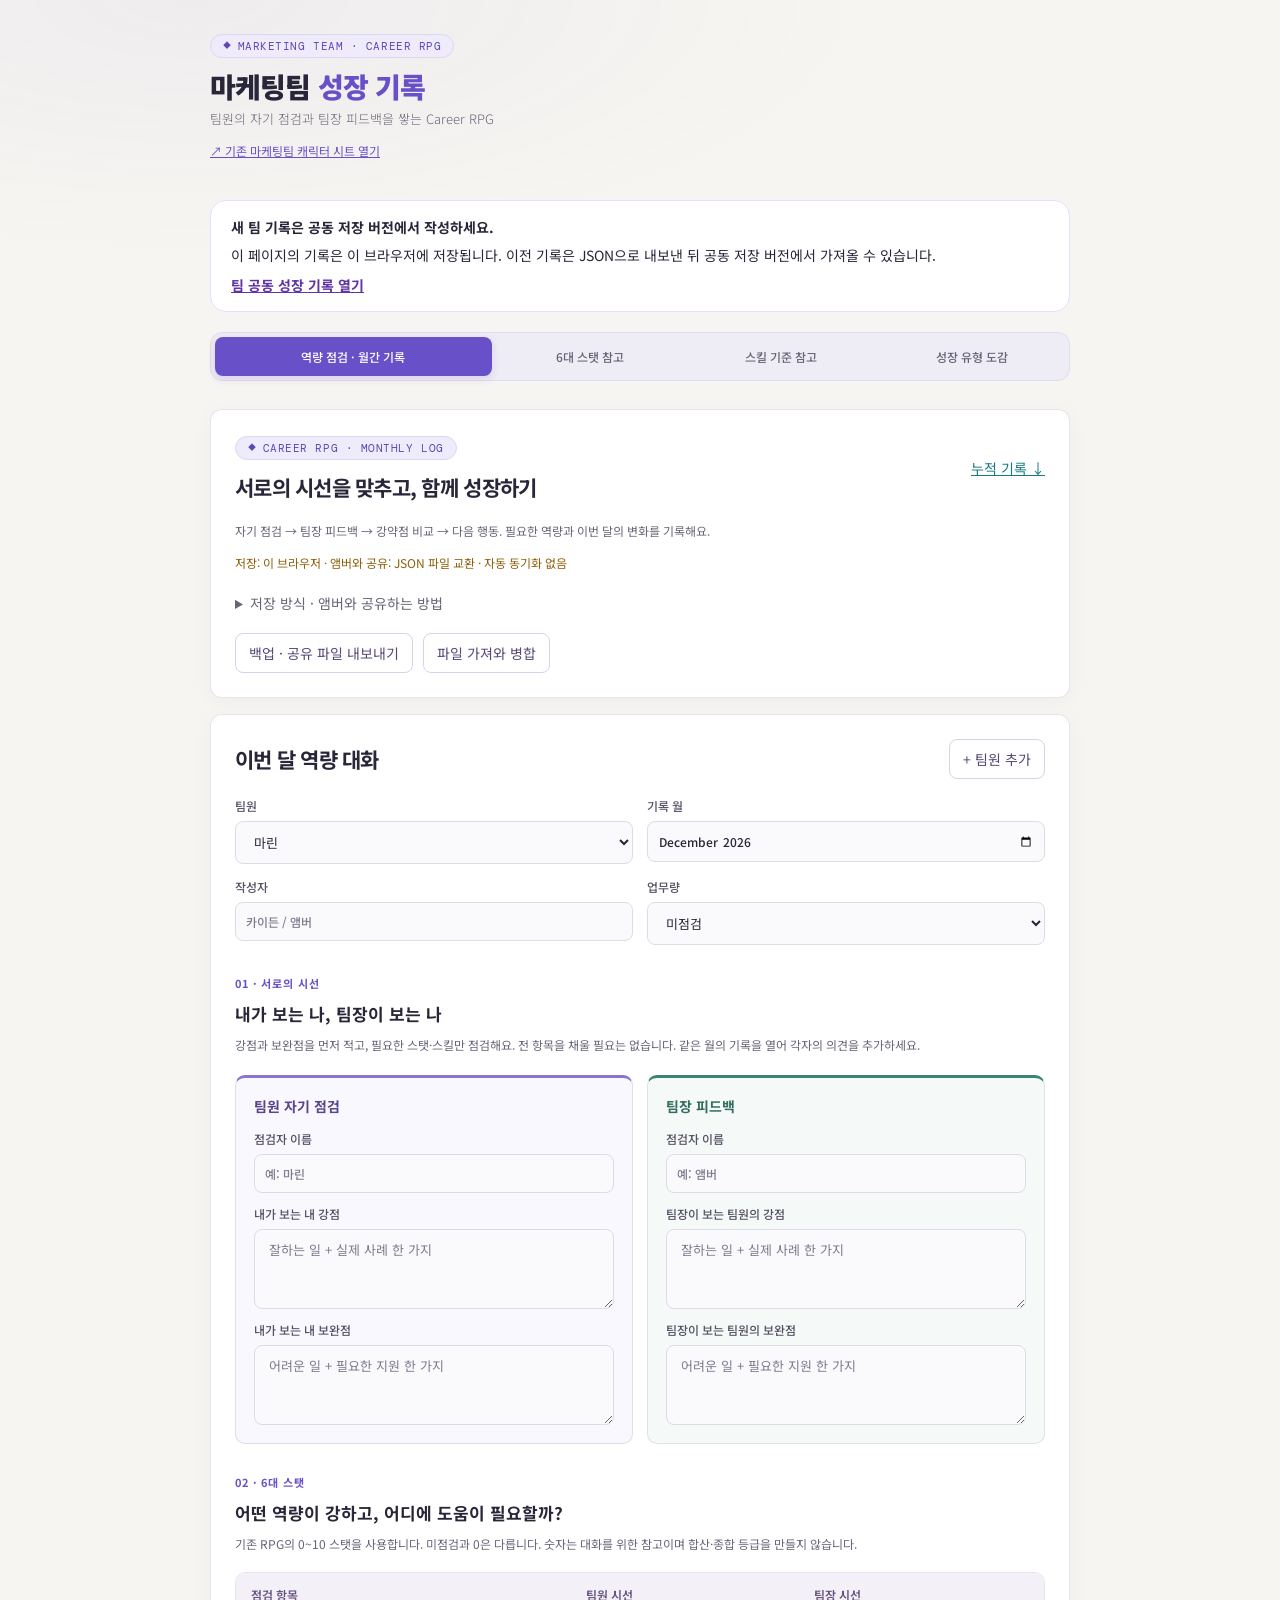
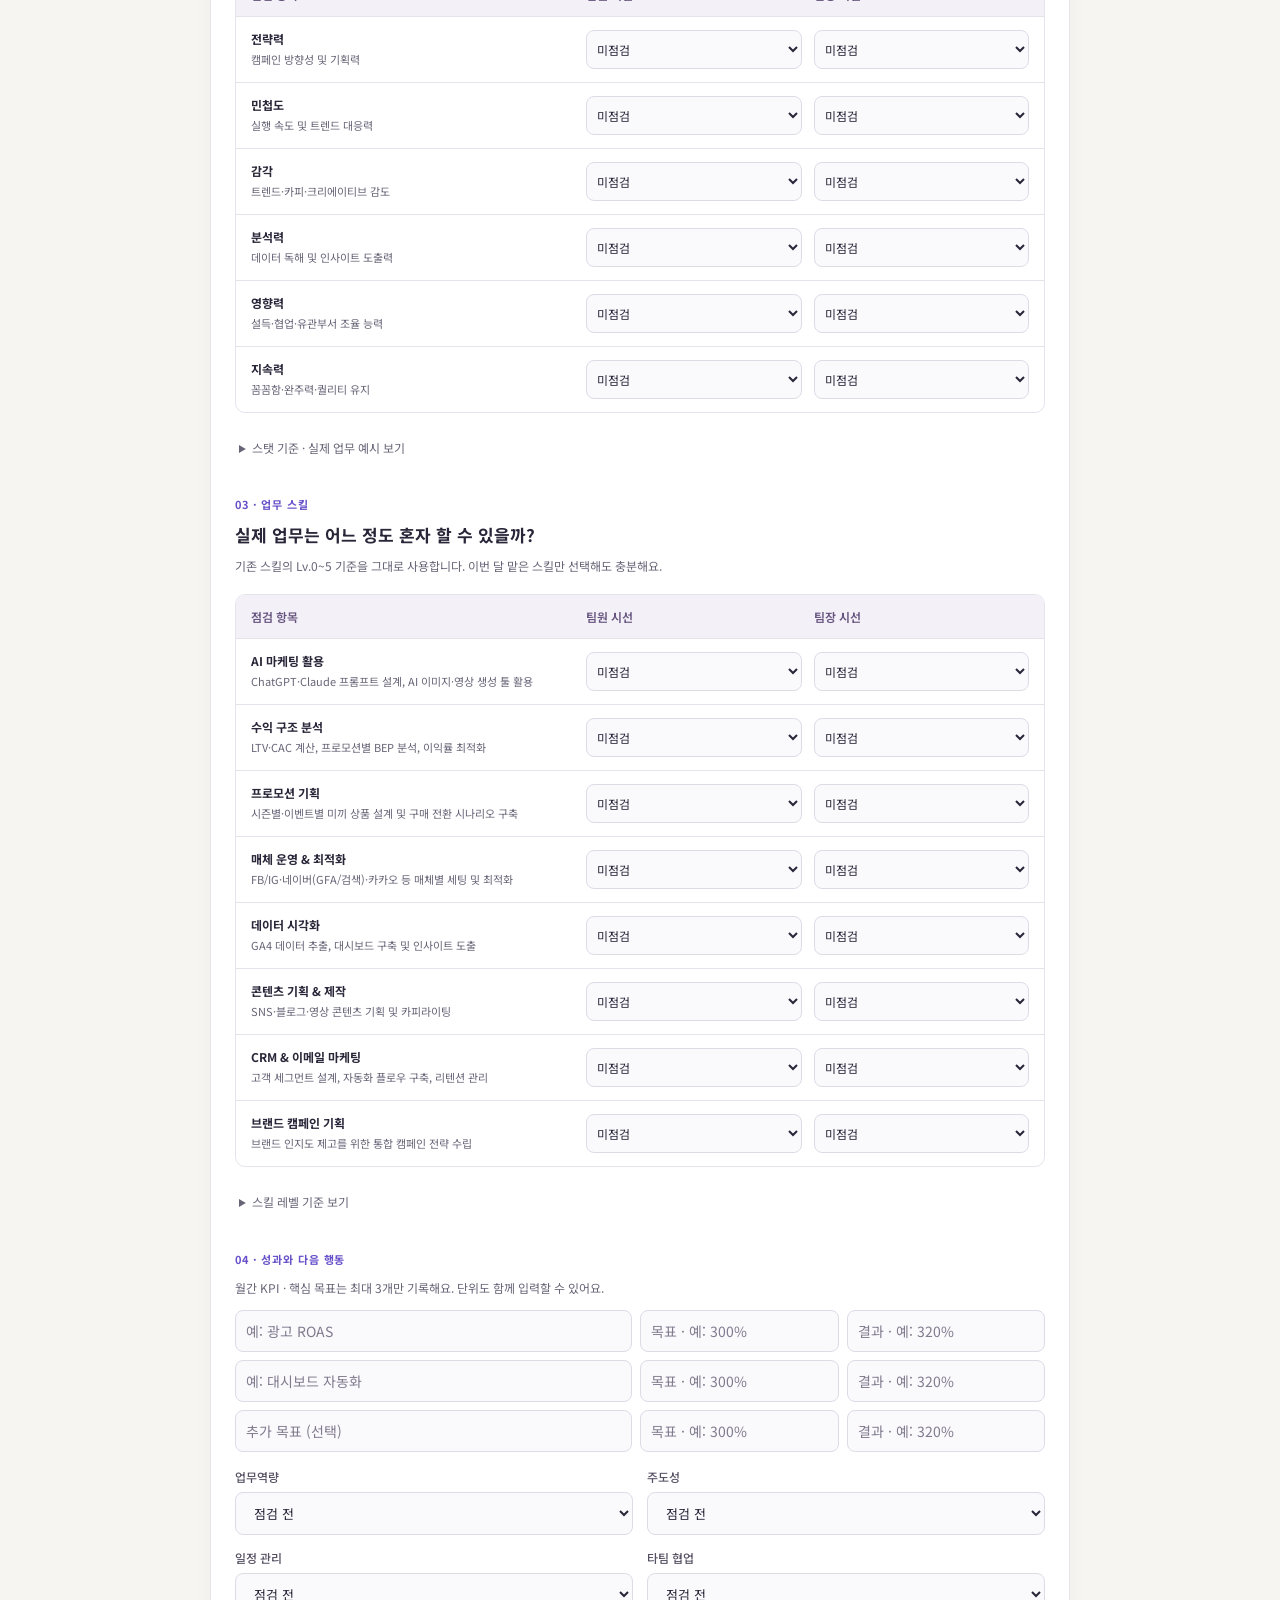
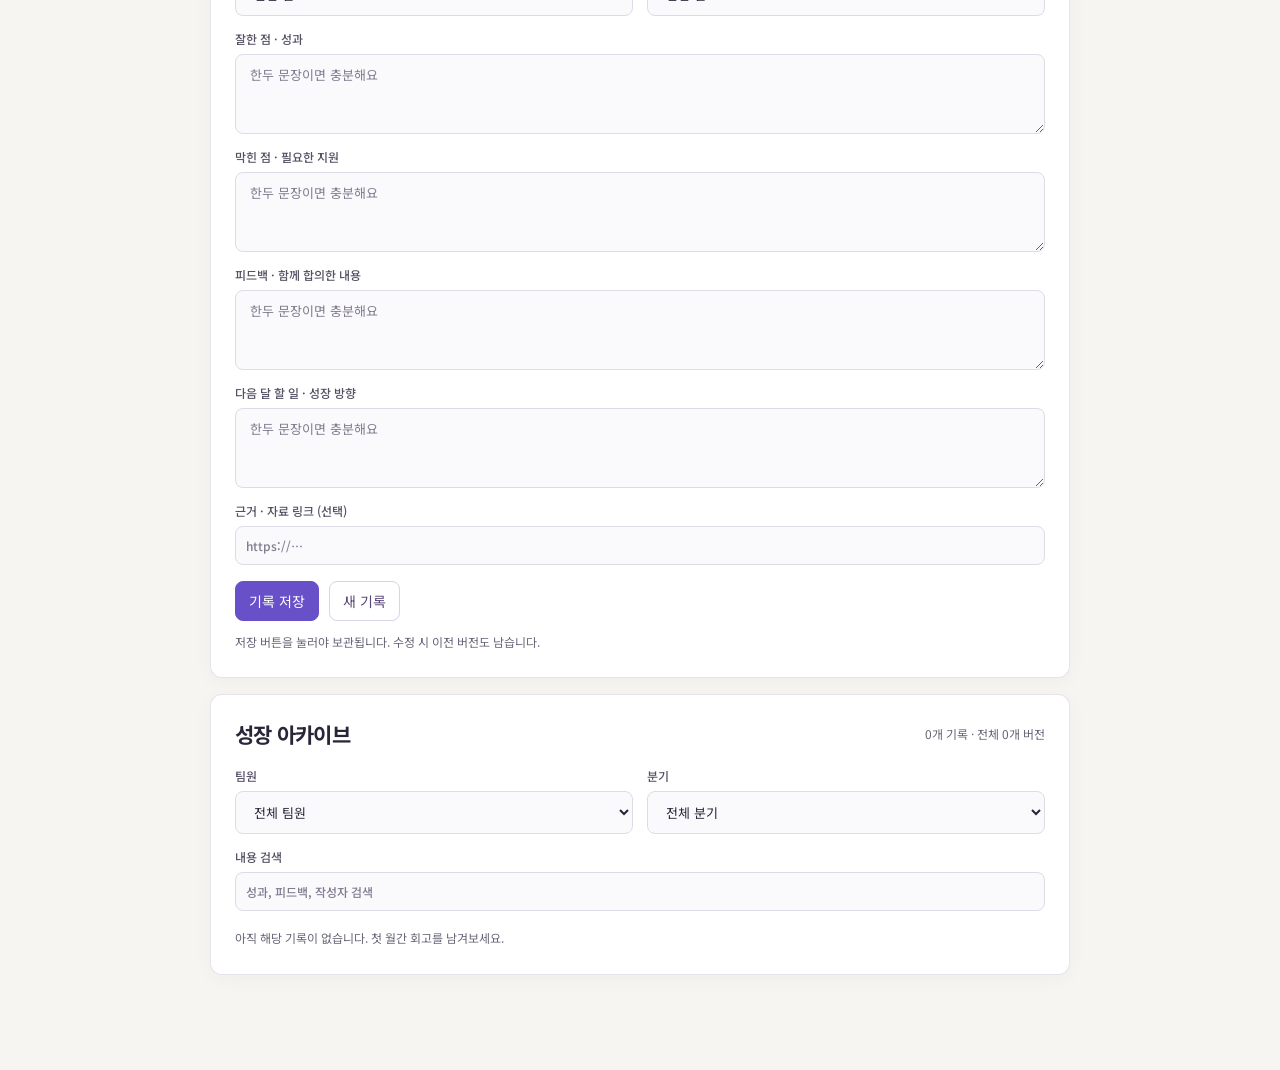
<file: team-review.html>
<!DOCTYPE html>
<html lang="ko">
<head>
<meta charset="UTF-8">
<meta name="viewport" content="width=device-width, initial-scale=1.0">
<title>마케팅팀 성장 기록 · Career RPG</title>
<link href="https://fonts.googleapis.com/css2?family=Noto+Sans+KR:wght@300;400;500;700;900&family=DM+Mono:wght@400;500&display=swap" rel="stylesheet">
<style>
  :root {
    --bg: #f6f5f1;
    --bg2: #ffffff;
    --bg3: #f2f1f7;
    --border: rgba(66,52,92,0.07);
    --border-active: rgba(120,100,255,0.4);
    --text: #282638;
    --text-muted: #686477;
    --text-dim: #736d83;
    --accent: #6850c9;
    --accent2: #bd4151;
    --accent3: #8c6009;
    --accent4: #087d63;
    --accent5: #147b80;
    --str: #bd4151;
    --agi: #147b80;
    --sen: #8c6009;
    --int: #6850c9;
    --cha: #a65d16;
    --sta: #087d63;
    --lv0: #736d83;
    --lv1: #4a6fa5;
    --lv2: #187749;
    --lv3: #976009;
    --lv4: #b93f36;
    --lv5: #8143a0;
    --radius: 12px;
    --radius-sm: 8px;
  }

  * { margin: 0; padding: 0; box-sizing: border-box; }

  body {
    background: var(--bg);
    color: var(--text);
    font-family: 'Noto Sans KR', sans-serif;
    font-size: 14px;
    min-height: 100vh;
    overflow-x: hidden;
  }

  /* ── 배경 노이즈 효과 ── */
  body::before {
    content: '';
    position: fixed;
    inset: 0;
    background-image:
      radial-gradient(ellipse 80% 50% at 20% 0%, rgba(120,100,255,0.08) 0%, transparent 60%),
      radial-gradient(ellipse 60% 40% at 80% 100%, rgba(6,214,160,0.06) 0%, transparent 60%);
    pointer-events: none;
    z-index: 0;
  }

  .container {
    max-width: 900px;
    margin: 0 auto;
    padding: 32px 20px 80px;
    position: relative;
    z-index: 1;
  }

  /* ── 헤더 ── */
  .header {
    display: flex;
    align-items: flex-start;
    justify-content: space-between;
    margin-bottom: 40px;
    gap: 20px;
    flex-wrap: wrap;
  }

  .header-left {}
  .game-badge {
    display: inline-flex;
    align-items: center;
    gap: 6px;
    background: rgba(120,100,255,0.15);
    border: 1px solid rgba(120,100,255,0.3);
    border-radius: 20px;
    padding: 4px 12px;
    font-size: 11px;
    color: var(--accent);
    font-family: 'DM Mono', monospace;
    letter-spacing: 0.05em;
    margin-bottom: 12px;
  }

  .game-badge::before {
    content: '◆';
    font-size: 8px;
  }

  h1 {
    font-size: 28px;
    font-weight: 900;
    letter-spacing: -0.03em;
    line-height: 1.2;
  }

  h1 span {
    color: var(--accent);
  }

  .subtitle {
    font-size: 13px;
    color: var(--text-muted);
    margin-top: 6px;
    font-weight: 300;
  }

  /* ── 탭 네비 ── */
  .tabs {
    display: flex;
    gap: 4px;
    background: var(--bg2);
    border: 1px solid var(--border);
    border-radius: var(--radius);
    padding: 4px;
    margin-bottom: 28px;
  }

  .tab-btn {
    flex: 1;
    padding: 9px 12px;
    border: none;
    border-radius: var(--radius-sm);
    background: transparent;
    color: var(--text-muted);
    font-family: 'Noto Sans KR', sans-serif;
    font-size: 13px;
    font-weight: 500;
    cursor: pointer;
    transition: all 0.2s;
  }

  .tab-btn.active {
    background: var(--accent);
    color: #fff;
    box-shadow: 0 2px 12px rgba(120,100,255,0.3);
  }

  .tab-btn:hover:not(.active) {
    background: var(--bg3);
    color: var(--text);
  }

  .tab-panel { display: none; }
  .tab-panel.active { display: block; }

  /* ── 섹션 카드 ── */
  .card {
    background: var(--bg2);
    border: 1px solid var(--border);
    border-radius: var(--radius);
    padding: 24px;
    margin-bottom: 16px;
    transition: border-color 0.2s;
  }

  .card:hover { border-color: rgba(66,52,92,0.12); }

  .card-title {
    font-size: 11px;
    font-weight: 700;
    letter-spacing: 0.1em;
    color: var(--text-muted);
    text-transform: uppercase;
    font-family: 'DM Mono', monospace;
    margin-bottom: 18px;
    display: flex;
    align-items: center;
    gap: 8px;
  }

  .card-title::before {
    content: '';
    display: inline-block;
    width: 3px;
    height: 14px;
    background: var(--accent);
    border-radius: 2px;
  }

  /* ── 플레이어 정보 ── */
  .player-info {
    display: grid;
    grid-template-columns: 1fr 1fr;
    gap: 12px;
    margin-bottom: 16px;
  }

  .input-group {
    display: flex;
    flex-direction: column;
    gap: 6px;
  }

  .input-label {
    font-size: 11px;
    color: var(--text-muted);
    font-weight: 500;
    font-family: 'DM Mono', monospace;
    letter-spacing: 0.04em;
  }

  input[type="text"], select, textarea {
    background: var(--bg3);
    border: 1px solid var(--border);
    border-radius: var(--radius-sm);
    padding: 10px 14px;
    color: var(--text);
    font-family: 'Noto Sans KR', sans-serif;
    font-size: 13px;
    outline: none;
    transition: border-color 0.2s;
    width: 100%;
  }

  input[type="text"]:focus, select:focus, textarea:focus {
    border-color: var(--border-active);
  }

  select option { background: var(--bg2); }

  textarea { resize: vertical; min-height: 80px; }

  /* ── 고유 특성 선택 ── */
  .passive-grid {
    display: grid;
    grid-template-columns: repeat(auto-fill, minmax(240px, 1fr));
    gap: 8px;
  }

  .passive-item {
    display: flex;
    align-items: flex-start;
    gap: 10px;
    padding: 12px 14px;
    background: var(--bg3);
    border: 1px solid var(--border);
    border-radius: var(--radius-sm);
    cursor: pointer;
    transition: all 0.15s;
    user-select: none;
  }

  .passive-item:hover {
    border-color: rgba(66,52,92,0.15);
    background: rgba(66,52,92,0.04);
  }

  .passive-item.selected {
    border-color: var(--accent);
    background: rgba(120,100,255,0.1);
  }

  .passive-item.locked {
    opacity: 0.4;
    cursor: not-allowed;
  }

  .passive-item.locked:hover {
    border-color: var(--border);
    background: var(--bg3);
  }

  .passive-check {
    width: 18px;
    height: 18px;
    border: 1.5px solid var(--border-active);
    border-radius: 4px;
    flex-shrink: 0;
    margin-top: 1px;
    display: flex;
    align-items: center;
    justify-content: center;
    font-size: 10px;
    transition: all 0.15s;
  }

  .passive-item.selected .passive-check {
    background: var(--accent);
    border-color: var(--accent);
  }

  .passive-item.selected .passive-check::after {
    content: '✓';
    color: white;
    font-weight: 700;
  }

  .passive-name {
    font-size: 14px;
    font-weight: 700;
    line-height: 1.4;
    flex: 1;
    color: var(--text);
  }

  .passive-name small {
    display: block;
    font-size: 12px;
    color: var(--text-muted);
    font-weight: 400;
    margin-top: 4px;
    line-height: 1.5;
  }

  .stat-badge {
    font-size: 10px;
    font-family: 'DM Mono', monospace;
    padding: 2px 6px;
    border-radius: 4px;
    font-weight: 500;
    flex-shrink: 0;
  }

  .stat-STR { background: rgba(255,107,107,0.2); color: var(--str); }
  .stat-AGI { background: rgba(78,205,196,0.2); color: var(--agi); }
  .stat-SEN { background: rgba(255,209,102,0.2); color: var(--sen); }
  .stat-INT { background: rgba(120,100,255,0.2); color: var(--int); }
  .stat-CHA { background: rgba(255,159,67,0.2); color: var(--cha); }
  .stat-STA { background: rgba(6,214,160,0.2); color: var(--sta); }

  /* ── 스탯 바 ── */
  .stats-grid {
    display: flex;
    flex-direction: column;
    gap: 16px;
  }

  .stat-row {
    display: grid;
    grid-template-columns: 80px 1fr 40px;
    align-items: center;
    gap: 14px;
  }

  .stat-name {
    font-size: 12px;
    font-family: 'DM Mono', monospace;
    font-weight: 500;
    display: flex;
    flex-direction: column;
    gap: 2px;
  }

  .stat-name-en { color: var(--text); }
  .stat-name-kr { font-size: 10px; color: var(--text-muted); font-family: 'Noto Sans KR', sans-serif; }

  .stat-bar-wrap {
    position: relative;
    height: 6px;
    background: var(--bg3);
    border-radius: 10px;
    overflow: hidden;
    cursor: pointer;
  }

  .stat-bar-fill {
    height: 100%;
    border-radius: 10px;
    transition: width 0.4s cubic-bezier(0.4, 0, 0.2, 1);
  }

  .stat-bar-wrap:hover .stat-bar-fill {
    filter: brightness(1.2);
  }

  /* 클릭 세그먼트 */
  .stat-segments {
    display: flex;
    gap: 2px;
    height: 6px;
  }

  .stat-seg {
    flex: 1;
    border-radius: 3px;
    background: var(--bg3);
    cursor: pointer;
    transition: all 0.15s;
  }

  .stat-seg.active { }
  .stat-seg:hover { opacity: 0.8; }

  .stat-value {
    font-size: 14px;
    font-weight: 700;
    font-family: 'DM Mono', monospace;
    text-align: right;
  }

  .stat-fill-STR { background: var(--str); }
  .stat-fill-AGI { background: var(--agi); }
  .stat-fill-SEN { background: var(--sen); }
  .stat-fill-INT { background: var(--int); }
  .stat-fill-CHA { background: var(--cha); }
  .stat-fill-STA { background: var(--sta); }

  .stat-color-STR { color: var(--str); }
  .stat-color-AGI { color: var(--agi); }
  .stat-color-SEN { color: var(--sen); }
  .stat-color-INT { color: var(--int); }
  .stat-color-CHA { color: var(--cha); }
  .stat-color-STA { color: var(--sta); }

  /* 증거 입력 */
  .evidence-box {
    background: var(--bg3);
    border: 1px solid var(--border);
    border-radius: var(--radius-sm);
    padding: 14px;
    margin-top: 8px;
    display: none;
  }

  .evidence-box.open { display: block; }

  .evidence-row {
    display: grid;
    grid-template-columns: 60px 1fr;
    gap: 8px;
    margin-bottom: 8px;
    align-items: flex-start;
  }

  .evidence-row:last-child { margin-bottom: 0; }

  .evidence-tag {
    font-size: 10px;
    font-family: 'DM Mono', monospace;
    color: var(--accent);
    padding-top: 10px;
    font-weight: 500;
  }

  /* ── 액티브 스킬 ── */
  .skill-list {
    display: flex;
    flex-direction: column;
    gap: 14px;
  }

  .skill-item {
    background: var(--bg3);
    border: 1px solid var(--border);
    border-radius: var(--radius-sm);
    padding: 16px;
    transition: border-color 0.2s;
  }

  .skill-item:hover { border-color: rgba(66,52,92,0.12); }

  .skill-header {
    display: flex;
    align-items: flex-start;
    justify-content: space-between;
    gap: 12px;
    margin-bottom: 12px;
  }

  .skill-name {
    font-size: 14px;
    font-weight: 700;
    flex: 1;
  }

  .skill-desc {
    font-size: 12px;
    color: var(--text-muted);
    font-weight: 300;
    margin-top: 2px;
  }

  /* 레벨 선택 세그먼트 버튼 */
  .level-selector {
    display: flex;
    gap: 4px;
    flex-wrap: wrap;
  }

  .level-btn {
    padding: 5px 10px;
    border-radius: 6px;
    border: 1px solid var(--border);
    background: transparent;
    color: var(--text-muted);
    font-size: 11px;
    font-family: 'DM Mono', monospace;
    cursor: pointer;
    transition: all 0.15s;
    white-space: nowrap;
  }

  .level-btn:hover { border-color: rgba(66,52,92,0.2); color: var(--text); }

  .level-btn.lv0.active { background: rgba(58,58,80,0.8); border-color: var(--lv0); color: #aaa; }
  .level-btn.lv1.active { background: rgba(74,111,165,0.3); border-color: var(--lv1); color: #355f8d; }
  .level-btn.lv2.active { background: rgba(46,204,113,0.2); border-color: var(--lv2); color: var(--lv2); }
  .level-btn.lv3.active { background: rgba(243,156,18,0.2); border-color: var(--lv3); color: var(--lv3); }
  .level-btn.lv4.active { background: rgba(231,76,60,0.2); border-color: var(--lv4); color: var(--lv4); }
  .level-btn.lv5.active { background: rgba(155,89,182,0.2); border-color: var(--lv5); color: var(--lv5); }

  /* 레벨 정의 참조 박스 */
  .level-ref {
    background: var(--bg3);
    border: 1px solid var(--border);
    border-radius: var(--radius-sm);
    padding: 14px 18px;
    display: grid;
    grid-template-columns: repeat(3, 1fr);
    gap: 8px;
  }

  .level-def {
    display: flex;
    align-items: flex-start;
    gap: 8px;
    padding: 8px;
    border-radius: 6px;
    background: rgba(66,52,92,0.02);
    cursor: pointer;
    transition: background 0.15s;
  }

  .level-def:hover { background: rgba(66,52,92,0.05); }

  .level-dot {
    width: 8px;
    height: 8px;
    border-radius: 50%;
    flex-shrink: 0;
    margin-top: 4px;
  }

  .level-def-text {
    font-size: 12px;
    line-height: 1.5;
  }

  .level-def-num {
    font-family: 'DM Mono', monospace;
    font-size: 11px;
    font-weight: 700;
  }

  .level-def-desc {
    font-size: 11px;
    color: var(--text-muted);
    font-weight: 300;
    margin-top: 1px;
  }

  /* ── 스킬트리 (성장경로) ── */
  .skill-tree {
    display: flex;
    flex-direction: column;
    gap: 16px;
  }

  .tree-node {
    display: flex;
    gap: 16px;
    align-items: flex-start;
  }

  .tree-line {
    display: flex;
    flex-direction: column;
    align-items: center;
    gap: 0;
    flex-shrink: 0;
  }

  .tree-dot {
    width: 28px;
    height: 28px;
    border-radius: 50%;
    border: 2px solid var(--border);
    display: flex;
    align-items: center;
    justify-content: center;
    font-size: 11px;
    font-family: 'DM Mono', monospace;
    font-weight: 700;
    flex-shrink: 0;
    cursor: pointer;
    transition: all 0.2s;
  }

  .tree-dot.current {
    border-color: var(--accent);
    color: var(--accent);
    box-shadow: 0 0 16px rgba(120,100,255,0.3);
  }

  .tree-dot.future {
    border-color: var(--accent3);
    color: var(--accent3);
    box-shadow: 0 0 16px rgba(255,209,102,0.2);
  }

  .tree-connector {
    width: 2px;
    height: 24px;
    background: linear-gradient(to bottom, var(--accent), var(--accent3));
    opacity: 0.3;
    margin: 4px 0;
  }

  .tree-content {
    flex: 1;
    padding-top: 4px;
  }

  .tree-title {
    font-size: 15px;
    font-weight: 700;
    margin-bottom: 4px;
  }

  .tree-sub {
    font-size: 12px;
    color: var(--text-muted);
    font-weight: 300;
    line-height: 1.6;
  }

  .tree-tags {
    display: flex;
    flex-wrap: wrap;
    gap: 6px;
    margin-top: 10px;
  }

  .tree-tag {
    font-size: 11px;
    padding: 3px 10px;
    border-radius: 20px;
    border: 1px solid var(--border);
    color: var(--text-muted);
  }

  /* ── 최종 캐릭터 시트 출력 ── */
  .character-sheet {
    background: var(--bg2);
    border: 1px solid var(--border);
    border-radius: var(--radius);
    overflow: hidden;
  }

  .cs-header {
    background: linear-gradient(135deg, rgba(120,100,255,0.2), rgba(6,214,160,0.1));
    border-bottom: 1px solid var(--border);
    padding: 24px;
    display: flex;
    align-items: flex-start;
    justify-content: space-between;
    gap: 16px;
    flex-wrap: wrap;
  }

  .cs-name {
    font-size: 22px;
    font-weight: 900;
    letter-spacing: -0.02em;
  }

  .cs-title {
    font-size: 13px;
    color: var(--text-muted);
    margin-top: 4px;
  }

  .cs-body { padding: 24px; }

  .cs-section {
    margin-bottom: 24px;
  }

  .cs-section-title {
    font-size: 10px;
    font-family: 'DM Mono', monospace;
    color: var(--text-dim);
    text-transform: uppercase;
    letter-spacing: 0.1em;
    margin-bottom: 12px;
  }

  .cs-passives {
    display: flex;
    flex-wrap: wrap;
    gap: 8px;
  }

  .cs-passive-tag {
    padding: 6px 14px;
    border-radius: 20px;
    border: 1px solid var(--accent);
    color: var(--accent);
    font-size: 12px;
    font-weight: 500;
    background: rgba(120,100,255,0.08);
  }

  .cs-stats-mini {
    display: grid;
    grid-template-columns: repeat(6, 1fr);
    gap: 8px;
  }

  .cs-stat-mini {
    text-align: center;
    padding: 10px 6px;
    background: var(--bg3);
    border-radius: var(--radius-sm);
    border: 1px solid var(--border);
  }

  .cs-stat-mini-val {
    font-size: 20px;
    font-weight: 700;
    font-family: 'DM Mono', monospace;
  }

  .cs-stat-mini-name {
    font-size: 10px;
    color: var(--text-muted);
    font-family: 'DM Mono', monospace;
    margin-top: 2px;
  }

  .cs-skills-table {
    width: 100%;
    border-collapse: collapse;
  }

  .cs-skills-table tr {
    border-bottom: 1px solid var(--border);
  }

  .cs-skills-table tr:last-child { border-bottom: none; }

  .cs-skills-table td {
    padding: 8px 0;
    font-size: 13px;
  }

  .cs-skills-table td:last-child {
    text-align: right;
  }

  .lv-pill {
    font-size: 11px;
    font-family: 'DM Mono', monospace;
    padding: 3px 10px;
    border-radius: 20px;
    font-weight: 500;
  }

  .lv-pill-0 { background: rgba(58,58,80,0.8); color: #888; }
  .lv-pill-1 { background: rgba(74,111,165,0.3); color: #355f8d; }
  .lv-pill-2 { background: rgba(46,204,113,0.2); color: var(--lv2); }
  .lv-pill-3 { background: rgba(243,156,18,0.2); color: var(--lv3); }
  .lv-pill-4 { background: rgba(231,76,60,0.2); color: var(--lv4); }
  .lv-pill-5 { background: rgba(155,89,182,0.2); color: var(--lv5); }

  /* 육각형 레이더 */
  .radar-wrap {
    display: flex;
    justify-content: center;
    padding: 10px 0;
  }

  /* ── 버튼 ── */
  .btn {
    display: inline-flex;
    align-items: center;
    gap: 8px;
    padding: 11px 22px;
    border-radius: var(--radius-sm);
    font-family: 'Noto Sans KR', sans-serif;
    font-size: 13px;
    font-weight: 600;
    cursor: pointer;
    transition: all 0.2s;
    border: none;
  }

  .btn-primary {
    background: var(--accent);
    color: white;
    box-shadow: 0 4px 16px rgba(120,100,255,0.3);
  }

  .btn-primary:hover {
    background: #8f78ff;
    transform: translateY(-1px);
    box-shadow: 0 6px 20px rgba(120,100,255,0.4);
  }

  .btn-secondary {
    background: var(--bg3);
    color: var(--text);
    border: 1px solid var(--border);
  }

  .btn-secondary:hover {
    border-color: rgba(66,52,92,0.2);
    background: rgba(66,52,92,0.06);
  }

  .btn-row {
    display: flex;
    gap: 10px;
    flex-wrap: wrap;
    margin-top: 8px;
  }

  /* 레이더 차트 */
  svg.radar text {
    font-family: 'DM Mono', monospace;
    font-size: 11px;
    fill: var(--text-muted);
  }

  /* 진행 표시 */
  .step-indicator {
    display: flex;
    gap: 8px;
    align-items: center;
    margin-bottom: 20px;
  }

  .step-dot {
    width: 8px;
    height: 8px;
    border-radius: 50%;
    background: var(--bg3);
    border: 1px solid var(--border);
    transition: all 0.2s;
  }

  .step-dot.done {
    background: var(--accent);
    border-color: var(--accent);
    box-shadow: 0 0 8px rgba(120,100,255,0.5);
  }

  /* ── 커리어 로드맵 ── */
  .road-stage {
    background: var(--bg3);
    border: 1px solid var(--border);
    border-radius: var(--radius-sm);
    overflow: hidden;
    transition: border-color 0.2s;
  }

  .road-stage:hover { border-color: rgba(66,52,92,0.12); }

  .road-stage-header {
    display: flex;
    align-items: center;
    justify-content: space-between;
    padding: 16px 18px;
    cursor: pointer;
    user-select: none;
    gap: 12px;
  }

  .road-stage-left {
    display: flex;
    align-items: flex-start;
    gap: 14px;
    flex: 1;
  }

  .road-num {
    width: 36px;
    height: 36px;
    border-radius: 50%;
    display: flex;
    align-items: center;
    justify-content: center;
    font-size: 15px;
    font-weight: 700;
    font-family: 'DM Mono', monospace;
    flex-shrink: 0;
    margin-top: 2px;
  }

  .current-stage { background: rgba(120,100,255,0.2); border: 2px solid var(--accent); color: var(--accent); }
  .mid-stage     { background: rgba(6,214,160,0.15);  border: 2px solid var(--accent4); color: var(--accent4); }
  .final-stage   { background: rgba(255,209,102,0.15); border: 2px solid var(--accent3); color: var(--accent3); }

  .road-stage-title {
    font-size: 14px;
    font-weight: 700;
    line-height: 1.4;
    display: flex;
    align-items: center;
    gap: 8px;
    flex-wrap: wrap;
  }

  .road-stage-sub {
    font-size: 12px;
    color: var(--text-muted);
    font-weight: 400;
    margin-top: 3px;
    line-height: 1.5;
  }

  .road-class-badge {
    font-size: 10px;
    padding: 2px 8px;
    border-radius: 20px;
    font-weight: 600;
    font-family: 'DM Mono', monospace;
    white-space: nowrap;
  }

  .current-badge { background: rgba(120,100,255,0.2); color: var(--accent); border: 1px solid rgba(120,100,255,0.4); }
  .mid-badge     { background: rgba(6,214,160,0.15);  color: var(--accent4); border: 1px solid rgba(6,214,160,0.3); }
  .final-badge   { background: rgba(255,209,102,0.15); color: var(--accent3); border: 1px solid rgba(255,209,102,0.3); }

  .road-chevron {
    color: var(--text-muted);
    font-size: 16px;
    transition: transform 0.2s;
    flex-shrink: 0;
  }

  .road-stage-body {
    display: none;
    padding: 0 18px 18px;
    border-top: 1px solid var(--border);
  }

  .road-stage-body.open { display: block; }

  .road-metaphor {
    font-size: 12px;
    font-style: italic;
    color: var(--text-muted);
    padding: 12px 14px;
    border-left: 3px solid rgba(120,100,255,0.4);
    background: rgba(120,100,255,0.05);
    border-radius: 0 6px 6px 0;
    margin: 14px 0 16px;
    line-height: 1.6;
  }

  .road-grid {
    display: grid;
    grid-template-columns: repeat(3, 1fr);
    gap: 12px;
    margin-bottom: 16px;
  }

  .road-col {
    background: rgba(66,52,92,0.03);
    border: 1px solid var(--border);
    border-radius: var(--radius-sm);
    padding: 12px;
  }

  .road-col-title {
    font-size: 10px;
    font-family: 'DM Mono', monospace;
    color: var(--text-muted);
    text-transform: uppercase;
    letter-spacing: 0.06em;
    margin-bottom: 8px;
  }

  .road-col-body {
    font-size: 12px;
    color: var(--text-muted);
    line-height: 1.6;
  }

  .road-skill-tags {
    display: flex;
    flex-wrap: wrap;
    gap: 5px;
  }

  .road-skill-tag {
    font-size: 11px;
    padding: 3px 9px;
    border-radius: 20px;
    border: 1px solid var(--border);
    color: var(--text-muted);
    background: rgba(66,52,92,0.03);
  }

  .road-skill-tag.unlock {
    border-color: rgba(6,214,160,0.3);
    color: var(--accent4);
    background: rgba(6,214,160,0.07);
  }

  .road-skill-tag.final {
    border-color: rgba(255,209,102,0.3);
    color: var(--accent3);
    background: rgba(255,209,102,0.07);
  }

  .road-quest {
    background: rgba(120,100,255,0.07);
    border: 1px solid rgba(120,100,255,0.25);
    border-radius: var(--radius-sm);
    padding: 12px 14px;
    margin-bottom: 14px;
  }

  .road-quest-label {
    font-size: 11px;
    font-family: 'DM Mono', monospace;
    color: var(--accent);
    font-weight: 600;
    margin-bottom: 6px;
    letter-spacing: 0.04em;
  }

  .road-quest-text {
    font-size: 12px;
    color: var(--text-muted);
    line-height: 1.6;
  }

  .road-unlock-check {
    display: flex;
    flex-direction: column;
    gap: 8px;
  }

  .road-check-row {
    display: flex;
    align-items: flex-start;
    gap: 10px;
    cursor: pointer;
    font-size: 12px;
    color: var(--text-muted);
    line-height: 1.5;
    padding: 6px 10px;
    border-radius: 6px;
    border: 1px solid transparent;
    transition: all 0.15s;
  }

  .road-check-row:hover { background: rgba(66,52,92,0.03); border-color: var(--border); }

  .road-check-row input[type="checkbox"] {
    width: 15px;
    height: 15px;
    flex-shrink: 0;
    margin-top: 1px;
    accent-color: var(--accent);
    cursor: pointer;
  }

  .road-check-row:has(input:checked) {
    color: var(--text);
    text-decoration: none;
  }

  .road-arrow-wrap {
    display: flex;
    flex-direction: column;
    align-items: center;
    padding: 8px 0;
    gap: 4px;
  }

  .road-arrow-line {
    width: 2px;
    height: 20px;
    background: linear-gradient(to bottom, var(--accent), var(--accent4));
    opacity: 0.4;
  }

  .road-arrow-label {
    font-size: 11px;
    font-family: 'DM Mono', monospace;
    color: var(--text-muted);
    text-align: center;
  }

  @media (max-width: 600px) {
    .road-grid { grid-template-columns: 1fr; }
    .road-stage-title { font-size: 13px; }
  }

  /* notice */
  .notice {
    font-size: 12px;
    color: var(--text-muted);
    padding: 10px 14px;
    background: rgba(120,100,255,0.08);
    border-left: 3px solid var(--accent);
    border-radius: 0 6px 6px 0;
    line-height: 1.6;
  }

  /* 레이더 오버레이 */
  .radar-overlay {
    position: absolute;
    inset: 0;
    pointer-events: none;
  }

  /* 반응형 */
  @media (max-width: 600px) {
    .player-info { grid-template-columns: 1fr; }
    .passive-grid { grid-template-columns: 1fr; }
    .stat-row { grid-template-columns: 70px 1fr 36px; gap: 10px; }
    .level-ref { grid-template-columns: 1fr 1fr; }
    .cs-stats-mini { grid-template-columns: repeat(3, 1fr); }
    .level-selector { gap: 3px; }
    .level-btn { font-size: 10px; padding: 4px 8px; }
  }
</style>
<link rel="stylesheet" href="team-archive.css?v=8e2a878766">
</head>
<body><main class="container">
<header class="header"><div class="header-left"><div class="game-badge">MARKETING TEAM · CAREER RPG</div><h1>마케팅팀 <span>성장 기록</span></h1><p class="subtitle">팀원의 자기 점검과 팀장 피드백을 쌓는 Career RPG</p><a href="marketing.html" style="display:inline-block;margin-top:14px;color:var(--accent);font-size:12px">↗ 기존 마케팅팀 캐릭터 시트 열기</a></div></header>
<aside aria-label="팀 공동 성장 기록 안내" style="background:#fff;border:1px solid #e8ddff;border-radius:16px;margin:0 auto 20px;padding:16px 20px;max-width:1160px">
  <p style="margin:0 0 8px"><strong>새 팀 기록은 공동 저장 버전에서 작성하세요.</strong></p>
  <p style="margin:0 0 10px">이 페이지의 기록은 이 브라우저에 저장됩니다. 이전 기록은 JSON으로 내보낸 뒤 공동 저장 버전에서 가져올 수 있습니다.</p>
  <a href="https://sparkpet-team-growth.sp-mkt-7428.chatgpt.site/" style="color:#6034a5;font-weight:700">팀 공동 성장 기록 열기</a>
  <p id="legacy-draft-recovery" hidden style="margin:12px 0 0">
    <button type="button" id="legacy-draft-export">이전 회고 양식의 임시저장 백업</button>
    <small>이 파일에는 이전 양식의 초안이 원본 형식으로 담깁니다.</small>
  </p>
  <script>
  (() => {
    try {
      if (!localStorage.getItem('team-review-draft')) return;
      const recovery = document.getElementById('legacy-draft-recovery');
      recovery.hidden = false;
      document.getElementById('legacy-draft-export').addEventListener('click', () => {
        const draft = localStorage.getItem('team-review-draft');
        if (!draft) { recovery.hidden = true; return; }
        const url = URL.createObjectURL(new Blob([draft], {type: 'application/json'}));
        const link = document.createElement('a');
        link.href = url;
        link.download = 'legacy-team-review-draft.json';
        link.click();
        setTimeout(() => URL.revokeObjectURL(url), 1000);
      });
    } catch {}
  })();
  </script>
</aside>
<nav class="tabs" aria-label="성장 기록 메뉴"><button class="tab-btn active" onclick="switchTab('archive')">역량 점검 · 월간 기록</button><button class="tab-btn" onclick="switchTab('stats')">6대 스탯 참고</button><button class="tab-btn" onclick="switchTab('skills')">스킬 기준 참고</button><button class="tab-btn" onclick="switchTab('types')">성장 유형 도감</button></nav>
<section class="tab-panel" id="tab-stats"><div class="card"><h2>6대 스탯 참고</h2><p class="archive-note">점검은 월간 기록에서 팀원·팀장 시선으로 작성해주세요.</p><div id="stats-reference"></div><button class="btn btn-primary" onclick="switchTab('archive')">월간 기록으로 돌아가기</button></div></section>
<section class="tab-panel" id="tab-skills"><div class="card"><h2>스킬 기준 참고</h2><p class="archive-note">필요한 스킬만 펼쳐 레벨 기준을 확인하세요. 점검 값은 월간 기록에 저장합니다.</p><div id="skills-reference"></div><button class="btn btn-primary" onclick="switchTab('archive')">월간 기록으로 돌아가기</button></div></section>
<section class="tab-panel" id="tab-types"><div class="card"><div class="game-badge">GROWTH DEX · 6 TYPES</div><h2>어떤 방식으로 힘을 발휘하나요?</h2><p class="archive-note">여러 유형에서 내 모습을 찾아보세요. 고정된 성격·등급이 아닌 업무 방식의 예시입니다. 점수로 자동 분류하지 않으며 여러 유형이 겹칠 수 있어요.</p><div class="dex-grid" id="dex-cards"></div></div><div class="card dex-detail" id="dex-detail" aria-live="polite"></div></section>
</main><script>
const PASSIVES = [
  { id:1,  name:'데이터 샤먼',      desc:'수치 속에서 고객의 심리 변화를 귀신같이 찾아냄',              stat:'INT' },
  { id:2,  name:'밈 마법사',        desc:'유행하는 트렌드를 즉시 콘텐츠화하여 바이럴을 일으킴',        stat:'SEN' },
  { id:3,  name:'지갑 열기 전문가', desc:'고객이 홀린 듯 결제하게 만드는 마법의 카피 구사',            stat:'STR' },
  { id:4,  name:'마감의 수호신',    desc:'촉박한 일정에도 퀄리티 하락 없이 정시에 완수',               stat:'AGI' },
  { id:5,  name:'공감의 빙의술사',  desc:'타겟 페르소나의 입장에서 소름 돋는 기획을 함',               stat:'SEN' },
  { id:6,  name:'ROAS의 사냥꾼',    desc:'광고비 1원도 낭비하지 않는 극한의 효율 추구',                stat:'STR' },
  { id:7,  name:'네트워킹의 허브',  desc:'부서 간 갈등을 해결하고 협력을 끌어내는 화술',               stat:'CHA' },
  { id:8,  name:'AI 프롬프트 술사', desc:'AI를 도구처럼 다루어 업무 속도를 5배 높임',                  stat:'AGI' },
  { id:9,  name:'손익의 수호자',    desc:'단순 성과를 넘어 실제 이익(Profit)을 계산함',                stat:'STR' },
  { id:10, name:'멀티채널 마스터',  desc:'여러 매체를 동시에 운영하며 최적의 믹스를 찾음',             stat:'AGI' },
  { id:11, name:'디테일 집착광',    desc:'오타, 1px 오차도 허용 않는 완벽한 결과물 산출',              stat:'STA' },
  { id:12, name:'긍정의 오라',      desc:'실패한 캠페인에서도 배움을 찾아 팀 사기를 높임',             stat:'CHA' },
  { id:13, name:'아이디어 화수분',  desc:'회의 때마다 쏟아지는 창의적인 기획의 원천',                  stat:'SEN' },
  { id:14, name:'강철 멘탈',        desc:'연이은 성과 저조에도 흔들림 없이 개선안을 도출',             stat:'STA' },
  { id:15, name:'비즈니스 설계자',  desc:'마케팅을 넘어 비즈니스 모델 전체의 판을 짬',                 stat:'STR' },
];

const STATS = [
  {
    key:'STR', name:'전략력', desc:'캠페인 방향성 및 기획력',
    fullDesc:'마케팅 목표를 정의하고 채널·예산·타이밍을 설계하는 능력. "왜 이 캠페인인가"를 논리적으로 설계하는 힘.',
    ex: {
      action:'예) 시즌 캠페인 전략 수립 — 타겟 세그먼트 3개 정의 후 채널별 예산 배분 기획',
      result:'예) 캠페인 ROAS 340% 달성, 전월 대비 매출 +28% 성장',
      repeat:'예) 캠페인 기획 템플릿 문서화, 분기마다 동일 프레임 적용 중'
    },
    exEasy: {
      action:'예) 팀장 캠페인 기획안을 보고 "이 부분은 이렇게 바꾸면 어떨까요?"라고 의견을 냈음',
      result:'예) 팀장이 내 의견을 일부 반영해서 기획안이 수정됨',
      repeat:'예) 기획안 볼 때마다 "왜 이 채널인가?"를 스스로 질문하는 습관 보유'
    }
  },
  {
    key:'AGI', name:'민첩도', desc:'실행 속도 및 트렌드 대응력',
    fullDesc:'빠르게 실행하고 결과를 보며 즉시 수정하는 능력. 트렌드 변화나 성과 이상 신호에 즉각 대응하는 힘.',
    ex: {
      action:'예) 경쟁사 프로모션 발견 후 24시간 내 대응 캠페인 세팅 및 소재 제작',
      result:'예) 대응 캠페인 CTR 4.2%, 경쟁사 대비 전환율 1.8배 달성',
      repeat:'예) 긴급 대응 SOP 문서 보유, 팀 공유 후 3회 이상 반복 적용'
    },
    exEasy: {
      action:'예) 광고 소재 성과가 갑자기 떨어졌을 때 팀장한테 바로 보고하고 대체 소재를 준비해달라고 요청',
      result:'예) 빠른 보고로 팀장이 즉시 대응해서 성과 하락을 최소화',
      repeat:'예) 숫자가 이상하면 30분 안에 보고하는 것을 내 기준으로 삼고 있음'
    }
  },
  {
    key:'SEN', name:'감각', desc:'트렌드·카피·크리에이티브 감도',
    fullDesc:'소비자 감성과 시장 트렌드를 직관적으로 읽는 능력. 바이럴되는 콘텐츠와 안 되는 콘텐츠를 구분하는 눈.',
    ex: {
      action:'예) SNS 트렌드 분석 후 밈 활용 콘텐츠 기획, 카피라이팅 직접 작성',
      result:'예) 해당 콘텐츠 도달 32만, 저장 수 1,200회, 브랜드 팔로워 +800명',
      repeat:'예) 주간 트렌드 리포트 작성 루틴 보유, 콘텐츠 칼렌더에 반영 중'
    },
    exEasy: {
      action:'예) 요즘 SNS에서 자주 보이는 밈이나 포맷을 스크린샷 찍어서 팀 채널에 공유',
      result:'예) 팀장이 그 포맷을 참고해서 다음 콘텐츠 방향에 반영함',
      repeat:'예) 매일 SNS 피드를 볼 때 저장 버튼 많이 눌린 콘텐츠 형태를 메모하는 습관 보유'
    }
  },
  {
    key:'INT', name:'분석력', desc:'데이터 독해 및 인사이트 도출력',
    fullDesc:'GA4·광고 대시보드·리뷰 데이터를 읽고 의사결정에 연결하는 능력. 숫자에서 액션 아이템을 뽑아내는 힘.',
    ex: {
      action:'예) GA4 퍼널 분석으로 장바구니 이탈 구간 특정, 개선 A/B 테스트 설계',
      result:'예) 결제 전환율 2.1% → 3.4%로 개선, 월 매출 +1,200만원 기여',
      repeat:'예) 주간 성과 리뷰 대시보드 구축, 매주 월요일 팀 공유 루틴 운영 중'
    },
    exEasy: {
      action:'예) 팀장이 공유한 리포트에서 숫자가 낮은 부분을 발견하고 "이게 왜 낮은 것 같냐"고 여쭤봄',
      result:'예) 팀장이 설명해줬고 그 내용을 메모해서 다음 번엔 스스로 판단 가능해짐',
      repeat:'예) 매주 성과 보고서 받으면 가장 낮은 지표 하나는 꼭 이유를 찾아보는 습관 보유'
    }
  },
  {
    key:'CHA', name:'영향력', desc:'설득·협업·유관부서 조율 능력',
    fullDesc:'경영진 보고, 유관부서 협업, 외부 파트너 협상을 이끄는 능력. 데이터로 설득하고 팀을 움직이는 힘.',
    ex: {
      action:'예) 예산 증액 제안서 직접 작성, 데이터 기반으로 경영진 설득',
      result:'예) 마케팅 예산 30% 증액 승인, 이후 분기 매출 목표 초과 달성',
      repeat:'예) 예산 제안 프레임워크 문서화, 반기마다 동일 구조로 보고 중'
    },
    exEasy: {
      action:'예) 협력 업체에 "이 작업 일정을 3일 앞당길 수 있냐"고 이메일로 직접 요청',
      result:'예) 업체가 수락해서 캠페인 준비를 예정보다 빨리 완료',
      repeat:'예) 외부 요청할 때 항상 이유를 같이 설명하면 수락률이 높다는 걸 경험으로 알고 있음'
    }
  },
  {
    key:'STA', name:'지속력', desc:'꼼꼼함·완주력·퀄리티 유지',
    fullDesc:'반복적인 소재 제작·매체 운영·성과 보고를 높은 기준으로 완수하는 능력. 지치지 않고 퀄리티를 유지하는 힘.',
    ex: {
      action:'예) 월 60개 이상 광고 소재 제작·운영하며 크리에이티브 피로도 관리 체계 수립',
      result:'예) 소재 교체 주기 최적화로 CTR 하락 없이 3개월 유지, CPC 18% 절감',
      repeat:'예) 소재 수명 예측 모델 보유, 팀 전체 운영 기준으로 적용 중'
    },
    exEasy: {
      action:'예) 팀장이 맡긴 광고 소재 10개를 마감 전날까지 빠짐없이 완성하고 체크리스트로 확인',
      result:'예) 마감 당일 추가 수정 없이 바로 업로드 완료, 팀장 만족',
      repeat:'예) 작업 시작 전 체크리스트 만들어 놓고 하나씩 지우는 방식으로 누락을 방지 중'
    }
  },
];

const LEVEL_DEFS = [
  { lv:0, label:'Lv.0', desc:'학습 중', short:'학습중' },
  { lv:1, label:'Lv.1', desc:'단순히 이해한 수준', short:'이해' },
  { lv:2, label:'Lv.2', desc:'내가 직접 활용 가능한 수준', short:'활용가능' },
  { lv:3, label:'Lv.3', desc:'직접 활용해본 경험치를 가진 수준', short:'경험보유' },
  { lv:4, label:'Lv.4', desc:'직접 활용해서 좋은 성과까지 낸 수준', short:'성과창출' },
  { lv:5, label:'Lv.5', desc:'타인에게 교육해서 성과를 만들 수 있는 수준', short:'교육가능' },
];

const SKILLS = [
  { id:'s1', name:'AI 마케팅 활용', desc:'ChatGPT·Claude 프롬프트 설계, AI 이미지·영상 생성 툴 활용',
    levels:['AI 툴이 뭔지 알고 써본 적 있음','팀장이 알려준 프롬프트로 콘텐츠를 생성할 수 있음','스스로 프롬프트를 짜서 카피·이미지·분석 결과를 뽑아본 경험 있음','AI로 만든 결과물이 실제 캠페인에 활용된 경험 보유','AI 활용으로 업무 시간을 절반 이상 단축한 성과 보유','AI 활용 프롬프트 가이드를 만들어 팀원에게 교육'] },
  { id:'s2', name:'수익 구조 분석', desc:'LTV·CAC 계산, 프로모션별 BEP 분석, 이익률 최적화',
    levels:['LTV·CAC·BEP 개념을 알고 있음','팀장이 만든 계산 시트를 수정할 수 있음','직접 CAC·LTV를 계산하고 캠페인 수익성을 판단해본 경험 있음','프로모션 시나리오별 BEP를 직접 분석하고 의사결정에 활용','수익 구조 분석으로 캠페인 방향을 바꾼 의사결정 경험 보유','수익 분석 템플릿을 만들어 팀 전체에 적용·교육'] },
  { id:'s3', name:'프로모션 기획', desc:'시즌별·이벤트별 미끼 상품 설계 및 구매 전환 시나리오 구축',
    levels:['프로모션 기획이 무엇인지 알고 있음','기존 프로모션 자료를 보고 유사한 형태로 초안 작성 가능','시즌 프로모션 기획안을 직접 작성해본 경험 있음','미끼 상품 설계·전환 시나리오를 스스로 기획하고 실행','기획한 프로모션이 목표 ROAS 이상 달성한 성과 보유','프로모션 기획 프레임워크를 만들어 팀원에게 교육'] },
  { id:'s4', name:'매체 운영 & 최적화', desc:'FB/IG·네이버(GFA/검색)·카카오 등 매체별 세팅 및 최적화',
    levels:['주요 광고 플랫폼이 뭔지 알고 있음','팀장 지시에 따라 광고 소재를 업로드하고 기본 세팅 가능','단독으로 광고 캠페인을 세팅하고 운영해본 경험 있음','타겟·입찰·소재를 최적화해서 목표 ROAS를 달성','매체 최적화로 CPC를 낮추거나 ROAS를 높인 수치 성과 보유','매체별 운영 매뉴얼을 만들어 팀원에게 교육'] },
  { id:'s5', name:'데이터 시각화', desc:'GA4 데이터 추출, 대시보드 구축 및 인사이트 도출',
    levels:['GA4가 뭔지 알고 기본 지표를 볼 수 있음','팀장이 만든 대시보드를 읽고 숫자를 파악할 수 있음','GA4에서 직접 데이터를 추출해서 보고서를 만들어본 경험 있음','대시보드를 스스로 구축하고 인사이트를 도출해 보고','데이터 분석으로 캠페인 방향을 바꾼 의사결정 경험 보유','데이터 분석 루틴과 대시보드를 팀 전체에 적용·교육'] },
  { id:'s6', name:'콘텐츠 기획 & 제작', desc:'SNS·블로그·영상 콘텐츠 기획 및 카피라이팅',
    levels:['콘텐츠 기획이 뭔지 알고 있음','기존 콘텐츠를 참고해서 비슷한 형태로 초안 작성 가능','SNS 포스팅·카피를 스스로 기획하고 발행해본 경험 있음','콘텐츠 기획-제작-발행-성과 분석까지 스스로 운영','기획한 콘텐츠가 도달·저장·전환 등 성과를 낸 사례 보유','콘텐츠 기획 가이드라인을 만들어 팀원에게 교육'] },
  { id:'s7', name:'CRM & 이메일 마케팅', desc:'고객 세그먼트 설계, 자동화 플로우 구축, 리텐션 관리',
    levels:['CRM·이메일 마케팅 개념을 알고 있음','기존 이메일 템플릿을 수정해서 발송 가능','고객 세그먼트를 나누고 맞춤 메시지를 설계해본 경험 있음','자동화 플로우를 직접 구축하고 리텐션 지표를 관리','CRM 캠페인으로 재구매율을 높인 수치 성과 보유','CRM 운영 체계를 설계하고 팀원에게 교육'] },
  { id:'s8', name:'브랜드 캠페인 기획', desc:'브랜드 인지도 제고를 위한 통합 캠페인 전략 수립',
    levels:['브랜드 캠페인이 퍼포먼스 마케팅과 어떻게 다른지 알고 있음','기존 캠페인 기획안을 읽고 이해할 수 있음','브랜드 캠페인 기획안 초안을 직접 작성해본 경험 있음','캠페인 컨셉-채널-KPI까지 직접 기획하고 실행','기획한 캠페인이 브랜드 인지도·팔로워 등 성과로 연결된 경험 보유','캠페인 기획 프레임워크를 만들어 팀원에게 교육'] },
];


function switchTab(name) {
 document.querySelectorAll('.tab-panel').forEach(p=>p.classList.toggle('active',p.id==='tab-'+name));
 document.querySelectorAll('.tab-btn').forEach(b=>b.classList.toggle('active',b.getAttribute('onclick')===`switchTab('${name}')`));
}
document.getElementById('stats-reference').innerHTML=STATS.map(s=>`<section class="archive-entry"><h3>${s.key} · ${s.name}</h3><p>${s.desc}</p><p class="archive-note">실제 업무 예시: ${s.exEasy.action}</p></section>`).join('');
document.getElementById('skills-reference').innerHTML=SKILLS.map(s=>`<details class="archive-entry"><summary>${s.name}</summary><p>${s.desc}</p><p class="archive-note">${s.levels.map((text,i)=>`Lv.${i} ${LEVEL_DEFS[i].short}: ${text}`).join('<br>')}</p></details>`).join('');

const GROWTH_TYPES=[{"id": "strategy", "no": "01", "name": "전략 설계형", "symbol": "🧭", "stat": "STR · 전략력", "color": "#7755b5", "tagline": "목표를 분명히 하고, 일이 가야 할 방향을 잡아요.", "traits": ["비즈니스 설계자", "손익의 수호자"], "strength": "목표와 고객, 우선순위를 연결해 실행할 수 있는 계획으로 만듭니다.", "watch": "계획이 커질 때 첫 실행이 늦어지지 않는지 살펴봐요.", "quest": "이번 달 목표 하나를 선택하고, 가설·핵심 지표·첫 실행을 한 장으로 정리하기.", "steps": ["목표와 문제를 명확히 하기", "작은 실험으로 가설 확인하기", "효과가 난 전략을 팀과 함께 반복하기"]}, {"id": "execution", "no": "02", "name": "빠른 실행형", "symbol": "⚡", "stat": "AGI · 민첩도", "color": "#227d8b", "tagline": "생각을 빠르게 실험하고, 실행으로 답을 찾아요.", "traits": ["마감의 수호신", "AI 프롬프트 술사"], "strength": "도구를 활용하고 작은 실험을 빠르게 실행해 배움을 쌓습니다.", "watch": "업무가 몰릴 때 일정과 진행 상황이 팀에도 보이는지 살펴봐요.", "quest": "진행 중인 업무 3개에 우선순위·완료일을 적고, 막힌 일은 미리 공유하기.", "steps": ["작은 실행을 끝내기", "일정과 품질을 함께 관리하기", "반복 업무를 자동화해 팀의 시간 만들기"]}, {"id": "creative", "no": "03", "name": "콘텐츠 감각형", "symbol": "✨", "stat": "SEN · 감각", "color": "#ac576f", "tagline": "고객의 마음을 움직이는 표현과 아이디어를 찾아요.", "traits": ["밈 마법사", "아이디어 화수분"], "strength": "고객의 언어와 트렌드를 카피·소재·콘텐츠로 구체화합니다.", "watch": "좋은 감각이 실제 반응으로 이어졌는지 근거도 함께 살펴봐요.", "quest": "한 메시지를 서로 다른 카피 3개로 만들고, 고객 반응을 비교해 배운 점 남기기.", "steps": ["좋은 사례를 관찰하기", "내 아이디어를 콘텐츠로 실험하기", "반응이 좋았던 방식을 팀의 레퍼런스로 쌓기"]}, {"id": "analysis", "no": "04", "name": "데이터 탐구형", "symbol": "🔎", "stat": "INT · 분석력", "color": "#5369af", "tagline": "숫자 속 이유를 찾고, 다음 판단에 근거를 더해요.", "traits": ["데이터 샤먼", "ROAS의 사냥꾼"], "strength": "성과의 변화와 원인을 분석하고 다음 실험에 필요한 정보를 찾습니다.", "watch": "분석이 보고서에서 끝나지 않고 다음 행동으로 이어지는지 살펴봐요.", "quest": "대시보드에서 중요한 변화 하나를 골라 원인 가설 1개와 다음 액션 1개를 제안하기.", "steps": ["지표의 의미와 맥락 파악하기", "변화의 원인 가설 확인하기", "분석을 의사결정과 다음 실행으로 연결하기"]}, {"id": "collaboration", "no": "05", "name": "협업 연결형", "symbol": "🤝", "stat": "CHA · 영향력", "color": "#a16d25", "tagline": "사람과 정보를 연결하고, 함께 움직일 수 있게 해요.", "traits": ["네트워킹의 허브", "긍정의 오라"], "strength": "상대의 관점을 이해하고 팀 사이의 합의와 실행을 돕습니다.", "watch": "조율 과정에서 담당자·자료 위치·다음 일정이 분명한지 살펴봐요.", "quest": "타팀 협업 한 건의 담당자·자료 링크·다음 일정을 한곳에 정리해 공유하기.", "steps": ["상대의 요구를 이해하기", "역할과 다음 행동을 합의하기", "잘 작동한 협업 방식을 팀의 기본으로 만들기"]}, {"id": "operations", "no": "06", "name": "꾸준한 완성형", "symbol": "🛡️", "stat": "STA · 지속력", "color": "#377d61", "tagline": "끝까지 챙기고, 결과물의 품질과 안정성을 지켜요.", "traits": ["디테일 집착광", "강철 멘탈"], "strength": "반복 업무의 누락을 줄이고 일정한 품질로 마무리합니다.", "watch": "혼자 품질을 지키느라 일이 과도하게 몰리지 않는지 살펴봐요.", "quest": "반복 업무 하나의 체크리스트를 만들고, 한 단계를 다른 팀원도 수행할 수 있게 정리하기.", "steps": ["내 업무를 안정적으로 끝내기", "체크리스트로 반복 품질 지키기", "다른 사람도 이어갈 수 있는 운영 방식 만들기"]}];
function showGrowthType(id){
 const t=GROWTH_TYPES.find(v=>v.id===id);if(!t)return;
 document.querySelectorAll('[data-growth-type]').forEach(b=>b.setAttribute('aria-pressed',String(b.dataset.growthType===id)));
 const panel=document.getElementById('dex-detail');panel.style.setProperty('--type',t.color);
 panel.innerHTML=`<div class="dex-detail-head"><span class="dex-symbol">${t.symbol}</span><div><div class="dex-number">EXPLORE #${t.no} · ${t.stat}</div><h2>${t.name}</h2><p class="archive-note">${t.tagline}</p></div></div><div class="dex-facts"><section><h3>이렇게 힘을 발휘해요</h3><p>${t.strength}</p><div class="dex-traits">${t.traits.map(v=>`<span>${v}</span>`).join('')}</div></section><section><h3>성장할 때 함께 살펴볼 점</h3><p>${t.watch}</p></section></div><h3 class="dex-subhead">성장 경로 · 작은 실천부터</h3><div class="dex-path">${t.steps.map((v,i)=>`<div><span>0${i+1} · ${['발견','반복','확장'][i]}</span><p>${v}</p></div>`).join('')}</div><div class="dex-quest"><b>다음 성장 퀘스트 예시</b><p>${t.quest}</p></div><p class="archive-note">지금 살펴보는 유형입니다. 팀원에게 배정되거나 평가 기록에 자동 저장되지 않습니다. 필요한 행동을 월간 기록의 ‘다음 달 할 일’에 적어 대화에 활용해보세요.</p><button class="btn btn-primary" onclick="switchTab('archive')">월간 역량 점검으로 돌아가기</button>`;
}
document.getElementById('dex-cards').innerHTML=GROWTH_TYPES.map(t=>`<button class="dex-card" type="button" data-growth-type="${t.id}" aria-pressed="false" style="--type:${t.color}"><span class="dex-number">NO.${t.no} · ${t.stat}</span><span class="dex-card-symbol">${t.symbol}</span><strong>${t.name}</strong><span class="dex-tagline">${t.tagline}</span><span class="dex-card-cta">특성 · 성장 경로 보기 ↗</span></button>`).join('');
document.getElementById('dex-cards').addEventListener('click',e=>{const b=e.target.closest('[data-growth-type]');if(b)showGrowthType(b.dataset.growthType);});
showGrowthType('strategy');

</script><script src="team-archive.js?v=5f912ebb11"></script></body></html>
</file>
<file: team-archive.css>
.tabs{flex-wrap:wrap}.tabs .tab-btn{flex:1 0 105px}.archive-head,.archive-actions{display:flex;gap:10px;align-items:center;flex-wrap:wrap}.archive-head{justify-content:space-between;margin-bottom:18px}.archive-head h2{font-size:21px}.archive-note{font-size:12px;line-height:1.8;color:var(--text-muted)}.archive-grid{display:grid;grid-template-columns:1fr 1fr;gap:14px;margin:16px 0}.archive-field{display:flex;flex-direction:column;gap:7px;font-size:12px;color:var(--text-muted)}.archive-wide{grid-column:1/-1}#tab-archive button{border:1px solid var(--border-active);border-radius:8px;padding:9px 13px;background:var(--bg3);color:var(--text);cursor:pointer;font:inherit}#tab-archive button.primary{background:var(--accent);color:white}#tab-archive input{width:100%;padding:10px;border-radius:8px;border:1px solid var(--border);background:var(--bg3);color:var(--text);font:inherit}#tab-archive .kpi-row{display:grid;grid-template-columns:2fr 1fr 1fr;gap:8px;margin-bottom:8px}.archive-entry{padding:18px 0;border-top:1px solid var(--border)}.archive-entry h3{font-size:15px;margin-bottom:10px}.archive-entry p{white-space:pre-wrap;overflow-wrap:anywhere;font-size:13px;line-height:1.8;margin:6px 0}.archive-tag{display:inline-block;color:var(--accent4);font-size:12px;margin:4px 8px 4px 0}.archive-quarter{margin:22px 0 10px;color:var(--accent3);font-size:16px}#archive-status{position:sticky;bottom:12px;background:var(--bg3);border:1px solid var(--border-active);border-radius:8px;padding:12px;z-index:4;line-height:1.6}#archive-status:empty{display:none}.archive-revision{border-left:2px solid var(--accent);padding:0 12px;margin:12px 0}#tab-archive summary{cursor:pointer;color:var(--text-muted);padding:8px 0}@media(max-width:600px){.archive-grid{grid-template-columns:1fr}.archive-wide{grid-column:auto}#tab-archive .kpi-row{grid-template-columns:1fr 1fr}#tab-archive .kpi-row input:first-child{grid-column:1/-1}.card{padding:18px}}

/* Warm light workspace, keeping the Career RPG palette and structure. */
:root{color-scheme:light;--border:rgba(66,52,92,.13);--border-active:rgba(104,80,201,.5)}
body::before{background:radial-gradient(ellipse 75% 40% at 15% 0%,rgba(135,111,206,.06),transparent 70%)}
.card{box-shadow:0 4px 20px rgba(49,40,76,.035)}
.tabs{background:#eeecf4;border-color:#e1ddec;gap:5px}
.tabs .tab-btn{padding:11px 9px;font-size:12px;white-space:nowrap}
.tabs .tab-btn:first-child{flex:1.5 0 155px}
.tab-btn.active{background:var(--accent);color:#fff;box-shadow:0 3px 9px rgba(104,80,201,.16)}
.game-badge{background:#eeebfa;border-color:#ddd5f4;color:#6047b5}
.archive-head h2{letter-spacing:-.035em}.archive-note{line-height:1.9}
#tab-archive .archive-field{color:#565063;font-weight:500}
#tab-archive input,#tab-archive select,#tab-archive textarea{background:#faf9fc;border-color:#dedbe7;color:var(--text)}
#tab-archive input:focus,#tab-archive select:focus,#tab-archive textarea:focus{outline:2px solid #c5b8ed;outline-offset:1px;border-color:var(--accent)}
#tab-archive button{background:white;border-color:#d9d2e9;color:#574777}
#tab-archive button:hover{background:#f1edf9;border-color:#ac99d8}
#tab-archive button.primary{background:var(--accent);border-color:var(--accent);color:#fff}
#archive-status{background:#f0ebfc;border-color:#c9bce9;color:#493874;box-shadow:0 3px 16px rgba(49,40,76,.08)}
::placeholder{color:#817b8e;opacity:1}
.passive-name small,.road-stage-sub,.road-metaphor{color:var(--text-muted)}
.level-btn.lv0.active,.lv-pill-0{background:#e9e6ef;color:#61586f}
.level-btn.lv1.active,.lv-pill-1{color:#355f8d}
.stat-badge,.lv-pill{font-weight:600}
@media(max-width:600px){.tabs .tab-btn{flex:1 0 30%;padding:10px 5px;font-size:11px}.tabs .tab-btn:first-child{flex:1 0 100%}.archive-head h2{font-size:20px}}

[hidden]{display:none!important}.review-section{margin:8px 0 28px}.review-step{color:var(--accent);font-size:11px;letter-spacing:.08em;font-weight:700;margin:30px 0 10px}.review-section h3{font-size:17px;margin:8px 0}.perspective-grid{display:grid;grid-template-columns:1fr 1fr;gap:14px;margin:18px 0}.perspective-card{padding:18px;border:1px solid #e1dbef;border-top:3px solid #8b73cf;border-radius:10px;background:#faf8ff}.perspective-card.lead{background:#f5faf8;border-color:#d7e7e0;border-top-color:#398472}.perspective-card h4{font-size:14px;margin:0 0 14px;color:#59458a}.perspective-card.lead h4{color:#326e5e}.perspective-card .archive-field{margin-top:12px}.rating-grid{margin:16px 0;border:1px solid var(--border);border-radius:10px;overflow:hidden}.rating-row{display:grid;grid-template-columns:minmax(0,1.5fr) minmax(0,1fr) minmax(0,1fr);gap:12px;align-items:center;padding:13px 15px;border-top:1px solid var(--border);font-size:12px}.rating-row:first-child{border-top:0}.rating-row small{display:block;color:var(--text-muted);font-size:11px;line-height:1.6;margin-top:4px}.rating-heading{background:#f3f0f8;color:#66547e;font-weight:600}.rating-row select{padding:9px 6px!important;font-size:12px}.rating-row.different{background:#fff8e8}.review-skill-guide{font-size:12px;line-height:1.8;padding:0 4px}.archive-entry>.perspective-grid{margin-top:20px}@media(max-width:600px){.perspective-grid{grid-template-columns:1fr}.rating-row{gap:6px;padding:11px 8px;grid-template-columns:minmax(0,1.2fr) minmax(0,1fr) minmax(0,1fr)}.rating-row small{font-size:10px}.rating-row select{font-size:11px!important}.rating-row b{font-size:11px}}

.dex-grid{display:grid;grid-template-columns:repeat(3,minmax(0,1fr));gap:14px;margin-top:24px}.dex-card{display:flex;flex-direction:column;align-items:flex-start;text-align:left;padding:20px;border:1px solid var(--border);border-top:4px solid var(--type);border-radius:12px;background:#fff;color:var(--text);font:inherit;cursor:pointer;transition:transform .15s,box-shadow .15s}.dex-card:hover{transform:translateY(-3px);box-shadow:0 8px 20px #392e5d12}.dex-card[aria-pressed=true]{outline:2px solid var(--type);outline-offset:2px;background:#faf9fd}.dex-card:focus-visible{outline:3px solid var(--type);outline-offset:3px}.dex-number{font-family:'DM Mono',monospace;font-size:10px;color:var(--type);letter-spacing:.04em}.dex-card-symbol{font-size:38px;margin:20px 0 12px}.dex-card strong{font-size:17px}.dex-tagline{font-size:12px;color:var(--text-muted);line-height:1.7;margin-top:8px}.dex-card-cta{font-size:11px;color:var(--type);margin-top:18px}.dex-detail{border-top:4px solid var(--type)}.dex-detail-head{display:flex;align-items:center;gap:20px;margin-bottom:24px}.dex-symbol{font-size:54px;background:#f4f2f8;border-radius:18px;padding:16px}.dex-detail h2{margin:8px 0}.dex-facts{display:grid;grid-template-columns:1fr 1fr;gap:24px}.dex-detail h3{font-size:13px;color:var(--type);margin-bottom:10px}.dex-detail p{line-height:1.9;font-size:13px}.dex-traits{display:flex;gap:8px;flex-wrap:wrap;margin-top:12px}.dex-traits span{border:1px solid var(--border);border-radius:20px;padding:5px 10px;font-size:11px}.dex-subhead{margin-top:30px}.dex-path{display:grid;grid-template-columns:repeat(3,minmax(0,1fr));gap:10px}.dex-path>div{background:#f5f3f9;border-radius:10px;padding:14px}.dex-path span{font-size:11px;color:var(--type);font-weight:700}.dex-path p{margin-top:8px}.dex-quest{background:#f5f8f2;border-radius:10px;padding:16px;margin:20px 0}.dex-quest b{font-size:12px;color:#557046}.dex-detail .btn{margin-top:18px}@media(max-width:600px){.dex-grid{grid-template-columns:repeat(2,minmax(0,1fr));gap:10px}.dex-card{padding:14px}.dex-card strong{font-size:14px}.dex-facts,.dex-path{grid-template-columns:1fr}.dex-symbol{font-size:38px;padding:12px}.dex-detail-head{gap:12px}.dex-detail h2{font-size:20px}}
</file>
